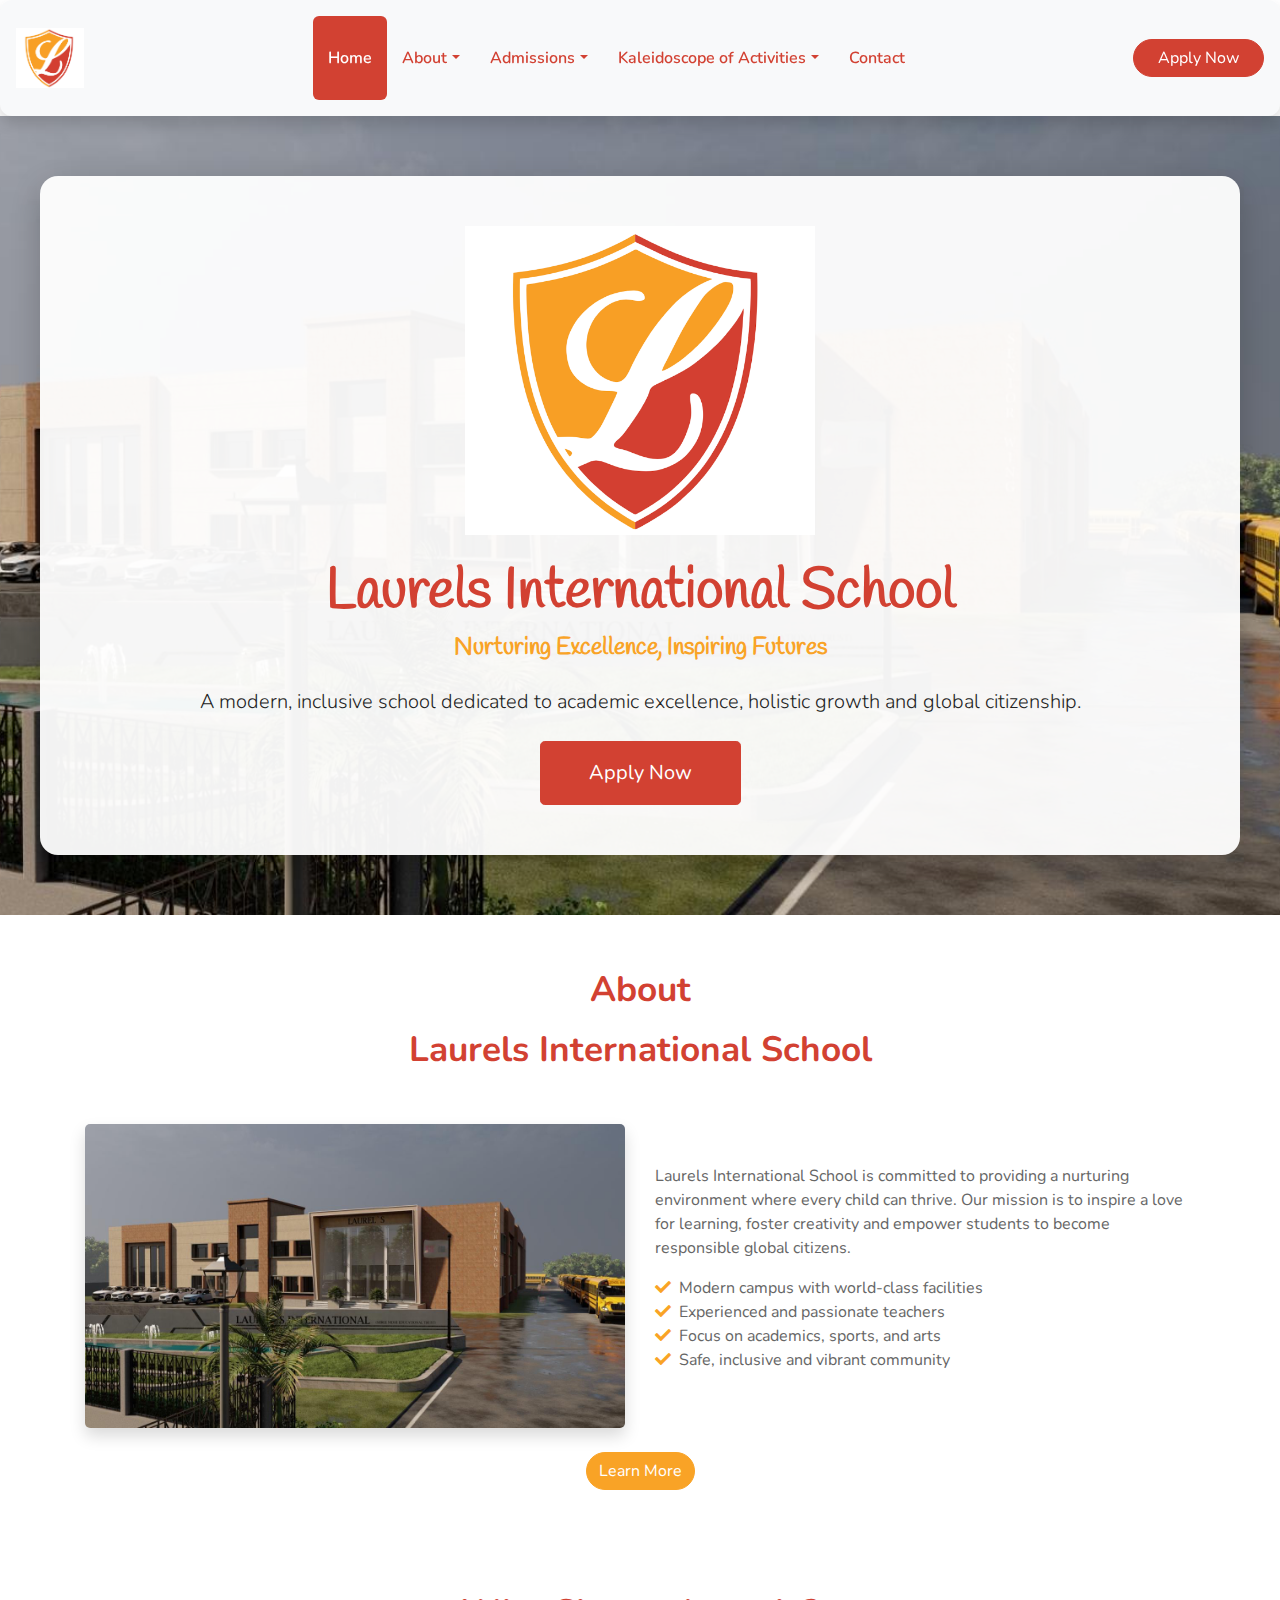
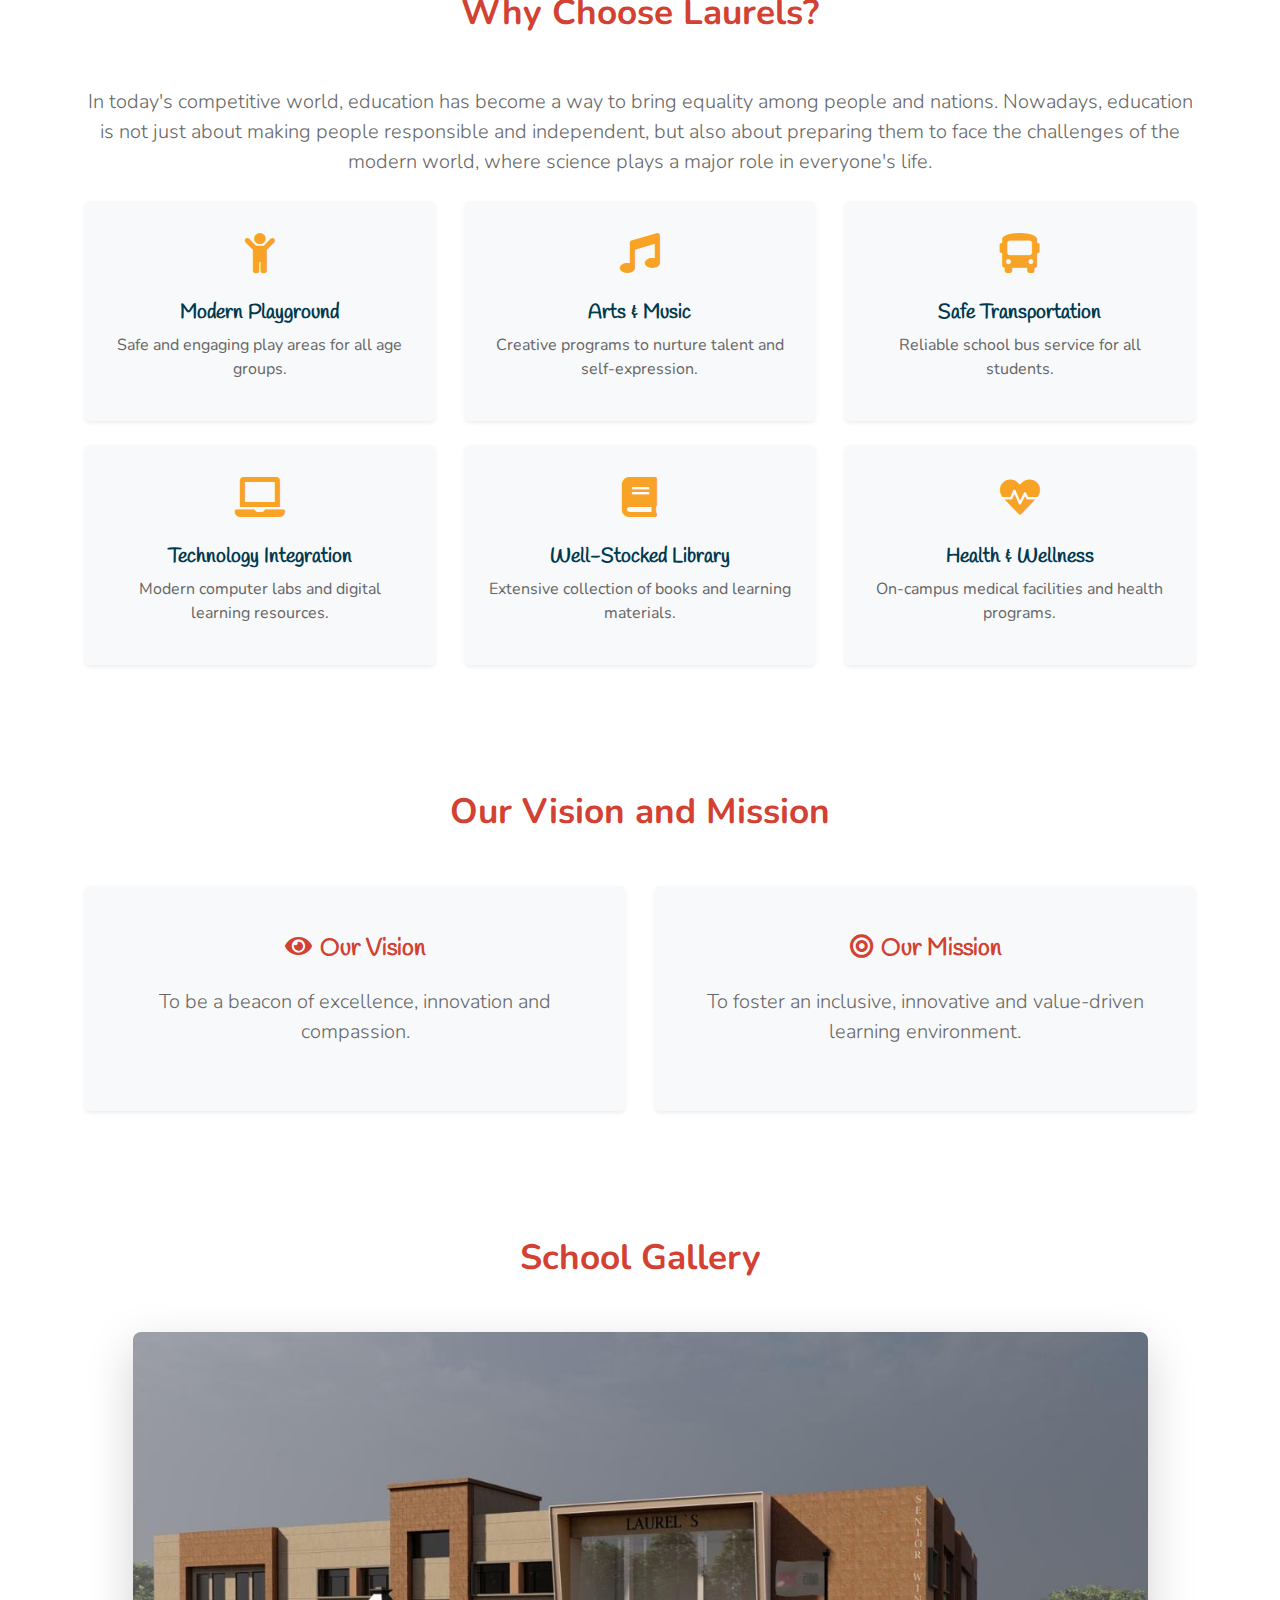
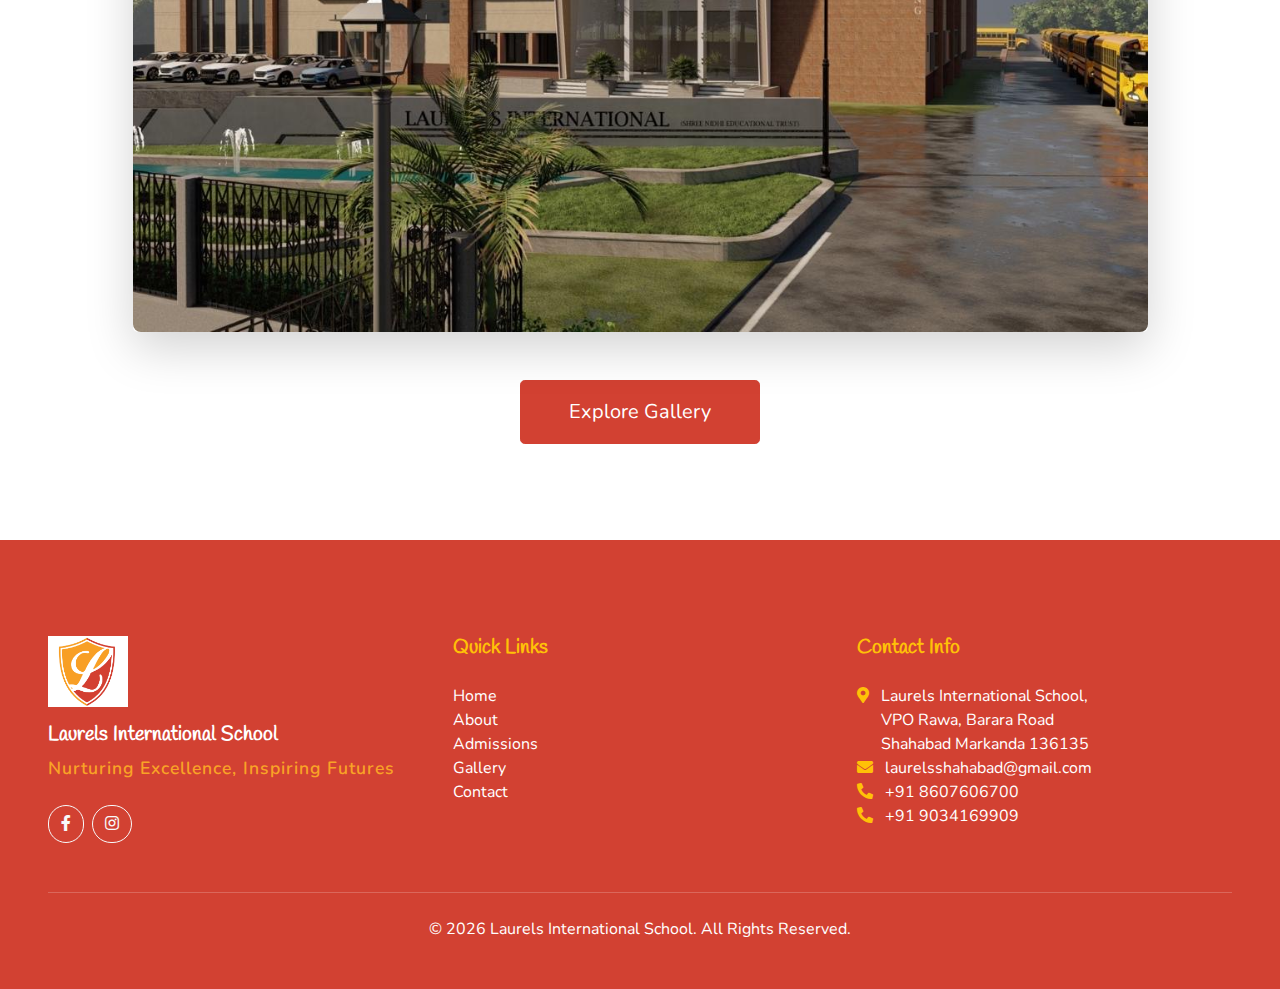
<file: index.html>
<!DOCTYPE html>
<html lang="en">

<head>
    <meta charset="utf-8">
    <title>Laurels International School</title>
    <meta content="width=device-width, initial-scale=1.0" name="viewport">
    <meta content="Laurels International School, Best School, Modern Education" name="keywords">
    <meta content="Welcome to Laurels International School - Nurturing Excellence, Inspiring Futures" name="description">

    <!-- Favicon -->
    <link rel="icon" href="assets/images/logo.png" type="image/png">

    <!-- Google Web Fonts -->
    <link rel="preconnect" href="https://fonts.gstatic.com">
    <link href="https://fonts.googleapis.com/css2?family=Handlee&family=Nunito&display=swap" rel="stylesheet">

    <!-- Font Awesome -->
    <link href="https://cdnjs.cloudflare.com/ajax/libs/font-awesome/5.10.0/css/all.min.css" rel="stylesheet">

    <!-- Flaticon Font -->
    <link href="lib/flaticon/font/flaticon.css" rel="stylesheet">

    <!-- Libraries Stylesheet -->
    <link href="lib/owlcarousel/assets/owl.carousel.min.css" rel="stylesheet">
    <link href="lib/lightbox/css/lightbox.min.css" rel="stylesheet">

    <!-- Customized Bootstrap Stylesheet -->
    <link href="css/style.css" rel="stylesheet">
    <style>
        .hero-bg {
            background: url('assets/images/main school building.JPG') center/cover no-repeat;
            min-height: 600px;
            position: relative;
            display: flex;
            align-items: center;
            justify-content: center;
            padding: 60px 0;
        }
        .hero-overlay {
            background: rgba(255,255,255,0.95);
            border-radius: 18px;
            padding: 50px 40px;
            width: 100%;
            max-width: 1200px;
            box-shadow: 0 10px 30px rgba(0,0,0,0.2);
        }
        .navbar-brand img {
            max-height: 60px;
        }
        .section-title {
            font-size: 2.2rem;
            color: #D24132;
            font-weight: 700;
            margin-bottom: 1rem;
        }
        .custom-title {
            font-size: 2.2rem;
            color: #D24132;
            font-weight: 700;
            margin-bottom: 1rem;
            text-align: center;
        }
        .facility-icon {
            font-size: 2.5rem;
            color: #F9A326;
        }
        .gallery-item {
            transition: all 0.3s ease;
            cursor: pointer;
        }
        .gallery-item:hover {
            transform: translateY(-5px);
            box-shadow: 0 10px 25px rgba(0,0,0,0.2) !important;
        }
        .gallery-overlay {
            position: absolute;
            top: 0;
            left: 0;
            right: 0;
            bottom: 0;
            background: rgba(217, 65, 50, 0.8);
            opacity: 0;
            transition: all 0.3s ease;
        }
        .gallery-item:hover .gallery-overlay {
            opacity: 1;
        }
        .gallery-overlay h6 {
            font-weight: 600;
            margin-bottom: 8px;
        }
        .gallery-overlay p {
            font-size: 0.875rem;
        }
        @media (max-width: 768px) {
            .hero-bg {
                min-height: 500px;
                padding: 40px 0;
            }
            .hero-overlay {
                padding: 30px 20px;
                margin: 0 15px;
            }
            .gallery-stats {
                flex-direction: column;
                gap: 8px;
            }
            .stat-item {
                font-size: 0.7rem;
                padding: 6px 10px;
            }
        }
        @media (max-width: 576px) {
            .hero-bg {
                min-height: 450px;
                padding: 30px 0;
            }
            .hero-overlay {
                padding: 25px 15px;
                margin: 0 10px;
            }
            .gallery-nav .btn {
                margin: 5px;
                font-size: 0.9rem;
            }
        }
        
        /* Innovative Gallery Styles */
        .gallery-nav .btn {
            border-radius: 25px;
            transition: all 0.3s ease;
            border-width: 2px;
        }
        .gallery-nav .btn.active {
            background: linear-gradient(45deg, #F9A326, #D24132);
            border-color: transparent;
            color: white;
            transform: scale(1.05);
        }
        .gallery-nav .btn:hover {
            transform: translateY(-2px);
            box-shadow: 0 5px 15px rgba(0,0,0,0.2);
        }
        
        .gallery-card-large, .gallery-card-medium, .gallery-card-small {
            transition: all 0.4s cubic-bezier(0.175, 0.885, 0.32, 1.275);
            cursor: pointer;
            position: relative;
        }
        
        .gallery-card-large:hover, .gallery-card-medium:hover, .gallery-card-small:hover {
            transform: translateY(-10px) scale(1.02);
            box-shadow: 0 20px 40px rgba(0,0,0,0.3) !important;
        }
        
        .gallery-content-overlay {
            position: absolute;
            top: 0;
            left: 0;
            right: 0;
            bottom: 0;
            background: linear-gradient(135deg, rgba(217, 65, 50, 0.9), rgba(249, 163, 38, 0.8));
            opacity: 0;
            transition: all 0.4s ease;
            display: flex;
            align-items: center;
            justify-content: center;
        }
        
        .gallery-card-large:hover .gallery-content-overlay,
        .gallery-card-medium:hover .gallery-content-overlay,
        .gallery-card-small:hover .gallery-content-overlay {
            opacity: 1;
        }
        
        .content-wrapper {
            text-align: center;
            padding: 20px;
            transform: translateY(20px);
            transition: all 0.4s ease;
        }
        
        .gallery-card-large:hover .content-wrapper,
        .gallery-card-medium:hover .content-wrapper,
        .gallery-card-small:hover .content-wrapper {
            transform: translateY(0);
        }
        
        .gallery-stats {
            display: flex;
            justify-content: space-around;
            margin-top: 15px;
        }
        
        .stat-item {
            background: rgba(255,255,255,0.2);
            padding: 8px 12px;
            border-radius: 20px;
            font-size: 0.8rem;
            backdrop-filter: blur(10px);
        }
        
        .gallery-badge {
            background: rgba(255,255,255,0.9);
            color: #D24132;
            padding: 4px 12px;
            border-radius: 15px;
            font-size: 0.75rem;
            font-weight: 600;
            display: inline-block;
            margin-top: 10px;
        }
        
        .gallery-cta {
            background: linear-gradient(135deg, #f8f9fa, #e9ecef);
            padding: 40px;
            border-radius: 20px;
            border: 2px solid transparent;
            background-clip: padding-box;
            position: relative;
        }
        
        .gallery-cta::before {
            content: '';
            position: absolute;
            top: 0;
            left: 0;
            right: 0;
            bottom: 0;
            background: linear-gradient(45deg, #F9A326, #D24132);
            border-radius: 20px;
            z-index: -1;
            opacity: 0;
            transition: opacity 0.3s ease;
        }
        
        .gallery-cta:hover::before {
            opacity: 0.1;
        }
        
        /* Staggered Animation for Gallery Items */
        .gallery-showcase > div:nth-child(1) { animation-delay: 0.1s; }
        .gallery-showcase .row > div:nth-child(1) { animation-delay: 0.2s; }
        .gallery-showcase .row > div:nth-child(2) { animation-delay: 0.3s; }
        .gallery-showcase .row > div:nth-child(3) { animation-delay: 0.4s; }
        .gallery-showcase .row > div:nth-child(4) { animation-delay: 0.5s; }
        .gallery-showcase .row > div:nth-child(5) { animation-delay: 0.6s; }
        
        .gallery-showcase > div {
            animation: fadeInUp 0.6s ease forwards;
            opacity: 0;
        }
        
        @keyframes fadeInUp {
            from {
                opacity: 0;
                transform: translateY(30px);
            }
            to {
                opacity: 1;
                transform: translateY(0);
            }
        }
        
        @media (max-width: 768px) {
        }
        
        .navbar .nav-link.active, .navbar .nav-link:hover {
            color: var(--primary-white) !important;
            background: var(--primary-red) !important;
            border-radius: 6px;
            transition: all 0.3s ease;
        }
        
        /* Remove dropdown styles */
        .dropdown-menu {
            display: none;
        }
        
        /* Fix dropdown hover behavior */
        .dropdown:hover .dropdown-menu {
            display: block;
        }
        
        .dropdown-menu {
            border: none;
            box-shadow: 0 5px 15px rgba(0,0,0,0.1);
            border-radius: 8px;
        }
        
        .dropdown-item {
            padding: 10px 20px;
            color: #666;
            transition: all 0.3s ease;
        }
        
        .dropdown-item:hover {
            background: linear-gradient(45deg, #F9A326, #D24132);
            color: white;
            transform: translateX(5px);
        }
        
        .dropdown-toggle::after {
            margin-left: 5px;
        }
        
    
    </style>
</head>

<body>
    <!-- Navbar Start -->
    <nav class="navbar navbar-expand-lg bg-light navbar-light py-3 shadow sticky-top">
        <a href="index.html" class="navbar-brand font-weight-bold">
            <img src="assets/images/logo.png" alt="Laurels International School Logo" style="max-height: 60px;">
        </a>
        <button type="button" class="navbar-toggler" data-toggle="collapse" data-target="#navbarCollapse">
            <span class="navbar-toggler-icon"></span>
        </button>
        <div class="collapse navbar-collapse justify-content-between" id="navbarCollapse">
            <div class="navbar-nav font-weight-bold mx-auto py-0">
                <a href="index.html" class="nav-item nav-link active">Home</a>
                <div class="nav-item dropdown">
                    <a href="#" class="nav-link dropdown-toggle" data-toggle="dropdown">About</a>
                    <div class="dropdown-menu">
                        <a class="dropdown-item" href="about.html">About Us</a>
                        <a class="dropdown-item" href="patrons-message.html">Director's Message</a>
                        <a class="dropdown-item" href="directors-message.html">Principal's Message</a>
                        <a class="dropdown-item" href="curriculum.html">Curriculum</a>
                        <a class="dropdown-item" href="mandatory-disclosure.html">Mandatory Public Disclosure</a>
                    </div>
                </div>
                <div class="nav-item dropdown">
                    <a href="#" class="nav-link dropdown-toggle" data-toggle="dropdown">Admissions</a>
                    <div class="dropdown-menu">
                        <a href="admission.html" class="dropdown-item">Apply Now</a>
                        <a href="fees.html" class="dropdown-item">Fee Structure</a>
                        <a href="assets/pdfs/prospectus.pdf" class="dropdown-item" target="_blank">Download Prospectus</a>
                    </div>
                </div>
                <div class="nav-item dropdown">
                    <a href="#" class="nav-link dropdown-toggle" data-toggle="dropdown">Kaleidoscope of Activities</a>
                    <div class="dropdown-menu">
                        <a href="gallery.html" class="dropdown-item">Gallery</a>
                        <a href="house-system.html" class="dropdown-item">House System</a>
                        <a href="sports.html" class="dropdown-item">Sports</a>
                    </div>
                </div>
                <a href="contact.html" class="nav-item nav-link">Contact</a>
            </div>
            <a href="admission.html" class="btn btn-primary px-4">Apply Now</a>
        </div>
    </nav>
    <!-- Navbar End -->

    <!-- Hero Section Start -->
    <div class="container-fluid hero-bg">
        <div class="hero-overlay text-center">
            <img src="assets/images/logo.png" alt="Laurels International School" style="max-width: 350px; width: 100%; margin-bottom: 24px;">
            <h1 class="display-4 font-weight-bold" style="color: #D24132;">Laurels International School</h1>
            <h4 class="mb-4 mt-2" style="color: #F9A326;">Nurturing Excellence, Inspiring Futures</h4>
            <p class="lead mb-4" style="color: #222;">A modern, inclusive school dedicated to academic excellence, holistic growth and global citizenship.</p>
            <a href="admission.html" class="btn btn-primary btn-lg px-5 py-3">Apply Now</a>
        </div>
    </div>
    <!-- Hero Section End -->

    <!-- About Section Start -->
    <div class="container py-5">
        <div class="text-center mb-5">
            <div class="custom-title mb-2">About</div>
            <div class="custom-title">Laurels International School</div>
        </div>
        <div class="row align-items-center mb-4">
            <div class="col-lg-6 mb-4 mb-lg-0">
                <img class="img-fluid rounded shadow" src="assets/images/main school building.JPG" alt="School Building">
            </div>
            <div class="col-lg-6">
                <p>Laurels International School is committed to providing a nurturing environment where every child can thrive. Our mission is to inspire a love for learning, foster creativity and empower students to become responsible global citizens.</p>
                <ul class="list-unstyled mt-3">
                    <li><i class="fa fa-check mr-2" style="color: #F9A326;"></i>Modern campus with world-class facilities</li>
                    <li><i class="fa fa-check mr-2" style="color: #F9A326;"></i>Experienced and passionate teachers</li>
                    <li><i class="fa fa-check mr-2" style="color: #F9A326;"></i>Focus on academics, sports, and arts</li>
                    <li><i class="fa fa-check mr-2" style="color: #F9A326;"></i>Safe, inclusive and vibrant community</li>
                </ul>
            </div>
        </div>
        <div class="text-center">
            <a href="about.html" class="btn btn-secondary">Learn More</a>
        </div>
    </div>
    <!-- About Section End -->

    <!-- Facilities Section Start -->
    <div class="container py-5">
        <div class="text-center mb-5">
            <div class="custom-title">Why Choose Laurels?</div>
        </div>
        <div class="text-center mb-4">
            <p class="lead">In today's competitive world, education has become a way to bring equality among people and nations. Nowadays, education is not just about making people responsible and independent, but also about preparing them to face the challenges of the modern world, where science plays a major role in everyone's life.</p>
        </div>
        <div class="row text-center">
            <div class="col-md-4 mb-4">
                <div class="p-4 bg-light rounded shadow-sm h-100">
                    <div class="facility-icon mb-3"><i class="fa fa-child"></i></div>
                    <h5>Modern Playground</h5>
                    <p>Safe and engaging play areas for all age groups.</p>
                </div>
            </div>
            <div class="col-md-4 mb-4">
                <div class="p-4 bg-light rounded shadow-sm h-100">
                    <div class="facility-icon mb-3"><i class="fa fa-music"></i></div>
                    <h5>Arts & Music</h5>
                    <p>Creative programs to nurture talent and self-expression.</p>
                </div>
            </div>
            <div class="col-md-4 mb-4">
                <div class="p-4 bg-light rounded shadow-sm h-100">
                    <div class="facility-icon mb-3"><i class="fa fa-bus"></i></div>
                    <h5>Safe Transportation</h5>
                    <p>Reliable school bus service for all students.</p>
                </div>
            </div>
            <div class="col-md-4 mb-4">
                <div class="p-4 bg-light rounded shadow-sm h-100">
                    <div class="facility-icon mb-3"><i class="fa fa-laptop"></i></div>
                    <h5>Technology Integration</h5>
                    <p>Modern computer labs and digital learning resources.</p>
                </div>
            </div>
            <div class="col-md-4 mb-4">
                <div class="p-4 bg-light rounded shadow-sm h-100">
                    <div class="facility-icon mb-3"><i class="fa fa-book"></i></div>
                    <h5>Well-Stocked Library</h5>
                    <p>Extensive collection of books and learning materials.</p>
                </div>
            </div>
            <div class="col-md-4 mb-4">
                <div class="p-4 bg-light rounded shadow-sm h-100">
                    <div class="facility-icon mb-3"><i class="fa fa-heartbeat"></i></div>
                    <h5>Health & Wellness</h5>
                    <p>On-campus medical facilities and health programs.</p>
                </div>
            </div>
        </div>
    </div>
    <!-- Facilities Section End -->

    <!-- Our Vision and Mission Section Start -->
    <div class="container py-5">
        <div class="text-center mb-5">
            <div class="custom-title">Our Vision and Mission</div>
        </div>
        <div class="row">
            <div class="col-lg-6 mb-4">
                <div class="p-5 bg-light rounded shadow-sm h-100">
                    <h4 class="mb-4 text-center" style="color: #D24132;"><i class="fa fa-eye mr-2"></i>Our Vision</h4>
                    <p class="lead text-center">To be a beacon of excellence, innovation and compassion.</p>
                </div>
            </div>
            <div class="col-lg-6 mb-4">
                <div class="p-5 bg-light rounded shadow-sm h-100">
                    <h4 class="mb-4 text-center" style="color: #D24132;"><i class="fa fa-bullseye mr-2"></i>Our Mission</h4>
                    <p class="lead text-center">To foster an inclusive, innovative and value-driven learning environment.</p>
                </div>
            </div>
        </div>
    </div>
    <!-- Our Vision and Mission Section End -->

    <!-- School Gallery Section Start -->
    <div class="container py-5">
        <div class="text-center mb-5">
            <div class="custom-title">School Gallery</div>
        </div>

        <!-- Main Campus Photo -->
        <div class="row justify-content-center">
            <div class="col-lg-11 col-md-12">
                <div class="gallery-card-large position-relative overflow-hidden rounded-lg shadow-lg">
                    <img src="assets/images/main school building.JPG" alt="Main Campus" class="img-fluid w-100" style="height: 600px; object-fit: cover;">
                    <div class="gallery-content-overlay">
                        <div class="content-wrapper">
                            <h4 class="text-white mb-2">Main Campus</h4>
                            <p class="text-white mb-3">Our beautiful and modern school building designed to inspire learning</p>
                            <div class="gallery-stats">
                                <span class="stat-item"><i class="fa fa-building"></i> 17+ Classrooms</span>
                                <span class="stat-item"><i class="fa fa-users"></i> 300+ Students</span>
                            </div>
                        </div>
                    </div>
                </div>
            </div>
        </div>

        <!-- Explore Gallery Button -->
        <div class="text-center mt-5">
            <a href="gallery.html" class="btn btn-primary btn-lg px-5 py-3">Explore Gallery</a>
        </div>
    </div>
    <!-- School Gallery Section End -->

    <!-- Footer Start -->
    <footer class="container-fluid text-white mt-5 py-5 px-sm-3 px-md-5" style="background: #D24132;">
        <div class="row pt-5">
            <div class="col-lg-4 col-md-6 mb-5">
                <img src="assets/images/logo.png" alt="Laurels International School Logo" style="max-width: 80px;">
                <h5 class="mt-3 text-white">Laurels International School</h5>
                <p class="footer-slogan">Nurturing Excellence, Inspiring Futures</p>
                <div class="d-flex justify-content-start mt-4">
                    <a class="btn btn-outline-light btn-circle mr-2" href="https://www.facebook.com/kidzeeshahabadmarkanda" target="_blank"><i class="fab fa-facebook-f"></i></a>
                    <a class="btn btn-outline-light btn-circle" href="https://www.instagram.com/laurels_shahabad__/" target="_blank"><i class="fab fa-instagram"></i></a>
                </div>
            </div>
            <div class="col-lg-4 col-md-6 mb-5">
                <h5 class="text-warning mb-4">Quick Links</h5>
                <ul class="list-unstyled">
                    <li><a class="text-white" href="index.html">Home</a></li>
                    <li><a class="text-white" href="about.html">About</a></li>
                    <li><a class="text-white" href="admission.html">Admissions</a></li>
                    <li><a class="text-white" href="gallery.html">Gallery</a></li>
                    <li><a class="text-white" href="contact.html">Contact</a></li>
                </ul>
            </div>
            <div class="col-lg-4 col-md-12 mb-5">
                <h5 class="text-warning mb-4">Contact Info</h5>
                <ul class="list-unstyled">
                    <li><i class="fa fa-map-marker-alt text-warning mr-2"></i> Laurels International School,<br>&nbsp;&nbsp;&nbsp;&nbsp;&nbsp;&nbsp;VPO Rawa, Barara Road<br>&nbsp;&nbsp;&nbsp;&nbsp;&nbsp;&nbsp;Shahabad Markanda 136135</li>
                    <li><i class="fa fa-envelope text-warning mr-2"></i> <a href="mailto:laurelsshahabad@gmail.com" class="text-white">laurelsshahabad@gmail.com</a></li>
                    <li><i class="fa fa-phone-alt text-warning mr-2"></i> <a href="tel:+918607606700" class="text-white">+91 8607606700</a></li>
                    <li><i class="fa fa-phone-alt text-warning mr-2"></i> <a href="tel:+919034169909" class="text-white">+91 9034169909</a></li>
                </ul>
            </div>
        </div>
        <div class="container-fluid pt-4" style="border-top: 1px solid rgba(255, 255, 255, 0.2);">
            <p class="m-0 text-center text-white">
                &copy; <span id="year"></span> Laurels International School. All Rights Reserved.
            </p>
        </div>
    </footer>
    <!-- Footer End -->

    <script>
        document.getElementById('year').textContent = new Date().getFullYear();
        
        // Gallery Filter Functionality
        document.addEventListener('DOMContentLoaded', function() {
            const filterButtons = document.querySelectorAll('.gallery-nav .btn');
            const galleryItems = document.querySelectorAll('[data-category]');
            
            filterButtons.forEach(button => {
                button.addEventListener('click', function() {
                    // Remove active class from all buttons
                    filterButtons.forEach(btn => btn.classList.remove('active'));
                    // Add active class to clicked button
                    this.classList.add('active');
                    
                    const filter = this.getAttribute('data-filter');
                    
                    galleryItems.forEach(item => {
                        if (filter === 'all' || item.getAttribute('data-category') === filter) {
                            item.style.display = 'block';
                            item.style.animation = 'fadeInUp 0.6s ease forwards';
                        } else {
                            item.style.display = 'none';
                        }
                    });
                });
            });
            

        });
    </script>
    <!-- JavaScript Libraries -->
    <script src="https://code.jquery.com/jquery-3.4.1.min.js"></script>
    <script src="https://stackpath.bootstrapcdn.com/bootstrap/4.4.1/js/bootstrap.bundle.min.js"></script>
    <script src="lib/easing/easing.min.js"></script>
    <script src="lib/owlcarousel/owl.carousel.min.js"></script>
    <script src="lib/isotope/isotope.pkgd.min.js"></script>
    <script src="lib/lightbox/js/lightbox.min.js"></script>
    <!-- Contact Javascript File -->
    <script src="mail/jqBootstrapValidation.min.js"></script>
    <script src="mail/contact.js"></script>
    <!-- Template Javascript -->
    <script src="js/main.js"></script>
</body>

</html>
</file>
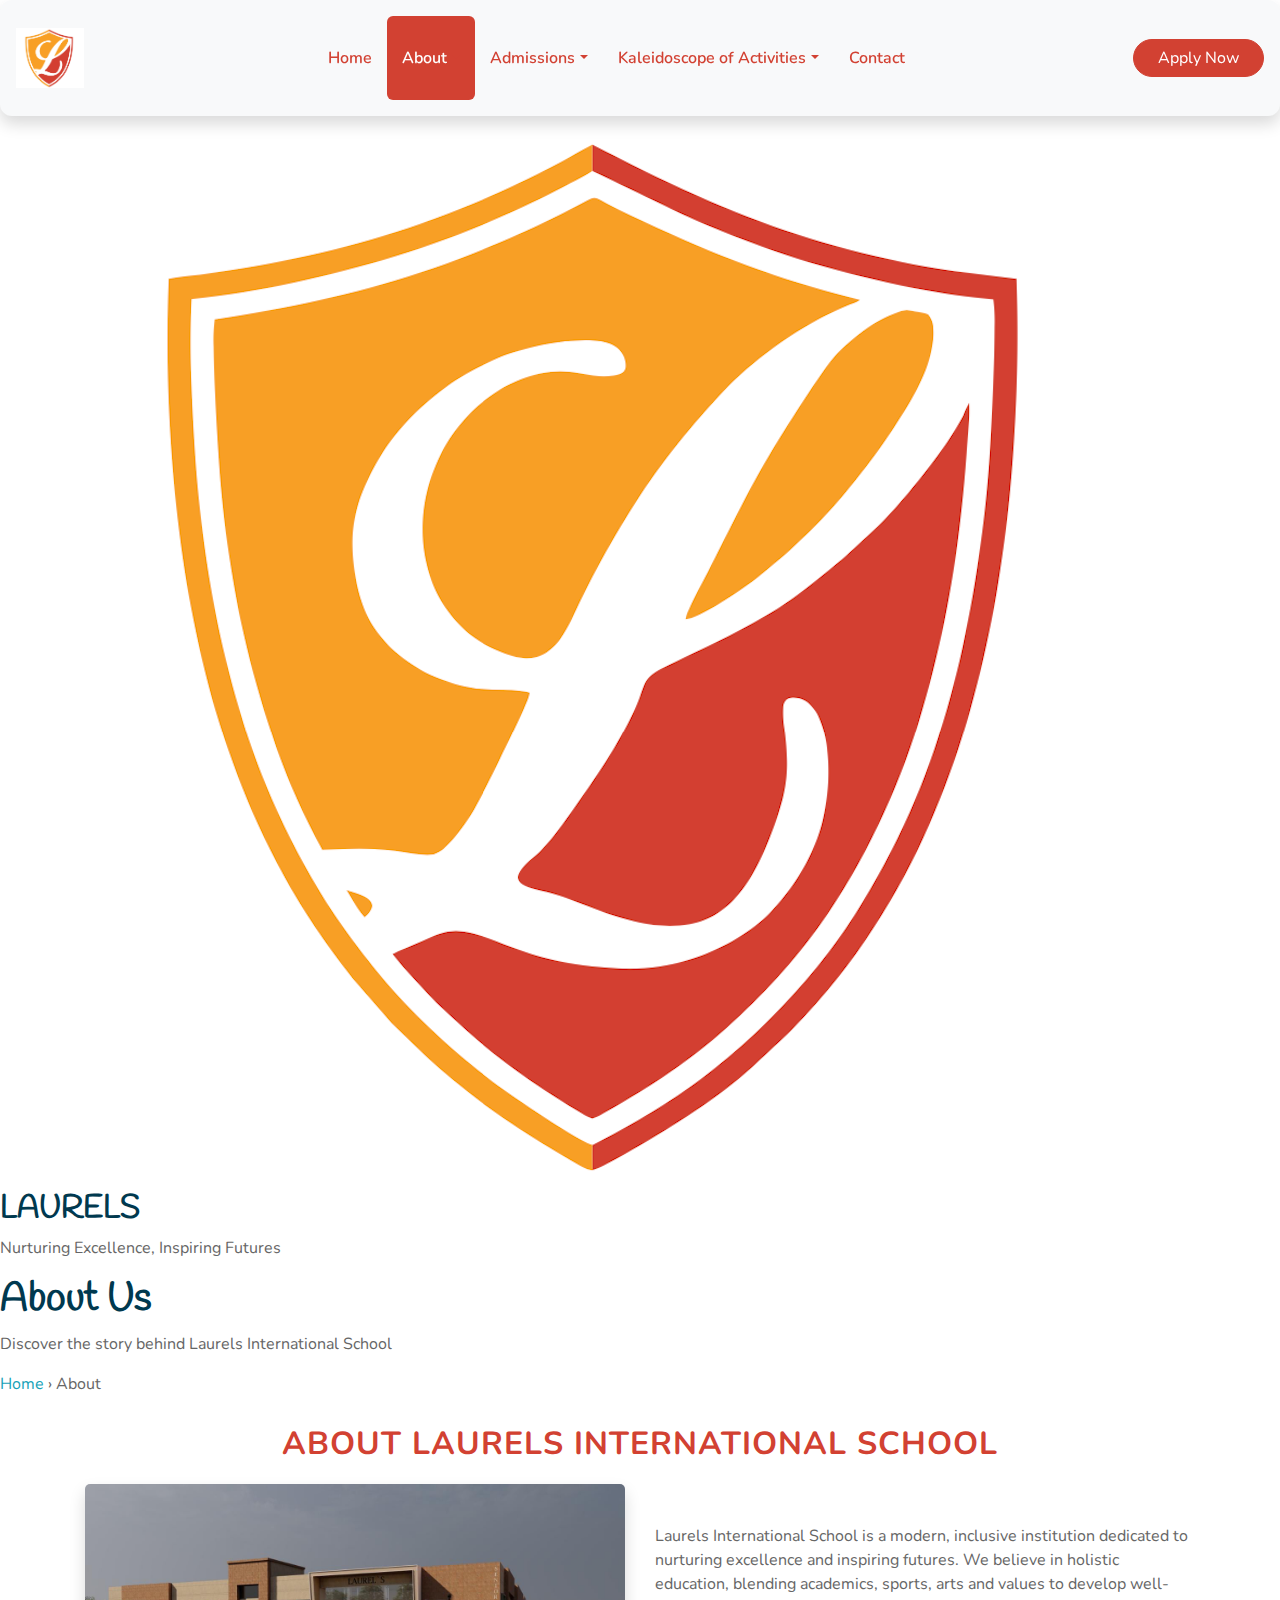
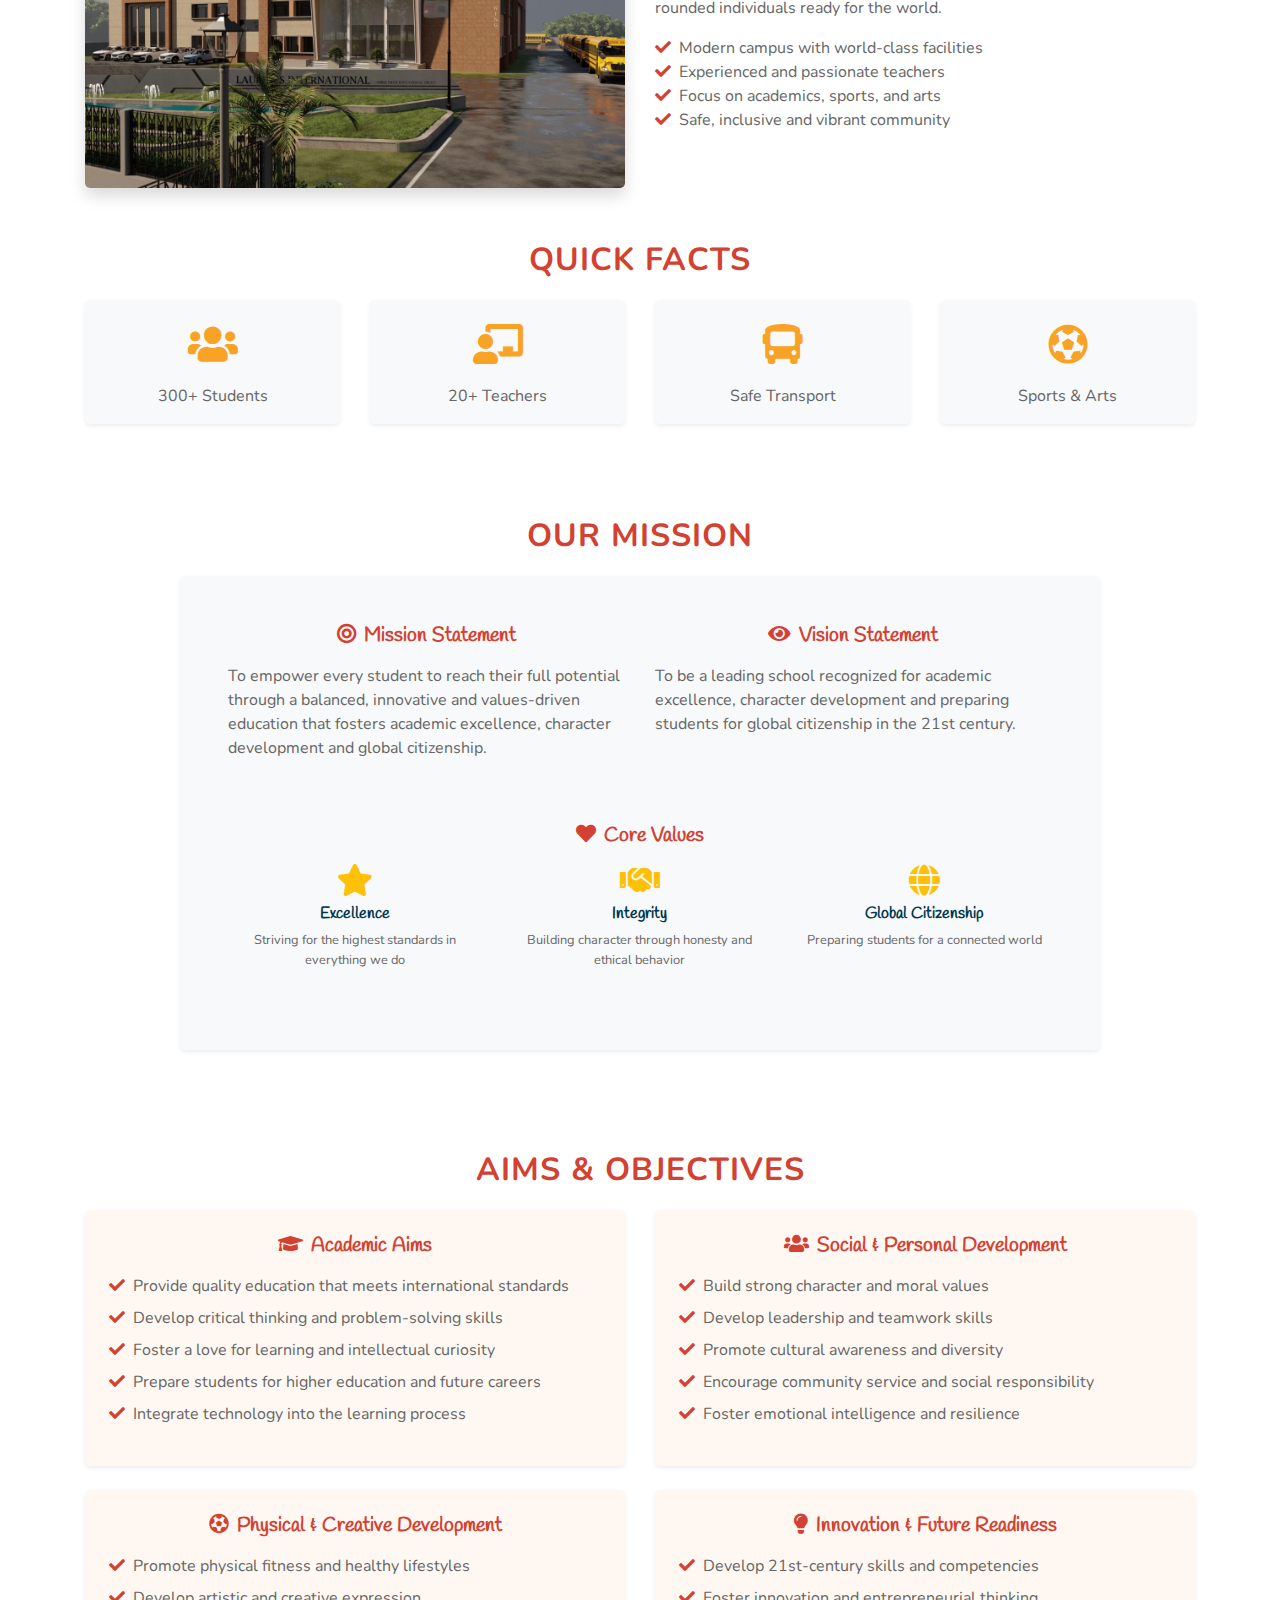
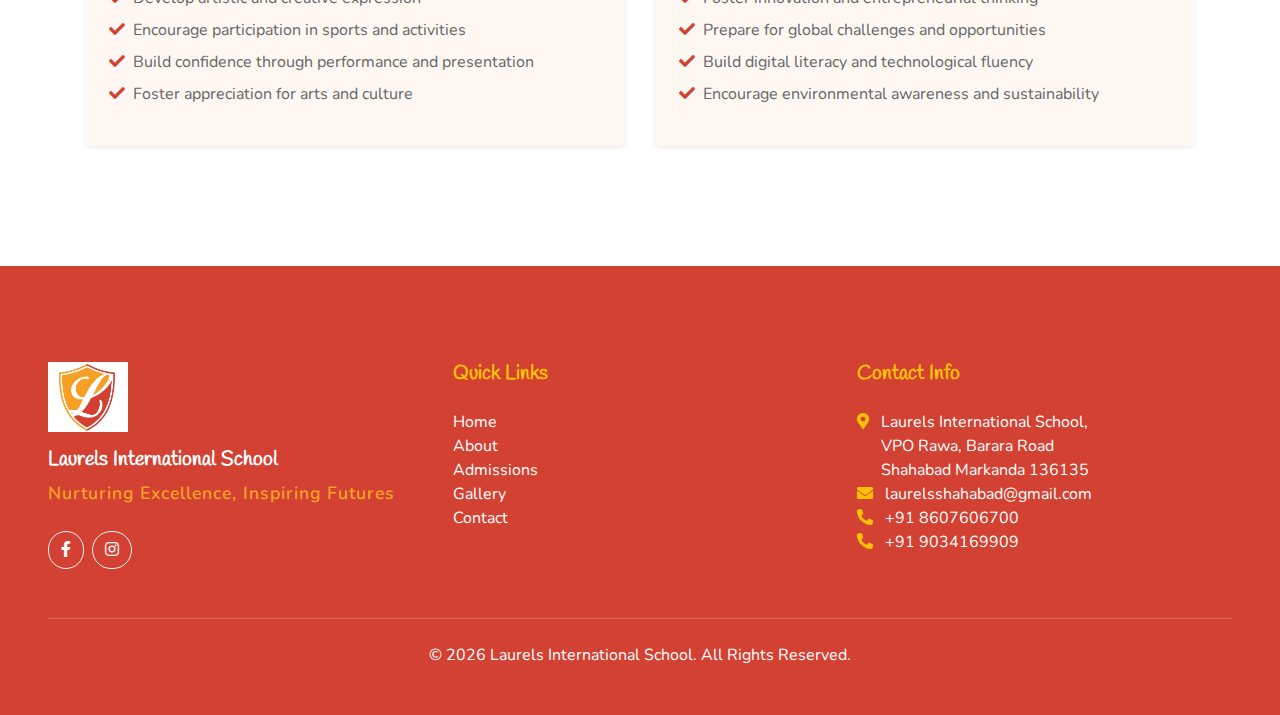
<file: about.html>
<!DOCTYPE html>
<html lang="en">

<head>
    <meta charset="utf-8">
    <title>About | Laurels International School</title>
    <meta content="width=device-width, initial-scale=1.0" name="viewport">
    <meta content="About Laurels International School, Mission, Vision, Principal" name="keywords">
    <meta content="Learn about Laurels International School, our mission, vision, and leadership." name="description">

    <!-- Favicon -->
    <link rel="icon" href="img/logo.png" type="image/png">

    <!-- Google Web Fonts -->
    <link rel="preconnect" href="https://fonts.gstatic.com">
    <link href="https://fonts.googleapis.com/css2?family=Handlee&family=Nunito&display=swap" rel="stylesheet">

    <!-- Font Awesome -->
    <link href="https://cdnjs.cloudflare.com/ajax/libs/font-awesome/5.10.0/css/all.min.css" rel="stylesheet">

    <!-- Flaticon Font -->
    <link href="lib/flaticon/font/flaticon.css" rel="stylesheet">

    <!-- Libraries Stylesheet -->
    <link href="lib/owlcarousel/assets/owl.carousel.min.css" rel="stylesheet">
    <link href="lib/lightbox/css/lightbox.min.css" rel="stylesheet">

    <!-- Customized Bootstrap Stylesheet -->
    <link href="css/style.css" rel="stylesheet">

    <style>
        .section-title { font-size: 2rem; color: #D24132; font-weight: 700; margin-bottom: 1rem; }
        @media (max-width: 600px) {
            .section-title { font-size: 1.3rem; }
        }
    </style>
</head>

<body>
    <!-- Navbar Start -->
    <nav class="navbar navbar-expand-lg bg-light navbar-light py-3 shadow sticky-top">
        <a href="index.html" class="navbar-brand font-weight-bold">
            <img src="img/logo.png" alt="Laurels International School Logo" style="max-height: 60px;">
        </a>
        <button type="button" class="navbar-toggler" data-toggle="collapse" data-target="#navbarCollapse">
            <span class="navbar-toggler-icon"></span>
        </button>
        <div class="collapse navbar-collapse justify-content-between" id="navbarCollapse">
            <div class="navbar-nav font-weight-bold mx-auto py-0">
                <a href="index.html" class="nav-item nav-link">Home</a>
                <div class="nav-item dropdown">
                    <a href="#" class="nav-link dropdown-toggle active" data-toggle="dropdown">About</a>
                    <div class="dropdown-menu">
                        <a class="dropdown-item active" href="about.html">About Us</a>
                        <a class="dropdown-item" href="patrons-message.html">Director's Message</a>
                        <a class="dropdown-item" href="directors-message.html">Principal's Message</a>
                        <a class="dropdown-item" href="curriculum.html">Curriculum</a>
                        <a class="dropdown-item" href="mandatory-disclosure.html">Mandatory Public Disclosure</a>
                    </div>
                </div>
                <div class="nav-item dropdown">
                    <a href="#" class="nav-link dropdown-toggle" data-toggle="dropdown">Admissions</a>
                    <div class="dropdown-menu">
                        <a href="admission.html" class="dropdown-item">Apply Now</a>
                        <a href="fees.html" class="dropdown-item">Fee Structure</a>
                        <a href="prospectus.pdf" class="dropdown-item" target="_blank">Download Prospectus</a>
                    </div>
                </div>
                <div class="nav-item dropdown">
                    <a href="#" class="nav-link dropdown-toggle" data-toggle="dropdown">Kaleidoscope of Activities</a>
                    <div class="dropdown-menu">
                        <a href="gallery.html" class="dropdown-item">Gallery</a>
                        <a href="house-system.html" class="dropdown-item">House System</a>
                        <a href="sports.html" class="dropdown-item">Sports</a>
                    </div>
                </div>
                <a href="contact.html" class="nav-item nav-link">Contact</a>
            </div>
            <a href="admission.html" class="btn btn-primary px-4">Apply Now</a>
        </div>
    </nav>
    <!-- Navbar End -->

    <!-- Page Header -->
    <div class="page-header">
        <div class="page-header-content">
            <div class="school-brand">
                <div class="school-logo">
                    <img src="img/logo.png" alt="Laurels International School">
                </div>
                <div class="school-info">
                    <h2>LAURELS</h2>
                    <p class="tagline">Nurturing Excellence, Inspiring Futures</p>
                </div>
            </div>
            <div class="page-info">
                <h1>About Us</h1>
                <p class="page-subtitle">Discover the story behind Laurels International School</p>
                <div class="breadcrumb-nav">
                    <a href="index.html">Home</a>
                    <span class="separator">›</span>
                    <span>About</span>
                </div>
            </div>
        </div>
    </div>

    <!-- About Section -->
    <div class="container py-4">
        <div class="section-title text-center">About Laurels International School</div>
        <div class="row align-items-center">
            <div class="col-md-6 mb-4 mb-md-0">
                <img class="img-fluid rounded shadow" src="img/main school building.JPG" alt="School Building">
            </div>
            <div class="col-md-6">
                <p>Laurels International School is a modern, inclusive institution dedicated to nurturing excellence and inspiring futures. We believe in holistic education, blending academics, sports, arts and values to develop well-rounded individuals ready for the world.</p>
                <ul class="list-unstyled mt-3">
                    <li><i class="fa fa-check mr-2" style="color: #D24132;"></i>Modern campus with world-class facilities</li>
                    <li><i class="fa fa-check mr-2" style="color: #D24132;"></i>Experienced and passionate teachers</li>
                    <li><i class="fa fa-check mr-2" style="color: #D24132;"></i>Focus on academics, sports, and arts</li>
                    <li><i class="fa fa-check mr-2" style="color: #D24132;"></i>Safe, inclusive and vibrant community</li>
                </ul>
            </div>
        </div>
    </div>

    <!-- Quick Facts -->
    <div class="container py-4">
        <div class="section-title text-center">Quick Facts</div>
        <div class="row text-center">
            <div class="col-6 col-md-3 mb-3">
                <div class="bg-light p-3 rounded shadow-sm">
                    <div class="facility-icon mb-2"><i class="fa fa-users"></i></div>
                    <div>300+ Students</div>
                </div>
            </div>
            <div class="col-6 col-md-3 mb-3">
                <div class="bg-light p-3 rounded shadow-sm">
                    <div class="facility-icon mb-2"><i class="fa fa-chalkboard-teacher"></i></div>
                    <div>20+ Teachers</div>
                </div>
            </div>
            <div class="col-6 col-md-3 mb-3">
                <div class="bg-light p-3 rounded shadow-sm">
                    <div class="facility-icon mb-2"><i class="fa fa-bus"></i></div>
                    <div>Safe Transport</div>
                </div>
            </div>
            <div class="col-6 col-md-3 mb-3">
                <div class="bg-light p-3 rounded shadow-sm">
                    <div class="facility-icon mb-2"><i class="fa fa-futbol"></i></div>
                    <div>Sports & Arts</div>
                </div>
            </div>
        </div>
    </div>

    <!-- Our Mission Section -->
    <div id="our-mission" class="container py-5">
        <div class="section-title text-center">Our Mission</div>
        <div class="row justify-content-center">
            <div class="col-lg-10">
                <div class="bg-light p-5 rounded shadow-sm">
                    <div class="row">
                        <div class="col-md-6 mb-4">
                            <h5 class="mb-3 text-center" style="color: #D24132;"><i class="fa fa-bullseye mr-2"></i>Mission Statement</h5>
                            <p>To empower every student to reach their full potential through a balanced, innovative and values-driven education that fosters academic excellence, character development and global citizenship.</p>
                        </div>
                        <div class="col-md-6 mb-4">
                            <h5 class="mb-3 text-center" style="color: #D24132;"><i class="fa fa-eye mr-2"></i>Vision Statement</h5>
                            <p>To be a leading school recognized for academic excellence, character development and preparing students for global citizenship in the 21st century.</p>
                        </div>
                    </div>
                    <div class="row mt-4">
                        <div class="col-12">
                            <h5 class="mb-3 text-center" style="color: #D24132;"><i class="fa fa-heart mr-2"></i>Core Values</h5>
                            <div class="row">
                                <div class="col-md-4 mb-3">
                                    <div class="text-center">
                                        <i class="fa fa-star text-warning mb-2" style="font-size: 2rem;"></i>
                                        <h6>Excellence</h6>
                                        <p class="small">Striving for the highest standards in everything we do</p>
                                    </div>
                                </div>
                                <div class="col-md-4 mb-3">
                                    <div class="text-center">
                                        <i class="fa fa-handshake text-warning mb-2" style="font-size: 2rem;"></i>
                                        <h6>Integrity</h6>
                                        <p class="small">Building character through honesty and ethical behavior</p>
                                    </div>
                                </div>
                                <div class="col-md-4 mb-3">
                                    <div class="text-center">
                                        <i class="fa fa-globe text-warning mb-2" style="font-size: 2rem;"></i>
                                        <h6>Global Citizenship</h6>
                                        <p class="small">Preparing students for a connected world</p>
                                    </div>
                                </div>
                            </div>
                        </div>
                    </div>
                </div>
            </div>
        </div>
    </div>

    <!-- Aims & Objectives Section -->
    <div id="aims-objectives" class="container py-5">
        <div class="section-title text-center">Aims & Objectives</div>
        <div class="row">
            <div class="col-lg-6 mb-4">
                <div class="card border-0 shadow-sm h-100">
                    <div class="card-body p-4">
                        <h5 class="mb-3 text-center" style="color: #D24132;"><i class="fa fa-graduation-cap mr-2"></i>Academic Aims</h5>
                        <ul class="list-unstyled">
                            <li class="mb-2"><i class="fa fa-check mr-2" style="color: #D24132;"></i>Provide quality education that meets international standards</li>
                            <li class="mb-2"><i class="fa fa-check mr-2" style="color: #D24132;"></i>Develop critical thinking and problem-solving skills</li>
                            <li class="mb-2"><i class="fa fa-check mr-2" style="color: #D24132;"></i>Foster a love for learning and intellectual curiosity</li>
                            <li class="mb-2"><i class="fa fa-check mr-2" style="color: #D24132;"></i>Prepare students for higher education and future careers</li>
                            <li class="mb-2"><i class="fa fa-check mr-2" style="color: #D24132;"></i>Integrate technology into the learning process</li>
                        </ul>
                    </div>
                </div>
            </div>
            <div class="col-lg-6 mb-4">
                <div class="card border-0 shadow-sm h-100">
                    <div class="card-body p-4">
                        <h5 class="mb-3 text-center" style="color: #D24132;"><i class="fa fa-users mr-2"></i>Social & Personal Development</h5>
                        <ul class="list-unstyled">
                            <li class="mb-2"><i class="fa fa-check mr-2" style="color: #D24132;"></i>Build strong character and moral values</li>
                            <li class="mb-2"><i class="fa fa-check mr-2" style="color: #D24132;"></i>Develop leadership and teamwork skills</li>
                            <li class="mb-2"><i class="fa fa-check mr-2" style="color: #D24132;"></i>Promote cultural awareness and diversity</li>
                            <li class="mb-2"><i class="fa fa-check mr-2" style="color: #D24132;"></i>Encourage community service and social responsibility</li>
                            <li class="mb-2"><i class="fa fa-check mr-2" style="color: #D24132;"></i>Foster emotional intelligence and resilience</li>
                        </ul>
                    </div>
                </div>
            </div>
            <div class="col-lg-6 mb-4">
                <div class="card border-0 shadow-sm h-100">
                    <div class="card-body p-4">
                        <h5 class="mb-3 text-center" style="color: #D24132;"><i class="fa fa-futbol mr-2"></i>Physical & Creative Development</h5>
                        <ul class="list-unstyled">
                            <li class="mb-2"><i class="fa fa-check mr-2" style="color: #D24132;"></i>Promote physical fitness and healthy lifestyles</li>
                            <li class="mb-2"><i class="fa fa-check mr-2" style="color: #D24132;"></i>Develop artistic and creative expression</li>
                            <li class="mb-2"><i class="fa fa-check mr-2" style="color: #D24132;"></i>Encourage participation in sports and activities</li>
                            <li class="mb-2"><i class="fa fa-check mr-2" style="color: #D24132;"></i>Build confidence through performance and presentation</li>
                            <li class="mb-2"><i class="fa fa-check mr-2" style="color: #D24132;"></i>Foster appreciation for arts and culture</li>
                        </ul>
                    </div>
                </div>
            </div>
            <div class="col-lg-6 mb-4">
                <div class="card border-0 shadow-sm h-100">
                    <div class="card-body p-4">
                        <h5 class="mb-3 text-center" style="color: #D24132;"><i class="fa fa-lightbulb mr-2"></i>Innovation & Future Readiness</h5>
                        <ul class="list-unstyled">
                            <li class="mb-2"><i class="fa fa-check mr-2" style="color: #D24132;"></i>Develop 21st-century skills and competencies</li>
                            <li class="mb-2"><i class="fa fa-check mr-2" style="color: #D24132;"></i>Foster innovation and entrepreneurial thinking</li>
                            <li class="mb-2"><i class="fa fa-check mr-2" style="color: #D24132;"></i>Prepare for global challenges and opportunities</li>
                            <li class="mb-2"><i class="fa fa-check mr-2" style="color: #D24132;"></i>Build digital literacy and technological fluency</li>
                            <li class="mb-2"><i class="fa fa-check mr-2" style="color: #D24132;"></i>Encourage environmental awareness and sustainability</li>
                        </ul>
                    </div>
                </div>
            </div>
        </div>
    </div>

    <!-- Footer Start -->
    <footer class="container-fluid text-white mt-5 py-5 px-sm-3 px-md-5" style="background: #D24132;">
        <div class="row pt-5">
            <div class="col-lg-4 col-md-6 mb-5">
                <img src="img/logo.png" alt="Laurels International School Logo" style="max-width: 80px;">
                <h5 class="mt-3 text-white">Laurels International School</h5>
                <p class="footer-slogan">Nurturing Excellence, Inspiring Futures</p>
                <div class="d-flex justify-content-start mt-4">
                    <a class="btn btn-outline-light btn-circle mr-2" href="https://www.facebook.com/kidzeeshahabadmarkanda" target="_blank"><i class="fab fa-facebook-f"></i></a>
                    <a class="btn btn-outline-light btn-circle" href="https://www.instagram.com/laurels_shahabad__/" target="_blank"><i class="fab fa-instagram"></i></a>
                </div>
            </div>
            <div class="col-lg-4 col-md-6 mb-5">
                <h5 class="text-warning mb-4">Quick Links</h5>
                <ul class="list-unstyled">
                    <li><a class="text-white" href="index.html">Home</a></li>
                    <li><a class="text-white" href="about.html">About</a></li>
                    <li><a class="text-white" href="admission.html">Admissions</a></li>
                    <li><a class="text-white" href="gallery.html">Gallery</a></li>
                    <li><a class="text-white" href="contact.html">Contact</a></li>
                </ul>
            </div>
            <div class="col-lg-4 col-md-12 mb-5">
                <h5 class="text-warning mb-4">Contact Info</h5>
                <ul class="list-unstyled">
                    <li><i class="fa fa-map-marker-alt text-warning mr-2"></i> Laurels International School,<br>&nbsp;&nbsp;&nbsp;&nbsp;&nbsp;&nbsp;VPO Rawa, Barara Road<br>&nbsp;&nbsp;&nbsp;&nbsp;&nbsp;&nbsp;Shahabad Markanda 136135</li>
                    <li><i class="fa fa-envelope text-warning mr-2"></i> <a href="mailto:laurelsshahabad@gmail.com" class="text-white">laurelsshahabad@gmail.com</a></li>
                    <li><i class="fa fa-phone-alt text-warning mr-2"></i> <a href="tel:+918607606700" class="text-white">+91 8607606700</a></li>
                    <li><i class="fa fa-phone-alt text-warning mr-2"></i> <a href="tel:+919034169909" class="text-white">+91 9034169909</a></li>
                </ul>
            </div>
        </div>
        <div class="container-fluid pt-4" style="border-top: 1px solid rgba(255, 255, 255, 0.2);">
            <p class="m-0 text-center text-white">
                &copy; <span id="year"></span> Laurels International School. All Rights Reserved.
            </p>
        </div>
    </footer>
    <script>document.getElementById('year').textContent = new Date().getFullYear();</script>
    <script src="https://code.jquery.com/jquery-3.4.1.min.js"></script>
    <script src="https://stackpath.bootstrapcdn.com/bootstrap/4.4.1/js/bootstrap.bundle.min.js"></script>
    <script src="lib/easing/easing.min.js"></script>
    <script src="lib/owlcarousel/owl.carousel.min.js"></script>
    <script src="lib/isotope/isotope.pkgd.min.js"></script>
    <script src="lib/lightbox/js/lightbox.min.js"></script>
    <script src="mail/jqBootstrapValidation.min.js"></script>
    <script src="mail/contact.js"></script>
    <script src="js/main.js"></script>
</body>

</html>
</file>
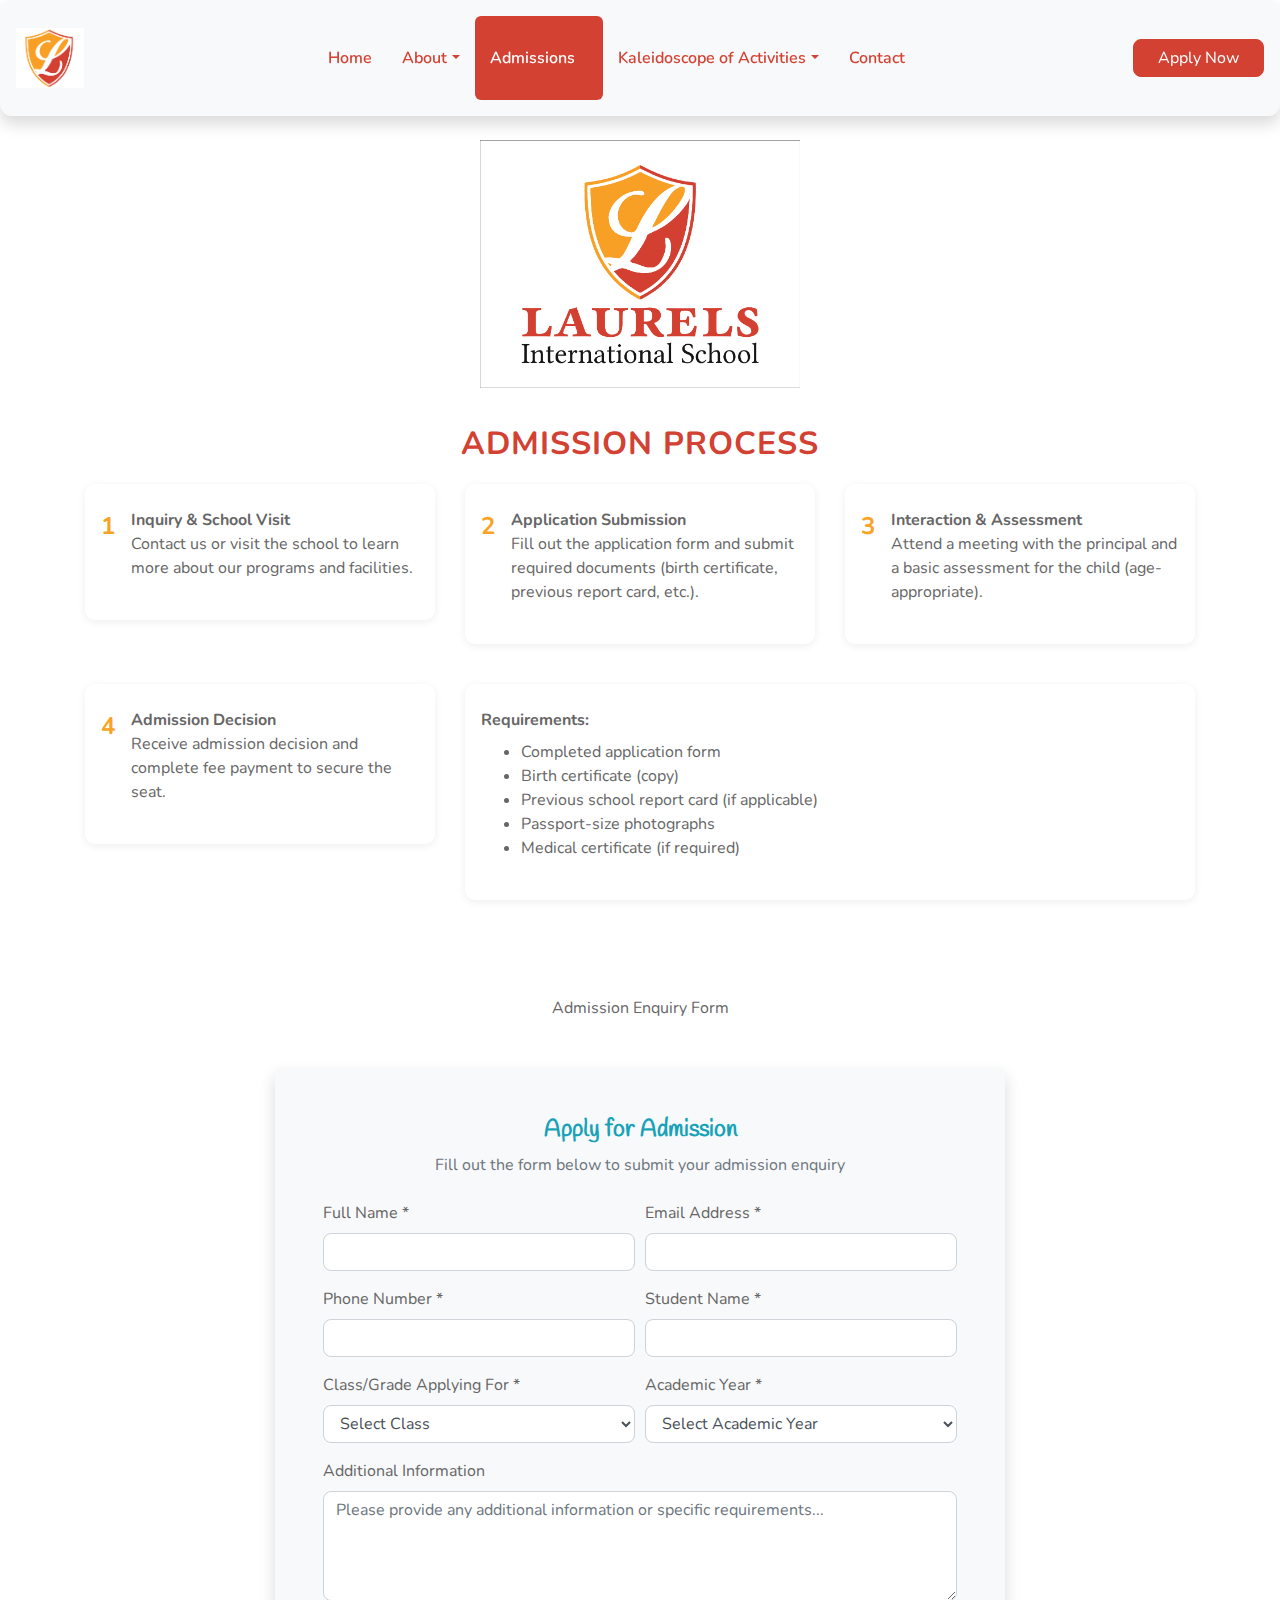
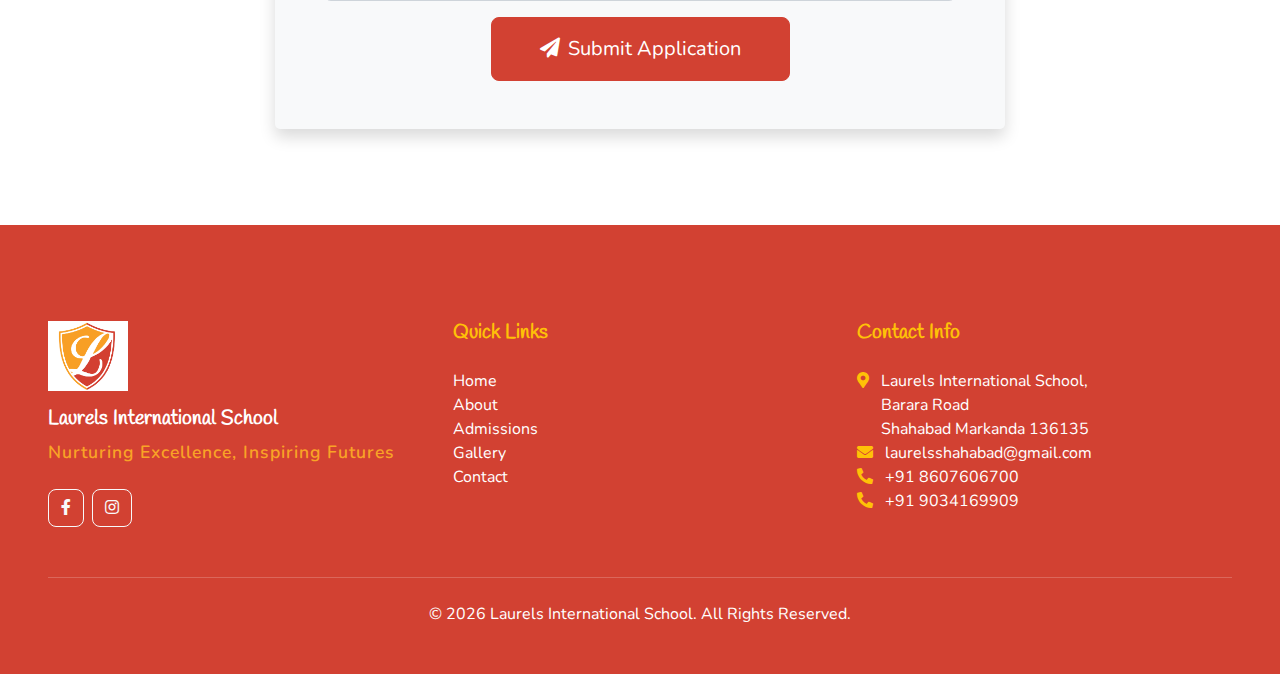
<file: admission.html>
<!DOCTYPE html>
<html lang="en">

<head>
    <meta charset="utf-8">
    <title>Admission | Laurels International School</title>
    <meta content="width=device-width, initial-scale=1.0" name="viewport">
    <meta content="Admission, Apply, Laurels International School" name="keywords">
    <meta content="Apply for admission to Laurels International School." name="description">

    <!-- Favicon -->
    <link href="img/favicon.ico" rel="icon">
    <link rel="icon" href="img/logo.png" type="image/png">

    <!-- Google Web Fonts -->
    <link rel="preconnect" href="https://fonts.gstatic.com">
    <link href="https://fonts.googleapis.com/css2?family=Handlee&family=Nunito&display=swap" rel="stylesheet">

    <!-- Font Awesome -->
    <link href="https://cdnjs.cloudflare.com/ajax/libs/font-awesome/5.10.0/css/all.min.css" rel="stylesheet">

    <!-- Flaticon Font -->
    <link href="lib/flaticon/font/flaticon.css" rel="stylesheet">

    <!-- Libraries Stylesheet -->
    <link href="lib/owlcarousel/assets/owl.carousel.min.css" rel="stylesheet">
    <link href="lib/lightbox/css/lightbox.min.css" rel="stylesheet">

    <!-- Customized Bootstrap Stylesheet -->
    <link href="css/style.css" rel="stylesheet">

    <style>
        .header-img { background: #fff; text-align: center; padding: 24px 0 8px 0; }
        .header-img img { max-width: 320px; width: 100%; }
        .section-title { font-size: 2rem; color: #D24132; font-weight: 700; margin-bottom: 1rem; }
        .admission-step { background: #fff; border-radius: 10px; box-shadow: 0 2px 8px rgba(0,0,0,0.07); padding: 1.5rem 1rem; margin-bottom: 1.5rem; }
        .admission-step .step-num { color: #F9A326; font-size: 1.5rem; font-weight: 700; margin-right: 1rem; }
        .form-control, .btn { border-radius: 8px; }
        @media (max-width: 600px) { .section-title { font-size: 1.3rem; } }
    </style>
</head>

<body>
    <!-- Navbar Start -->
    <nav class="navbar navbar-expand-lg bg-light navbar-light py-3 shadow sticky-top">
        <a href="index.html" class="navbar-brand font-weight-bold">
            <img src="img/logo.png" alt="Laurels International School Logo" style="max-height: 60px;">
        </a>
        <button type="button" class="navbar-toggler" data-toggle="collapse" data-target="#navbarCollapse">
            <span class="navbar-toggler-icon"></span>
        </button>
        <div class="collapse navbar-collapse justify-content-between" id="navbarCollapse">
            <div class="navbar-nav font-weight-bold mx-auto py-0">
                <a href="index.html" class="nav-item nav-link">Home</a>
                <div class="nav-item dropdown">
                    <a href="#" class="nav-link dropdown-toggle" data-toggle="dropdown">About</a>
                    <div class="dropdown-menu">
                        <a class="dropdown-item" href="about.html">About Us</a>
                        <a class="dropdown-item" href="patrons-message.html">Director's Message</a>
                        <a class="dropdown-item" href="directors-message.html">Principal's Message</a>
                        <a class="dropdown-item" href="curriculum.html">Curriculum</a>
                        <a class="dropdown-item" href="mandatory-disclosure.html">Mandatory Public Disclosure</a>
                    </div>
                </div>
                <div class="nav-item dropdown">
                    <a href="#" class="nav-link dropdown-toggle active" data-toggle="dropdown">Admissions</a>
                    <div class="dropdown-menu">
                        <a href="admission.html" class="dropdown-item active">Apply Now</a>
                        <a href="fees.html" class="dropdown-item">Fee Structure</a>
                        <a href="prospectus.pdf" class="dropdown-item" target="_blank">Download Prospectus</a>
                    </div>
                </div>
                <div class="nav-item dropdown">
                    <a href="#" class="nav-link dropdown-toggle" data-toggle="dropdown">Kaleidoscope of Activities</a>
                    <div class="dropdown-menu">
                        <a href="gallery.html" class="dropdown-item">Gallery</a>
                        <a href="house-system.html" class="dropdown-item">House System</a>
                        <a href="sports.html" class="dropdown-item">Sports</a>
                    </div>
                </div>
                <a href="contact.html" class="nav-item nav-link">Contact</a>
            </div>
            <a href="admission.html" class="btn btn-primary px-4">Apply Now</a>
        </div>
    </nav>
    <!-- Navbar End -->

    <!-- Header Section -->
    <div class="header-img">
        <img src="img/logo with school name.png" alt="Laurels International School">
    </div>

    <!-- Admission Process -->
    <div class="container py-4">
        <div class="section-title text-center">Admission Process</div>
        <div class="row">
            <div class="col-md-4">
                <div class="admission-step d-flex align-items-start">
                    <div class="step-num">1</div>
                    <div>
                        <strong>Inquiry & School Visit</strong>
                        <p>Contact us or visit the school to learn more about our programs and facilities.</p>
                    </div>
                </div>
            </div>
            <div class="col-md-4">
                <div class="admission-step d-flex align-items-start">
                    <div class="step-num">2</div>
                    <div>
                        <strong>Application Submission</strong>
                        <p>Fill out the application form and submit required documents (birth certificate, previous report card, etc.).</p>
                    </div>
                </div>
            </div>
            <div class="col-md-4">
                <div class="admission-step d-flex align-items-start">
                    <div class="step-num">3</div>
                    <div>
                        <strong>Interaction & Assessment</strong>
                        <p>Attend a meeting with the principal and a basic assessment for the child (age-appropriate).</p>
                    </div>
                </div>
            </div>
        </div>
        <div class="row mt-3">
            <div class="col-md-4">
                <div class="admission-step d-flex align-items-start">
                    <div class="step-num">4</div>
                    <div>
                        <strong>Admission Decision</strong>
                        <p>Receive admission decision and complete fee payment to secure the seat.</p>
                    </div>
                </div>
            </div>
            <div class="col-md-8">
                <div class="admission-step">
                    <strong>Requirements:</strong>
                    <ul class="mt-2">
                        <li>Completed application form</li>
                        <li>Birth certificate (copy)</li>
                        <li>Previous school report card (if applicable)</li>
                        <li>Passport-size photographs</li>
                        <li>Medical certificate (if required)</li>
                    </ul>
                </div>
            </div>
        </div>
    </div>

    <!-- Admission Form Start -->
    <div class="container py-5">
        <div class="text-center mb-5">
            <div class="custom-title">Admission Enquiry Form</div>
        </div>
        <div class="row justify-content-center">
            <div class="col-lg-8">
                <div class="bg-light p-5 rounded shadow">
                    <div class="text-center mb-4">
                        <h4 class="text-primary">Apply for Admission</h4>
                        <p class="text-muted">Fill out the form below to submit your admission enquiry</p>
                    </div>
                    <form action="https://formspree.io/f/xrbkovze" method="POST" class="needs-validation" novalidate>
                        <div class="form-row">
                            <div class="form-group col-md-6">
                                <label for="name">Full Name *</label>
                                <input type="text" class="form-control" id="name" name="name" required>
                                <div class="invalid-feedback">
                                    Please provide your full name.
                                </div>
                            </div>
                            <div class="form-group col-md-6">
                                <label for="email">Email Address *</label>
                                <input type="email" class="form-control" id="email" name="email" required>
                                <div class="invalid-feedback">
                                    Please provide a valid email address.
                                </div>
                            </div>
                        </div>
                        <div class="form-row">
                            <div class="form-group col-md-6">
                                <label for="phone">Phone Number *</label>
                                <input type="tel" class="form-control" id="phone" name="phone" required>
                                <div class="invalid-feedback">
                                    Please provide your phone number.
                                </div>
                            </div>
                            <div class="form-group col-md-6">
                                <label for="student_name">Student Name *</label>
                                <input type="text" class="form-control" id="student_name" name="student_name" required>
                                <div class="invalid-feedback">
                                    Please provide the student's name.
                                </div>
                            </div>
                        </div>
                        <div class="form-row">
                            <div class="form-group col-md-6">
                                <label for="class">Class/Grade Applying For *</label>
                                <select class="form-control" id="class" name="class" required>
                                    <option value="">Select Class</option>
                                    <option value="Nursery">Nursery</option>
                                    <option value="LKG">LKG</option>
                                    <option value="UKG">UKG</option>
                                    <option value="Class 1">Class 1</option>
                                    <option value="Class 2">Class 2</option>
                                    <option value="Class 3">Class 3</option>
                                    <option value="Class 4">Class 4</option>
                                    <option value="Class 5">Class 5</option>
                                    <option value="Class 6">Class 6</option>
                                    <option value="Class 7">Class 7</option>
                                    <option value="Class 8">Class 8</option>
                                    <option value="Class 9">Class 9</option>
                                    <option value="Class 10">Class 10</option>
                                    <option value="Class 11">Class 11</option>
                                    <option value="Class 12">Class 12</option>
                                </select>
                                <div class="invalid-feedback">
                                    Please select a class.
                                </div>
                            </div>
                            <div class="form-group col-md-6">
                                <label for="academic_year">Academic Year *</label>
                                <select class="form-control" id="academic_year" name="academic_year" required>
                                    <option value="">Select Academic Year</option>
                                    <option value="2024-25">2024-25</option>
                                    <option value="2025-26">2025-26</option>
                                    <option value="2026-27">2026-27</option>
                                </select>
                                <div class="invalid-feedback">
                                    Please select an academic year.
                                </div>
                            </div>
                        </div>
                        <div class="form-group">
                            <label for="message">Additional Information</label>
                            <textarea class="form-control" id="message" name="message" rows="4" placeholder="Please provide any additional information or specific requirements..."></textarea>
                        </div>
                        <div class="text-center">
                            <button type="submit" class="btn btn-primary btn-lg px-5 py-3">
                                <i class="fa fa-paper-plane mr-2"></i>Submit Application
                            </button>
                        </div>
                    </form>
                </div>
            </div>
        </div>
    </div>
    <!-- Admission Form End -->

    <!-- Footer Start -->
    <footer class="container-fluid text-white mt-5 py-5 px-sm-3 px-md-5" style="background: #D24132;">
        <div class="row pt-5">
            <div class="col-lg-4 col-md-6 mb-5">
                <img src="img/logo.png" alt="Laurels International School Logo" style="max-width: 80px;">
                <h5 class="mt-3 text-white">Laurels International School</h5>
                <p class="footer-slogan">Nurturing Excellence, Inspiring Futures</p>
                <div class="d-flex justify-content-start mt-4">
                    <a class="btn btn-outline-light btn-circle mr-2" href="https://www.facebook.com/kidzeeshahabadmarkanda" target="_blank"><i class="fab fa-facebook-f"></i></a>
                    <a class="btn btn-outline-light btn-circle" href="https://www.instagram.com/laurels_shahabad__/" target="_blank"><i class="fab fa-instagram"></i></a>
                </div>
            </div>
            <div class="col-lg-4 col-md-6 mb-5">
                <h5 class="text-warning mb-4">Quick Links</h5>
                <ul class="list-unstyled">
                    <li><a class="text-white" href="index.html">Home</a></li>
                    <li><a class="text-white" href="about.html">About</a></li>
                    <li><a class="text-white" href="admission.html">Admissions</a></li>
                    <li><a class="text-white" href="gallery.html">Gallery</a></li>
                    <li><a class="text-white" href="contact.html">Contact</a></li>
                </ul>
            </div>
            <div class="col-lg-4 col-md-12 mb-5">
                <h5 class="text-warning mb-4">Contact Info</h5>
                <ul class="list-unstyled">
                    <li><i class="fa fa-map-marker-alt text-warning mr-2"></i> Laurels International School,<br>&nbsp;&nbsp;&nbsp;&nbsp;&nbsp;&nbsp;Barara Road<br>&nbsp;&nbsp;&nbsp;&nbsp;&nbsp;&nbsp;Shahabad Markanda 136135</li>
                    <li><i class="fa fa-envelope text-warning mr-2"></i> <a href="mailto:laurelsshahabad@gmail.com" class="text-white">laurelsshahabad@gmail.com</a></li>
                    <li><i class="fa fa-phone-alt text-warning mr-2"></i> <a href="tel:+918607606700" class="text-white">+91 8607606700</a></li>
                    <li><i class="fa fa-phone-alt text-warning mr-2"></i> <a href="tel:+919034169909" class="text-white">+91 9034169909</a></li>
                </ul>
            </div>
        </div>
        <div class="container-fluid pt-4" style="border-top: 1px solid rgba(255, 255, 255, 0.2);">
            <p class="m-0 text-center text-white">
                &copy; <span id="year"></span> Laurels International School. All Rights Reserved.
            </p>
        </div>
    </footer>
    <script>document.getElementById('year').textContent = new Date().getFullYear();</script>
    <script src="https://code.jquery.com/jquery-3.4.1.min.js"></script>
    <script src="https://stackpath.bootstrapcdn.com/bootstrap/4.4.1/js/bootstrap.bundle.min.js"></script>
    <script src="lib/easing/easing.min.js"></script>
    <script src="lib/owlcarousel/owl.carousel.min.js"></script>
    <script src="lib/isotope/isotope.pkgd.min.js"></script>
    <script src="lib/lightbox/js/lightbox.min.js"></script>
    <script src="mail/jqBootstrapValidation.min.js"></script>
    <script src="mail/contact.js"></script>
    <script src="js/main.js"></script>
    <script>
        // Form validation
        (function() {
            'use strict';
            window.addEventListener('load', function() {
                var forms = document.getElementsByClassName('needs-validation');
                var validation = Array.prototype.filter.call(forms, function(form) {
                    form.addEventListener('submit', function(event) {
                        if (form.checkValidity() === false) {
                            event.preventDefault();
                            event.stopPropagation();
                        }
                        form.classList.add('was-validated');
                    }, false);
                });
            }, false);
        })();
    </script>
</body>

</html>
</file>
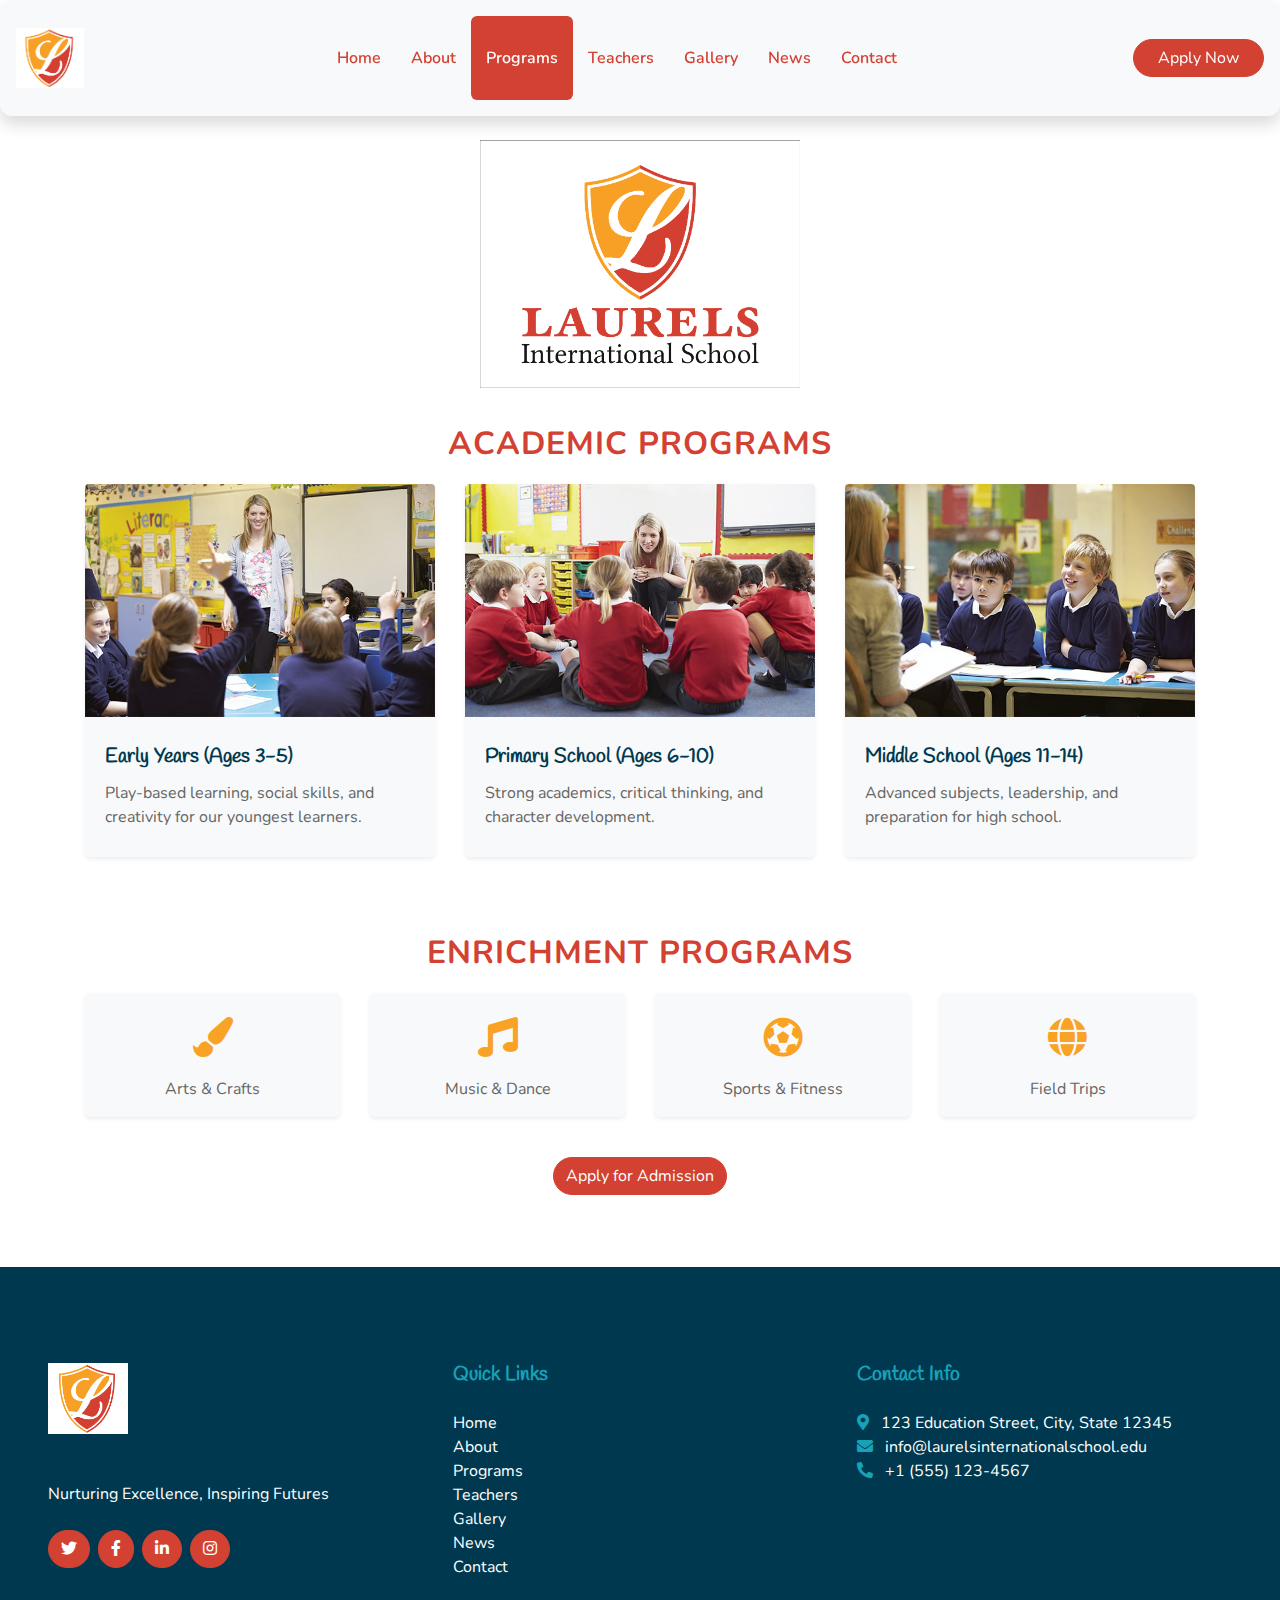
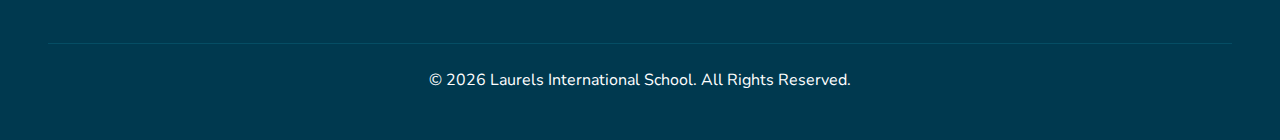
<file: classes.html>
<!DOCTYPE html>
<html lang="en">

<head>
    <meta charset="utf-8">
    <title>Programs | Laurels International School</title>
    <meta content="width=device-width, initial-scale=1.0" name="viewport">
    <meta content="Programs, Classes, Laurels International School" name="keywords">
    <meta content="Explore academic and enrichment programs at Laurels International School." name="description">

    <!-- Favicon -->
    <link rel="icon" href="img/logo.png" type="image/png">

    <!-- Google Web Fonts -->
    <link rel="preconnect" href="https://fonts.gstatic.com">
    <link href="https://fonts.googleapis.com/css2?family=Handlee&family=Nunito&display=swap" rel="stylesheet">

    <!-- Font Awesome -->
    <link href="https://cdnjs.cloudflare.com/ajax/libs/font-awesome/5.10.0/css/all.min.css" rel="stylesheet">

    <!-- Flaticon Font -->
    <link href="lib/flaticon/font/flaticon.css" rel="stylesheet">

    <!-- Libraries Stylesheet -->
    <link href="lib/owlcarousel/assets/owl.carousel.min.css" rel="stylesheet">
    <link href="lib/lightbox/css/lightbox.min.css" rel="stylesheet">

    <!-- Customized Bootstrap Stylesheet -->
    <link href="css/style.css" rel="stylesheet">

    <style>
        .header-img { background: #fff; text-align: center; padding: 24px 0 8px 0; }
        .header-img img { max-width: 320px; width: 100%; }
        .section-title { font-size: 2rem; color: #D24132; font-weight: 700; margin-bottom: 1rem; }
        @media (max-width: 600px) { .section-title { font-size: 1.3rem; } }
    </style>
</head>

<body>
    <!-- Navbar Start -->
    <nav class="navbar navbar-expand-lg bg-light navbar-light py-3 shadow sticky-top">
        <a href="index.html" class="navbar-brand font-weight-bold">
            <img src="img/logo.png" alt="Laurels International School Logo" style="max-height: 60px;">
        </a>
        <button type="button" class="navbar-toggler" data-toggle="collapse" data-target="#navbarCollapse">
            <span class="navbar-toggler-icon"></span>
        </button>
        <div class="collapse navbar-collapse justify-content-between" id="navbarCollapse">
            <div class="navbar-nav font-weight-bold mx-auto py-0">
                <a href="index.html" class="nav-item nav-link">Home</a>
                <a href="about.html" class="nav-item nav-link">About</a>
                <a href="classes.html" class="nav-item nav-link active">Programs</a>
                <a href="teachers.html" class="nav-item nav-link">Teachers</a>
                <a href="gallery.html" class="nav-item nav-link">Gallery</a>
                <a href="news.html" class="nav-item nav-link">News</a>
                <a href="contact.html" class="nav-item nav-link">Contact</a>
            </div>
            <a href="admission.html" class="btn btn-primary px-4">Apply Now</a>
        </div>
    </nav>
    <!-- Navbar End -->

    <!-- Header Section -->
    <div class="header-img">
        <img src="img/logo with school name.png" alt="Laurels International School">
    </div>

    <!-- Programs Section -->
    <div class="container py-4">
        <div class="section-title text-center">Academic Programs</div>
        <div class="row">
            <div class="col-md-4 mb-4">
                <div class="card border-0 bg-light shadow-sm pb-2 h-100">
                    <img class="card-img-top mb-2" src="img/class-1.jpg" alt="Early Years">
                    <div class="card-body">
                        <h5 class="card-title">Early Years (Ages 3-5)</h5>
                        <p class="card-text">Play-based learning, social skills, and creativity for our youngest learners.</p>
                    </div>
                </div>
            </div>
            <div class="col-md-4 mb-4">
                <div class="card border-0 bg-light shadow-sm pb-2 h-100">
                    <img class="card-img-top mb-2" src="img/class-2.jpg" alt="Primary School">
                    <div class="card-body">
                        <h5 class="card-title">Primary School (Ages 6-10)</h5>
                        <p class="card-text">Strong academics, critical thinking, and character development.</p>
                    </div>
                </div>
            </div>
            <div class="col-md-4 mb-4">
                <div class="card border-0 bg-light shadow-sm pb-2 h-100">
                    <img class="card-img-top mb-2" src="img/class-3.jpg" alt="Middle School">
                    <div class="card-body">
                        <h5 class="card-title">Middle School (Ages 11-14)</h5>
                        <p class="card-text">Advanced subjects, leadership, and preparation for high school.</p>
                    </div>
                </div>
            </div>
        </div>
    </div>

    <!-- Enrichment Programs -->
    <div class="container py-4">
        <div class="section-title text-center">Enrichment Programs</div>
        <div class="row text-center">
            <div class="col-md-3 mb-3">
                <div class="bg-light p-3 rounded shadow-sm h-100">
                    <div class="facility-icon mb-2"><i class="fa fa-paint-brush"></i></div>
                    <div>Arts & Crafts</div>
                </div>
            </div>
            <div class="col-md-3 mb-3">
                <div class="bg-light p-3 rounded shadow-sm h-100">
                    <div class="facility-icon mb-2"><i class="fa fa-music"></i></div>
                    <div>Music & Dance</div>
                </div>
            </div>
            <div class="col-md-3 mb-3">
                <div class="bg-light p-3 rounded shadow-sm h-100">
                    <div class="facility-icon mb-2"><i class="fa fa-futbol"></i></div>
                    <div>Sports & Fitness</div>
                </div>
            </div>
            <div class="col-md-3 mb-3">
                <div class="bg-light p-3 rounded shadow-sm h-100">
                    <div class="facility-icon mb-2"><i class="fa fa-globe"></i></div>
                    <div>Field Trips</div>
                </div>
            </div>
        </div>
        <div class="text-center mt-4">
            <a href="admission.html" class="btn btn-primary">Apply for Admission</a>
        </div>
    </div>

    <!-- Footer Start -->
    <footer class="container-fluid bg-secondary text-white mt-5 py-5 px-sm-3 px-md-5">
        <div class="row pt-5">
            <div class="col-lg-4 col-md-6 mb-5">
                <img src="img/logo.png" alt="Laurels International School Logo" style="max-width: 80px;">
                <h5 class="mt-3">Laurels International School</h5>
                <p>Nurturing Excellence, Inspiring Futures</p>
                <div class="d-flex justify-content-start mt-4">
                    <a class="btn btn-primary btn-circle mr-2" href="#"><i class="fab fa-twitter"></i></a>
                    <a class="btn btn-primary btn-circle mr-2" href="#"><i class="fab fa-facebook-f"></i></a>
                    <a class="btn btn-primary btn-circle mr-2" href="#"><i class="fab fa-linkedin-in"></i></a>
                    <a class="btn btn-primary btn-circle" href="#"><i class="fab fa-instagram"></i></a>
                </div>
            </div>
            <div class="col-lg-4 col-md-6 mb-5">
                <h5 class="text-primary mb-4">Quick Links</h5>
                <ul class="list-unstyled">
                    <li><a class="text-white" href="index.html">Home</a></li>
                    <li><a class="text-white" href="about.html">About</a></li>
                    <li><a class="text-white" href="classes.html">Programs</a></li>
                    <li><a class="text-white" href="teachers.html">Teachers</a></li>
                    <li><a class="text-white" href="gallery.html">Gallery</a></li>
                    <li><a class="text-white" href="news.html">News</a></li>
                    <li><a class="text-white" href="contact.html">Contact</a></li>
                </ul>
            </div>
            <div class="col-lg-4 col-md-12 mb-5">
                <h5 class="text-primary mb-4">Contact Info</h5>
                <ul class="list-unstyled">
                    <li><i class="fa fa-map-marker-alt text-primary mr-2"></i> 123 Education Street, City, State 12345</li>
                    <li><i class="fa fa-envelope text-primary mr-2"></i> info@laurelsinternationalschool.edu</li>
                    <li><i class="fa fa-phone-alt text-primary mr-2"></i> +1 (555) 123-4567</li>
                </ul>
            </div>
        </div>
        <div class="container-fluid pt-4" style="border-top: 1px solid rgba(23, 162, 184, .2);">
            <p class="m-0 text-center text-white">
                &copy; <span id="year"></span> Laurels International School. All Rights Reserved.
            </p>
        </div>
    </footer>
    <script>document.getElementById('year').textContent = new Date().getFullYear();</script>
    <script src="https://code.jquery.com/jquery-3.4.1.min.js"></script>
    <script src="https://stackpath.bootstrapcdn.com/bootstrap/4.4.1/js/bootstrap.bundle.min.js"></script>
    <script src="lib/easing/easing.min.js"></script>
    <script src="lib/owlcarousel/owl.carousel.min.js"></script>
    <script src="lib/isotope/isotope.pkgd.min.js"></script>
    <script src="lib/lightbox/js/lightbox.min.js"></script>
    <script src="mail/jqBootstrapValidation.min.js"></script>
    <script src="mail/contact.js"></script>
    <script src="js/main.js"></script>
</body>

</html>
</file>
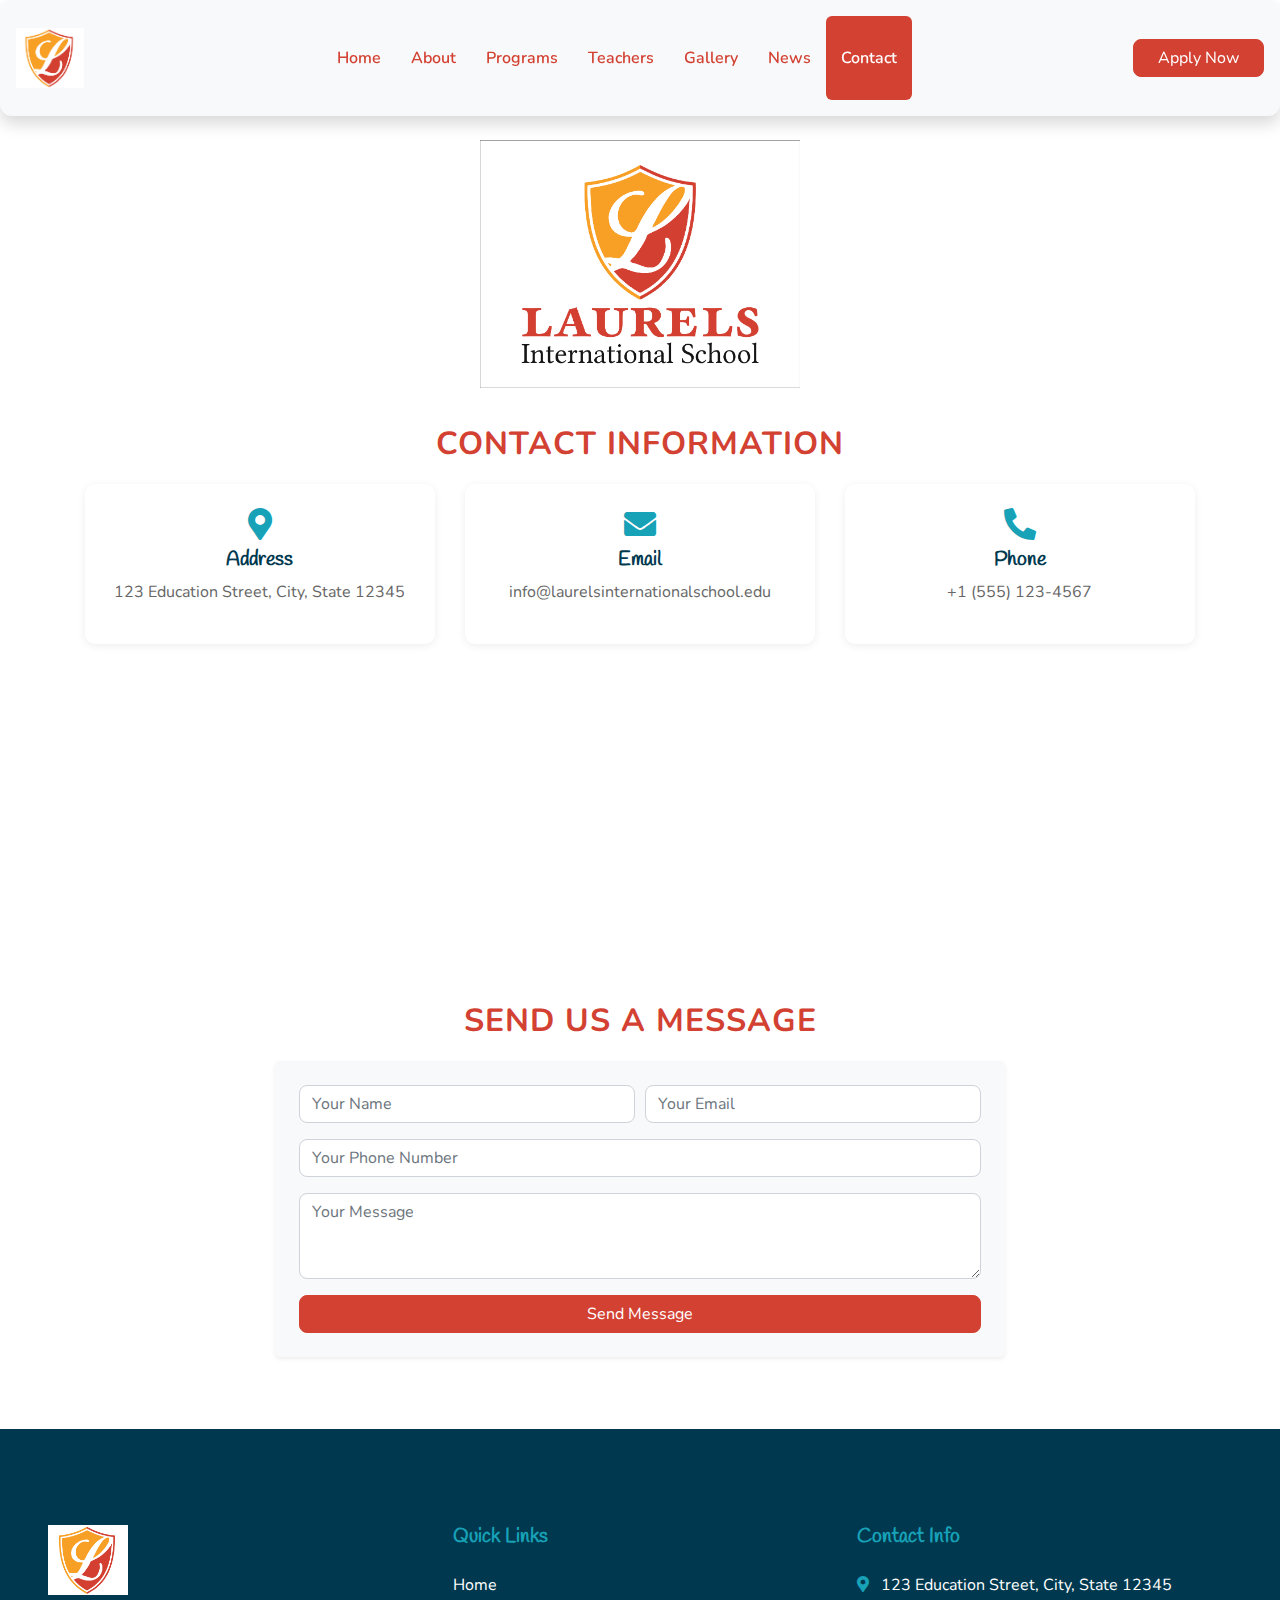
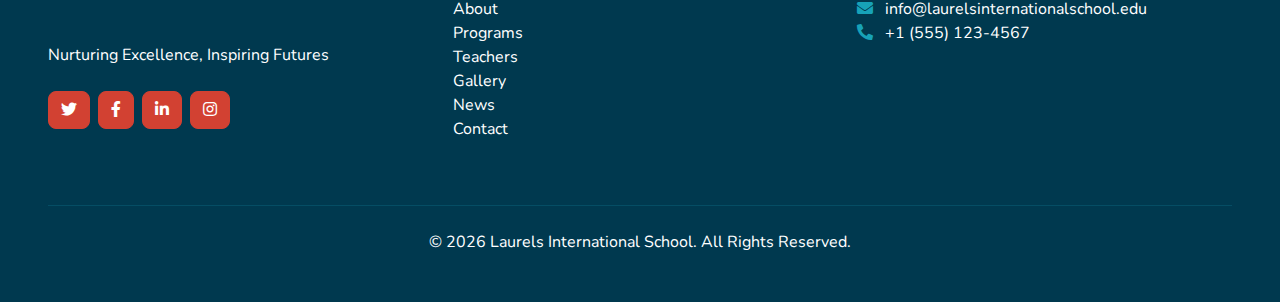
<file: contact.html>
<!DOCTYPE html>
<html lang="en">

<head>
    <meta charset="utf-8">
    <title>Contact | Laurels International School</title>
    <meta content="width=device-width, initial-scale=1.0" name="viewport">
    <meta content="Contact, Laurels International School" name="keywords">
    <meta content="Contact Laurels International School." name="description">

    <!-- Favicon -->
    <link rel="icon" href="img/logo.png" type="image/png">

    <!-- Google Web Fonts -->
    <link rel="preconnect" href="https://fonts.gstatic.com">
    <link href="https://fonts.googleapis.com/css2?family=Handlee&family=Nunito&display=swap" rel="stylesheet">

    <!-- Font Awesome -->
    <link href="https://cdnjs.cloudflare.com/ajax/libs/font-awesome/5.10.0/css/all.min.css" rel="stylesheet">

    <!-- Flaticon Font -->
    <link href="lib/flaticon/font/flaticon.css" rel="stylesheet">

    <!-- Libraries Stylesheet -->
    <link href="lib/owlcarousel/assets/owl.carousel.min.css" rel="stylesheet">
    <link href="lib/lightbox/css/lightbox.min.css" rel="stylesheet">

    <!-- Customized Bootstrap Stylesheet -->
    <link href="css/style.css" rel="stylesheet">

    <style>
        .header-img { background: #fff; text-align: center; padding: 24px 0 8px 0; }
        .header-img img { max-width: 320px; width: 100%; }
        .section-title { font-size: 2rem; color: #D24132; font-weight: 700; margin-bottom: 1rem; }
        .contact-info-box { background: #fff; border-radius: 10px; box-shadow: 0 2px 8px rgba(0,0,0,0.07); padding: 1.5rem 1rem; margin-bottom: 1.5rem; }
        .form-control, .btn { border-radius: 8px; }
        @media (max-width: 600px) { .section-title { font-size: 1.3rem; } }
    </style>
</head>

<body>
    <!-- Navbar Start -->
    <nav class="navbar navbar-expand-lg bg-light navbar-light py-3 shadow sticky-top">
        <a href="index.html" class="navbar-brand font-weight-bold">
            <img src="img/logo.png" alt="Laurels International School Logo" style="max-height: 60px;">
        </a>
        <button type="button" class="navbar-toggler" data-toggle="collapse" data-target="#navbarCollapse">
            <span class="navbar-toggler-icon"></span>
        </button>
        <div class="collapse navbar-collapse justify-content-between" id="navbarCollapse">
            <div class="navbar-nav font-weight-bold mx-auto py-0">
                <a href="index.html" class="nav-item nav-link">Home</a>
                <a href="about.html" class="nav-item nav-link">About</a>
                <a href="classes.html" class="nav-item nav-link">Programs</a>
                <a href="teachers.html" class="nav-item nav-link">Teachers</a>
                <a href="gallery.html" class="nav-item nav-link">Gallery</a>
                <a href="news.html" class="nav-item nav-link">News</a>
                <a href="contact.html" class="nav-item nav-link active">Contact</a>
            </div>
            <a href="admission.html" class="btn btn-primary px-4">Apply Now</a>
        </div>
    </nav>
    <!-- Navbar End -->

    <!-- Header Section -->
    <div class="header-img">
        <img src="img/logo with school name.png" alt="Laurels International School">
    </div>

    <!-- Contact Info -->
    <div class="container py-4">
        <div class="section-title text-center">Contact Information</div>
        <div class="row">
            <div class="col-md-4">
                <div class="contact-info-box text-center">
                    <i class="fa fa-map-marker-alt fa-2x text-primary mb-2"></i>
                    <h5>Address</h5>
                    <p>123 Education Street, City, State 12345</p>
                </div>
            </div>
            <div class="col-md-4">
                <div class="contact-info-box text-center">
                    <i class="fa fa-envelope fa-2x text-primary mb-2"></i>
                    <h5>Email</h5>
                    <p>info@laurelsinternationalschool.edu</p>
                </div>
            </div>
            <div class="col-md-4">
                <div class="contact-info-box text-center">
                    <i class="fa fa-phone-alt fa-2x text-primary mb-2"></i>
                    <h5>Phone</h5>
                    <p>+1 (555) 123-4567</p>
                </div>
            </div>
        </div>
    </div>

    <!-- Google Maps Embed -->
    <div class="container pb-4">
        <div class="row justify-content-center">
            <div class="col-12">
                <iframe src="https://www.google.com/maps/embed?pb=!1m18!1m12!1m3!1d3153.019123456789!2d-122.419415484681!3d37.7749297797597!2m3!1f0!2f0!3f0!3m2!1i1024!2i768!4f13.1!3m3!1m2!1s0x8085809c5b5b5b5b%3A0x5b5b5b5b5b5b5b5b!2s123%20Education%20Street!5e0!3m2!1sen!2sus!4v1710000000000!5m2!1sen!2sus" width="100%" height="250" style="border:0; border-radius: 10px;" allowfullscreen="" loading="lazy" referrerpolicy="no-referrer-when-downgrade"></iframe>
            </div>
        </div>
    </div>

    <!-- Contact Form -->
    <div class="container py-4">
        <div class="section-title text-center">Send Us a Message</div>
        <div class="row justify-content-center">
            <div class="col-md-8">
                <form action="https://formspree.io/f/YOUR_FORM_ID" method="POST" class="bg-light p-4 rounded shadow-sm">
                    <div class="form-row">
                        <div class="form-group col-md-6">
                            <input type="text" class="form-control" name="name" placeholder="Your Name" required>
                        </div>
                        <div class="form-group col-md-6">
                            <input type="email" class="form-control" name="email" placeholder="Your Email" required>
                        </div>
                    </div>
                    <div class="form-group">
                        <input type="text" class="form-control" name="phone" placeholder="Your Phone Number" required>
                    </div>
                    <div class="form-group">
                        <textarea class="form-control" name="message" rows="3" placeholder="Your Message" required></textarea>
                    </div>
                    <button type="submit" class="btn btn-primary btn-block">Send Message</button>
                </form>
            </div>
        </div>
    </div>

    <!-- Footer Start -->
    <footer class="container-fluid bg-secondary text-white mt-5 py-5 px-sm-3 px-md-5">
        <div class="row pt-5">
            <div class="col-lg-4 col-md-6 mb-5">
                <img src="img/logo.png" alt="Laurels International School Logo" style="max-width: 80px;">
                <h5 class="mt-3">Laurels International School</h5>
                <p>Nurturing Excellence, Inspiring Futures</p>
                <div class="d-flex justify-content-start mt-4">
                    <a class="btn btn-primary btn-circle mr-2" href="#"><i class="fab fa-twitter"></i></a>
                    <a class="btn btn-primary btn-circle mr-2" href="#"><i class="fab fa-facebook-f"></i></a>
                    <a class="btn btn-primary btn-circle mr-2" href="#"><i class="fab fa-linkedin-in"></i></a>
                    <a class="btn btn-primary btn-circle" href="#"><i class="fab fa-instagram"></i></a>
                </div>
            </div>
            <div class="col-lg-4 col-md-6 mb-5">
                <h5 class="text-primary mb-4">Quick Links</h5>
                <ul class="list-unstyled">
                    <li><a class="text-white" href="index.html">Home</a></li>
                    <li><a class="text-white" href="about.html">About</a></li>
                    <li><a class="text-white" href="classes.html">Programs</a></li>
                    <li><a class="text-white" href="teachers.html">Teachers</a></li>
                    <li><a class="text-white" href="gallery.html">Gallery</a></li>
                    <li><a class="text-white" href="news.html">News</a></li>
                    <li><a class="text-white" href="contact.html">Contact</a></li>
                </ul>
            </div>
            <div class="col-lg-4 col-md-12 mb-5">
                <h5 class="text-primary mb-4">Contact Info</h5>
                <ul class="list-unstyled">
                    <li><i class="fa fa-map-marker-alt text-primary mr-2"></i> 123 Education Street, City, State 12345</li>
                    <li><i class="fa fa-envelope text-primary mr-2"></i> info@laurelsinternationalschool.edu</li>
                    <li><i class="fa fa-phone-alt text-primary mr-2"></i> +1 (555) 123-4567</li>
                </ul>
            </div>
        </div>
        <div class="container-fluid pt-4" style="border-top: 1px solid rgba(23, 162, 184, .2);">
            <p class="m-0 text-center text-white">
                &copy; <span id="year"></span> Laurels International School. All Rights Reserved.
            </p>
        </div>
    </footer>
    <script>document.getElementById('year').textContent = new Date().getFullYear();</script>
    <script src="https://code.jquery.com/jquery-3.4.1.min.js"></script>
    <script src="https://stackpath.bootstrapcdn.com/bootstrap/4.4.1/js/bootstrap.bundle.min.js"></script>
    <script src="lib/easing/easing.min.js"></script>
    <script src="lib/owlcarousel/owl.carousel.min.js"></script>
    <script src="lib/isotope/isotope.pkgd.min.js"></script>
    <script src="lib/lightbox/js/lightbox.min.js"></script>
    <script src="mail/jqBootstrapValidation.min.js"></script>
    <script src="mail/contact.js"></script>
    <script src="js/main.js"></script>
</body>

</html>
</file>
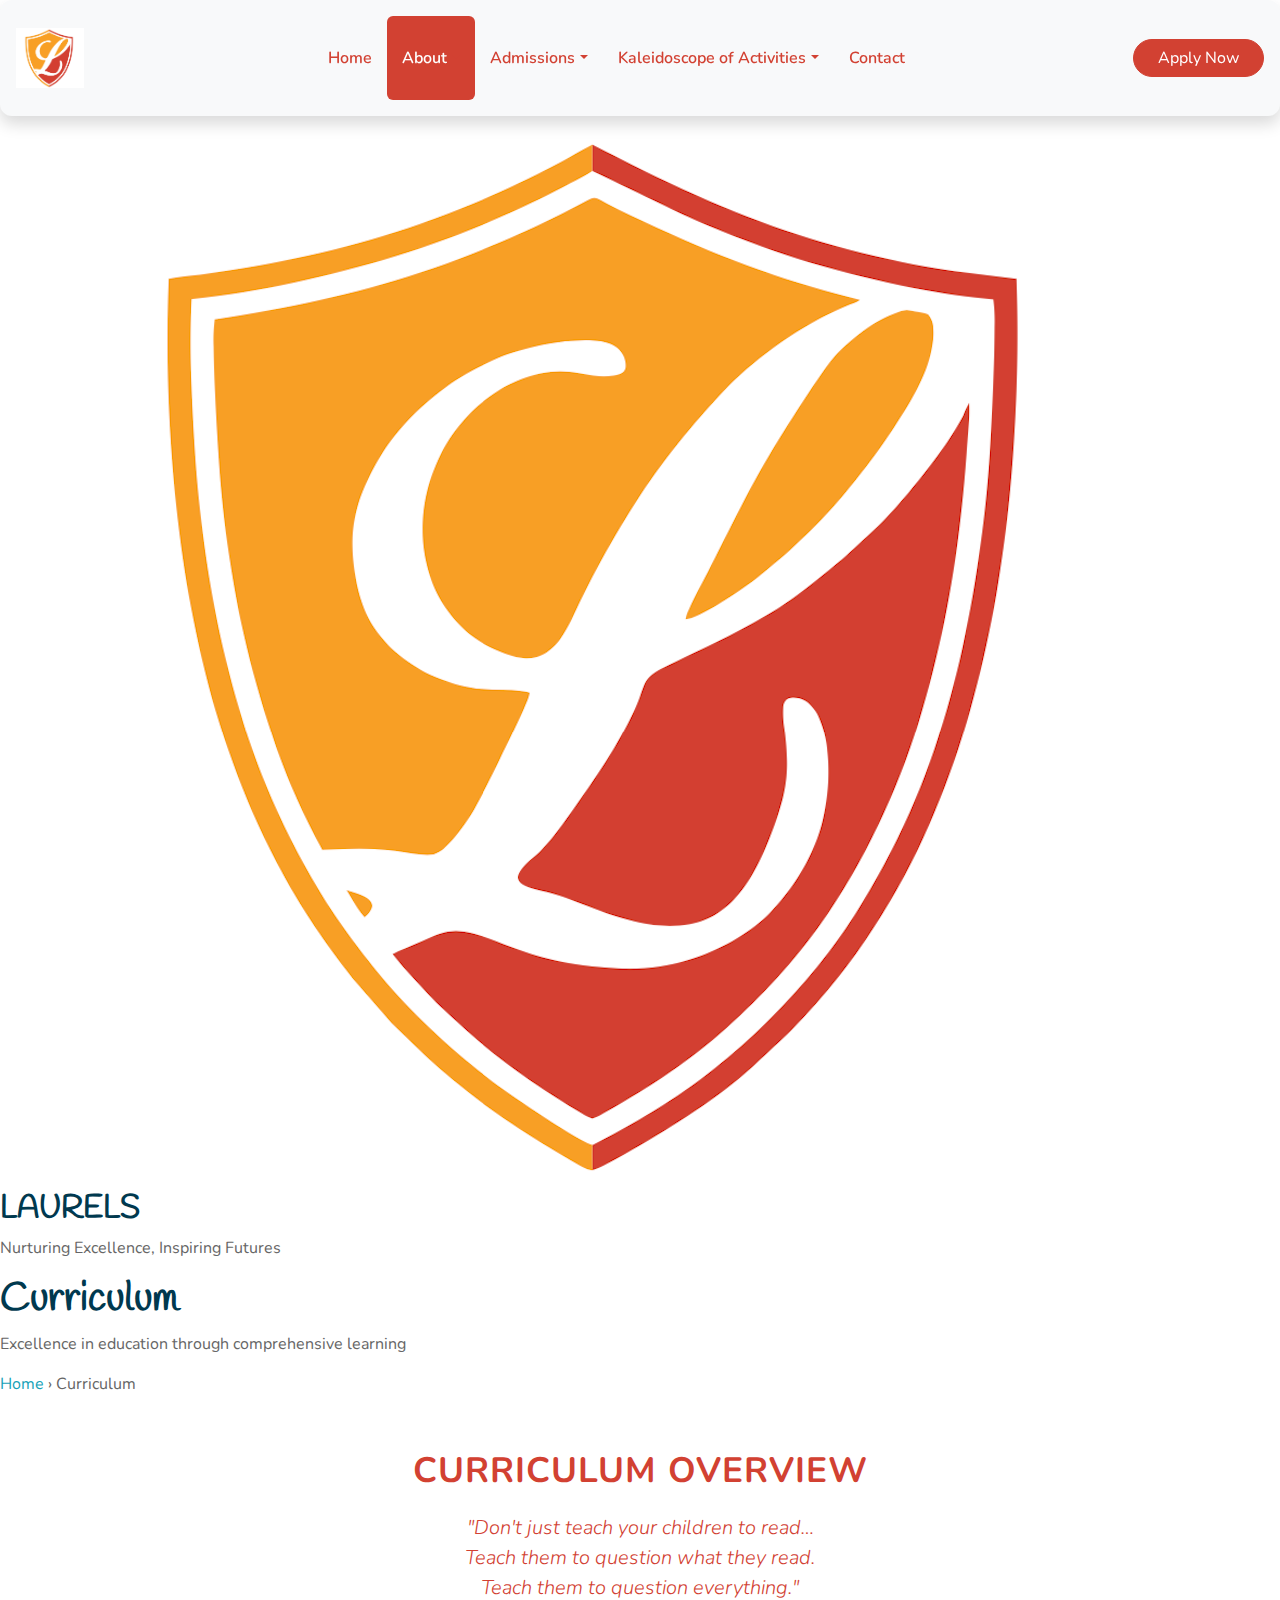
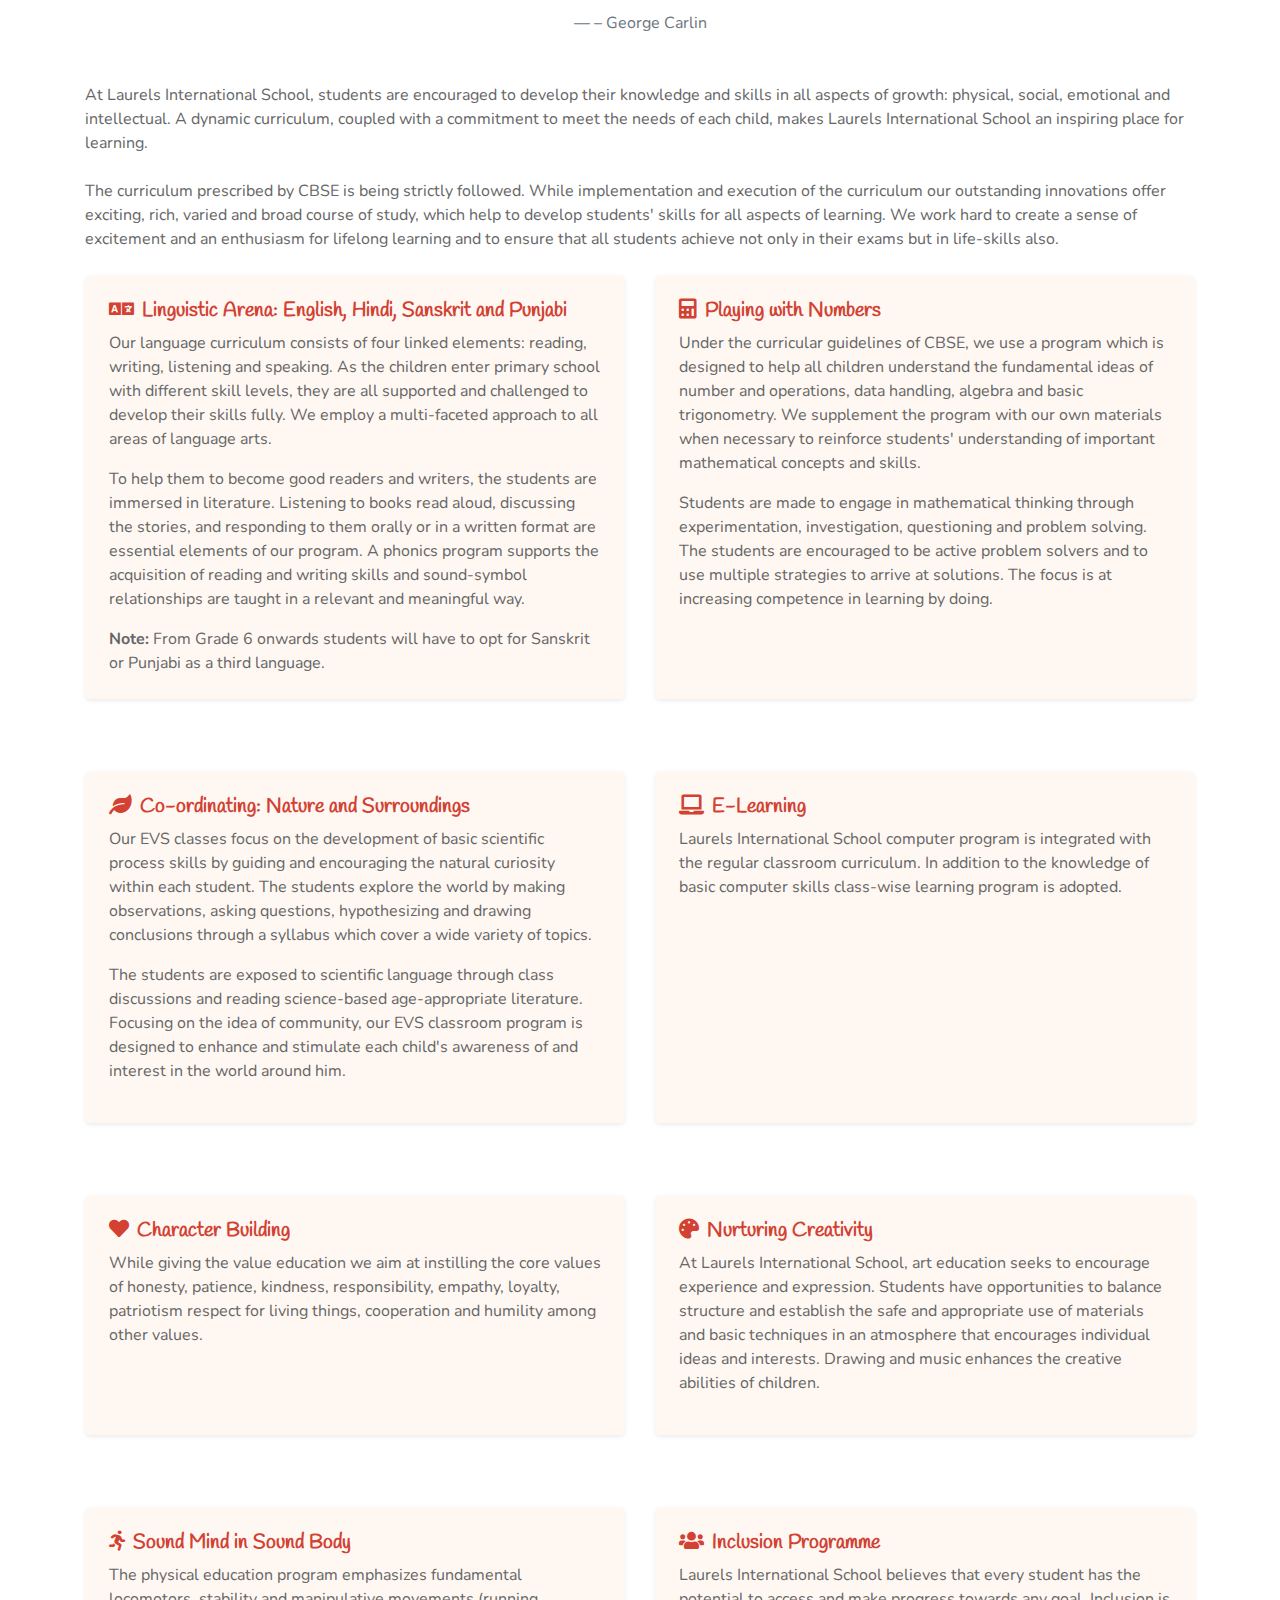
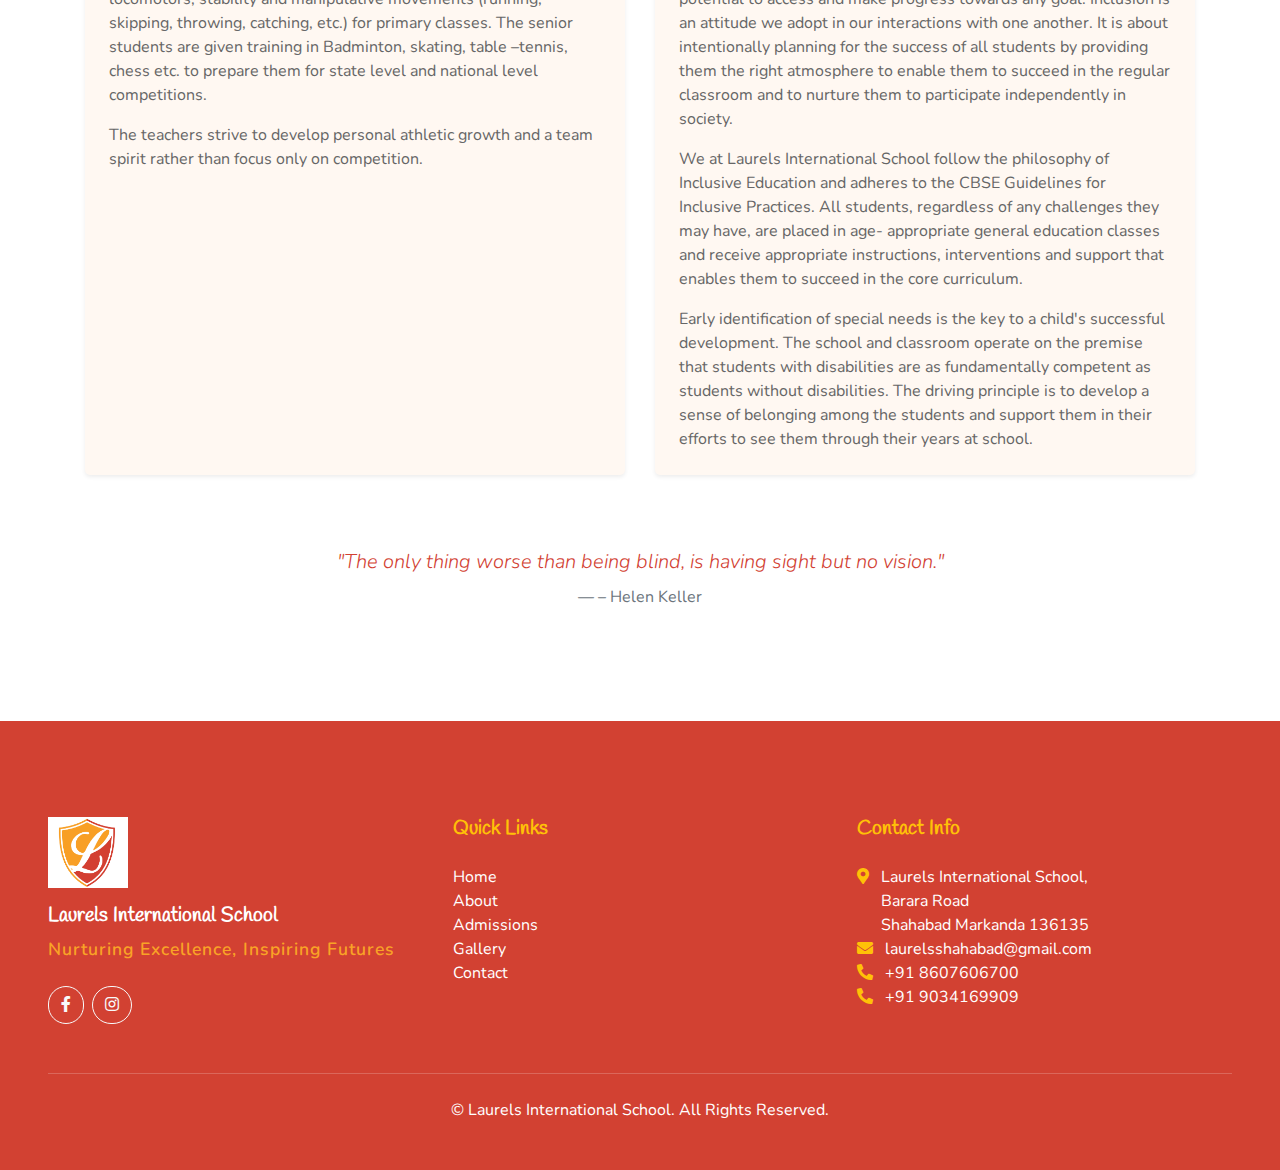
<file: curriculum.html>
<!DOCTYPE html>
<html lang="en">

<head>
    <meta charset="utf-8">
    <title>Curriculum - Laurels International School</title>
    <meta content="width=device-width, initial-scale=1.0" name="viewport">
    <meta content="Curriculum, CBSE, Education Programs, Laurels International School" name="keywords">
    <meta content="Comprehensive curriculum information for Laurels International School" name="description">

    <!-- Favicon -->
    <link rel="icon" href="img/logo.png" type="image/png">

    <!-- Google Web Fonts -->
    <link rel="preconnect" href="https://fonts.gstatic.com">
    <link href="https://fonts.googleapis.com/css2?family=Handlee&family=Nunito&display=swap" rel="stylesheet">

    <!-- Font Awesome -->
    <link href="https://cdnjs.cloudflare.com/ajax/libs/font-awesome/5.10.0/css/all.min.css" rel="stylesheet">

    <!-- Flaticon Font -->
    <link href="lib/flaticon/font/flaticon.css" rel="stylesheet">

    <!-- Libraries Stylesheet -->
    <link href="lib/owlcarousel/assets/owl.carousel.min.css" rel="stylesheet">
    <link href="lib/lightbox/css/lightbox.min.css" rel="stylesheet">

    <!-- Customized Bootstrap Stylesheet -->
    <link href="css/style.css" rel="stylesheet">
    <style>
        .header-img {
            background: #f8f9fa;
            min-height: 120px;
            display: flex;
            align-items: center;
            justify-content: center;
            padding: 20px 0;
        }
        .header-img img {
            max-width: 320px;
            width: 100%;
            height: auto;
        }
        .navbar-brand img {
            max-height: 60px;
        }
        .section-title {
            font-size: 2.2rem;
            color: #D24132;
            font-weight: 700;
            margin-bottom: 1rem;
        }
        .facility-icon {
            font-size: 2.5rem;
            color: #F9A326;
        }
        .curriculum-card {
            transition: all 0.3s ease;
            border: none;
            box-shadow: 0 5px 15px rgba(0,0,0,0.1);
        }
        .curriculum-card:hover {
            transform: translateY(-5px);
            box-shadow: 0 10px 25px rgba(0,0,0,0.2);
        }
        .grade-badge {
            background: linear-gradient(45deg, #F9A326, #D24132);
            color: white;
            padding: 8px 16px;
            border-radius: 20px;
            font-weight: 600;
        }
        .subject-icon {
            font-size: 2rem;
            color: #F9A326;
            margin-bottom: 1rem;
        }
    </style>
</head>

<body>
    <!-- Navbar Start -->
    <nav class="navbar navbar-expand-lg bg-light navbar-light py-3 shadow sticky-top">
        <a href="index.html" class="navbar-brand font-weight-bold">
            <img src="img/logo.png" alt="Laurels International School Logo">
        </a>
        <button type="button" class="navbar-toggler" data-toggle="collapse" data-target="#navbarCollapse">
            <span class="navbar-toggler-icon"></span>
        </button>
        <div class="collapse navbar-collapse justify-content-between" id="navbarCollapse">
            <div class="navbar-nav font-weight-bold mx-auto py-0">
                <a href="index.html" class="nav-item nav-link">Home</a>
                <div class="nav-item dropdown">
                    <a href="#" class="nav-link dropdown-toggle active" data-toggle="dropdown">About</a>
                    <div class="dropdown-menu">
                        <a class="dropdown-item" href="about.html">About Us</a>
                        <a class="dropdown-item" href="patrons-message.html">Director's Message</a>
                        <a class="dropdown-item" href="directors-message.html">Principal's Message</a>
                        <a class="dropdown-item active" href="curriculum.html">Curriculum</a>
                        <a class="dropdown-item" href="mandatory-disclosure.html">Mandatory Public Disclosure</a>
                    </div>
                </div>
                <div class="nav-item dropdown">
                    <a href="#" class="nav-link dropdown-toggle" data-toggle="dropdown">Admissions</a>
                    <div class="dropdown-menu">
                        <a href="admission.html" class="dropdown-item">Apply Now</a>
                        <a href="fees.html" class="dropdown-item">Fee Structure</a>
                        <a href="prospectus.pdf" class="dropdown-item" target="_blank">Download Prospectus</a>
                    </div>
                </div>
                <div class="nav-item dropdown">
                    <a href="#" class="nav-link dropdown-toggle" data-toggle="dropdown">Kaleidoscope of Activities</a>
                    <div class="dropdown-menu">
                        <a href="gallery.html" class="dropdown-item">Gallery</a>
                        <a href="house-system.html" class="dropdown-item">House System</a>
                        <a href="sports.html" class="dropdown-item">Sports</a>
                    </div>
                </div>
                <a href="contact.html" class="nav-item nav-link">Contact</a>
            </div>
            <a href="admission.html" class="btn btn-primary px-4">Apply Now</a>
        </div>
    </nav>
    <!-- Navbar End -->

    <!-- Page Header -->
    <div class="page-header">
        <div class="page-header-content">
            <div class="school-brand">
                <div class="school-logo">
                    <img src="img/logo.png" alt="Laurels International School">
                </div>
                <div class="school-info">
                    <h2>LAURELS</h2>
                    <p class="tagline">Nurturing Excellence, Inspiring Futures</p>
                </div>
            </div>
            <div class="page-info">
                <h1>Curriculum</h1>
                <p class="page-subtitle">Excellence in education through comprehensive learning</p>
                <div class="breadcrumb-nav">
                    <a href="index.html">Home</a>
                    <span class="separator">›</span>
                    <span>Curriculum</span>
                </div>
            </div>
        </div>
    </div>

    <!-- Curriculum Section -->
    <div class="container py-5">
        <div class="section-title text-center">Curriculum Overview</div>
        <div class="row">
            <div class="col-lg-12">
                <div class="content-area">
                    <div class="text-center mb-5">
                        <blockquote class="blockquote">
                            <p class="mb-0 lead" style="color: #D24132; font-style: italic;">"Don't just teach your children to read…<br>Teach them to question what they read.<br>Teach them to question everything."</p>
                            <footer class="blockquote-footer mt-2">– George Carlin</footer>
                        </blockquote>
                    </div>
                    
                    <p class="mb-4">At Laurels International School, students are encouraged to develop their knowledge and skills in all aspects of growth: physical, social, emotional and intellectual. A dynamic curriculum, coupled with a commitment to meet the needs of each child, makes Laurels International School an inspiring place for learning.</p>
                    
                    <p class="mb-4">The curriculum prescribed by CBSE is being strictly followed. While implementation and execution of the curriculum our outstanding innovations offer exciting, rich, varied and broad course of study, which help to develop students' skills for all aspects of learning. We work hard to create a sense of excitement and an enthusiasm for lifelong learning and to ensure that all students achieve not only in their exams but in life-skills also.</p>
                    
                    <div class="row mb-5">
                        <div class="col-lg-6 mb-4">
                            <div class="card h-100 border-0 shadow-sm">
                                <div class="card-body p-4">
                                    <h5 style="color: #D24132;"><i class="fa fa-language mr-2"></i>Linguistic Arena: English, Hindi, Sanskrit and Punjabi</h5>
                                    <p class="mb-3">Our language curriculum consists of four linked elements: reading, writing, listening and speaking. As the children enter primary school with different skill levels, they are all supported and challenged to develop their skills fully. We employ a multi-faceted approach to all areas of language arts.</p>
                                    <p class="mb-3">To help them to become good readers and writers, the students are immersed in literature. Listening to books read aloud, discussing the stories, and responding to them orally or in a written format are essential elements of our program. A phonics program supports the acquisition of reading and writing skills and sound-symbol relationships are taught in a relevant and meaningful way.</p>
                                    <p class="mb-0"><strong>Note:</strong> From Grade 6 onwards students will have to opt for Sanskrit or Punjabi as a third language.</p>
                                </div>
                            </div>
                        </div>
                        <div class="col-lg-6 mb-4">
                            <div class="card h-100 border-0 shadow-sm">
                                <div class="card-body p-4">
                                    <h5 style="color: #D24132;"><i class="fa fa-calculator mr-2"></i>Playing with Numbers</h5>
                                    <p class="mb-3">Under the curricular guidelines of CBSE, we use a program which is designed to help all children understand the fundamental ideas of number and operations, data handling, algebra and basic trigonometry. We supplement the program with our own materials when necessary to reinforce students' understanding of important mathematical concepts and skills.</p>
                                    <p class="mb-3">Students are made to engage in mathematical thinking through experimentation, investigation, questioning and problem solving. The students are encouraged to be active problem solvers and to use multiple strategies to arrive at solutions. The focus is at increasing competence in learning by doing.</p>
                                </div>
                            </div>
                        </div>
                    </div>
                    
                    <div class="row mb-5">
                        <div class="col-lg-6 mb-4">
                            <div class="card h-100 border-0 shadow-sm">
                                <div class="card-body p-4">
                                    <h5 style="color: #D24132;"><i class="fa fa-leaf mr-2"></i>Co-ordinating: Nature and Surroundings</h5>
                                    <p class="mb-3">Our EVS classes focus on the development of basic scientific process skills by guiding and encouraging the natural curiosity within each student. The students explore the world by making observations, asking questions, hypothesizing and drawing conclusions through a syllabus which cover a wide variety of topics.</p>
                                    <p class="mb-3">The students are exposed to scientific language through class discussions and reading science-based age-appropriate literature. Focusing on the idea of community, our EVS classroom program is designed to enhance and stimulate each child's awareness of and interest in the world around him.</p>
                                </div>
                            </div>
                        </div>
                        <div class="col-lg-6 mb-4">
                            <div class="card h-100 border-0 shadow-sm">
                                <div class="card-body p-4">
                                    <h5 style="color: #D24132;"><i class="fa fa-laptop mr-2"></i>E-Learning</h5>
                                    <p class="mb-3">Laurels International School computer program is integrated with the regular classroom curriculum. In addition to the knowledge of basic computer skills class-wise learning program is adopted.</p>
                                </div>
                            </div>
                        </div>
                    </div>
                    
                    <div class="row mb-5">
                        <div class="col-lg-6 mb-4">
                            <div class="card h-100 border-0 shadow-sm">
                                <div class="card-body p-4">
                                    <h5 style="color: #D24132;"><i class="fa fa-heart mr-2"></i>Character Building</h5>
                                    <p class="mb-3">While giving the value education we aim at instilling the core values of honesty, patience, kindness, responsibility, empathy, loyalty, patriotism respect for living things, cooperation and humility among other values.</p>
                                </div>
                            </div>
                        </div>
                        <div class="col-lg-6 mb-4">
                            <div class="card h-100 border-0 shadow-sm">
                                <div class="card-body p-4">
                                    <h5 style="color: #D24132;"><i class="fa fa-palette mr-2"></i>Nurturing Creativity</h5>
                                    <p class="mb-3">At Laurels International School, art education seeks to encourage experience and expression. Students have opportunities to balance structure and establish the safe and appropriate use of materials and basic techniques in an atmosphere that encourages individual ideas and interests. Drawing and music enhances the creative abilities of children.</p>
                                </div>
                            </div>
                        </div>
                    </div>
                    
                    <div class="row mb-5">
                        <div class="col-lg-6 mb-4">
                            <div class="card h-100 border-0 shadow-sm">
                                <div class="card-body p-4">
                                    <h5 style="color: #D24132;"><i class="fa fa-running mr-2"></i>Sound Mind in Sound Body</h5>
                                    <p class="mb-3">The physical education program emphasizes fundamental locomotors, stability and manipulative movements (running, skipping, throwing, catching, etc.) for primary classes. The senior students are given training in Badminton, skating, table –tennis, chess etc. to prepare them for state level and national level competitions.</p>
                                    <p class="mb-0">The teachers strive to develop personal athletic growth and a team spirit rather than focus only on competition.</p>
                                </div>
                            </div>
                        </div>
                        <div class="col-lg-6 mb-4">
                            <div class="card h-100 border-0 shadow-sm">
                                <div class="card-body p-4">
                                    <h5 style="color: #D24132;"><i class="fa fa-users mr-2"></i>Inclusion Programme</h5>
                                    <p class="mb-3">Laurels International School believes that every student has the potential to access and make progress towards any goal. Inclusion is an attitude we adopt in our interactions with one another. It is about intentionally planning for the success of all students by providing them the right atmosphere to enable them to succeed in the regular classroom and to nurture them to participate independently in society.</p>
                                    <p class="mb-3">We at Laurels International School follow the philosophy of Inclusive Education and adheres to the CBSE Guidelines for Inclusive Practices. All students, regardless of any challenges they may have, are placed in age- appropriate general education classes and receive appropriate instructions, interventions and support that enables them to succeed in the core curriculum.</p>
                                    <p class="mb-0">Early identification of special needs is the key to a child's successful development. The school and classroom operate on the premise that students with disabilities are as fundamentally competent as students without disabilities. The driving principle is to develop a sense of belonging among the students and support them in their efforts to see them through their years at school.</p>
                                </div>
                            </div>
                        </div>
                    </div>
                    
                    <div class="text-center mt-5">
                        <blockquote class="blockquote">
                            <p class="mb-0 lead" style="color: #D24132; font-style: italic;">"The only thing worse than being blind, is having sight but no vision."</p>
                            <footer class="blockquote-footer mt-2">– Helen Keller</footer>
                        </blockquote>
                    </div>
                </div>
            </div>
        </div>
    </div>



    <!-- Footer Start -->
    <footer class="container-fluid text-white mt-5 py-5 px-sm-3 px-md-5" style="background: #D24132;">
        <div class="row pt-5">
            <div class="col-lg-4 col-md-6 mb-5">
                <img src="img/logo.png" alt="Laurels International School Logo" style="max-width: 80px;">
                <h5 class="mt-3 text-white">Laurels International School</h5>
                <p class="footer-slogan">Nurturing Excellence, Inspiring Futures</p>
                <div class="d-flex justify-content-start mt-4">
                    <a class="btn btn-outline-light btn-circle mr-2" href="https://www.facebook.com/kidzeeshahabadmarkanda" target="_blank"><i class="fab fa-facebook-f"></i></a>
                    <a class="btn btn-outline-light btn-circle" href="https://www.instagram.com/laurels_shahabad__/" target="_blank"><i class="fab fa-instagram"></i></a>
                </div>
            </div>
            <div class="col-lg-4 col-md-6 mb-5">
                <h5 class="text-warning mb-4">Quick Links</h5>
                <ul class="list-unstyled">
                    <li><a class="text-white" href="index.html">Home</a></li>
                    <li><a class="text-white" href="about.html">About</a></li>
                    <li><a class="text-white" href="admission.html">Admissions</a></li>
                    <li><a class="text-white" href="gallery.html">Gallery</a></li>
                    <li><a class="text-white" href="contact.html">Contact</a></li>
                </ul>
            </div>
            <div class="col-lg-4 col-md-12 mb-5">
                <h5 class="text-warning mb-4">Contact Info</h5>
                <ul class="list-unstyled">
                    <li><i class="fa fa-map-marker-alt text-warning mr-2"></i> Laurels International School,<br>&nbsp;&nbsp;&nbsp;&nbsp;&nbsp;&nbsp;Barara Road<br>&nbsp;&nbsp;&nbsp;&nbsp;&nbsp;&nbsp;Shahabad Markanda 136135</li>
                    <li><i class="fa fa-envelope text-warning mr-2"></i> <a href="mailto:laurelsshahabad@gmail.com" class="text-white">laurelsshahabad@gmail.com</a></li>
                    <li><i class="fa fa-phone-alt text-warning mr-2"></i> <a href="tel:+918607606700" class="text-white">+91 8607606700</a></li>
                    <li><i class="fa fa-phone-alt text-warning mr-2"></i> <a href="tel:+919034169909" class="text-white">+91 9034169909</a></li>
                </ul>
            </div>
        </div>
        <div class="container-fluid pt-4" style="border-top: 1px solid rgba(255, 255, 255, 0.2);">
            <p class="m-0 text-center text-white">
                &copy; <span id="year"></span> Laurels International School. All Rights Reserved.
            </p>
        </div>
    </footer>
    <!-- Footer End -->

    <!-- Back to Top -->
    <a href="#" class="btn btn-primary p-2 back-to-top"><i class="fa fa-angle-double-up"></i></a>

    <!-- JavaScript Libraries -->
    <script src="https://code.jquery.com/jquery-3.4.1.min.js"></script>
    <script src="https://stackpath.bootstrapcdn.com/bootstrap/4.4.1/js/bootstrap.bundle.min.js"></script>
    <script src="lib/easing/easing.min.js"></script>
    <script src="lib/owlcarousel/owl.carousel.min.js"></script>
    <script src="lib/isotope/isotope.pkgd.min.js"></script>
    <script src="lib/lightbox/js/lightbox.min.js"></script>

    <!-- Template Javascript -->
    <script src="js/main.js"></script>
</body>

</html>
</file>
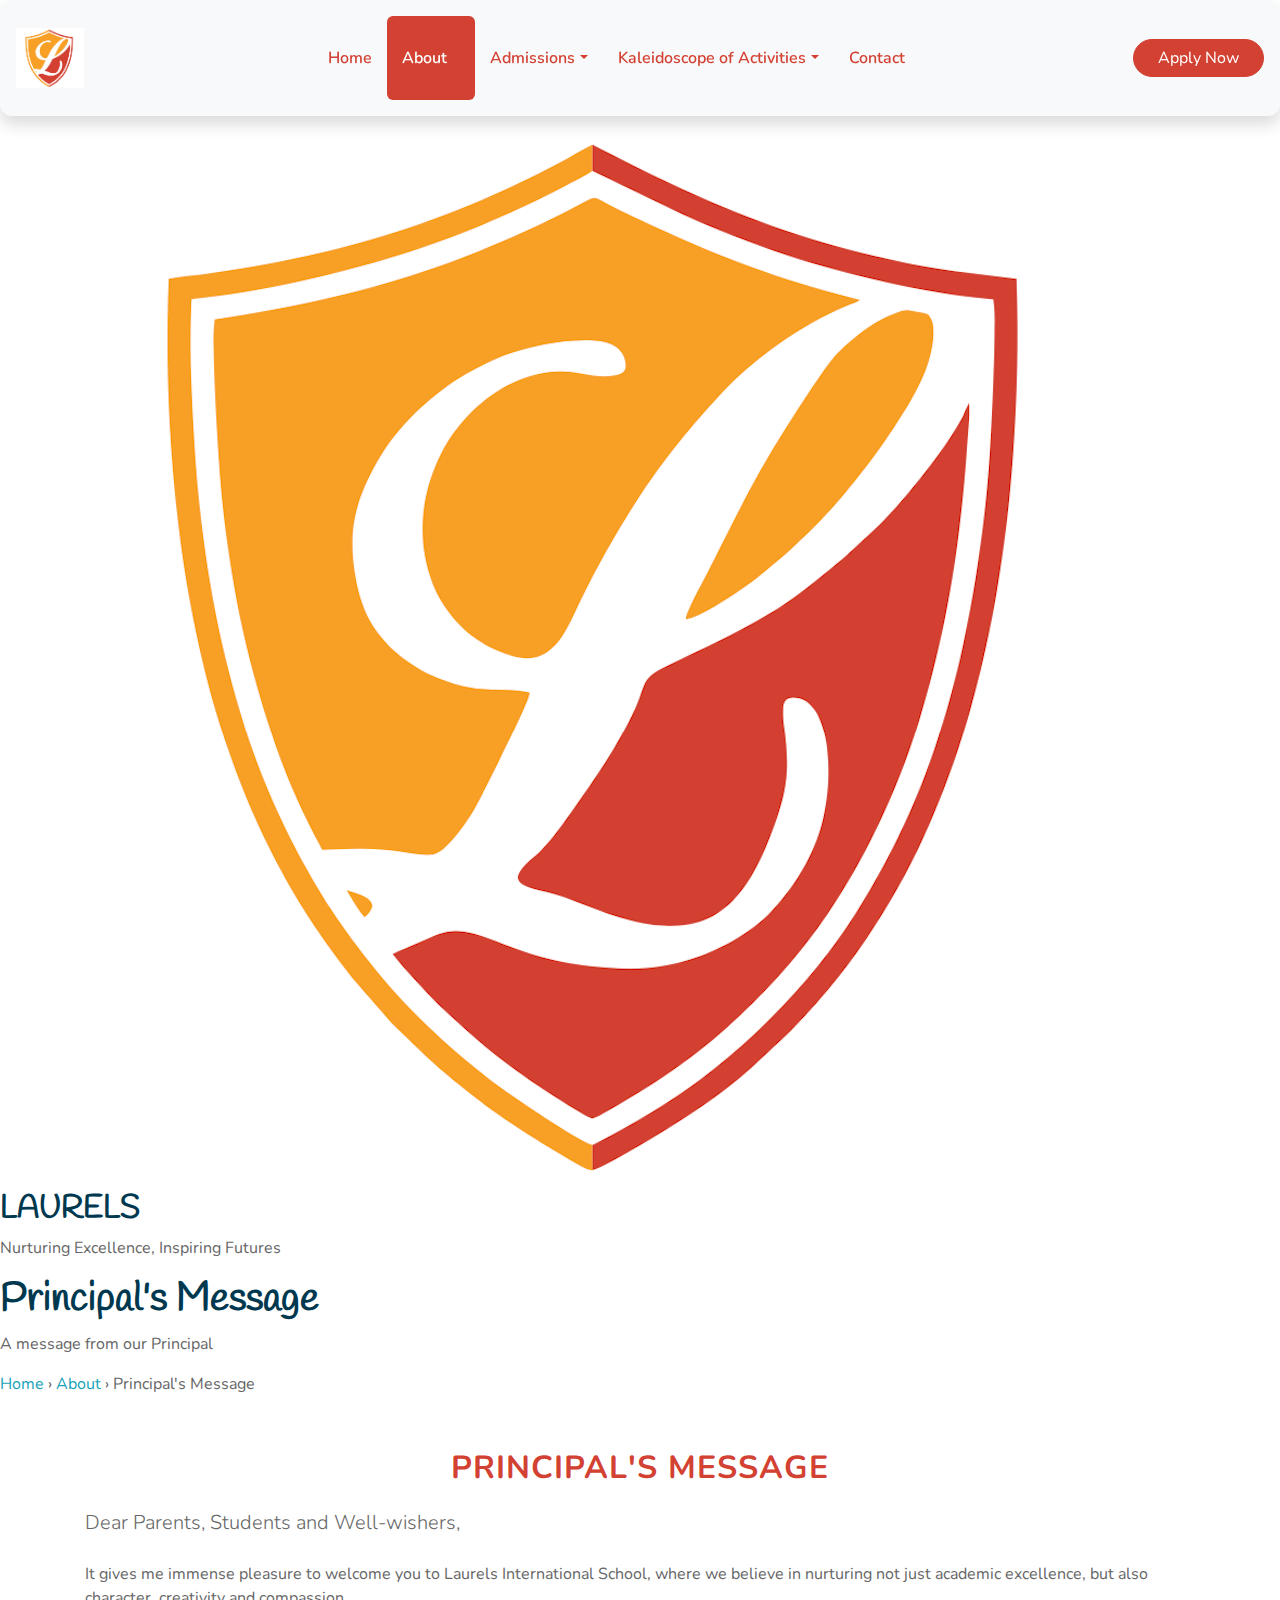
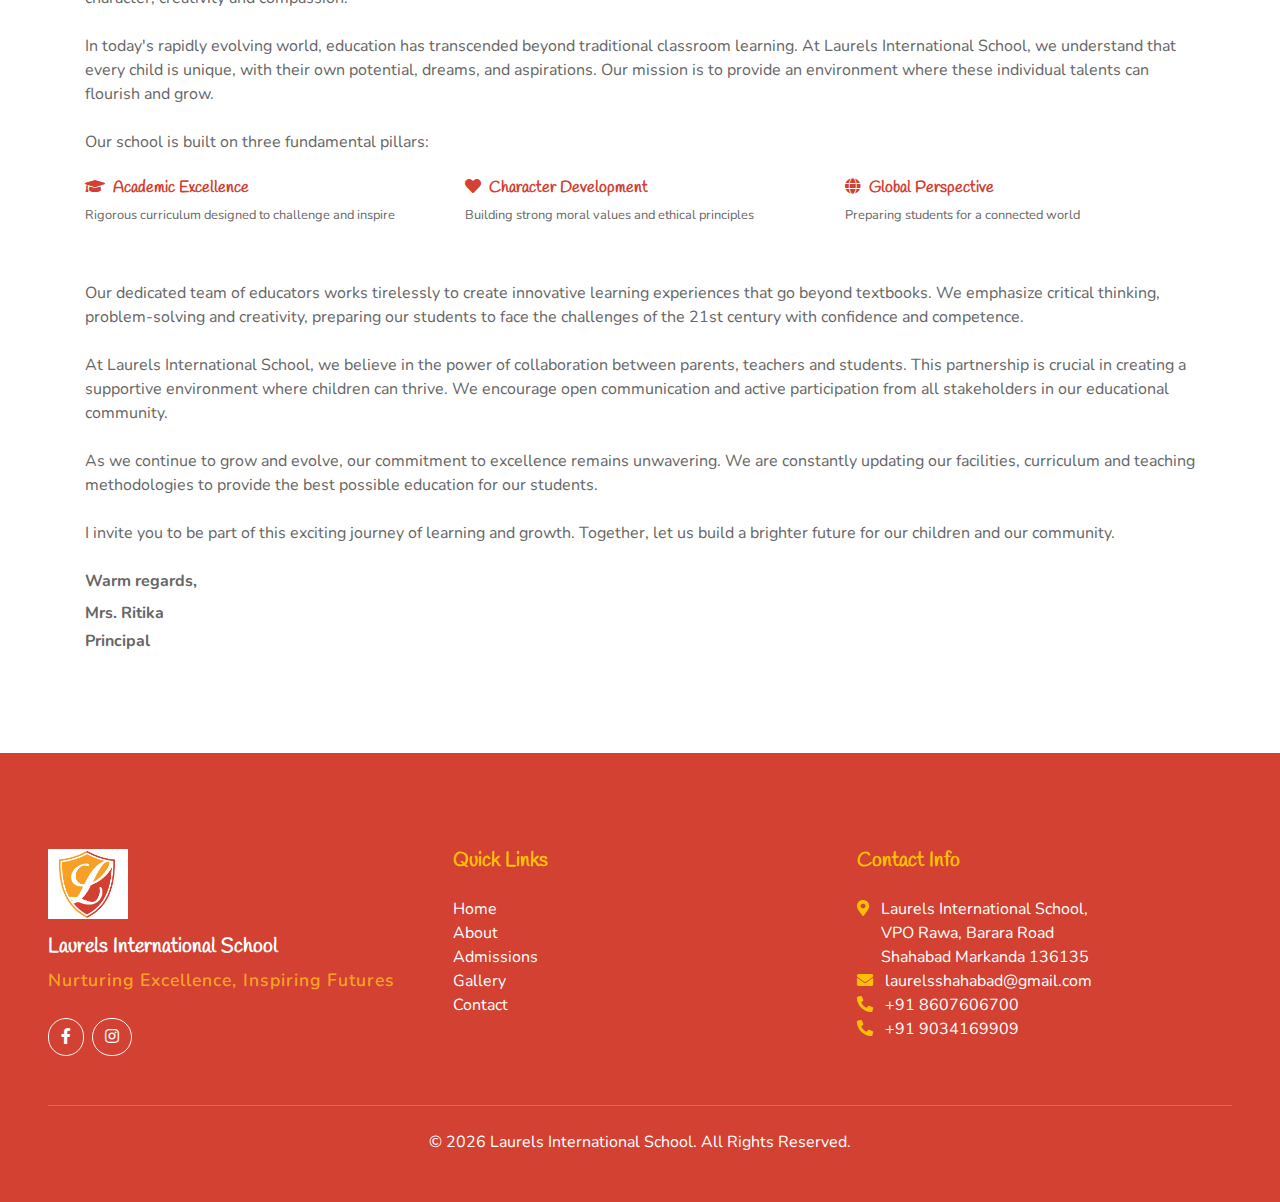
<file: directors-message.html>
<!DOCTYPE html>
<html lang="en">
<head>
    <meta charset="utf-8">
    <meta content="width=device-width, initial-scale=1.0" name="viewport">
    <title>Principal's Message - Laurels International School</title>
    <meta content="Principal's Message from Laurels International School" name="description">
    <meta content="school, education, principal's message" name="keywords">

    <!-- Google Web Fonts -->
    <link rel="preconnect" href="https://fonts.gstatic.com">
    <link href="https://fonts.googleapis.com/css2?family=Handlee&family=Nunito&display=swap" rel="stylesheet">

    <!-- Font Awesome -->
    <link href="https://cdnjs.cloudflare.com/ajax/libs/font-awesome/5.10.0/css/all.min.css" rel="stylesheet">

    <!-- Flaticon Font -->
    <link href="lib/flaticon/font/flaticon.css" rel="stylesheet">

    <!-- Libraries Stylesheet -->
    <link href="lib/owlcarousel/assets/owl.carousel.min.css" rel="stylesheet">
    <link href="lib/lightbox/css/lightbox.min.css" rel="stylesheet">

    <!-- Customized Bootstrap Stylesheet -->
    <link href="css/style.css" rel="stylesheet">

    <style>
        .header-img {
            background: #f8f9fa;
            min-height: 120px;
            display: flex;
            align-items: center;
            justify-content: center;
            padding: 20px 0;
        }
        .header-img img {
            max-width: 320px;
            width: 100%;
            height: auto;
        }
        .section-title { font-size: 2rem; color: #D24132; font-weight: 700; margin-bottom: 1rem; }
        @media (max-width: 600px) {
            .header-img { min-height: 80px; }
            .section-title { font-size: 1.3rem; }
        }
    </style>
</head>

<body>
    <!-- Navbar Start -->
    <nav class="navbar navbar-expand-lg bg-light navbar-light py-3 shadow sticky-top">
        <a href="index.html" class="navbar-brand font-weight-bold">
            <img src="img/logo.png" alt="Laurels International School Logo" style="max-height: 60px;">
        </a>
        <button type="button" class="navbar-toggler" data-toggle="collapse" data-target="#navbarCollapse">
            <span class="navbar-toggler-icon"></span>
        </button>
        <div class="collapse navbar-collapse justify-content-between" id="navbarCollapse">
            <div class="navbar-nav font-weight-bold mx-auto py-0">
                <a href="index.html" class="nav-item nav-link">Home</a>
                <div class="nav-item dropdown">
                    <a href="#" class="nav-link dropdown-toggle active" data-toggle="dropdown">About</a>
                    <div class="dropdown-menu">
                        <a class="dropdown-item" href="about.html">About Us</a>
                        <a class="dropdown-item" href="patrons-message.html">Director's Message</a>
                        <a class="dropdown-item active" href="directors-message.html">Principal's Message</a>
                        <a class="dropdown-item" href="curriculum.html">Curriculum</a>
                        <a class="dropdown-item" href="mandatory-disclosure.html">Mandatory Public Disclosure</a>
                    </div>
                </div>
                <div class="nav-item dropdown">
                    <a href="#" class="nav-link dropdown-toggle" data-toggle="dropdown">Admissions</a>
                    <div class="dropdown-menu">
                        <a href="admission.html" class="dropdown-item">Apply Now</a>
                        <a href="fees.html" class="dropdown-item">Fee Structure</a>
                        <a href="prospectus.pdf" class="dropdown-item" target="_blank">Download Prospectus</a>
                    </div>
                </div>
                <div class="nav-item dropdown">
                    <a href="#" class="nav-link dropdown-toggle" data-toggle="dropdown">Kaleidoscope of Activities</a>
                    <div class="dropdown-menu">
                        <a href="gallery.html" class="dropdown-item">Gallery</a>
                        <a href="house-system.html" class="dropdown-item">House System</a>
                        <a href="sports.html" class="dropdown-item">Sports</a>
                    </div>
                </div>
                <a href="contact.html" class="nav-item nav-link">Contact</a>
            </div>
            <a href="admission.html" class="btn btn-primary px-4">Apply Now</a>
        </div>
    </nav>
    <!-- Navbar End -->

    <!-- Page Header -->
    <div class="page-header">
        <div class="page-header-content">
            <div class="school-brand">
                <div class="school-logo">
                    <img src="img/logo.png" alt="Laurels International School">
                </div>
                <div class="school-info">
                    <h2>LAURELS</h2>
                    <p class="tagline">Nurturing Excellence, Inspiring Futures</p>
                </div>
            </div>
            <div class="page-info">
                <h1>Principal's Message</h1>
                <p class="page-subtitle">A message from our Principal</p>
                <div class="breadcrumb-nav">
                    <a href="index.html">Home</a>
                    <span class="separator">›</span>
                    <a href="about.html">About</a>
                    <span class="separator">›</span>
                    <span>Principal's Message</span>
                </div>
            </div>
        </div>
    </div>

        <!-- Principal's Message Section -->
    <div class="container py-5">
        <div class="section-title text-center">Principal's Message</div>
        <div class="row">
            <div class="col-12">
                <div class="content-area">
                    <p class="lead mb-4">Dear Parents, Students and Well-wishers,</p>
                    
                    <p class="mb-4">It gives me immense pleasure to welcome you to Laurels International School, where we believe in nurturing not just academic excellence, but also character, creativity and compassion.</p>
                    
                    <p class="mb-4">In today's rapidly evolving world, education has transcended beyond traditional classroom learning. At Laurels International School, we understand that every child is unique, with their own potential, dreams, and aspirations. Our mission is to provide an environment where these individual talents can flourish and grow.</p>
                    
                    <p class="mb-4">Our school is built on three fundamental pillars:</p>
                    
                    <div class="row mb-4">
                        <div class="col-md-4 mb-3">
                            <h6 style="color: #D24132;"><i class="fa fa-graduation-cap mr-2"></i>Academic Excellence</h6>
                            <p class="small">Rigorous curriculum designed to challenge and inspire</p>
                        </div>
                        <div class="col-md-4 mb-3">
                            <h6 style="color: #D24132;"><i class="fa fa-heart mr-2"></i>Character Development</h6>
                            <p class="small">Building strong moral values and ethical principles</p>
                        </div>
                        <div class="col-md-4 mb-3">
                            <h6 style="color: #D24132;"><i class="fa fa-globe mr-2"></i>Global Perspective</h6>
                            <p class="small">Preparing students for a connected world</p>
                        </div>
                    </div>
                    
                    <p class="mb-4">Our dedicated team of educators works tirelessly to create innovative learning experiences that go beyond textbooks. We emphasize critical thinking, problem-solving and creativity, preparing our students to face the challenges of the 21st century with confidence and competence.</p>
                    
                    <p class="mb-4">At Laurels International School, we believe in the power of collaboration between parents, teachers and students. This partnership is crucial in creating a supportive environment where children can thrive. We encourage open communication and active participation from all stakeholders in our educational community.</p>
                    
                    <p class="mb-4">As we continue to grow and evolve, our commitment to excellence remains unwavering. We are constantly updating our facilities, curriculum and teaching methodologies to provide the best possible education for our students.</p>
                    
                    <p class="mb-4">I invite you to be part of this exciting journey of learning and growth. Together, let us build a brighter future for our children and our community.</p>
                    
                    <p class="mb-2"><strong>Warm regards,</strong></p>
                    <p class="mb-1"><strong>Mrs. Ritika</strong></p>
                    <p class="mb-1"><strong>Principal</strong></p>
                </div>
            </div>
        </div>
    </div>

    <!-- Footer Start -->
    <footer class="container-fluid text-white mt-5 py-5 px-sm-3 px-md-5" style="background: #D24132;">
        <div class="row pt-5">
            <div class="col-lg-4 col-md-6 mb-5">
                <img src="img/logo.png" alt="Laurels International School Logo" style="max-width: 80px;">
                <h5 class="mt-3 text-white">Laurels International School</h5>
                <p class="footer-slogan">Nurturing Excellence, Inspiring Futures</p>
                <div class="d-flex justify-content-start mt-4">
                    <a class="btn btn-outline-light btn-circle mr-2" href="https://www.facebook.com/kidzeeshahabadmarkanda" target="_blank"><i class="fab fa-facebook-f"></i></a>
                    <a class="btn btn-outline-light btn-circle" href="https://www.instagram.com/laurels_shahabad__/" target="_blank"><i class="fab fa-instagram"></i></a>
                </div>
            </div>
            <div class="col-lg-4 col-md-6 mb-5">
                <h5 class="text-warning mb-4">Quick Links</h5>
                <ul class="list-unstyled">
                    <li><a class="text-white" href="index.html">Home</a></li>
                    <li><a class="text-white" href="about.html">About</a></li>
                    <li><a class="text-white" href="admission.html">Admissions</a></li>
                    <li><a class="text-white" href="gallery.html">Gallery</a></li>
                    <li><a class="text-white" href="contact.html">Contact</a></li>
                </ul>
            </div>
            <div class="col-lg-4 col-md-12 mb-5">
                <h5 class="text-warning mb-4">Contact Info</h5>
                <ul class="list-unstyled">
                    <li><i class="fa fa-map-marker-alt text-warning mr-2"></i> Laurels International School,<br>&nbsp;&nbsp;&nbsp;&nbsp;&nbsp;&nbsp;VPO Rawa, Barara Road<br>&nbsp;&nbsp;&nbsp;&nbsp;&nbsp;&nbsp;Shahabad Markanda 136135</li>
                    <li><i class="fa fa-envelope text-warning mr-2"></i> <a href="mailto:laurelsshahabad@gmail.com" class="text-white">laurelsshahabad@gmail.com</a></li>
                    <li><i class="fa fa-phone-alt text-warning mr-2"></i> <a href="tel:+918607606700" class="text-white">+91 8607606700</a></li>
                    <li><i class="fa fa-phone-alt text-warning mr-2"></i> <a href="tel:+919034169909" class="text-white">+91 9034169909</a></li>
                </ul>
            </div>
        </div>
        <div class="container-fluid pt-4" style="border-top: 1px solid rgba(255, 255, 255, 0.2);">
            <p class="m-0 text-center text-white">
                &copy; <span id="year"></span> Laurels International School. All Rights Reserved.
            </p>
        </div>
    </footer>
    <!-- Footer End -->

    <script>
        document.getElementById('year').textContent = new Date().getFullYear();
    </script>
    <!-- JavaScript Libraries -->
    <script src="https://code.jquery.com/jquery-3.4.1.min.js"></script>
    <script src="https://stackpath.bootstrapcdn.com/bootstrap/4.4.1/js/bootstrap.bundle.min.js"></script>
    <script src="lib/easing/easing.min.js"></script>
    <script src="lib/owlcarousel/owl.carousel.min.js"></script>
    <script src="lib/isotope/isotope.pkgd.min.js"></script>
    <script src="lib/lightbox/js/lightbox.min.js"></script>
    <!-- Contact Javascript File -->
    <script src="mail/jqBootstrapValidation.min.js"></script>
    <script src="mail/contact.js"></script>
    <!-- Template Javascript -->
    <script src="js/main.js"></script>
</body>
</html>
</file>
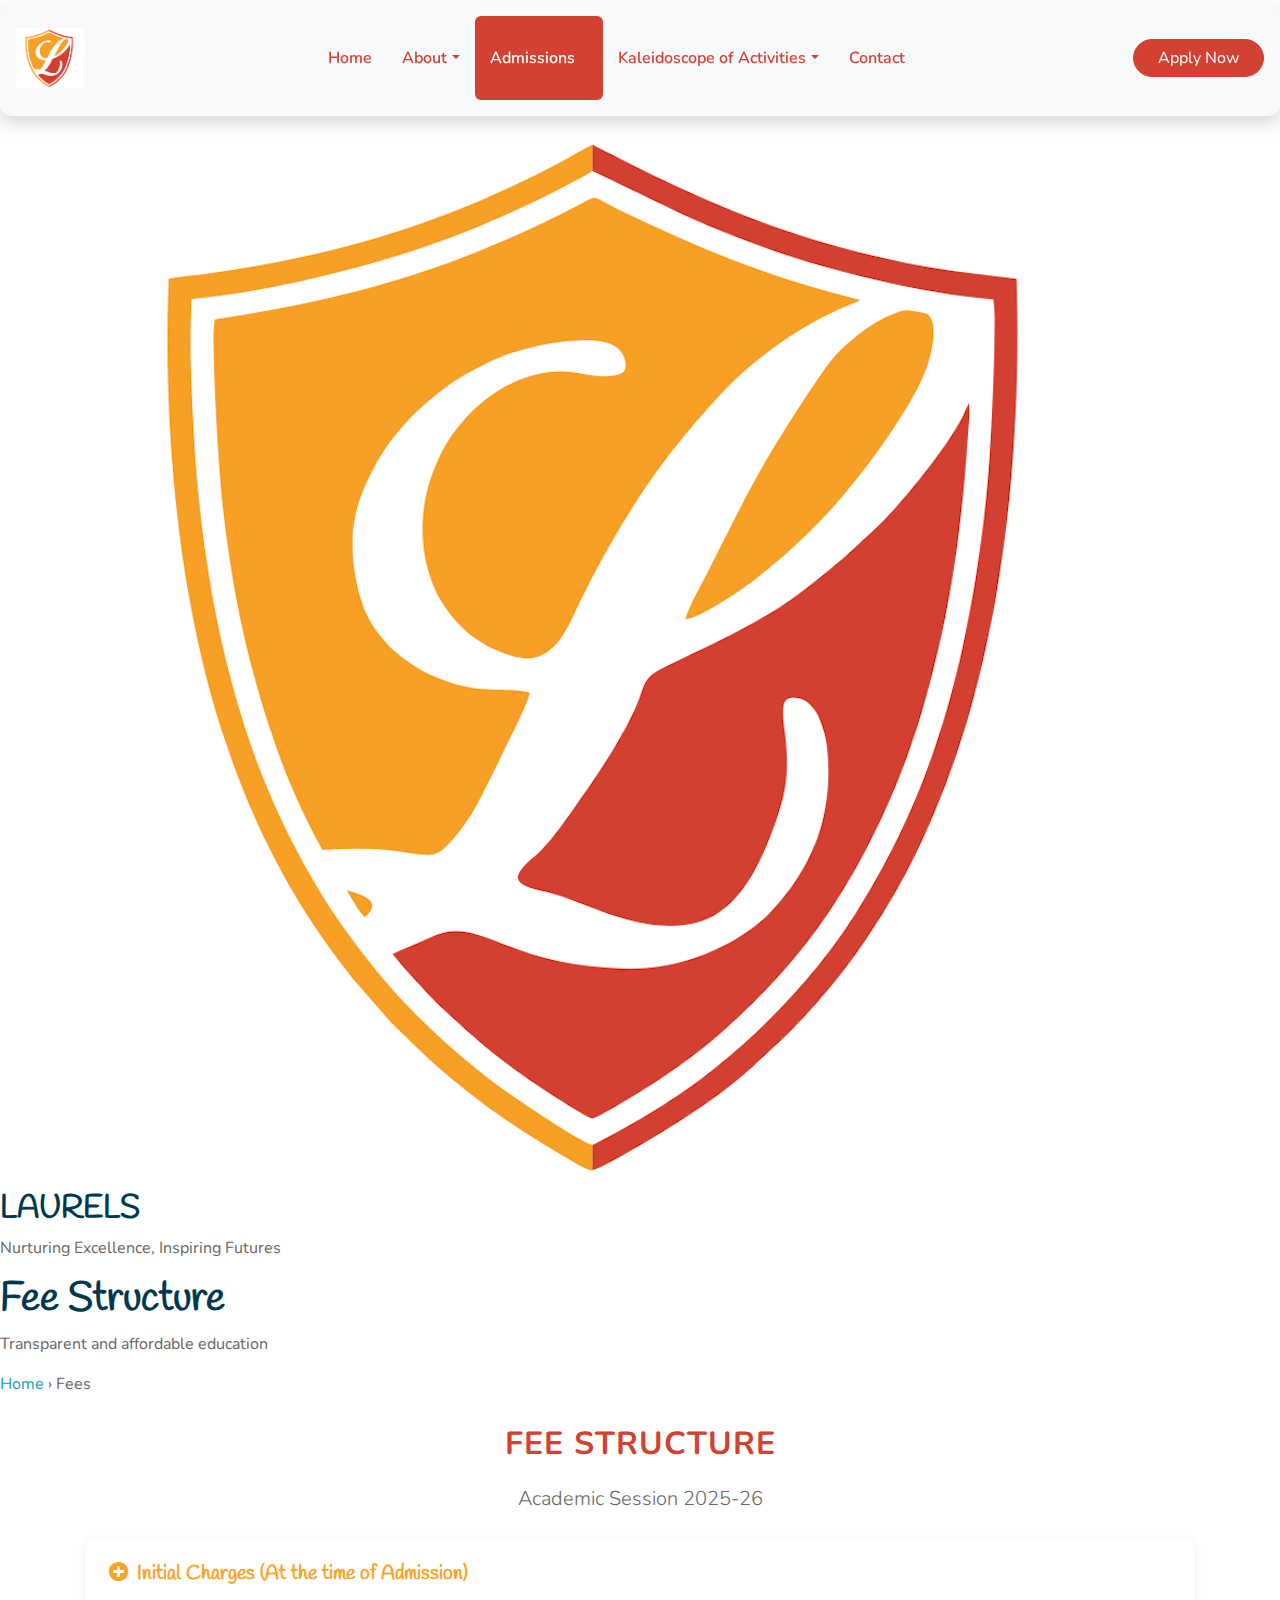
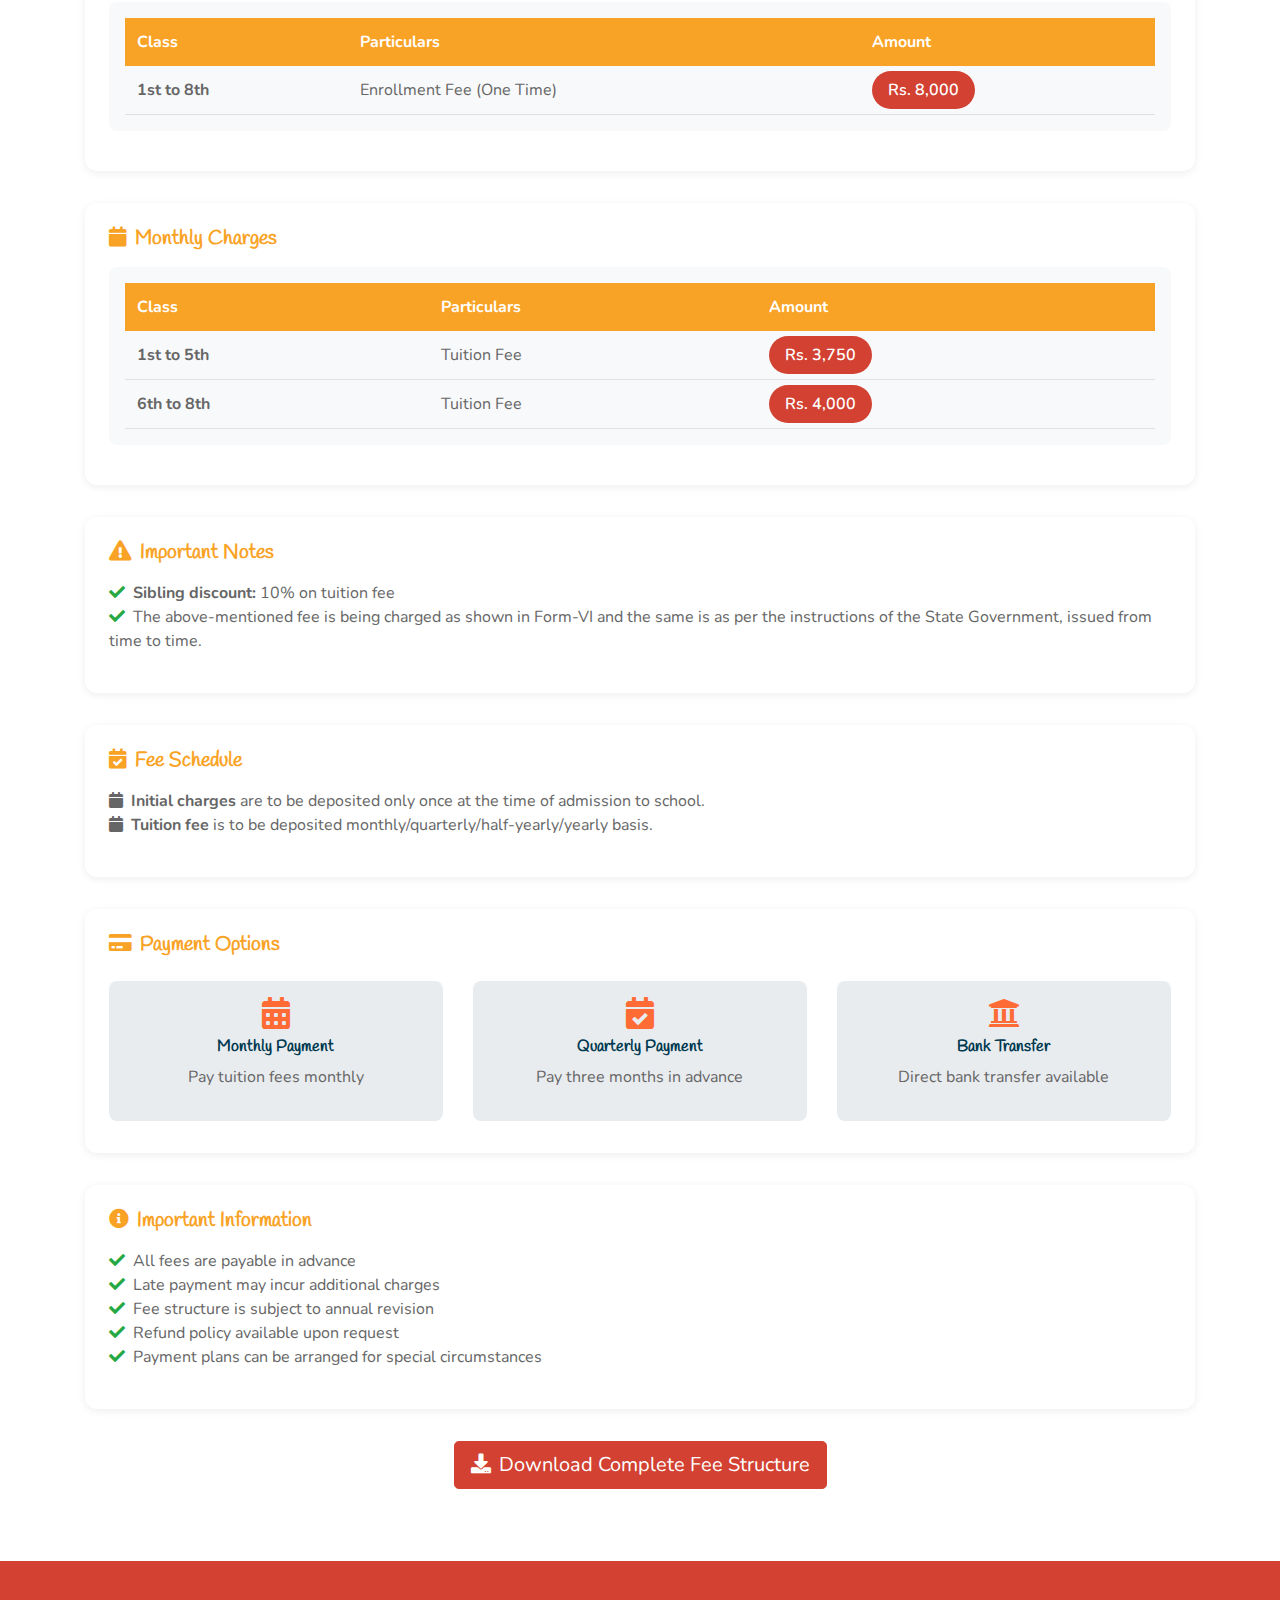
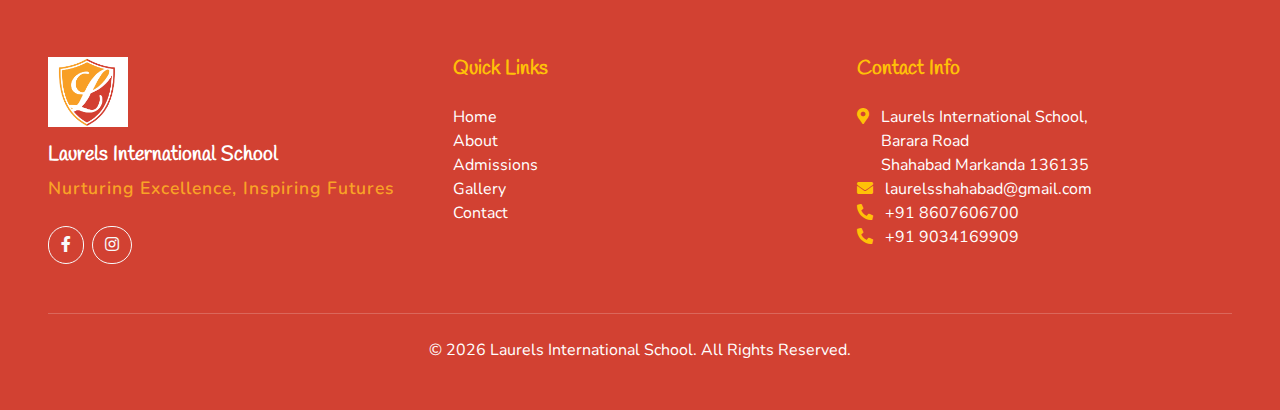
<file: fees.html>
<!DOCTYPE html>
<html lang="en">

<head>
    <meta charset="utf-8">
    <title>Fee Structure | Laurels International School</title>
    <meta content="width=device-width, initial-scale=1.0" name="viewport">
    <meta content="Fee Structure, Tuition Fees, Laurels International School" name="keywords">
    <meta content="Complete fee structure and payment information for Laurels International School." name="description">

    <!-- Favicon -->
    <link rel="icon" href="img/logo.png" type="image/png">

    <!-- Google Web Fonts -->
    <link rel="preconnect" href="https://fonts.gstatic.com">
    <link href="https://fonts.googleapis.com/css2?family=Handlee&family=Nunito&display=swap" rel="stylesheet">

    <!-- Font Awesome -->
    <link href="https://cdnjs.cloudflare.com/ajax/libs/font-awesome/5.10.0/css/all.min.css" rel="stylesheet">

    <!-- Flaticon Font -->
    <link href="lib/flaticon/font/flaticon.css" rel="stylesheet">

    <!-- Libraries Stylesheet -->
    <link href="lib/owlcarousel/assets/owl.carousel.min.css" rel="stylesheet">
    <link href="lib/lightbox/css/lightbox.min.css" rel="stylesheet">

    <!-- Customized Bootstrap Stylesheet -->
    <link href="css/style.css" rel="stylesheet">

    <style>
        .header-img { background: #fff; text-align: center; padding: 24px 0 8px 0; }
        .header-img img { max-width: 320px; width: 100%; }
        .section-title { font-size: 2rem; color: #D24132; font-weight: 700; margin-bottom: 1rem; }
        .fee-card { background: #fff; border-radius: 12px; box-shadow: 0 2px 8px rgba(0,0,0,0.07); padding: 1.5rem; margin-bottom: 2rem; }
        .fee-card h5 { color: #F9A326; font-weight: 600; margin-bottom: 1rem; }
        .fee-table { background: #f8f9fa; border-radius: 8px; padding: 1rem; margin: 1rem 0; }
        .fee-table table { width: 100%; }
        .fee-table th { background: #F9A326; color: white; padding: 0.75rem; }
        .fee-table td { padding: 0.75rem; border-bottom: 1px solid #dee2e6; }
        .fee-highlight { background: #D24132; color: white; padding: 0.5rem 1rem; border-radius: 20px; font-weight: 600; }
        .payment-method { background: #e9ecef; padding: 1rem; border-radius: 8px; margin: 0.5rem 0; }
        .scholarship-badge { background: linear-gradient(45deg, #F9A326, #D24132); color: white; padding: 0.5rem 1rem; border-radius: 20px; font-weight: 600; display: inline-block; margin: 0.5rem 0; }
        @media (max-width: 600px) { 
            .section-title { font-size: 1.3rem; } 
            .fee-table { font-size: 0.9rem; }
            .fee-table th, .fee-table td { padding: 0.5rem; }
        }
    </style>
</head>

<body>
    <!-- Navbar Start -->
    <nav class="navbar navbar-expand-lg bg-light navbar-light py-3 shadow sticky-top">
        <a href="index.html" class="navbar-brand font-weight-bold">
            <img src="img/logo.png" alt="Laurels International School Logo" style="max-height: 60px;">
        </a>
        <button type="button" class="navbar-toggler" data-toggle="collapse" data-target="#navbarCollapse">
            <span class="navbar-toggler-icon"></span>
        </button>
        <div class="collapse navbar-collapse justify-content-between" id="navbarCollapse">
            <div class="navbar-nav font-weight-bold mx-auto py-0">
                <a href="index.html" class="nav-item nav-link">Home</a>
                <div class="nav-item dropdown">
                    <a href="#" class="nav-link dropdown-toggle" data-toggle="dropdown">About</a>
                    <div class="dropdown-menu">
                        <a class="dropdown-item" href="about.html">About Us</a>
                        <a class="dropdown-item" href="patrons-message.html">Director's Message</a>
                        <a class="dropdown-item" href="directors-message.html">Principal's Message</a>
                        <a class="dropdown-item" href="curriculum.html">Curriculum</a>
                        <a class="dropdown-item" href="mandatory-disclosure.html">Mandatory Public Disclosure</a>
                    </div>
                </div>
                <div class="nav-item dropdown">
                    <a href="#" class="nav-link dropdown-toggle active" data-toggle="dropdown">Admissions</a>
                    <div class="dropdown-menu">
                        <a href="admission.html" class="dropdown-item">Apply Now</a>
                        <a href="fees.html" class="dropdown-item active">Fee Structure</a>
                        <a href="prospectus.pdf" class="dropdown-item" target="_blank">Download Prospectus</a>
                    </div>
                </div>
                <div class="nav-item dropdown">
                    <a href="#" class="nav-link dropdown-toggle" data-toggle="dropdown">Kaleidoscope of Activities</a>
                    <div class="dropdown-menu">
                        <a href="gallery.html" class="dropdown-item">Gallery</a>
                        <a href="house-system.html" class="dropdown-item">House System</a>
                        <a href="sports.html" class="dropdown-item">Sports</a>
                    </div>
                </div>
                <a href="contact.html" class="nav-item nav-link">Contact</a>
            </div>
            <a href="admission.html" class="btn btn-primary px-4">Apply Now</a>
        </div>
    </nav>
    <!-- Navbar End -->

    <!-- Page Header -->
    <div class="page-header">
        <div class="page-header-content">
            <div class="school-brand">
                <div class="school-logo">
                    <img src="img/logo.png" alt="Laurels International School">
                </div>
                <div class="school-info">
                    <h2>LAURELS</h2>
                    <p class="tagline">Nurturing Excellence, Inspiring Futures</p>
                </div>
            </div>
            <div class="page-info">
                <h1>Fee Structure</h1>
                <p class="page-subtitle">Transparent and affordable education</p>
                <div class="breadcrumb-nav">
                    <a href="index.html">Home</a>
                    <span class="separator">›</span>
                    <span>Fees</span>
                </div>
            </div>
        </div>
    </div>

    <!-- Fee Structure Section -->
    <div class="container py-4">
        <div class="section-title text-center">Fee Structure</div>
        <div class="text-center mb-4">
            <p class="lead">Academic Session 2025-26</p>
        </div>

        <!-- Initial Charges -->
        <div class="fee-card">
            <h5><i class="fa fa-plus-circle mr-2"></i>Initial Charges (At the time of Admission)</h5>
            <div class="fee-table">
                <table>
                    <thead>
                        <tr>
                            <th>Class</th>
                            <th>Particulars</th>
                            <th>Amount</th>
                        </tr>
                    </thead>
                    <tbody>
                        <tr>
                            <td><strong>1st to 8th</strong></td>
                            <td>Enrollment Fee (One Time)</td>
                            <td><span class="fee-highlight">Rs. 8,000</span></td>
                        </tr>
                    </tbody>
                </table>
            </div>
        </div>

        <!-- Monthly Charges -->
        <div class="fee-card">
            <h5><i class="fa fa-calendar mr-2"></i>Monthly Charges</h5>
            <div class="fee-table">
                <table>
                    <thead>
                        <tr>
                            <th>Class</th>
                            <th>Particulars</th>
                            <th>Amount</th>
                        </tr>
                    </thead>
                    <tbody>
                        <tr>
                            <td><strong>1st to 5th</strong></td>
                            <td>Tuition Fee</td>
                            <td><span class="fee-highlight">Rs. 3,750</span></td>
                        </tr>
                        <tr>
                            <td><strong>6th to 8th</strong></td>
                            <td>Tuition Fee</td>
                            <td><span class="fee-highlight">Rs. 4,000</span></td>
                        </tr>
                    </tbody>
                </table>
            </div>
        </div>

        <!-- Important Notes -->
        <div class="fee-card">
            <h5><i class="fa fa-exclamation-triangle mr-2"></i>Important Notes</h5>
            <div class="row">
                <div class="col-md-12">
                    <ul class="list-unstyled">
                        <li><i class="fa fa-check text-success mr-2"></i><strong>Sibling discount:</strong> 10% on tuition fee</li>
                        <li><i class="fa fa-check text-success mr-2"></i>The above-mentioned fee is being charged as shown in Form-VI and the same is as per the instructions of the State Government, issued from time to time.</li>
                    </ul>
                </div>
            </div>
        </div>

        <!-- Fee Schedule -->
        <div class="fee-card">
            <h5><i class="fa fa-calendar-check mr-2"></i>Fee Schedule</h5>
            <div class="row">
                <div class="col-md-12">
                    <ul class="list-unstyled">
                        <li><i class="fa fa-calendar mr-2"></i><strong>Initial charges</strong> are to be deposited only once at the time of admission to school.</li>
                        <li><i class="fa fa-calendar mr-2"></i><strong>Tuition fee</strong> is to be deposited monthly/quarterly/half-yearly/yearly basis.</li>
                    </ul>
                </div>
            </div>
        </div>

        <!-- Payment Options -->
        <div class="fee-card">
            <h5><i class="fa fa-credit-card mr-2"></i>Payment Options</h5>
            <div class="row">
                <div class="col-md-4">
                    <div class="payment-method text-center">
                        <i class="fa fa-calendar-alt fa-2x" style="color: #FF6B35; margin-bottom: 0.5rem;"></i>
                        <h6>Monthly Payment</h6>
                        <p>Pay tuition fees monthly</p>
                    </div>
                </div>
                <div class="col-md-4">
                    <div class="payment-method text-center">
                        <i class="fa fa-calendar-check fa-2x" style="color: #FF6B35; margin-bottom: 0.5rem;"></i>
                        <h6>Quarterly Payment</h6>
                        <p>Pay three months in advance</p>
                    </div>
                </div>
                <div class="col-md-4">
                    <div class="payment-method text-center">
                        <i class="fa fa-university fa-2x" style="color: #FF6B35; margin-bottom: 0.5rem;"></i>
                        <h6>Bank Transfer</h6>
                        <p>Direct bank transfer available</p>
                    </div>
                </div>
            </div>
        </div>

        <!-- Important Information -->
        <div class="fee-card">
            <h5><i class="fa fa-info-circle mr-2"></i>Important Information</h5>
            <ul class="list-unstyled">
                <li><i class="fa fa-check text-success mr-2"></i>All fees are payable in advance</li>
                <li><i class="fa fa-check text-success mr-2"></i>Late payment may incur additional charges</li>
                <li><i class="fa fa-check text-success mr-2"></i>Fee structure is subject to annual revision</li>
                <li><i class="fa fa-check text-success mr-2"></i>Refund policy available upon request</li>
                <li><i class="fa fa-check text-success mr-2"></i>Payment plans can be arranged for special circumstances</li>
            </ul>
        </div>

        <!-- Download Fee Structure -->
        <div class="text-center mt-4">
            <a href="fee-structure.pdf" class="btn btn-primary btn-lg" target="_blank">
                <i class="fa fa-download mr-2"></i>Download Complete Fee Structure
            </a>
        </div>
    </div>

    <!-- Footer Start -->
    <footer class="container-fluid text-white mt-5 py-5 px-sm-3 px-md-5" style="background: #D24132;">
        <div class="row pt-5">
            <div class="col-lg-4 col-md-6 mb-5">
                <img src="img/logo.png" alt="Laurels International School Logo" style="max-width: 80px;">
                <h5 class="mt-3 text-white">Laurels International School</h5>
                <p class="footer-slogan">Nurturing Excellence, Inspiring Futures</p>
                <div class="d-flex justify-content-start mt-4">
                    <a class="btn btn-outline-light btn-circle mr-2" href="https://www.facebook.com/kidzeeshahabadmarkanda" target="_blank"><i class="fab fa-facebook-f"></i></a>
                    <a class="btn btn-outline-light btn-circle" href="https://www.instagram.com/laurels_shahabad__/" target="_blank"><i class="fab fa-instagram"></i></a>
                </div>
            </div>
            <div class="col-lg-4 col-md-6 mb-5">
                <h5 class="text-warning mb-4">Quick Links</h5>
                <ul class="list-unstyled">
                    <li><a class="text-white" href="index.html">Home</a></li>
                    <li><a class="text-white" href="about.html">About</a></li>
                    <li><a class="text-white" href="admission.html">Admissions</a></li>
                    <li><a class="text-white" href="gallery.html">Gallery</a></li>
                    <li><a class="text-white" href="contact.html">Contact</a></li>
                </ul>
            </div>
            <div class="col-lg-4 col-md-12 mb-5">
                <h5 class="text-warning mb-4">Contact Info</h5>
                <ul class="list-unstyled">
                    <li><i class="fa fa-map-marker-alt text-warning mr-2"></i> Laurels International School,<br>&nbsp;&nbsp;&nbsp;&nbsp;&nbsp;&nbsp;Barara Road<br>&nbsp;&nbsp;&nbsp;&nbsp;&nbsp;&nbsp;Shahabad Markanda 136135</li>
                    <li><i class="fa fa-envelope text-warning mr-2"></i> <a href="mailto:laurelsshahabad@gmail.com" class="text-white">laurelsshahabad@gmail.com</a></li>
                    <li><i class="fa fa-phone-alt text-warning mr-2"></i> <a href="tel:+918607606700" class="text-white">+91 8607606700</a></li>
                    <li><i class="fa fa-phone-alt text-warning mr-2"></i> <a href="tel:+919034169909" class="text-white">+91 9034169909</a></li>
                </ul>
            </div>
        </div>
        <div class="container-fluid pt-4" style="border-top: 1px solid rgba(255, 255, 255, 0.2);">
            <p class="m-0 text-center text-white">
                &copy; <span id="year"></span> Laurels International School. All Rights Reserved.
            </p>
        </div>
    </footer>
    <script>document.getElementById('year').textContent = new Date().getFullYear();</script>
    <script src="https://code.jquery.com/jquery-3.4.1.min.js"></script>
    <script src="https://stackpath.bootstrapcdn.com/bootstrap/4.4.1/js/bootstrap.bundle.min.js"></script>
    <script src="lib/easing/easing.min.js"></script>
    <script src="lib/owlcarousel/owl.carousel.min.js"></script>
    <script src="lib/isotope/isotope.pkgd.min.js"></script>
    <script src="lib/lightbox/js/lightbox.min.js"></script>
    <script src="mail/jqBootstrapValidation.min.js"></script>
    <script src="mail/contact.js"></script>
    <script src="js/main.js"></script>
</body>

</html>
</file>
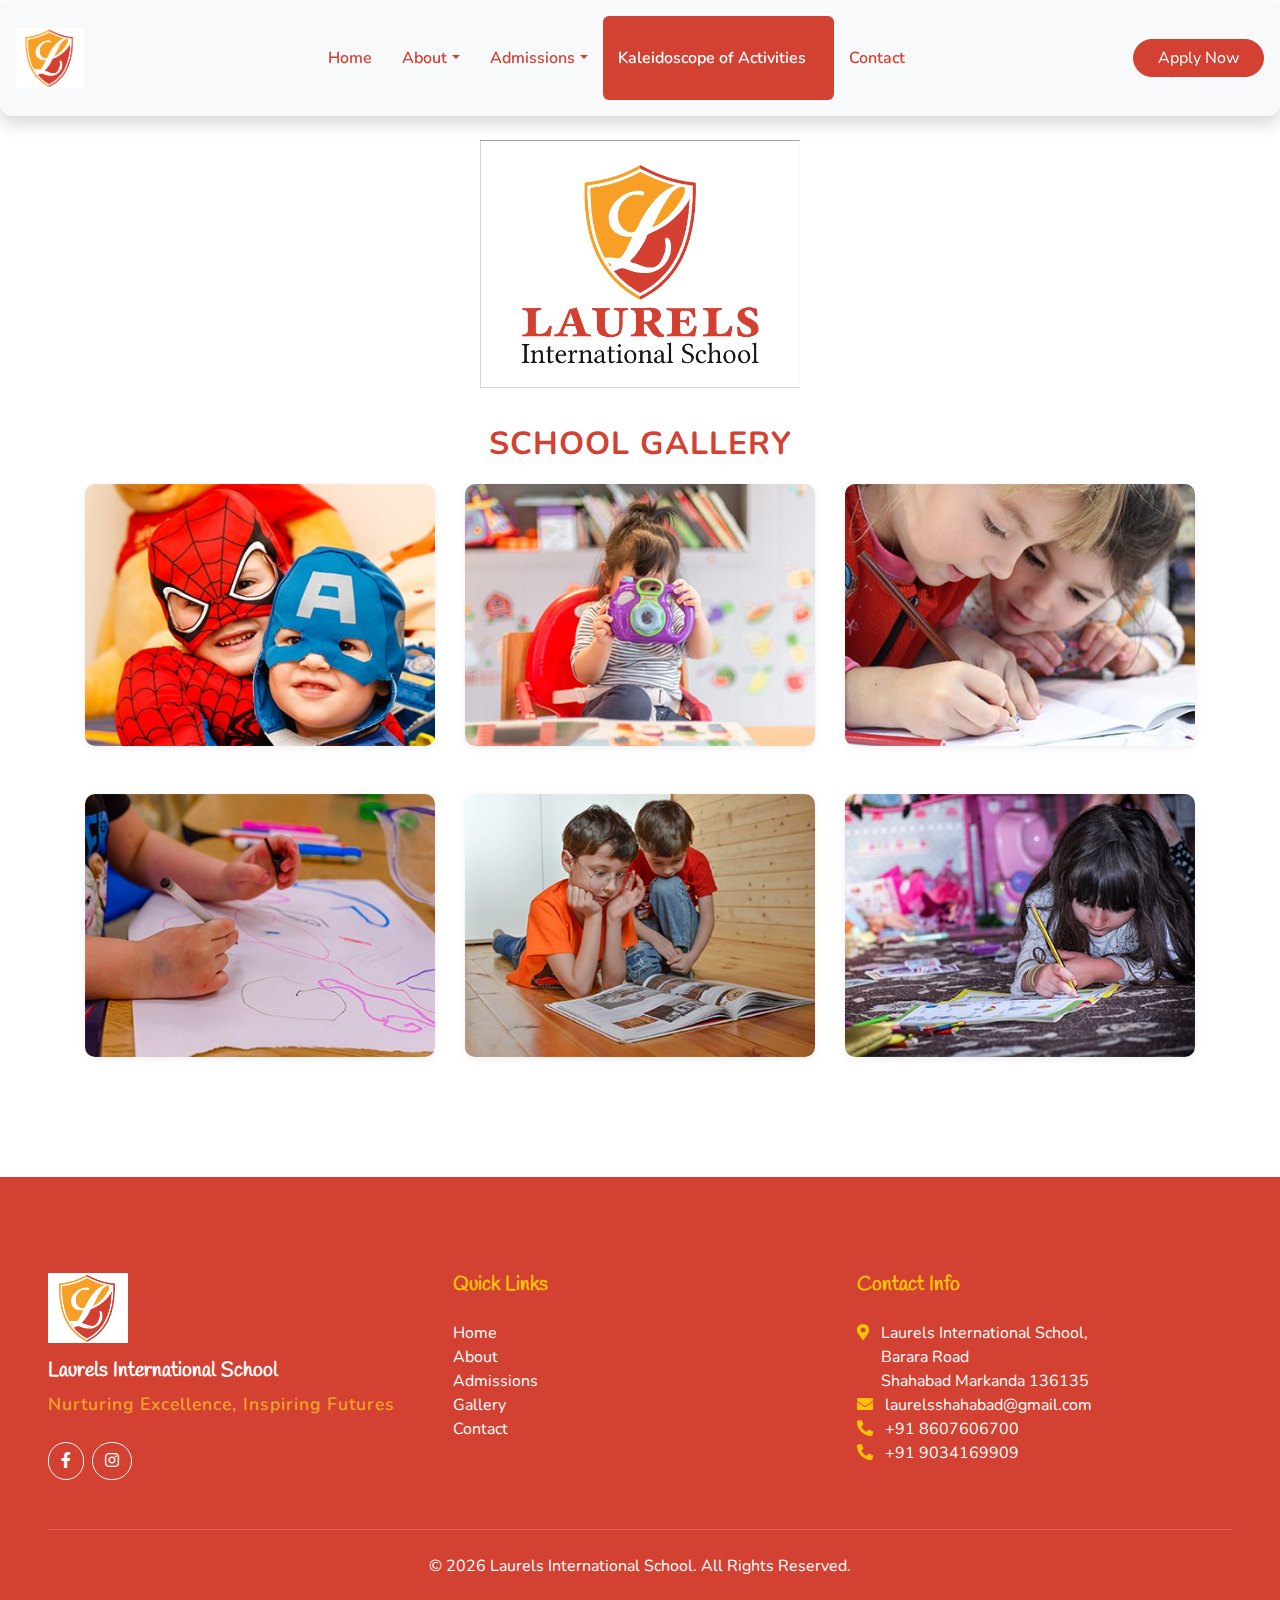
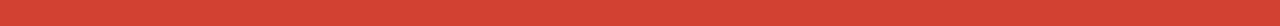
<file: gallery.html>
<!DOCTYPE html>
<html lang="en">

<head>
    <meta charset="utf-8">
    <title>Gallery | Laurels International School</title>
    <meta content="width=device-width, initial-scale=1.0" name="viewport">
    <meta content="Gallery, Laurels International School" name="keywords">
    <meta content="View the Laurels International School photo gallery." name="description">

    <!-- Favicon -->
    <link rel="icon" href="img/logo.png" type="image/png">

    <!-- Google Web Fonts -->
    <link rel="preconnect" href="https://fonts.gstatic.com">
    <link href="https://fonts.googleapis.com/css2?family=Handlee&family=Nunito&display=swap" rel="stylesheet">

    <!-- Font Awesome -->
    <link href="https://cdnjs.cloudflare.com/ajax/libs/font-awesome/5.10.0/css/all.min.css" rel="stylesheet">

    <!-- Flaticon Font -->
    <link href="lib/flaticon/font/flaticon.css" rel="stylesheet">

    <!-- Libraries Stylesheet -->
    <link href="lib/owlcarousel/assets/owl.carousel.min.css" rel="stylesheet">
    <link href="lib/lightbox/css/lightbox.min.css" rel="stylesheet">

    <!-- Customized Bootstrap Stylesheet -->
    <link href="css/style.css" rel="stylesheet">

    <style>
        .header-img { background: #fff; text-align: center; padding: 24px 0 8px 0; }
        .header-img img { max-width: 320px; width: 100%; }
        .section-title { font-size: 2rem; color: #D24132; font-weight: 700; margin-bottom: 1rem; }
        .gallery-img { border-radius: 10px; box-shadow: 0 2px 8px rgba(0,0,0,0.07); margin-bottom: 1.5rem; transition: transform 0.2s; }
        .gallery-img:hover { transform: scale(1.03); }
        @media (max-width: 600px) { .section-title { font-size: 1.3rem; } }
    </style>
</head>

<body>
    <!-- Navbar Start -->
    <nav class="navbar navbar-expand-lg bg-light navbar-light py-3 shadow sticky-top">
        <a href="index.html" class="navbar-brand font-weight-bold">
            <img src="img/logo.png" alt="Laurels International School Logo" style="max-height: 60px;">
        </a>
        <button type="button" class="navbar-toggler" data-toggle="collapse" data-target="#navbarCollapse">
            <span class="navbar-toggler-icon"></span>
        </button>
        <div class="collapse navbar-collapse justify-content-between" id="navbarCollapse">
            <div class="navbar-nav font-weight-bold mx-auto py-0">
                <a href="index.html" class="nav-item nav-link">Home</a>
                <div class="nav-item dropdown">
                    <a href="#" class="nav-link dropdown-toggle" data-toggle="dropdown">About</a>
                    <div class="dropdown-menu">
                        <a class="dropdown-item" href="about.html">About Us</a>
                        <a class="dropdown-item" href="patrons-message.html">Director's Message</a>
                        <a class="dropdown-item" href="directors-message.html">Principal's Message</a>
                        <a class="dropdown-item" href="curriculum.html">Curriculum</a>
                        <a class="dropdown-item" href="mandatory-disclosure.html">Mandatory Public Disclosure</a>
                    </div>
                </div>
                <div class="nav-item dropdown">
                    <a href="#" class="nav-link dropdown-toggle" data-toggle="dropdown">Admissions</a>
                    <div class="dropdown-menu">
                        <a href="admission.html" class="dropdown-item">Apply Now</a>
                        <a href="fees.html" class="dropdown-item">Fee Structure</a>
                        <a href="prospectus.pdf" class="dropdown-item" target="_blank">Download Prospectus</a>
                    </div>
                </div>
                <div class="nav-item dropdown">
                    <a href="#" class="nav-link dropdown-toggle active" data-toggle="dropdown">Kaleidoscope of Activities</a>
                    <div class="dropdown-menu">
                        <a href="gallery.html" class="dropdown-item active">Gallery</a>
                        <a href="house-system.html" class="dropdown-item">House System</a>
                        <a href="sports.html" class="dropdown-item">Sports</a>
                    </div>
                </div>
                <a href="contact.html" class="nav-item nav-link">Contact</a>
            </div>
            <a href="admission.html" class="btn btn-primary px-4">Apply Now</a>
        </div>
    </nav>
    <!-- Navbar End -->

    <!-- Header Section -->
    <div class="header-img">
        <img src="img/logo with school name.png" alt="Laurels International School">
    </div>

    <!-- Gallery Section -->
    <div class="container py-4">
        <div class="section-title text-center">School Gallery</div>
        <div class="row">
            <div class="col-6 col-md-4 mb-4">
                <a href="img/portfolio-1.jpg" data-lightbox="school-gallery">
                    <img src="img/portfolio-1.jpg" class="img-fluid gallery-img" alt="Gallery 1">
                </a>
            </div>
            <div class="col-6 col-md-4 mb-4">
                <a href="img/portfolio-2.jpg" data-lightbox="school-gallery">
                    <img src="img/portfolio-2.jpg" class="img-fluid gallery-img" alt="Gallery 2">
                </a>
            </div>
            <div class="col-6 col-md-4 mb-4">
                <a href="img/portfolio-3.jpg" data-lightbox="school-gallery">
                    <img src="img/portfolio-3.jpg" class="img-fluid gallery-img" alt="Gallery 3">
                </a>
            </div>
            <div class="col-6 col-md-4 mb-4">
                <a href="img/portfolio-4.jpg" data-lightbox="school-gallery">
                    <img src="img/portfolio-4.jpg" class="img-fluid gallery-img" alt="Gallery 4">
                </a>
            </div>
            <div class="col-6 col-md-4 mb-4">
                <a href="img/portfolio-5.jpg" data-lightbox="school-gallery">
                    <img src="img/portfolio-5.jpg" class="img-fluid gallery-img" alt="Gallery 5">
                </a>
            </div>
            <div class="col-6 col-md-4 mb-4">
                <a href="img/portfolio-6.jpg" data-lightbox="school-gallery">
                    <img src="img/portfolio-6.jpg" class="img-fluid gallery-img" alt="Gallery 6">
                </a>
            </div>
        </div>
    </div>

    <!-- Footer Start -->
    <footer class="container-fluid text-white mt-5 py-5 px-sm-3 px-md-5" style="background: #D24132;">
        <div class="row pt-5">
            <div class="col-lg-4 col-md-6 mb-5">
                <img src="img/logo.png" alt="Laurels International School Logo" style="max-width: 80px;">
                <h5 class="mt-3 text-white">Laurels International School</h5>
                <p class="footer-slogan">Nurturing Excellence, Inspiring Futures</p>
                <div class="d-flex justify-content-start mt-4">
                    <a class="btn btn-outline-light btn-circle mr-2" href="https://www.facebook.com/kidzeeshahabadmarkanda" target="_blank"><i class="fab fa-facebook-f"></i></a>
                    <a class="btn btn-outline-light btn-circle" href="https://www.instagram.com/laurels_shahabad__/" target="_blank"><i class="fab fa-instagram"></i></a>
                </div>
            </div>
            <div class="col-lg-4 col-md-6 mb-5">
                <h5 class="text-warning mb-4">Quick Links</h5>
                <ul class="list-unstyled">
                    <li><a class="text-white" href="index.html">Home</a></li>
                    <li><a class="text-white" href="about.html">About</a></li>
                    <li><a class="text-white" href="admission.html">Admissions</a></li>
                    <li><a class="text-white" href="gallery.html">Gallery</a></li>
                    <li><a class="text-white" href="contact.html">Contact</a></li>
                </ul>
            </div>
            <div class="col-lg-4 col-md-12 mb-5">
                <h5 class="text-warning mb-4">Contact Info</h5>
                <ul class="list-unstyled">
                    <li><i class="fa fa-map-marker-alt text-warning mr-2"></i> Laurels International School,<br>&nbsp;&nbsp;&nbsp;&nbsp;&nbsp;&nbsp;Barara Road<br>&nbsp;&nbsp;&nbsp;&nbsp;&nbsp;&nbsp;Shahabad Markanda 136135</li>
                    <li><i class="fa fa-envelope text-warning mr-2"></i> <a href="mailto:laurelsshahabad@gmail.com" class="text-white">laurelsshahabad@gmail.com</a></li>
                    <li><i class="fa fa-phone-alt text-warning mr-2"></i> <a href="tel:+918607606700" class="text-white">+91 8607606700</a></li>
                    <li><i class="fa fa-phone-alt text-warning mr-2"></i> <a href="tel:+919034169909" class="text-white">+91 9034169909</a></li>
                </ul>
            </div>
        </div>
        <div class="container-fluid pt-4" style="border-top: 1px solid rgba(255, 255, 255, 0.2);">
            <p class="m-0 text-center text-white">
                &copy; <span id="year"></span> Laurels International School. All Rights Reserved.
            </p>
        </div>
    </footer>
    <script>document.getElementById('year').textContent = new Date().getFullYear();</script>
    <script src="https://code.jquery.com/jquery-3.4.1.min.js"></script>
    <script src="https://stackpath.bootstrapcdn.com/bootstrap/4.4.1/js/bootstrap.bundle.min.js"></script>
    <script src="lib/easing/easing.min.js"></script>
    <script src="lib/owlcarousel/owl.carousel.min.js"></script>
    <script src="lib/isotope/isotope.pkgd.min.js"></script>
    <script src="lib/lightbox/js/lightbox.min.js"></script>
    <script src="mail/jqBootstrapValidation.min.js"></script>
    <script src="mail/contact.js"></script>
    <script src="js/main.js"></script>
</body>

</html>
</file>
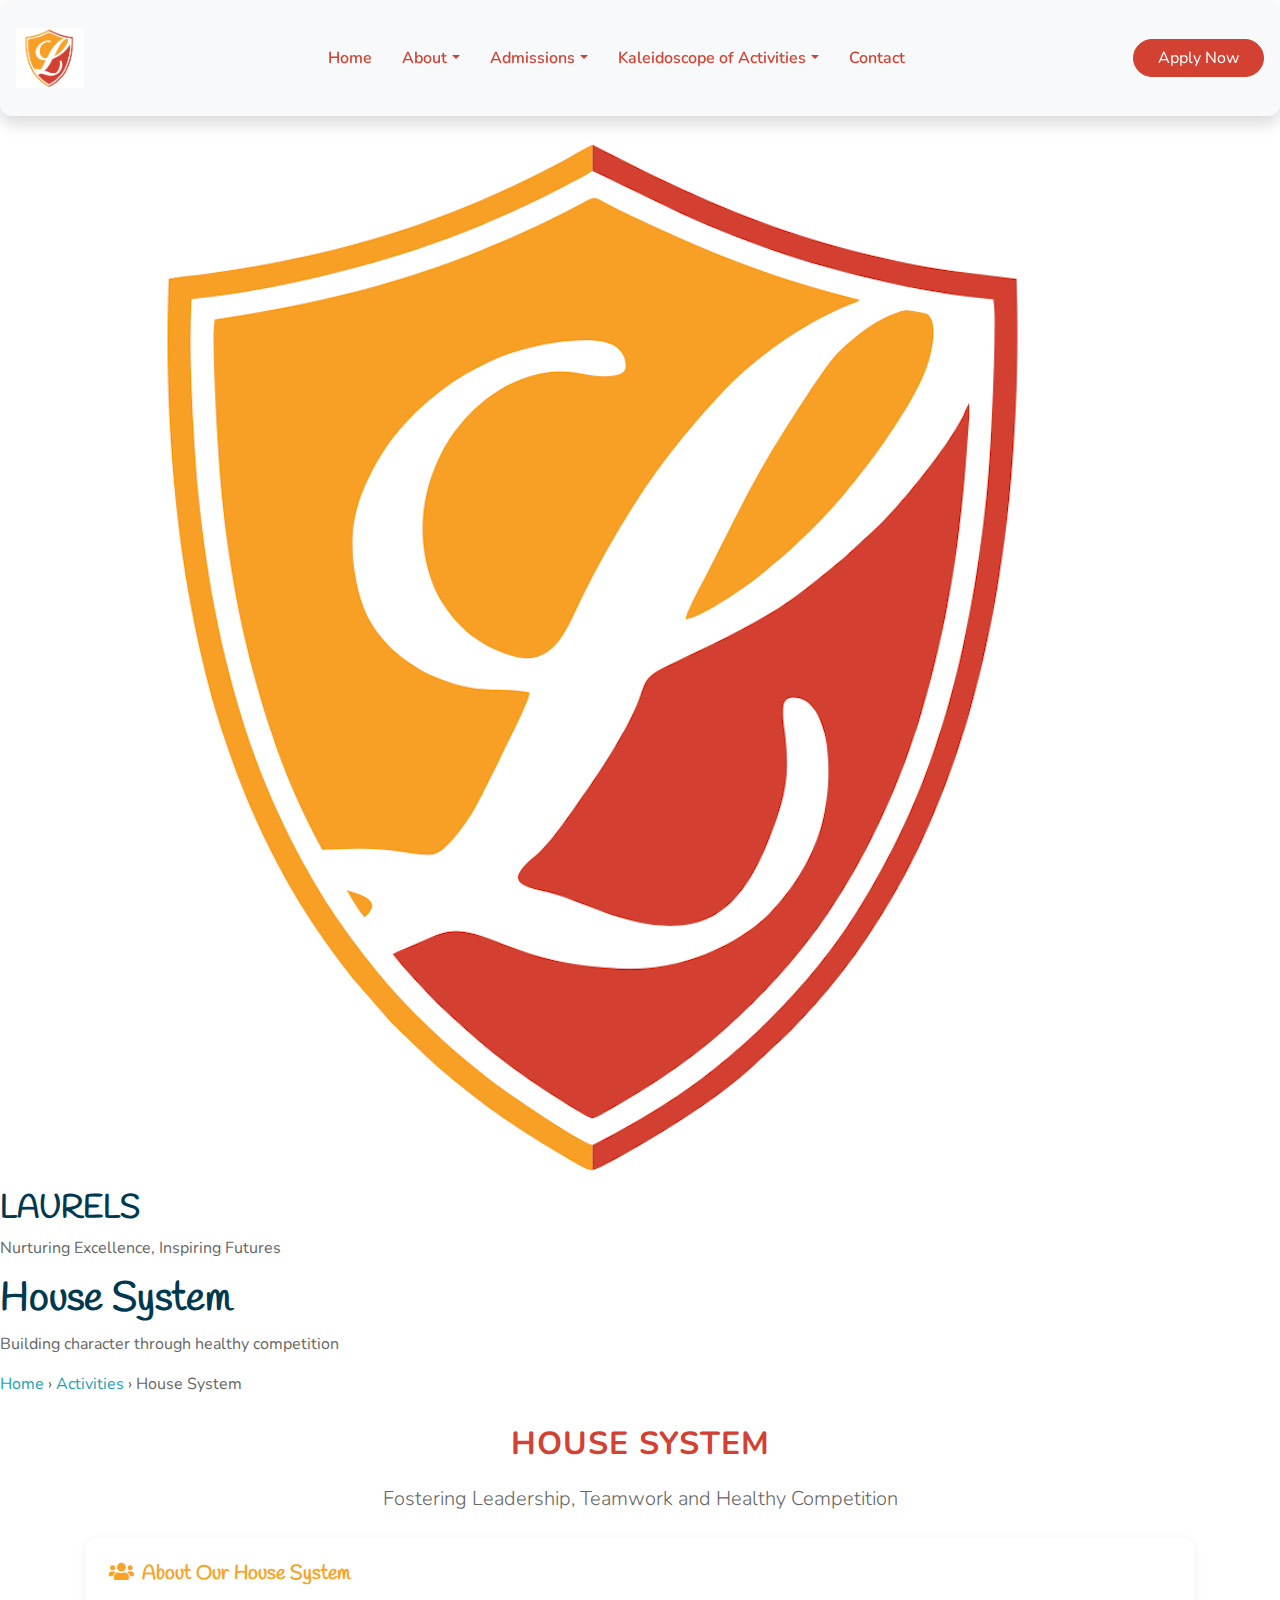
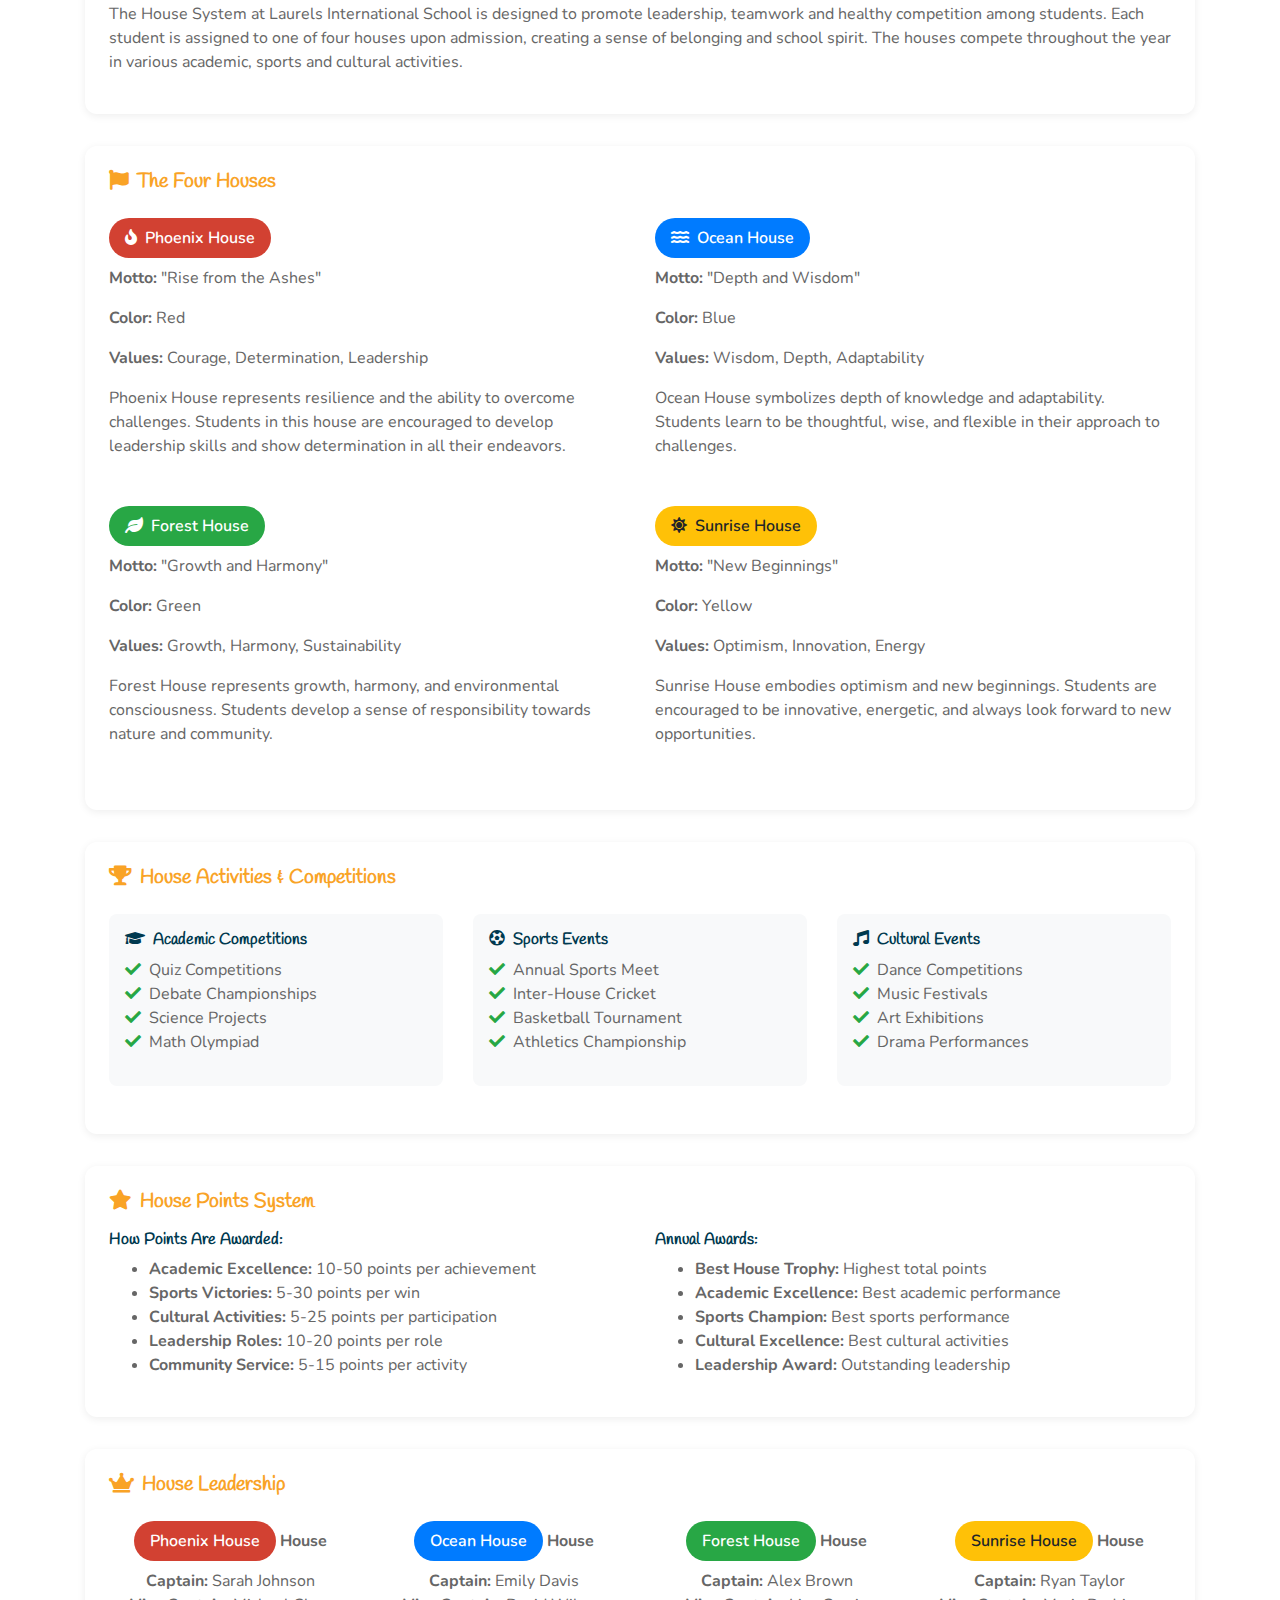
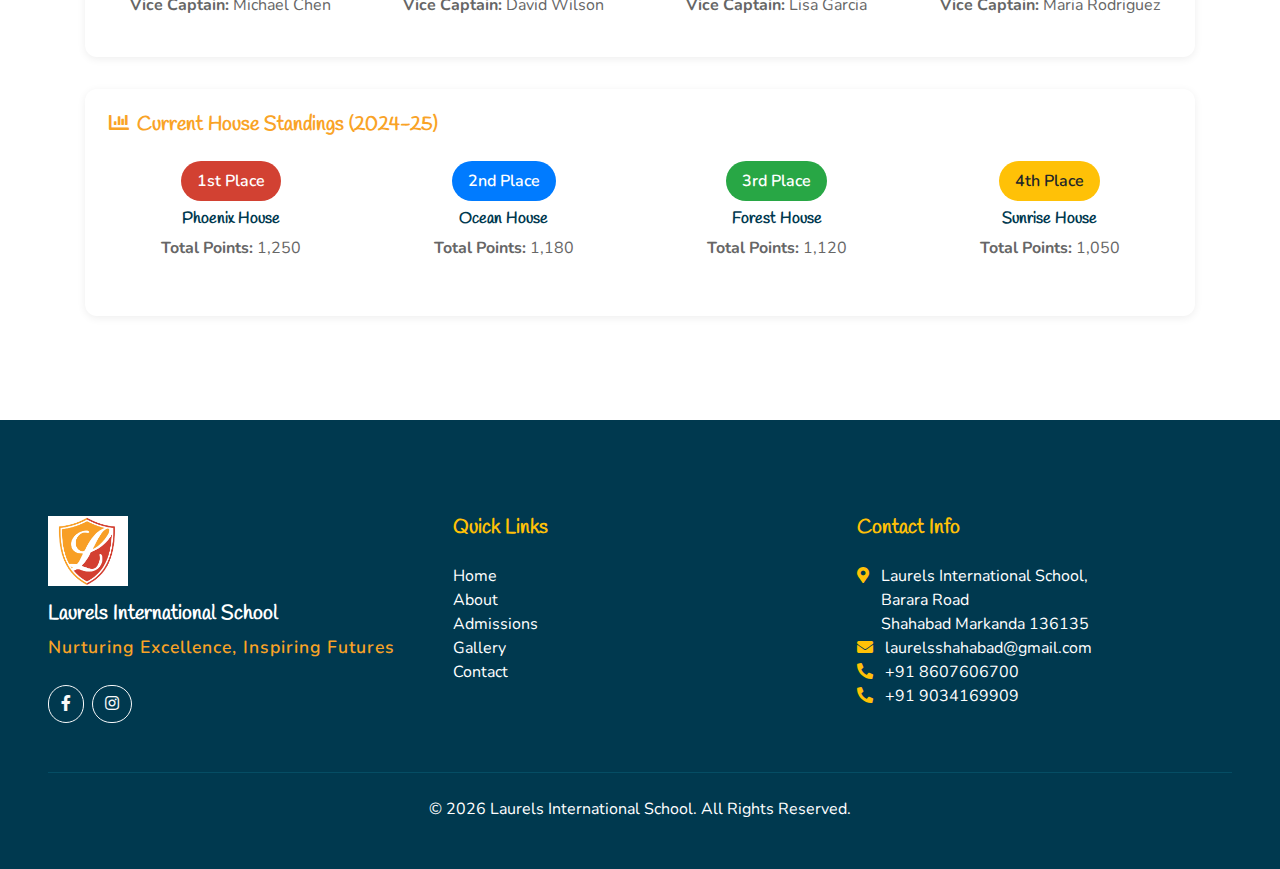
<file: house-system.html>
<!DOCTYPE html>
<html lang="en">

<head>
    <meta charset="utf-8">
    <title>House System | Laurels International School</title>
    <meta content="width=device-width, initial-scale=1.0" name="viewport">
    <meta content="House System, School Houses, Laurels International School" name="keywords">
    <meta content="Learn about the House System at Laurels International School." name="description">

    <!-- Favicon -->
    <link rel="icon" href="img/logo.png" type="image/png">

    <!-- Google Web Fonts -->
    <link rel="preconnect" href="https://fonts.gstatic.com">
    <link href="https://fonts.googleapis.com/css2?family=Handlee&family=Nunito&display=swap" rel="stylesheet">

    <!-- Font Awesome -->
    <link href="https://cdnjs.cloudflare.com/ajax/libs/font-awesome/5.10.0/css/all.min.css" rel="stylesheet">

    <!-- Flaticon Font -->
    <link href="lib/flaticon/font/flaticon.css" rel="stylesheet">

    <!-- Libraries Stylesheet -->
    <link href="lib/owlcarousel/assets/owl.carousel.min.css" rel="stylesheet">
    <link href="lib/lightbox/css/lightbox.min.css" rel="stylesheet">

    <!-- Customized Bootstrap Stylesheet -->
    <link href="css/style.css" rel="stylesheet">

    <style>
        .header-img { background: #fff; text-align: center; padding: 24px 0 8px 0; }
        .header-img img { max-width: 320px; width: 100%; }
        .section-title { font-size: 2rem; color: #D24132; font-weight: 700; margin-bottom: 1rem; }
        .house-card { background: #fff; border-radius: 12px; box-shadow: 0 2px 8px rgba(0,0,0,0.07); padding: 1.5rem; margin-bottom: 2rem; }
        .house-card h5 { color: #F9A326; font-weight: 600; margin-bottom: 1rem; }
        .house-badge { padding: 0.5rem 1rem; border-radius: 20px; color: white; font-weight: 600; display: inline-block; margin: 0.5rem 0; }
        .house-red { background: #D24132; }
        .house-blue { background: #007bff; }
        .house-green { background: #28a745; }
        .house-yellow { background: #ffc107; color: #212529; }
        .activity-item { background: #f8f9fa; padding: 1rem; border-radius: 8px; margin: 0.5rem 0; }
        @media (max-width: 600px) { .section-title { font-size: 1.3rem; } }
    </style>
</head>

<body>
    <!-- Navbar Start -->
    <nav class="navbar navbar-expand-lg bg-light navbar-light py-3 shadow sticky-top">
        <a href="index.html" class="navbar-brand font-weight-bold">
            <img src="img/logo.png" alt="Laurels International School Logo" style="max-height: 60px;">
        </a>
        <button type="button" class="navbar-toggler" data-toggle="collapse" data-target="#navbarCollapse">
            <span class="navbar-toggler-icon"></span>
        </button>
        <div class="collapse navbar-collapse justify-content-between" id="navbarCollapse">
            <div class="navbar-nav font-weight-bold mx-auto py-0">
                <a href="index.html" class="nav-item nav-link">Home</a>
                <div class="nav-item dropdown">
                    <a href="#" class="nav-link dropdown-toggle" data-toggle="dropdown">About</a>
                    <div class="dropdown-menu">
                        <a class="dropdown-item" href="about.html">About Us</a>
                        <a class="dropdown-item" href="patrons-message.html">Director's Message</a>
                        <a class="dropdown-item" href="directors-message.html">Principal's Message</a>
                        <a class="dropdown-item" href="curriculum.html">Curriculum</a>
                        <a class="dropdown-item" href="mandatory-disclosure.html">Mandatory Public Disclosure</a>
                    </div>
                </div>
                <div class="nav-item dropdown">
                    <a href="#" class="nav-link dropdown-toggle" data-toggle="dropdown">Admissions</a>
                    <div class="dropdown-menu">
                        <a href="admission.html" class="dropdown-item">Apply Now</a>
                        <a href="fees.html" class="dropdown-item">Fee Structure</a>
                        <a href="prospectus.pdf" class="dropdown-item" target="_blank">Download Prospectus</a>
                    </div>
                </div>
                <div class="nav-item dropdown">
                    <a href="#" class="nav-link dropdown-toggle" data-toggle="dropdown">Kaleidoscope of Activities</a>
                    <div class="dropdown-menu">
                        <a href="gallery.html" class="dropdown-item">Gallery</a>
                        <a href="house-system.html" class="dropdown-item">House System</a>
                        <a href="sports.html" class="dropdown-item">Sports</a>
                    </div>
                </div>
                <a href="contact.html" class="nav-item nav-link">Contact</a>
            </div>
            <a href="admission.html" class="btn btn-primary px-4">Apply Now</a>
        </div>
    </nav>
    <!-- Navbar End -->

    <!-- Page Header -->
    <div class="page-header">
        <div class="page-header-content">
            <div class="school-brand">
                <div class="school-logo">
                    <img src="img/logo.png" alt="Laurels International School">
                </div>
                <div class="school-info">
                    <h2>LAURELS</h2>
                    <p class="tagline">Nurturing Excellence, Inspiring Futures</p>
                </div>
            </div>
            <div class="page-info">
                <h1>House System</h1>
                <p class="page-subtitle">Building character through healthy competition</p>
                <div class="breadcrumb-nav">
                    <a href="index.html">Home</a>
                    <span class="separator">›</span>
                    <a href="gallery.html">Activities</a>
                    <span class="separator">›</span>
                    <span>House System</span>
                </div>
            </div>
        </div>
    </div>

    <!-- House System Section -->
    <div class="container py-4">
        <div class="section-title text-center">House System</div>
        <div class="text-center mb-4">
            <p class="lead">Fostering Leadership, Teamwork and Healthy Competition</p>
        </div>

        <!-- House System Overview -->
        <div class="house-card">
            <h5><i class="fa fa-users mr-2"></i>About Our House System</h5>
            <p>The House System at Laurels International School is designed to promote leadership, teamwork and healthy competition among students. Each student is assigned to one of four houses upon admission, creating a sense of belonging and school spirit. The houses compete throughout the year in various academic, sports and cultural activities.</p>
        </div>

        <!-- The Four Houses -->
        <div class="house-card">
            <h5><i class="fa fa-flag mr-2"></i>The Four Houses</h5>
            <div class="row">
                <div class="col-md-6 mb-4">
                    <div class="house-badge house-red">
                        <i class="fa fa-fire mr-2"></i>Phoenix House
                    </div>
                    <p><strong>Motto:</strong> "Rise from the Ashes"</p>
                    <p><strong>Color:</strong> Red</p>
                    <p><strong>Values:</strong> Courage, Determination, Leadership</p>
                    <p>Phoenix House represents resilience and the ability to overcome challenges. Students in this house are encouraged to develop leadership skills and show determination in all their endeavors.</p>
                </div>
                <div class="col-md-6 mb-4">
                    <div class="house-badge house-blue">
                        <i class="fa fa-water mr-2"></i>Ocean House
                    </div>
                    <p><strong>Motto:</strong> "Depth and Wisdom"</p>
                    <p><strong>Color:</strong> Blue</p>
                    <p><strong>Values:</strong> Wisdom, Depth, Adaptability</p>
                    <p>Ocean House symbolizes depth of knowledge and adaptability. Students learn to be thoughtful, wise, and flexible in their approach to challenges.</p>
                </div>
                <div class="col-md-6 mb-4">
                    <div class="house-badge house-green">
                        <i class="fa fa-leaf mr-2"></i>Forest House
                    </div>
                    <p><strong>Motto:</strong> "Growth and Harmony"</p>
                    <p><strong>Color:</strong> Green</p>
                    <p><strong>Values:</strong> Growth, Harmony, Sustainability</p>
                    <p>Forest House represents growth, harmony, and environmental consciousness. Students develop a sense of responsibility towards nature and community.</p>
                </div>
                <div class="col-md-6 mb-4">
                    <div class="house-badge house-yellow">
                        <i class="fa fa-sun mr-2"></i>Sunrise House
                    </div>
                    <p><strong>Motto:</strong> "New Beginnings"</p>
                    <p><strong>Color:</strong> Yellow</p>
                    <p><strong>Values:</strong> Optimism, Innovation, Energy</p>
                    <p>Sunrise House embodies optimism and new beginnings. Students are encouraged to be innovative, energetic, and always look forward to new opportunities.</p>
                </div>
            </div>
        </div>

        <!-- House Activities -->
        <div class="house-card">
            <h5><i class="fa fa-trophy mr-2"></i>House Activities & Competitions</h5>
            <div class="row">
                <div class="col-md-4 mb-3">
                    <div class="activity-item">
                        <h6><i class="fa fa-graduation-cap mr-2"></i>Academic Competitions</h6>
                        <ul class="list-unstyled">
                            <li><i class="fa fa-check text-success mr-2"></i>Quiz Competitions</li>
                            <li><i class="fa fa-check text-success mr-2"></i>Debate Championships</li>
                            <li><i class="fa fa-check text-success mr-2"></i>Science Projects</li>
                            <li><i class="fa fa-check text-success mr-2"></i>Math Olympiad</li>
                        </ul>
                    </div>
                </div>
                <div class="col-md-4 mb-3">
                    <div class="activity-item">
                        <h6><i class="fa fa-futbol mr-2"></i>Sports Events</h6>
                        <ul class="list-unstyled">
                            <li><i class="fa fa-check text-success mr-2"></i>Annual Sports Meet</li>
                            <li><i class="fa fa-check text-success mr-2"></i>Inter-House Cricket</li>
                            <li><i class="fa fa-check text-success mr-2"></i>Basketball Tournament</li>
                            <li><i class="fa fa-check text-success mr-2"></i>Athletics Championship</li>
                        </ul>
                    </div>
                </div>
                <div class="col-md-4 mb-3">
                    <div class="activity-item">
                        <h6><i class="fa fa-music mr-2"></i>Cultural Events</h6>
                        <ul class="list-unstyled">
                            <li><i class="fa fa-check text-success mr-2"></i>Dance Competitions</li>
                            <li><i class="fa fa-check text-success mr-2"></i>Music Festivals</li>
                            <li><i class="fa fa-check text-success mr-2"></i>Art Exhibitions</li>
                            <li><i class="fa fa-check text-success mr-2"></i>Drama Performances</li>
                        </ul>
                    </div>
                </div>
            </div>
        </div>

        <!-- House Points System -->
        <div class="house-card">
            <h5><i class="fa fa-star mr-2"></i>House Points System</h5>
            <div class="row">
                <div class="col-md-6">
                    <h6>How Points Are Awarded:</h6>
                    <ul>
                        <li><strong>Academic Excellence:</strong> 10-50 points per achievement</li>
                        <li><strong>Sports Victories:</strong> 5-30 points per win</li>
                        <li><strong>Cultural Activities:</strong> 5-25 points per participation</li>
                        <li><strong>Leadership Roles:</strong> 10-20 points per role</li>
                        <li><strong>Community Service:</strong> 5-15 points per activity</li>
                    </ul>
                </div>
                <div class="col-md-6">
                    <h6>Annual Awards:</h6>
                    <ul>
                        <li><strong>Best House Trophy:</strong> Highest total points</li>
                        <li><strong>Academic Excellence:</strong> Best academic performance</li>
                        <li><strong>Sports Champion:</strong> Best sports performance</li>
                        <li><strong>Cultural Excellence:</strong> Best cultural activities</li>
                        <li><strong>Leadership Award:</strong> Outstanding leadership</li>
                    </ul>
                </div>
            </div>
        </div>

        <!-- House Captains -->
        <div class="house-card">
            <h5><i class="fa fa-crown mr-2"></i>House Leadership</h5>
            <div class="row">
                <div class="col-md-3 mb-3">
                    <div class="text-center">
                        <div class="house-badge house-red mb-2">Phoenix House</div>
                        <strong>House Captain:</strong> Sarah Johnson<br>
                        <strong>Vice Captain:</strong> Michael Chen
                    </div>
                </div>
                <div class="col-md-3 mb-3">
                    <div class="text-center">
                        <div class="house-badge house-blue mb-2">Ocean House</div>
                        <strong>House Captain:</strong> Emily Davis<br>
                        <strong>Vice Captain:</strong> David Wilson
                    </div>
                </div>
                <div class="col-md-3 mb-3">
                    <div class="text-center">
                        <div class="house-badge house-green mb-2">Forest House</div>
                        <strong>House Captain:</strong> Alex Brown<br>
                        <strong>Vice Captain:</strong> Lisa Garcia
                    </div>
                </div>
                <div class="col-md-3 mb-3">
                    <div class="text-center">
                        <div class="house-badge house-yellow mb-2">Sunrise House</div>
                        <strong>House Captain:</strong> Ryan Taylor<br>
                        <strong>Vice Captain:</strong> Maria Rodriguez
                    </div>
                </div>
            </div>
        </div>

        <!-- Current House Standings -->
        <div class="house-card">
            <h5><i class="fa fa-chart-bar mr-2"></i>Current House Standings (2024-25)</h5>
            <div class="row text-center">
                <div class="col-md-3 mb-3">
                    <div class="house-badge house-red">1st Place</div>
                    <h6>Phoenix House</h6>
                    <p><strong>Total Points:</strong> 1,250</p>
                </div>
                <div class="col-md-3 mb-3">
                    <div class="house-badge house-blue">2nd Place</div>
                    <h6>Ocean House</h6>
                    <p><strong>Total Points:</strong> 1,180</p>
                </div>
                <div class="col-md-3 mb-3">
                    <div class="house-badge house-green">3rd Place</div>
                    <h6>Forest House</h6>
                    <p><strong>Total Points:</strong> 1,120</p>
                </div>
                <div class="col-md-3 mb-3">
                    <div class="house-badge house-yellow">4th Place</div>
                    <h6>Sunrise House</h6>
                    <p><strong>Total Points:</strong> 1,050</p>
                </div>
            </div>
        </div>
    </div>

    <!-- Footer Start -->
    <footer class="container-fluid bg-secondary text-white mt-5 py-5 px-sm-3 px-md-5">
        <div class="row pt-5">
            <div class="col-lg-4 col-md-6 mb-5">
                <img src="img/logo.png" alt="Laurels International School Logo" style="max-width: 80px;">
                <h5 class="mt-3 text-white">Laurels International School</h5>
                <p class="footer-slogan">Nurturing Excellence, Inspiring Futures</p>
                <div class="d-flex justify-content-start mt-4">
                    <a class="btn btn-outline-light btn-circle mr-2" href="https://www.facebook.com/kidzeeshahabadmarkanda" target="_blank"><i class="fab fa-facebook-f"></i></a>
                    <a class="btn btn-outline-light btn-circle" href="https://www.instagram.com/laurels_shahabad__/" target="_blank"><i class="fab fa-instagram"></i></a>
                </div>
            </div>
            <div class="col-lg-4 col-md-6 mb-5">
                <h5 class="text-warning mb-4">Quick Links</h5>
                <ul class="list-unstyled">
                    <li><a class="text-white" href="index.html">Home</a></li>
                    <li><a class="text-white" href="about.html">About</a></li>
                    <li><a class="text-white" href="admission.html">Admissions</a></li>
                    <li><a class="text-white" href="gallery.html">Gallery</a></li>
                    <li><a class="text-white" href="contact.html">Contact</a></li>
                </ul>
            </div>
            <div class="col-lg-4 col-md-12 mb-5">
                <h5 class="text-warning mb-4">Contact Info</h5>
                <ul class="list-unstyled">
                    <li><i class="fa fa-map-marker-alt text-warning mr-2"></i> Laurels International School,<br>&nbsp;&nbsp;&nbsp;&nbsp;&nbsp;&nbsp;Barara Road<br>&nbsp;&nbsp;&nbsp;&nbsp;&nbsp;&nbsp;Shahabad Markanda 136135</li>
                    <li><i class="fa fa-envelope text-warning mr-2"></i> <a href="mailto:laurelsshahabad@gmail.com" class="text-white">laurelsshahabad@gmail.com</a></li>
                    <li><i class="fa fa-phone-alt text-warning mr-2"></i> <a href="tel:+918607606700" class="text-white">+91 8607606700</a></li>
                    <li><i class="fa fa-phone-alt text-warning mr-2"></i> <a href="tel:+919034169909" class="text-white">+91 9034169909</a></li>
                </ul>
            </div>
        </div>
        <div class="container-fluid pt-4" style="border-top: 1px solid rgba(23, 162, 184, .2);">
            <p class="m-0 text-center text-white">
                &copy; <span id="year"></span> Laurels International School. All Rights Reserved.
            </p>
        </div>
    </footer>
    <script>document.getElementById('year').textContent = new Date().getFullYear();</script>
    <script src="https://code.jquery.com/jquery-3.4.1.min.js"></script>
    <script src="https://stackpath.bootstrapcdn.com/bootstrap/4.4.1/js/bootstrap.bundle.min.js"></script>
    <script src="lib/easing/easing.min.js"></script>
    <script src="lib/owlcarousel/owl.carousel.min.js"></script>
    <script src="lib/isotope/isotope.pkgd.min.js"></script>
    <script src="lib/lightbox/js/lightbox.min.js"></script>
    <script src="mail/jqBootstrapValidation.min.js"></script>
    <script src="mail/contact.js"></script>
    <script src="js/main.js"></script>
</body>

</html>
</file>
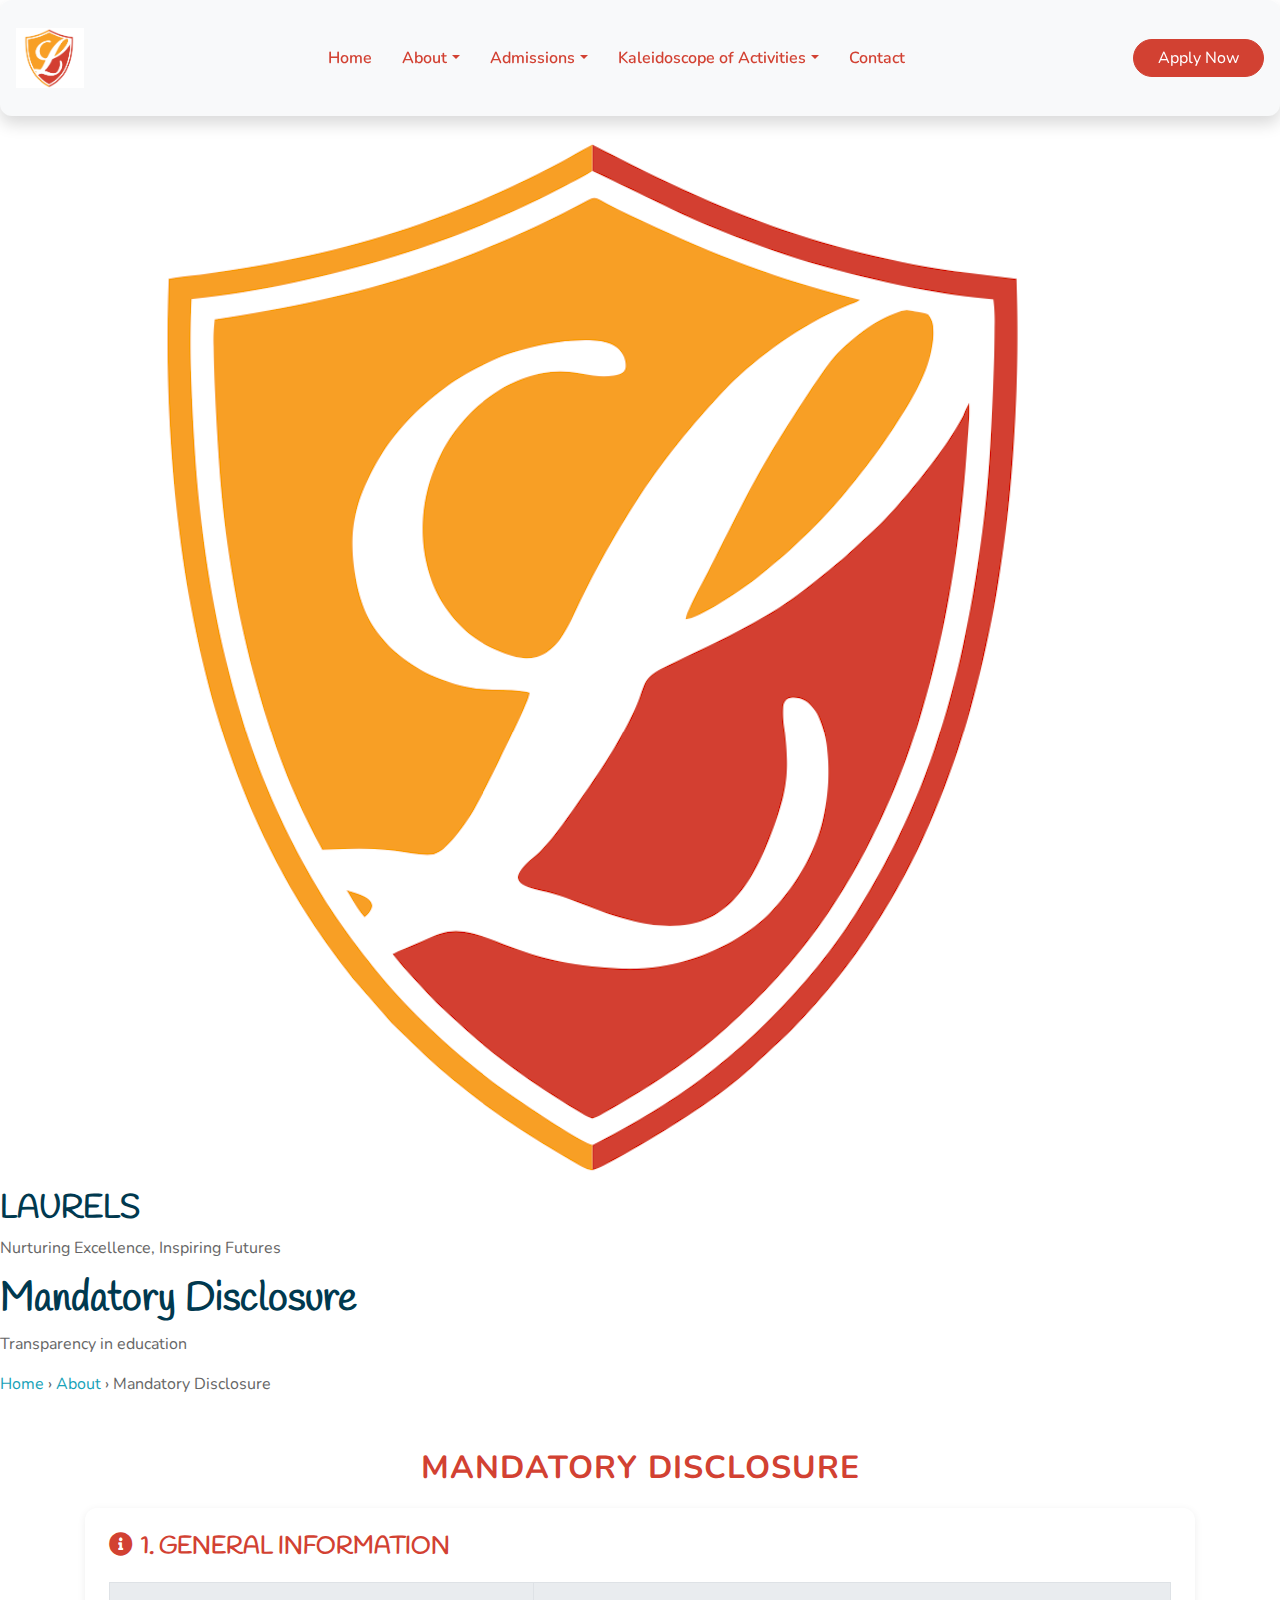
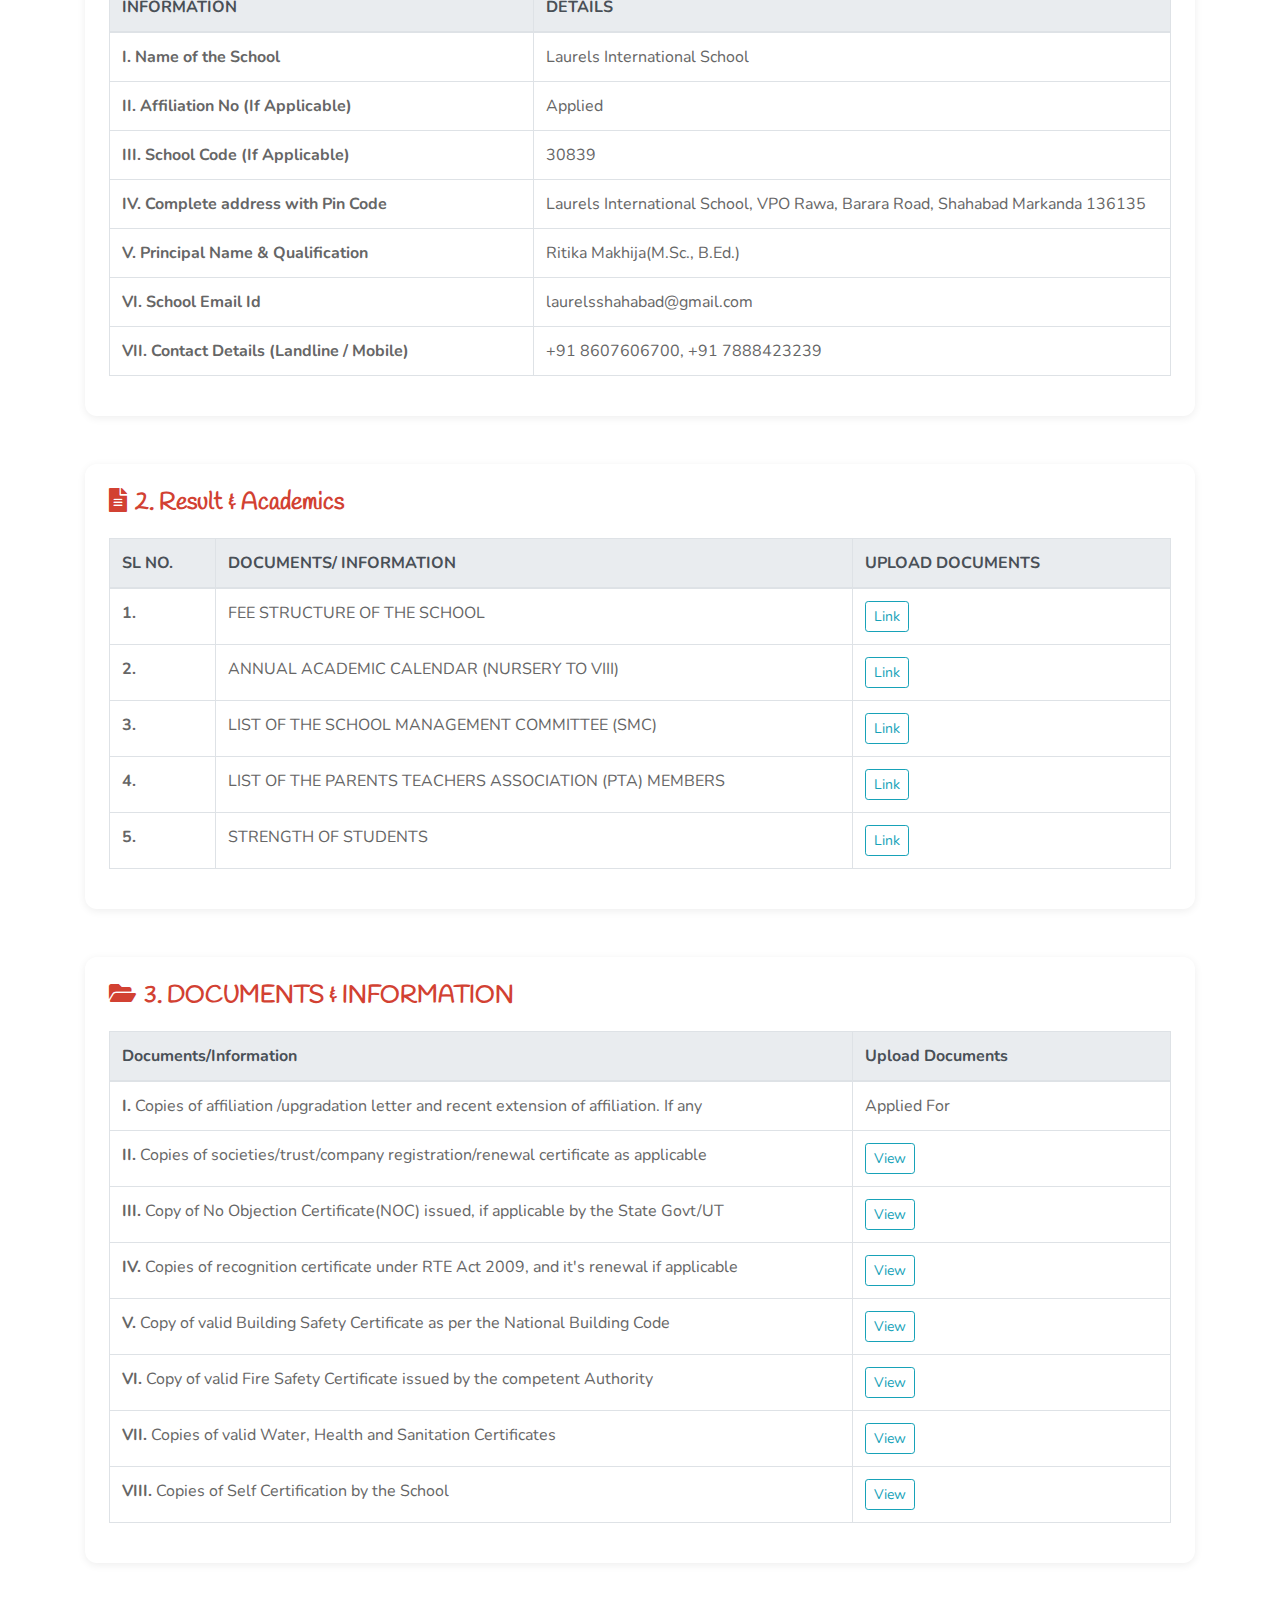
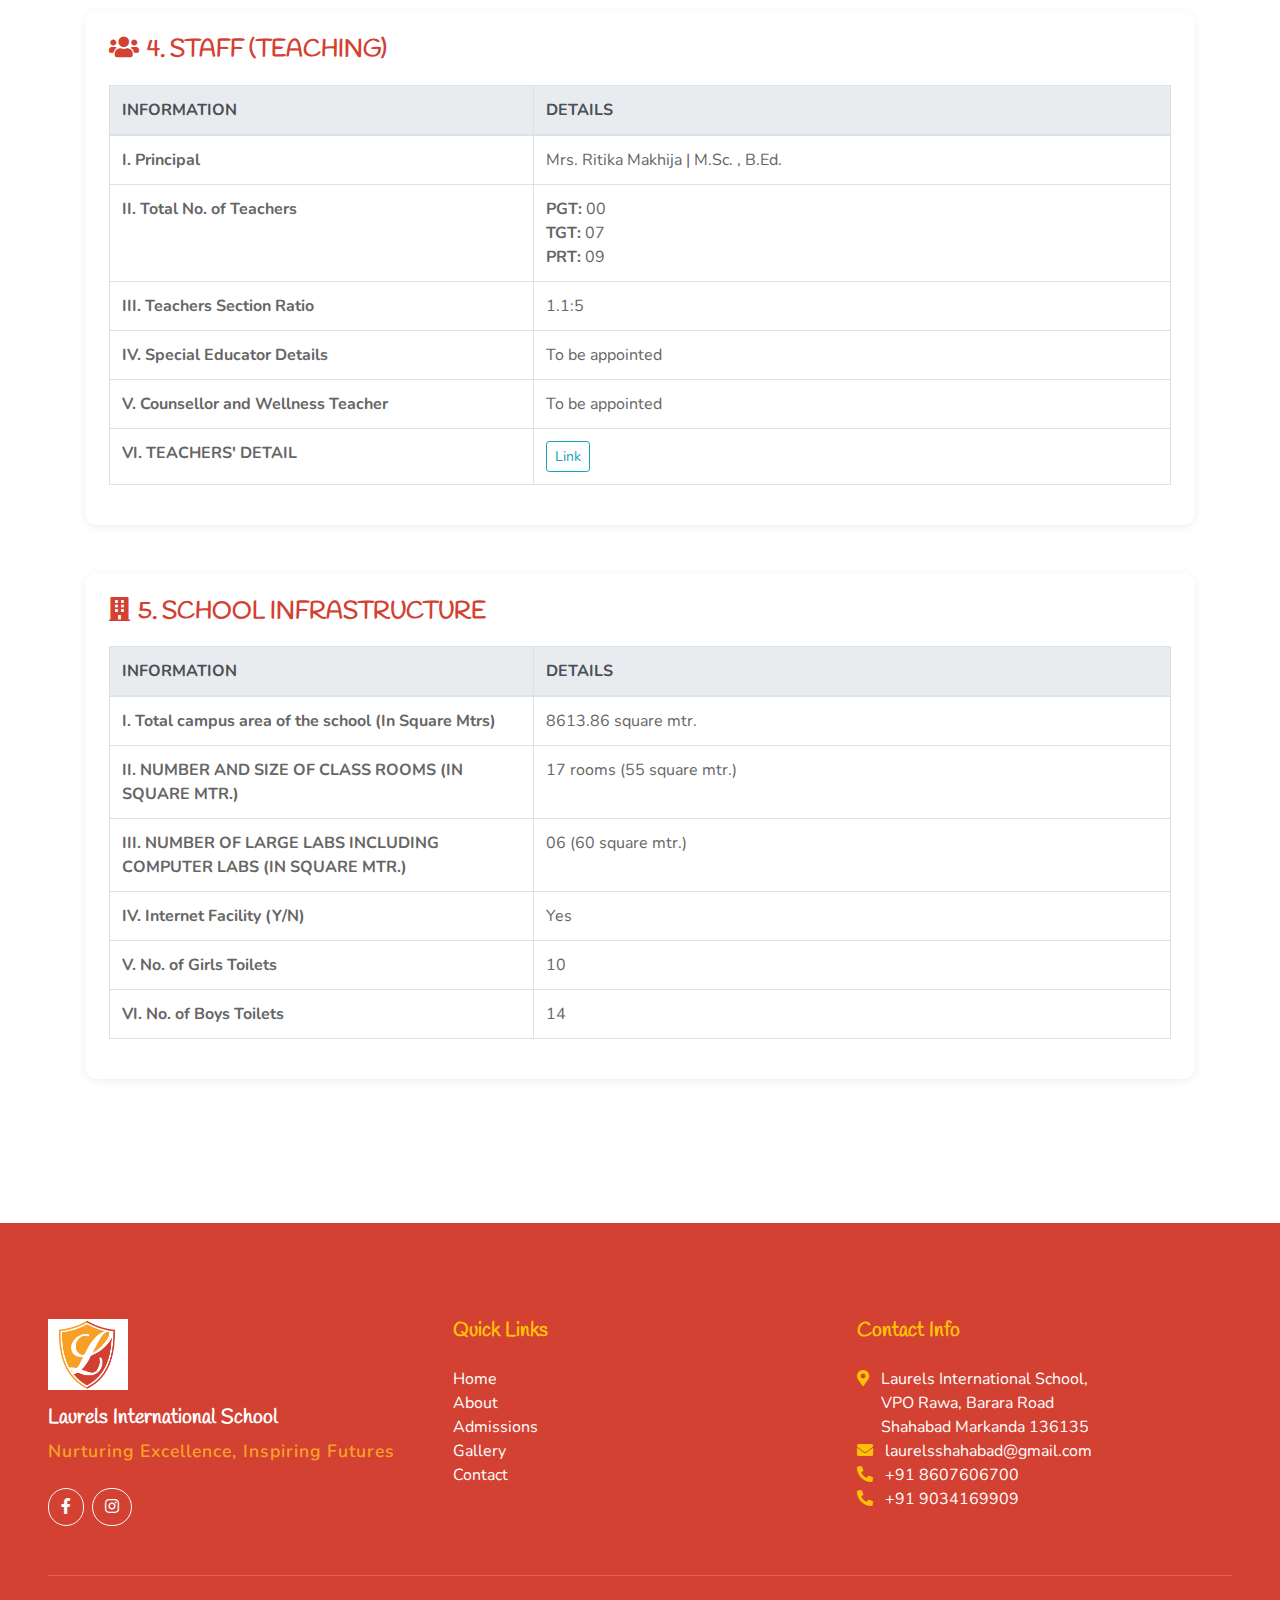
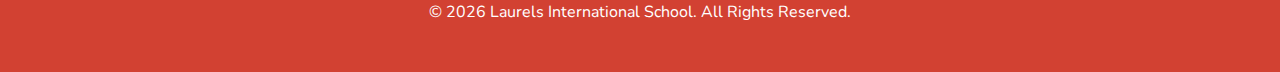
<file: mandatory-disclosure.html>
<!DOCTYPE html>
<html lang="en">

<head>
    <meta charset="utf-8">
    <title>Mandatory Disclosure | Laurels International School</title>
    <meta content="width=device-width, initial-scale=1.0" name="viewport">
    <meta content="Mandatory Disclosure, Legal Information, Laurels International School" name="keywords">
    <meta content="Mandatory disclosure and legal information for Laurels International School." name="description">

    <!-- Favicon -->
    <link rel="icon" href="img/logo.png" type="image/png">

    <!-- Google Web Fonts -->
    <link rel="preconnect" href="https://fonts.gstatic.com">
    <link href="https://fonts.googleapis.com/css2?family=Handlee&family=Nunito&display=swap" rel="stylesheet">

    <!-- Font Awesome -->
    <link href="https://cdnjs.cloudflare.com/ajax/libs/font-awesome/5.10.0/css/all.min.css" rel="stylesheet">

    <!-- Flaticon Font -->
    <link href="lib/flaticon/font/flaticon.css" rel="stylesheet">

    <!-- Libraries Stylesheet -->
    <link href="lib/owlcarousel/assets/owl.carousel.min.css" rel="stylesheet">
    <link href="lib/lightbox/css/lightbox.min.css" rel="stylesheet">

    <!-- Customized Bootstrap Stylesheet -->
    <link href="css/style.css" rel="stylesheet">

    <style>
        .header-img { background: #fff; text-align: center; padding: 24px 0 8px 0; }
        .header-img img { max-width: 320px; width: 100%; }
        .section-title { font-size: 2rem; color: #D24132; font-weight: 700; margin-bottom: 1rem; }
        .disclosure-card { background: #fff; border-radius: 12px; box-shadow: 0 2px 8px rgba(0,0,0,0.07); padding: 1.5rem; margin-bottom: 2rem; }
        .disclosure-card h5 { color: #F9A326; font-weight: 600; margin-bottom: 1rem; }
        .disclosure-table { background: #f8f9fa; border-radius: 8px; padding: 1rem; margin: 1rem 0; }
        .disclosure-table table { width: 100%; }
        .disclosure-table th { background: #F9A326; color: white; padding: 0.5rem; }
        .disclosure-table td { padding: 0.5rem; border-bottom: 1px solid #dee2e6; }
        .download-link { color: #D24132; text-decoration: none; font-weight: 600; }
        .download-link:hover { color: #F9A326; text-decoration: underline; }
        @media (max-width: 600px) { 
            .section-title { font-size: 1.3rem; } 
            .disclosure-table { font-size: 0.9rem; }
            .disclosure-table th, .disclosure-table td { padding: 0.3rem; }
        }
    </style>
</head>

<body>
    <!-- Navbar Start -->
    <nav class="navbar navbar-expand-lg bg-light navbar-light py-3 shadow sticky-top">
        <a href="index.html" class="navbar-brand font-weight-bold">
            <img src="img/logo.png" alt="Laurels International School Logo" style="max-height: 60px;">
        </a>
        <button type="button" class="navbar-toggler" data-toggle="collapse" data-target="#navbarCollapse">
            <span class="navbar-toggler-icon"></span>
        </button>
        <div class="collapse navbar-collapse justify-content-between" id="navbarCollapse">
            <div class="navbar-nav font-weight-bold mx-auto py-0">
                <a href="index.html" class="nav-item nav-link">Home</a>
                <div class="nav-item dropdown">
                    <a href="#" class="nav-link dropdown-toggle" data-toggle="dropdown">About</a>
                    <div class="dropdown-menu">
                        <a class="dropdown-item" href="about.html">About Us</a>
                        <a class="dropdown-item" href="patrons-message.html">Director's Message</a>
                        <a class="dropdown-item" href="directors-message.html">Principal's Message</a>
                        <a class="dropdown-item" href="curriculum.html">Curriculum</a>
                        <a class="dropdown-item active" href="mandatory-disclosure.html">Mandatory Public Disclosure</a>
                    </div>
                </div>
                <div class="nav-item dropdown">
                    <a href="#" class="nav-link dropdown-toggle" data-toggle="dropdown">Admissions</a>
                    <div class="dropdown-menu">
                        <a href="admission.html" class="dropdown-item">Apply Now</a>
                        <a href="fees.html" class="dropdown-item">Fee Structure</a>
                        <a href="prospectus.pdf" class="dropdown-item" target="_blank">Download Prospectus</a>
                    </div>
                </div>
                <div class="nav-item dropdown">
                    <a href="#" class="nav-link dropdown-toggle" data-toggle="dropdown">Kaleidoscope of Activities</a>
                    <div class="dropdown-menu">
                        <a href="gallery.html" class="dropdown-item">Gallery</a>
                        <a href="house-system.html" class="dropdown-item">House System</a>
                        <a href="sports.html" class="dropdown-item">Sports</a>
                    </div>
                </div>
                <a href="contact.html" class="nav-item nav-link">Contact</a>
            </div>
            <a href="admission.html" class="btn btn-primary px-4">Apply Now</a>
        </div>
    </nav>
    <!-- Navbar End -->

    <!-- Page Header -->
    <div class="page-header">
        <div class="page-header-content">
            <div class="school-brand">
                <div class="school-logo">
                    <img src="img/logo.png" alt="Laurels International School">
                </div>
                <div class="school-info">
                    <h2>LAURELS</h2>
                    <p class="tagline">Nurturing Excellence, Inspiring Futures</p>
                </div>
            </div>
            <div class="page-info">
                <h1>Mandatory Disclosure</h1>
                <p class="page-subtitle">Transparency in education</p>
                <div class="breadcrumb-nav">
                    <a href="index.html">Home</a>
                    <span class="separator">›</span>
                    <a href="about.html">About</a>
                    <span class="separator">›</span>
                    <span>Mandatory Disclosure</span>
                </div>
            </div>
        </div>
    </div>

    <!-- Mandatory Disclosure Section -->
    <div class="container py-5">
        <div class="section-title text-center">Mandatory Disclosure</div>
        
        <!-- 1. GENERAL INFORMATION -->
        <div class="disclosure-card mb-5">
            <h4 style="color: #D24132; margin-bottom: 20px;"><i class="fa fa-info-circle mr-2"></i>1. GENERAL INFORMATION</h4>
            <div class="table-responsive">
                <table class="table table-bordered">
                    <thead class="thead-light">
                        <tr>
                            <th style="width: 40%;">INFORMATION</th>
                            <th style="width: 60%;">DETAILS</th>
                        </tr>
                    </thead>
                    <tbody>
                        <tr>
                            <td><strong>I. Name of the School</strong></td>
                            <td>Laurels International School</td>
                        </tr>
                        <tr>
                            <td><strong>II. Affiliation No (If Applicable)</strong></td>
                            <td>Applied</td>
                        </tr>
                        <tr>
                            <td><strong>III. School Code (If Applicable)</strong></td>
                            <td>30839</td>
                        </tr>
                        <tr>
                            <td><strong>IV. Complete address with Pin Code</strong></td>
                            <td>Laurels International School, VPO Rawa, Barara Road, Shahabad Markanda 136135</td>
                        </tr> 
                        <tr>
                            <td><strong>V. Principal Name & Qualification</strong></td>
                            <td>Ritika Makhija(M.Sc., B.Ed.)</td>
                        </tr>
                        <tr>
                            <td><strong>VI. School Email Id</strong></td>
                            <td>laurelsshahabad@gmail.com</td>
                        </tr>
                        <tr>
                            <td><strong>VII. Contact Details (Landline / Mobile)</strong></td>
                            <td>+91 8607606700, +91 7888423239</td>
                        </tr>
                    </tbody>
                </table>
            </div>
        </div>

        <!-- 2. DOCUMENTS SECTION -->
        <div class="disclosure-card mb-5">
            <h4 style="color: #D24132; margin-bottom: 20px;"><i class="fa fa-file-alt mr-2"></i>2. Result & Academics</h4>
            <div class="table-responsive">
                <table class="table table-bordered">
                    <thead class="thead-light">
                        <tr>
                            <th style="width: 10%;">SL NO.</th>
                            <th style="width: 60%;">DOCUMENTS/ INFORMATION</th>
                            <th style="width: 30%;">UPLOAD DOCUMENTS</th>
                        </tr>
                    </thead>
                    <tbody>
                        <tr>
                            <td><strong>1.</strong></td>
                            <td>FEE STRUCTURE OF THE SCHOOL</td>
                            <td><a href="Fee.pdf" class="btn btn-sm btn-outline-primary" target="_blank">Link</a></td>
                        </tr>
                        <tr>
                            <td><strong>2.</strong></td>
                            <td>ANNUAL ACADEMIC CALENDAR (NURSERY TO VIII)</td>
                            <td><a href="#" class="btn btn-sm btn-outline-primary">Link</a></td>
                        </tr>
                        <tr>
                            <td><strong>3.</strong></td>
                            <td>LIST OF THE SCHOOL MANAGEMENT COMMITTEE (SMC)</td>
                            <td><a href="SMC.pdf" class="btn btn-sm btn-outline-primary" target="_blank">Link</a></td>
                        </tr>
                        <tr>
                            <td><strong>4.</strong></td>
                            <td>LIST OF THE PARENTS TEACHERS ASSOCIATION (PTA) MEMBERS</td>
                            <td><a href="#" class="btn btn-sm btn-outline-primary">Link</a></td>
                        </tr>
                        <tr>
                            <td><strong>5.</strong></td>
                            <td>STRENGTH OF STUDENTS</td>
                            <td><a href="#" class="btn btn-sm btn-outline-primary">Link</a></td>
                        </tr>
                        
                    </tbody>
                </table>
            </div>
        </div>

        <!-- 3. DOCUMENTS & INFORMATION -->
        <div class="disclosure-card mb-5">
            <h4 style="color: #D24132; margin-bottom: 20px;"><i class="fa fa-folder-open mr-2"></i>3. DOCUMENTS & INFORMATION</h4>
            <div class="table-responsive">
                <table class="table table-bordered">
                    <thead class="thead-light">
                        <tr>
                            <th style="width: 70%;">Documents/Information</th>
                            <th style="width: 30%;">Upload Documents</th>
                        </tr>
                    </thead>
                    <tbody>
                        <tr>
                            <td><strong>I.</strong> Copies of affiliation /upgradation letter and recent extension of affiliation. If any</td>
                            <td>Applied For</td>
                        </tr>
                        <tr>
                            <td><strong>II.</strong> Copies of societies/trust/company registration/renewal certificate as applicable</td>
                            <td><a href="Trust.pdf" class="btn btn-sm btn-outline-primary" >View</a></td>
                        </tr>
                        <tr>
                            <td><strong>III.</strong> Copy of No Objection Certificate(NOC) issued, if applicable by the State Govt/UT</td>
                            <td><a href="#" class="btn btn-sm btn-outline-primary">View</a></td>
                        </tr>
                        <tr>
                            <td><strong>IV.</strong> Copies of recognition certificate under RTE Act 2009, and it's renewal if applicable</td>
                            <td><a href="reco.pdf" class="btn btn-sm btn-outline-primary" target="_blank">View</a></td>
                        </tr>
                        <tr>
                            <td><strong>V.</strong> Copy of valid Building Safety Certificate as per the National Building Code</td>
                            <td><a href="Building.pdf" class="btn btn-sm btn-outline-primary" target="_blank">View</a></td>
                        </tr>
                        <tr>
                            <td><strong>VI.</strong> Copy of valid Fire Safety Certificate issued by the competent Authority</td>
                            <td><a href="fire.pdf" class="btn btn-sm btn-outline-primary" target="_blank">View</a></td>
                        </tr>
                        <tr>
                            <td><strong>VII.</strong> Copies of valid Water, Health and Sanitation Certificates</td>
                            <td><a href="water.pdf" class="btn btn-sm btn-outline-primary" target="_blank">View</a></td>
                        </tr>
                        <tr>
                            <td><strong>VIII.</strong> Copies of Self Certification by the School</td>
                            <td><a href="perfoma.pdf" class="btn btn-sm btn-outline-primary" target="_blank">View</a></td>
                        </tr>
                        <!-- <tr>
                            <td><strong>IX.</strong> Mandatory Disclosure Details</td>
                            <td><a href="#" class="btn btn-sm btn-outline-primary">View</a></td>
                        </tr> -->
                    </tbody>
                </table>
            </div>
        </div>

        <!-- 4. STAFF (TEACHING) -->
        <div class="disclosure-card mb-5">
            <h4 style="color: #D24132; margin-bottom: 20px;"><i class="fa fa-users mr-2"></i>4. STAFF (TEACHING)</h4>
            <div class="table-responsive">
                <table class="table table-bordered">
                    <thead class="thead-light">
                        <tr>
                            <th style="width: 40%;">INFORMATION</th>
                            <th style="width: 60%;">DETAILS</th>
                        </tr>
                    </thead>
                    <tbody>
                        <tr>
                            <td><strong>I. Principal</strong></td>
                            <td>Mrs. Ritika Makhija | M.Sc. , B.Ed.</td>
                        </tr>
                        <tr>
                            <td><strong>II. Total No. of Teachers</strong></td>
                            <td>
                                <strong>PGT:</strong> 00<br>
                                <strong>TGT:</strong> 07<br>
                                <strong>PRT:</strong> 09
                            </td>
                        </tr>
                        <tr>
                            <td><strong>III. Teachers Section Ratio</strong></td>
                            <td>1.1:5</td>
                        </tr>
                        <tr>
                            <td><strong>IV. Special Educator Details</strong></td>
                            <td>To be appointed</td>
                        </tr>
                        <tr>
                            <td><strong>V. Counsellor and Wellness Teacher</strong></td>
                            <td>To be appointed</td>
                        </tr>
                        <tr>
                            <td><strong>VI. TEACHERS' DETAIL</strong></td>
                            <td><a href="#" class="btn btn-sm btn-outline-primary">Link</a></td>
                        </tr>
                    </tbody>
                </table>
            </div>
        </div>

        <!-- 5. SCHOOL INFRASTRUCTURE -->
        <div class="disclosure-card mb-5">
            <h4 style="color: #D24132; margin-bottom: 20px;"><i class="fa fa-building mr-2"></i>5. SCHOOL INFRASTRUCTURE</h4>
            <div class="table-responsive">
                <table class="table table-bordered">
                    <thead class="thead-light">
                        <tr>
                            <th style="width: 40%;">INFORMATION</th>
                            <th style="width: 60%;">DETAILS</th>
                        </tr>
                    </thead>
                    <tbody>
                        <tr>
                            <td><strong>I. Total campus area of the school (In Square Mtrs)</strong></td>
                            <td>8613.86 square mtr.</td>
                        </tr>
                        <tr>
                            <td><strong>II. NUMBER AND SIZE OF CLASS ROOMS (IN SQUARE MTR.)</strong></td>
                            <td>17 rooms (55 square mtr.)</td>
                        </tr>
                        <tr>
                            <td><strong>III. NUMBER OF LARGE LABS INCLUDING COMPUTER LABS (IN SQUARE MTR.)</strong></td>
                            <td>06 (60 square mtr.)</td>
                        </tr>
                        <tr>
                            <td><strong>IV. Internet Facility (Y/N)</strong></td>
                            <td>Yes</td>
                        </tr>
                        <tr>
                            <td><strong>V. No. of Girls Toilets</strong></td>
                            <td>10</td>
                        </tr>
                        <tr>
                            <td><strong>VI. No. of Boys Toilets</strong></td>
                            <td>14</td>
                        </tr>
                        <!-- <tr>
                            <td><strong>VII. Link of YouTube video of the inspection of school covering the infrastructure of the school</strong></td>
                            <td><a href="#" class="btn btn-sm btn-outline-primary">VIEW</a></td>
                        </tr> -->
                    </tbody>
                </table>
            </div>
        </div>




    </div>

    <!-- Footer Start -->
    <footer class="container-fluid text-white mt-5 py-5 px-sm-3 px-md-5" style="background: #D24132;">
        <div class="row pt-5">
            <div class="col-lg-4 col-md-6 mb-5">
                <img src="img/logo.png" alt="Laurels International School Logo" style="max-width: 80px;">
                <h5 class="mt-3 text-white">Laurels International School</h5>
                <p class="footer-slogan">Nurturing Excellence, Inspiring Futures</p>
                <div class="d-flex justify-content-start mt-4">
                    <a class="btn btn-outline-light btn-circle mr-2" href="https://www.facebook.com/kidzeeshahabadmarkanda" target="_blank"><i class="fab fa-facebook-f"></i></a>
                    <a class="btn btn-outline-light btn-circle" href="https://www.instagram.com/laurels_shahabad__/" target="_blank"><i class="fab fa-instagram"></i></a>
                </div>
            </div>
            <div class="col-lg-4 col-md-6 mb-5">
                <h5 class="text-warning mb-4">Quick Links</h5>
                <ul class="list-unstyled">
                    <li><a class="text-white" href="index.html">Home</a></li>
                    <li><a class="text-white" href="about.html">About</a></li>
                    <li><a class="text-white" href="admission.html">Admissions</a></li>
                    <li><a class="text-white" href="gallery.html">Gallery</a></li>
                    <li><a class="text-white" href="contact.html">Contact</a></li>
                </ul>
            </div>
            <div class="col-lg-4 col-md-12 mb-5">
                <h5 class="text-warning mb-4">Contact Info</h5>
                <ul class="list-unstyled">
                    <li><i class="fa fa-map-marker-alt text-warning mr-2"></i> Laurels International School,<br>&nbsp;&nbsp;&nbsp;&nbsp;&nbsp;&nbsp;VPO Rawa, Barara Road<br>&nbsp;&nbsp;&nbsp;&nbsp;&nbsp;&nbsp;Shahabad Markanda 136135</li>
                    <li><i class="fa fa-envelope text-warning mr-2"></i> <a href="mailto:laurelsshahabad@gmail.com" class="text-white">laurelsshahabad@gmail.com</a></li>
                    <li><i class="fa fa-phone-alt text-warning mr-2"></i> <a href="tel:+918607606700" class="text-white">+91 8607606700</a></li>
                    <li><i class="fa fa-phone-alt text-warning mr-2"></i> <a href="tel:+919034169909" class="text-white">+91 9034169909</a></li>
                </ul>
            </div>
        </div>
        <div class="container-fluid pt-4" style="border-top: 1px solid rgba(255, 255, 255, 0.2);">
            <p class="m-0 text-center text-white">
                &copy; <span id="year"></span> Laurels International School. All Rights Reserved.
            </p>
        </div>
    </footer>
    <script>document.getElementById('year').textContent = new Date().getFullYear();</script>
    <script src="https://code.jquery.com/jquery-3.4.1.min.js"></script>
    <script src="https://stackpath.bootstrapcdn.com/bootstrap/4.4.1/js/bootstrap.bundle.min.js"></script>
    <script src="lib/easing/easing.min.js"></script>
    <script src="lib/owlcarousel/owl.carousel.min.js"></script>
    <script src="lib/isotope/isotope.pkgd.min.js"></script>
    <script src="lib/lightbox/js/lightbox.min.js"></script>
    <script src="mail/jqBootstrapValidation.min.js"></script>
    <script src="mail/contact.js"></script>
    <script src="js/main.js"></script>
</body>

</html>
</file>
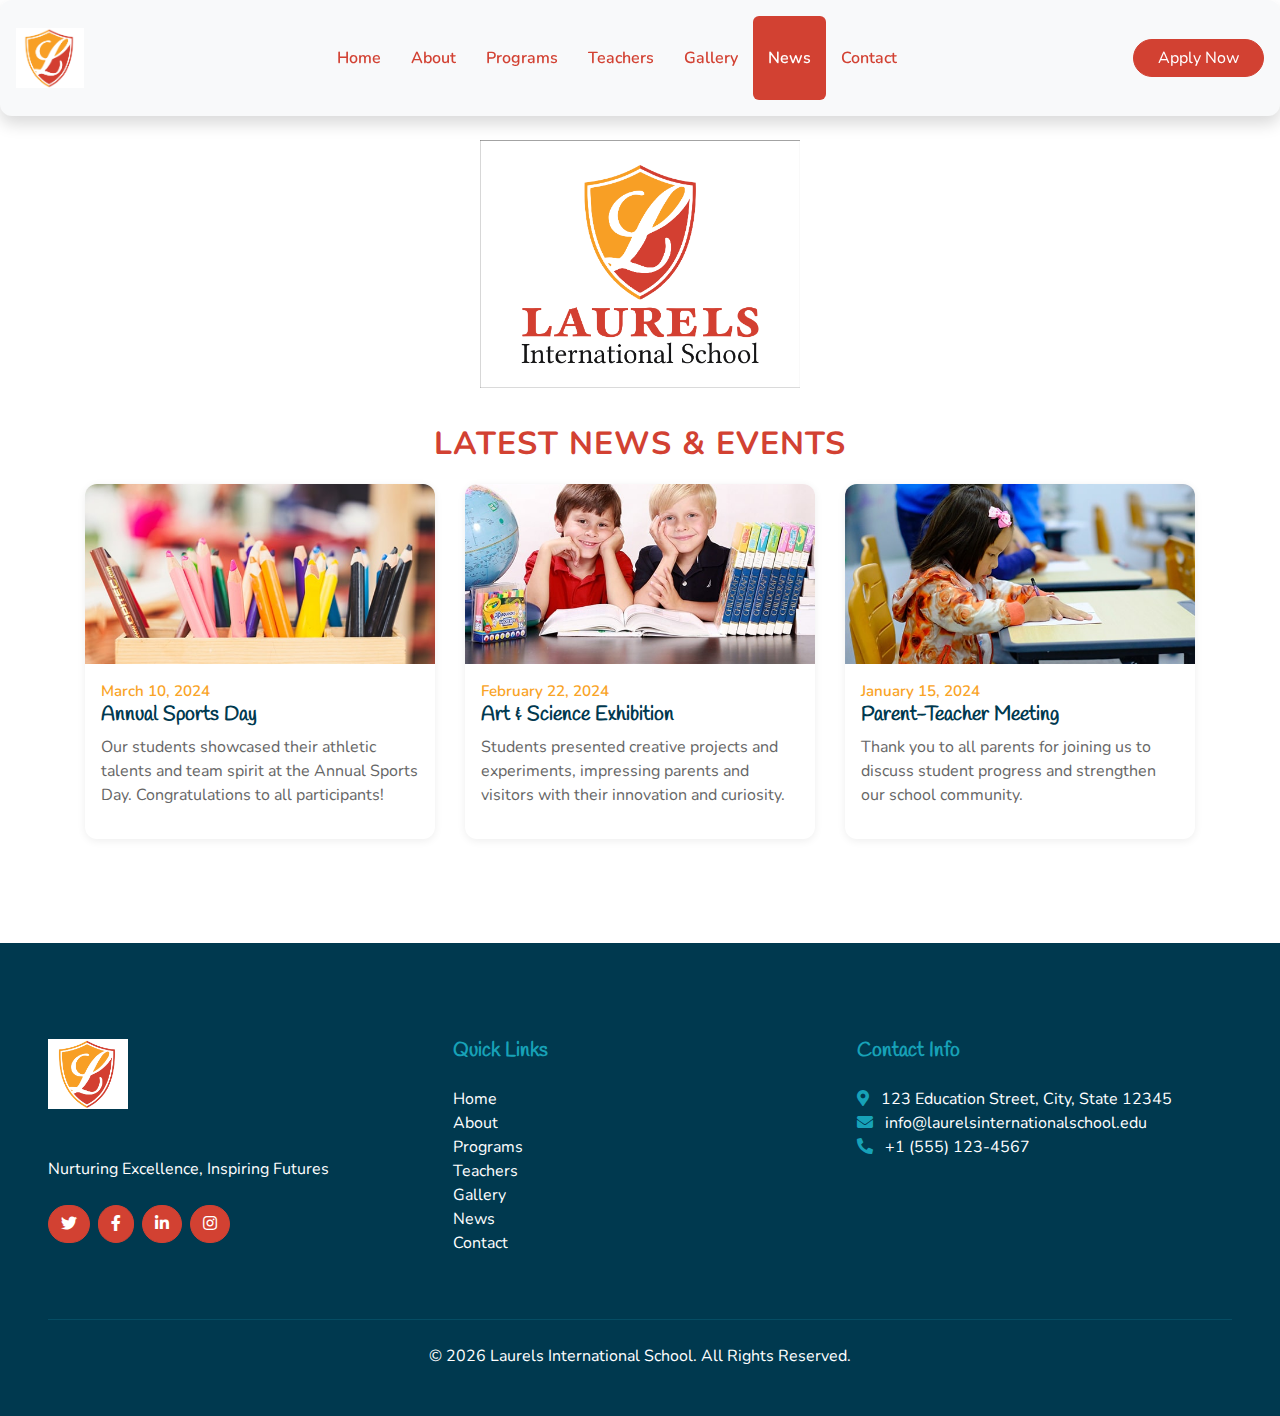
<file: news.html>
<!DOCTYPE html>
<html lang="en">

<head>
    <meta charset="utf-8">
    <title>News | Laurels International School</title>
    <meta content="width=device-width, initial-scale=1.0" name="viewport">
    <meta content="News, Events, Laurels International School" name="keywords">
    <meta content="Latest news and events from Laurels International School." name="description">

    <!-- Favicon -->
    <link href="img/favicon.ico" rel="icon">
    <link rel="icon" href="img/logo.png" type="image/png">

    <!-- Google Web Fonts -->
    <link rel="preconnect" href="https://fonts.gstatic.com">
    <link href="https://fonts.googleapis.com/css2?family=Handlee&family=Nunito&display=swap" rel="stylesheet">

    <!-- Font Awesome -->
    <link href="https://cdnjs.cloudflare.com/ajax/libs/font-awesome/5.10.0/css/all.min.css" rel="stylesheet">

    <!-- Flaticon Font -->
    <link href="lib/flaticon/font/flaticon.css" rel="stylesheet">

    <!-- Libraries Stylesheet -->
    <link href="lib/owlcarousel/assets/owl.carousel.min.css" rel="stylesheet">
    <link href="lib/lightbox/css/lightbox.min.css" rel="stylesheet">

    <!-- Customized Bootstrap Stylesheet -->
    <link href="css/style.css" rel="stylesheet">
    <style>
        .header-img { background: #fff; text-align: center; padding: 24px 0 8px 0; }
        .header-img img { max-width: 320px; width: 100%; }
        .section-title { font-size: 2rem; color: #D24132; font-weight: 700; margin-bottom: 1rem; }
        .news-card { background: #fff; border-radius: 12px; box-shadow: 0 2px 8px rgba(0,0,0,0.07); margin-bottom: 2rem; overflow: hidden; }
        .news-card img { width: 100%; height: 180px; object-fit: cover; }
        .news-card-body { padding: 1rem; }
        .news-date { color: #F9A326; font-size: 0.95rem; font-weight: 600; }
        @media (max-width: 600px) { .section-title { font-size: 1.3rem; } .news-card img { height: 120px; } }
    </style>
</head>

<body>
    <!-- Navbar Start -->
    <nav class="navbar navbar-expand-lg bg-light navbar-light py-3 shadow sticky-top">
        <a href="index.html" class="navbar-brand font-weight-bold">
            <img src="img/logo.png" alt="Laurels International School Logo" style="max-height: 60px;">
        </a>
        <button type="button" class="navbar-toggler" data-toggle="collapse" data-target="#navbarCollapse">
            <span class="navbar-toggler-icon"></span>
        </button>
        <div class="collapse navbar-collapse justify-content-between" id="navbarCollapse">
            <div class="navbar-nav font-weight-bold mx-auto py-0">
                <a href="index.html" class="nav-item nav-link">Home</a>
                <a href="about.html" class="nav-item nav-link">About</a>
                <a href="classes.html" class="nav-item nav-link">Programs</a>
                <a href="teachers.html" class="nav-item nav-link">Teachers</a>
                <a href="gallery.html" class="nav-item nav-link">Gallery</a>
                <a href="news.html" class="nav-item nav-link active">News</a>
                <a href="contact.html" class="nav-item nav-link">Contact</a>
            </div>
            <a href="admission.html" class="btn btn-primary px-4">Apply Now</a>
        </div>
    </nav>
    <!-- Navbar End -->

    <!-- Header Section -->
    <div class="header-img">
        <img src="img/logo with school name.png" alt="Laurels International School">
    </div>

    <!-- News Section -->
    <div class="container py-4">
        <div class="section-title text-center">Latest News & Events</div>
        <div class="row">
            <div class="col-12 col-md-4">
                <div class="news-card">
                    <img src="img/blog-1.jpg" alt="Annual Sports Day">
                    <div class="news-card-body">
                        <div class="news-date">March 10, 2024</div>
                        <h5>Annual Sports Day</h5>
                        <p>Our students showcased their athletic talents and team spirit at the Annual Sports Day. Congratulations to all participants!</p>
                    </div>
                </div>
            </div>
            <div class="col-12 col-md-4">
                <div class="news-card">
                    <img src="img/blog-2.jpg" alt="Art & Science Exhibition">
                    <div class="news-card-body">
                        <div class="news-date">February 22, 2024</div>
                        <h5>Art & Science Exhibition</h5>
                        <p>Students presented creative projects and experiments, impressing parents and visitors with their innovation and curiosity.</p>
                    </div>
                </div>
            </div>
            <div class="col-12 col-md-4">
                <div class="news-card">
                    <img src="img/blog-3.jpg" alt="Parent-Teacher Meeting">
                    <div class="news-card-body">
                        <div class="news-date">January 15, 2024</div>
                        <h5>Parent-Teacher Meeting</h5>
                        <p>Thank you to all parents for joining us to discuss student progress and strengthen our school community.</p>
                    </div>
                </div>
            </div>
        </div>
    </div>

    <!-- Footer Start -->
    <footer class="container-fluid bg-secondary text-white mt-5 py-5 px-sm-3 px-md-5">
        <div class="row pt-5">
            <div class="col-lg-4 col-md-6 mb-5">
                <img src="img/logo.png" alt="Laurels International School Logo" style="max-width: 80px;">
                <h5 class="mt-3">Laurels International School</h5>
                <p>Nurturing Excellence, Inspiring Futures</p>
                <div class="d-flex justify-content-start mt-4">
                    <a class="btn btn-primary btn-circle mr-2" href="#"><i class="fab fa-twitter"></i></a>
                    <a class="btn btn-primary btn-circle mr-2" href="#"><i class="fab fa-facebook-f"></i></a>
                    <a class="btn btn-primary btn-circle mr-2" href="#"><i class="fab fa-linkedin-in"></i></a>
                    <a class="btn btn-primary btn-circle" href="#"><i class="fab fa-instagram"></i></a>
                </div>
            </div>
            <div class="col-lg-4 col-md-6 mb-5">
                <h5 class="text-primary mb-4">Quick Links</h5>
                <ul class="list-unstyled">
                    <li><a class="text-white" href="index.html">Home</a></li>
                    <li><a class="text-white" href="about.html">About</a></li>
                    <li><a class="text-white" href="classes.html">Programs</a></li>
                    <li><a class="text-white" href="teachers.html">Teachers</a></li>
                    <li><a class="text-white" href="gallery.html">Gallery</a></li>
                    <li><a class="text-white" href="news.html">News</a></li>
                    <li><a class="text-white" href="contact.html">Contact</a></li>
                </ul>
            </div>
            <div class="col-lg-4 col-md-12 mb-5">
                <h5 class="text-primary mb-4">Contact Info</h5>
                <ul class="list-unstyled">
                    <li><i class="fa fa-map-marker-alt text-primary mr-2"></i> 123 Education Street, City, State 12345</li>
                    <li><i class="fa fa-envelope text-primary mr-2"></i> info@laurelsinternationalschool.edu</li>
                    <li><i class="fa fa-phone-alt text-primary mr-2"></i> +1 (555) 123-4567</li>
                </ul>
            </div>
        </div>
        <div class="container-fluid pt-4" style="border-top: 1px solid rgba(23, 162, 184, .2);">
            <p class="m-0 text-center text-white">
                &copy; <span id="year"></span> Laurels International School. All Rights Reserved.
            </p>
        </div>
    </footer>
    <script>document.getElementById('year').textContent = new Date().getFullYear();</script>
    <script src="https://code.jquery.com/jquery-3.4.1.min.js"></script>
    <script src="https://stackpath.bootstrapcdn.com/bootstrap/4.4.1/js/bootstrap.bundle.min.js"></script>
    <script src="lib/easing/easing.min.js"></script>
    <script src="lib/owlcarousel/owl.carousel.min.js"></script>
    <script src="lib/isotope/isotope.pkgd.min.js"></script>
    <script src="lib/lightbox/js/lightbox.min.js"></script>
    <script src="mail/jqBootstrapValidation.min.js"></script>
    <script src="mail/contact.js"></script>
    <script src="js/main.js"></script>
</body>

</html>
</file>
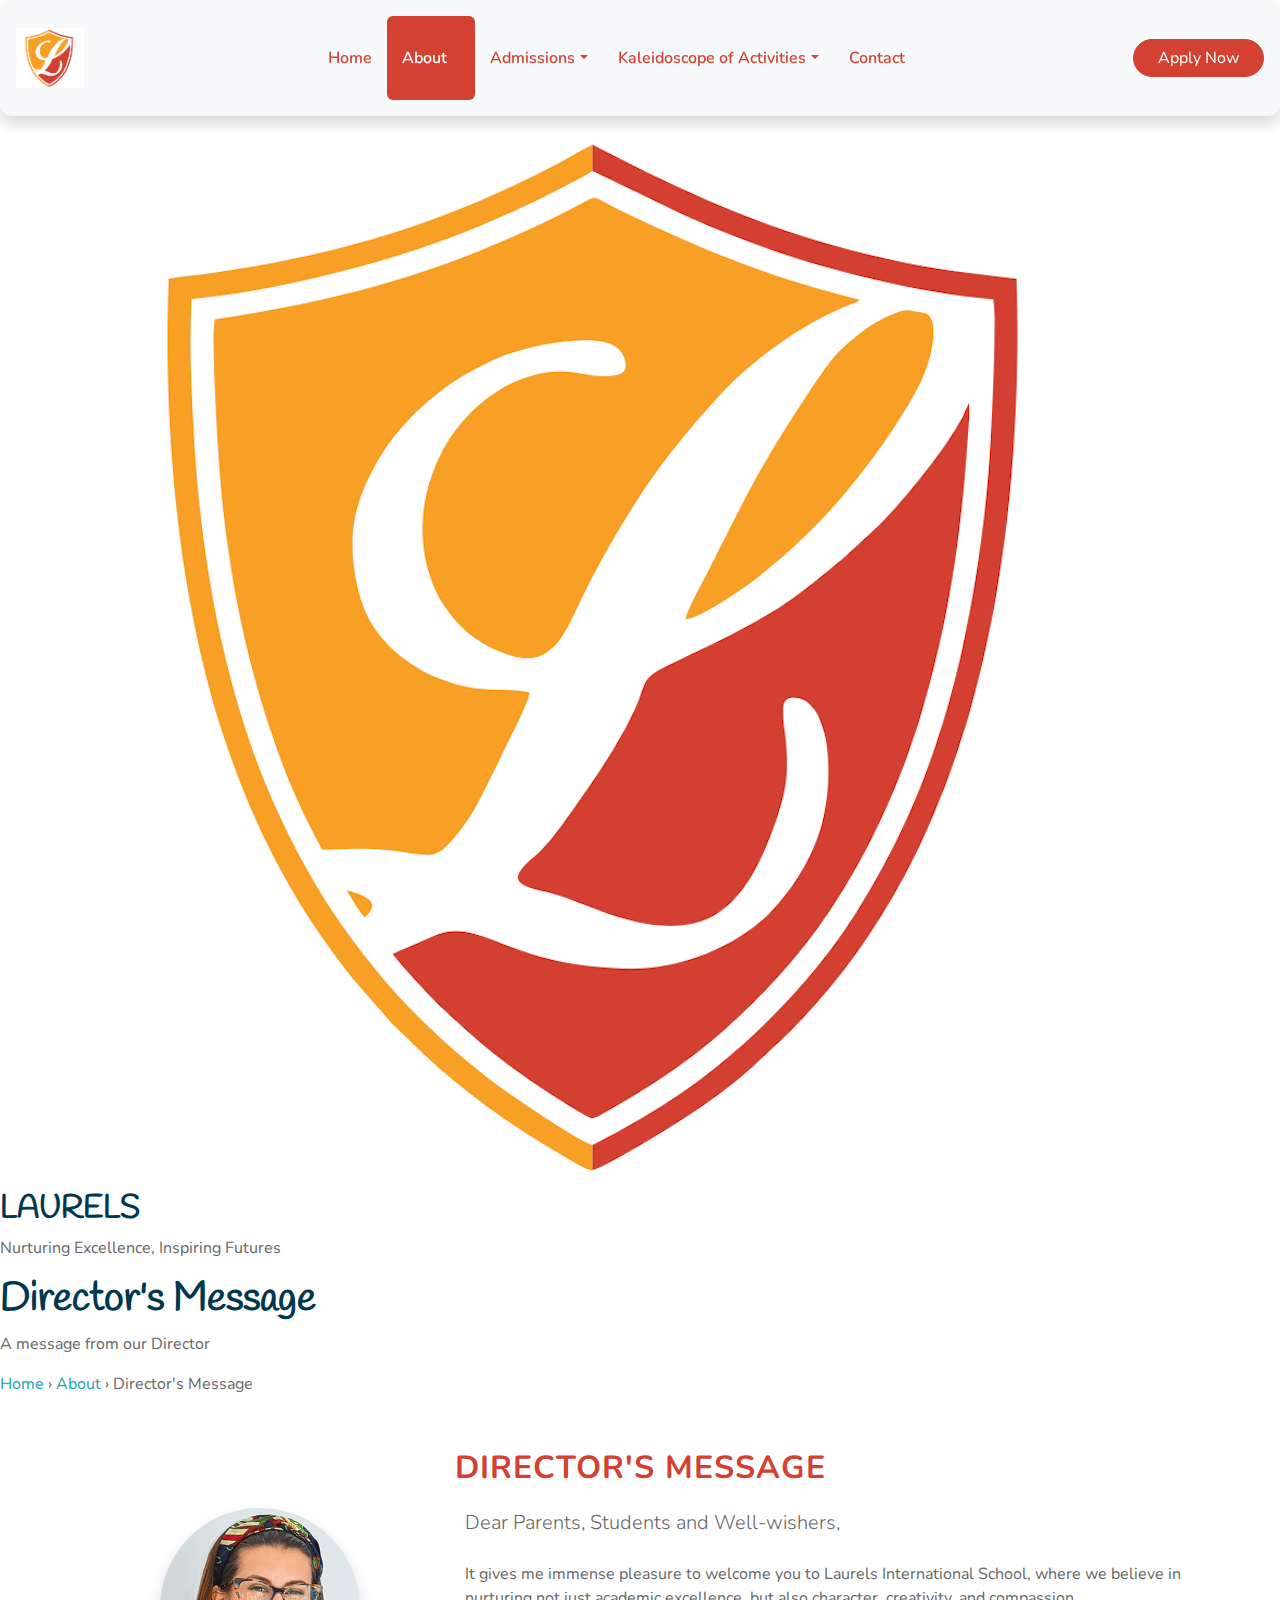
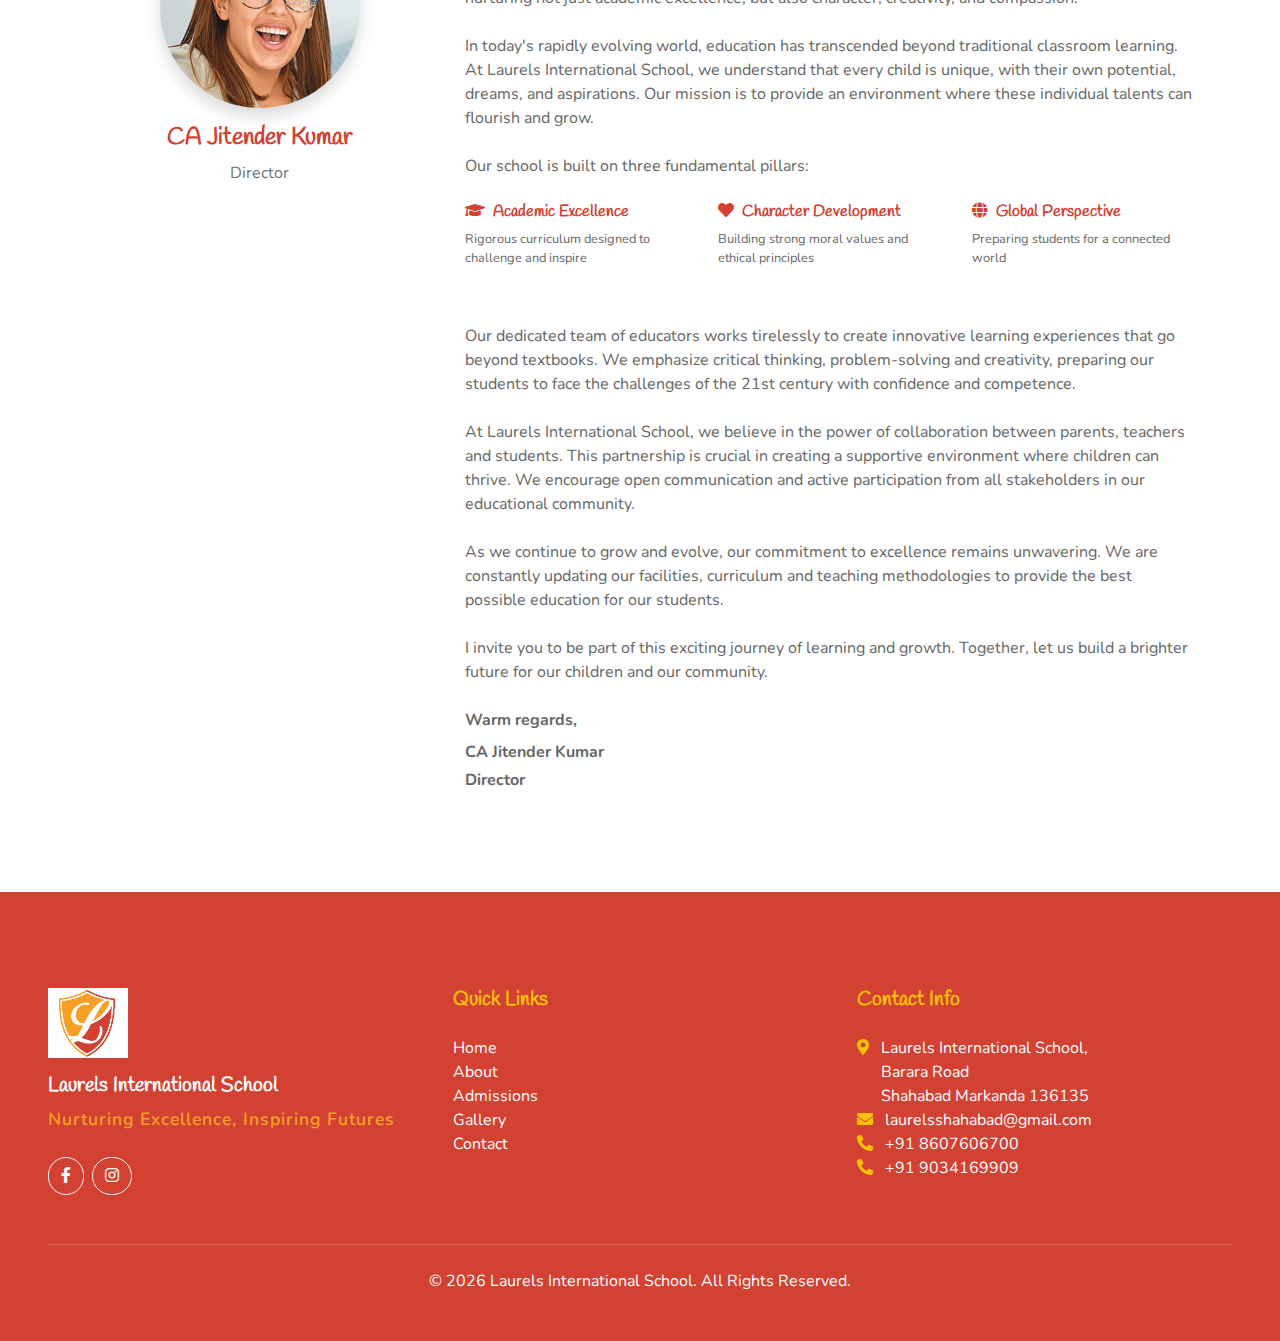
<file: patrons-message.html>
<!DOCTYPE html>
<html lang="en">
<head>
    <meta charset="utf-8">
    <meta content="width=device-width, initial-scale=1.0" name="viewport">
    <title>Director's Message - Laurels International School</title>
    <meta content="Director's Message from Laurels International School" name="description">
    <meta content="school, education, director's message" name="keywords">

    <!-- Google Web Fonts -->
    <link rel="preconnect" href="https://fonts.gstatic.com">
    <link href="https://fonts.googleapis.com/css2?family=Handlee&family=Nunito&display=swap" rel="stylesheet">

    <!-- Font Awesome -->
    <link href="https://cdnjs.cloudflare.com/ajax/libs/font-awesome/5.10.0/css/all.min.css" rel="stylesheet">

    <!-- Flaticon Font -->
    <link href="lib/flaticon/font/flaticon.css" rel="stylesheet">

    <!-- Libraries Stylesheet -->
    <link href="lib/owlcarousel/assets/owl.carousel.min.css" rel="stylesheet">
    <link href="lib/lightbox/css/lightbox.min.css" rel="stylesheet">

    <!-- Customized Bootstrap Stylesheet -->
    <link href="css/style.css" rel="stylesheet">

    <style>
        .header-img {
            background: #f8f9fa;
            min-height: 120px;
            display: flex;
            align-items: center;
            justify-content: center;
            padding: 20px 0;
        }
        .header-img img {
            max-width: 320px;
            width: 100%;
            height: auto;
        }
        .section-title { font-size: 2rem; color: #D24132; font-weight: 700; margin-bottom: 1rem; }
        @media (max-width: 600px) {
            .header-img { min-height: 80px; }
            .section-title { font-size: 1.3rem; }
        }
    </style>
</head>

<body>
    <!-- Navbar Start -->
    <nav class="navbar navbar-expand-lg bg-light navbar-light py-3 shadow sticky-top">
        <a href="index.html" class="navbar-brand font-weight-bold">
            <img src="img/logo.png" alt="Laurels International School Logo" style="max-height: 60px;">
        </a>
        <button type="button" class="navbar-toggler" data-toggle="collapse" data-target="#navbarCollapse">
            <span class="navbar-toggler-icon"></span>
        </button>
        <div class="collapse navbar-collapse justify-content-between" id="navbarCollapse">
            <div class="navbar-nav font-weight-bold mx-auto py-0">
                <a href="index.html" class="nav-item nav-link">Home</a>
                <div class="nav-item dropdown">
                    <a href="#" class="nav-link dropdown-toggle active" data-toggle="dropdown">About</a>
                    <div class="dropdown-menu">
                        <a class="dropdown-item" href="about.html">About Us</a>
                        <a class="dropdown-item active" href="patrons-message.html">Director's Message</a>
                        <a class="dropdown-item" href="directors-message.html">Principal's Message</a>
                        <a class="dropdown-item" href="curriculum.html">Curriculum</a>
                        <a class="dropdown-item" href="mandatory-disclosure.html">Mandatory Public Disclosure</a>
                    </div>
                </div>
                <div class="nav-item dropdown">
                    <a href="#" class="nav-link dropdown-toggle" data-toggle="dropdown">Admissions</a>
                    <div class="dropdown-menu">
                        <a href="admission.html" class="dropdown-item">Apply Now</a>
                        <a href="fees.html" class="dropdown-item">Fee Structure</a>
                        <a href="prospectus.pdf" class="dropdown-item" target="_blank">Download Prospectus</a>
                    </div>
                </div>
                <div class="nav-item dropdown">
                    <a href="#" class="nav-link dropdown-toggle" data-toggle="dropdown">Kaleidoscope of Activities</a>
                    <div class="dropdown-menu">
                        <a href="gallery.html" class="dropdown-item">Gallery</a>
                        <a href="house-system.html" class="dropdown-item">House System</a>
                        <a href="sports.html" class="dropdown-item">Sports</a>
                    </div>
                </div>
                <a href="contact.html" class="nav-item nav-link">Contact</a>
            </div>
            <a href="admission.html" class="btn btn-primary px-4">Apply Now</a>
        </div>
    </nav>
    <!-- Navbar End -->

    <!-- Page Header -->
    <div class="page-header">
        <div class="page-header-content">
            <div class="school-brand">
                <div class="school-logo">
                    <img src="img/logo.png" alt="Laurels International School">
                </div>
                <div class="school-info">
                    <h2>LAURELS</h2>
                    <p class="tagline">Nurturing Excellence, Inspiring Futures</p>
                </div>
            </div>
            <div class="page-info">
                <h1>Director's Message</h1>
                <p class="page-subtitle">A message from our Director</p>
                <div class="breadcrumb-nav">
                    <a href="index.html">Home</a>
                    <span class="separator">›</span>
                    <a href="about.html">About</a>
                    <span class="separator">›</span>
                    <span>Director's Message</span>
                </div>
            </div>
        </div>
    </div>

    <!-- Director's Message Section -->
    <div class="container py-5">
        <div class="section-title text-center">Director's Message</div>
        <div class="row">
            <div class="col-lg-4 mb-4">
                <div class="text-center">
                    <img src="img/team-1.jpg" alt="School Director" class="img-fluid rounded-circle shadow" style="width: 200px; height: 200px; object-fit: cover;">
                    <h4 class="mt-3" style="color: #D24132;">CA Jitender Kumar</h4>
                    <p class="text-muted">Director</p>
                </div>
            </div>
            <div class="col-lg-8">
                <div class="content-area">
                    <p class="lead mb-4">Dear Parents, Students and Well-wishers,</p>
                    
                    <p class="mb-4">It gives me immense pleasure to welcome you to Laurels International School, where we believe in nurturing not just academic excellence, but also character, creativity, and compassion.</p>
                    
                    <p class="mb-4">In today's rapidly evolving world, education has transcended beyond traditional classroom learning. At Laurels International School, we understand that every child is unique, with their own potential, dreams, and aspirations. Our mission is to provide an environment where these individual talents can flourish and grow.</p>
                    
                    <p class="mb-4">Our school is built on three fundamental pillars:</p>
                    
                    <div class="row mb-4">
                        <div class="col-md-4 mb-3">
                            <h6 style="color: #D24132;"><i class="fa fa-graduation-cap mr-2"></i>Academic Excellence</h6>
                            <p class="small">Rigorous curriculum designed to challenge and inspire</p>
                        </div>
                        <div class="col-md-4 mb-3">
                            <h6 style="color: #D24132;"><i class="fa fa-heart mr-2"></i>Character Development</h6>
                            <p class="small">Building strong moral values and ethical principles</p>
                        </div>
                        <div class="col-md-4 mb-3">
                            <h6 style="color: #D24132;"><i class="fa fa-globe mr-2"></i>Global Perspective</h6>
                            <p class="small">Preparing students for a connected world</p>
                        </div>
                    </div>
                    
                    <p class="mb-4">Our dedicated team of educators works tirelessly to create innovative learning experiences that go beyond textbooks. We emphasize critical thinking, problem-solving and creativity, preparing our students to face the challenges of the 21st century with confidence and competence.</p>
                    
                    <p class="mb-4">At Laurels International School, we believe in the power of collaboration between parents, teachers and students. This partnership is crucial in creating a supportive environment where children can thrive. We encourage open communication and active participation from all stakeholders in our educational community.</p>
                    
                    <p class="mb-4">As we continue to grow and evolve, our commitment to excellence remains unwavering. We are constantly updating our facilities, curriculum and teaching methodologies to provide the best possible education for our students.</p>
                    
                    <p class="mb-4">I invite you to be part of this exciting journey of learning and growth. Together, let us build a brighter future for our children and our community.</p>
                    
                    <p class="mb-2"><strong>Warm regards,</strong></p>
                    <p class="mb-1"><strong>CA Jitender Kumar</strong></p>
                    <p class="mb-1"><strong>Director</strong></p>
                </div>
            </div>
        </div>
    </div>

    <!-- Footer Start -->
    <footer class="container-fluid text-white mt-5 py-5 px-sm-3 px-md-5" style="background: #D24132;">
        <div class="row pt-5">
            <div class="col-lg-4 col-md-6 mb-5">
                <img src="img/logo.png" alt="Laurels International School Logo" style="max-width: 80px;">
                <h5 class="mt-3 text-white">Laurels International School</h5>
                <p class="footer-slogan">Nurturing Excellence, Inspiring Futures</p>
                <div class="d-flex justify-content-start mt-4">
                    <a class="btn btn-outline-light btn-circle mr-2" href="https://www.facebook.com/kidzeeshahabadmarkanda" target="_blank"><i class="fab fa-facebook-f"></i></a>
                    <a class="btn btn-outline-light btn-circle" href="https://www.instagram.com/laurels_shahabad__/" target="_blank"><i class="fab fa-instagram"></i></a>
                </div>
            </div>
            <div class="col-lg-4 col-md-6 mb-5">
                <h5 class="text-warning mb-4">Quick Links</h5>
                <ul class="list-unstyled">
                    <li><a class="text-white" href="index.html">Home</a></li>
                    <li><a class="text-white" href="about.html">About</a></li>
                    <li><a class="text-white" href="admission.html">Admissions</a></li>
                    <li><a class="text-white" href="gallery.html">Gallery</a></li>
                    <li><a class="text-white" href="contact.html">Contact</a></li>
                </ul>
            </div>
            <div class="col-lg-4 col-md-12 mb-5">
                <h5 class="text-warning mb-4">Contact Info</h5>
                <ul class="list-unstyled">
                    <li><i class="fa fa-map-marker-alt text-warning mr-2"></i> Laurels International School,<br>&nbsp;&nbsp;&nbsp;&nbsp;&nbsp;&nbsp;Barara Road<br>&nbsp;&nbsp;&nbsp;&nbsp;&nbsp;&nbsp;Shahabad Markanda 136135</li>
                    <li><i class="fa fa-envelope text-warning mr-2"></i> <a href="mailto:laurelsshahabad@gmail.com" class="text-white">laurelsshahabad@gmail.com</a></li>
                    <li><i class="fa fa-phone-alt text-warning mr-2"></i> <a href="tel:+918607606700" class="text-white">+91 8607606700</a></li>
                    <li><i class="fa fa-phone-alt text-warning mr-2"></i> <a href="tel:+919034169909" class="text-white">+91 9034169909</a></li>
                </ul>
            </div>
        </div>
        <div class="container-fluid pt-4" style="border-top: 1px solid rgba(255, 255, 255, 0.2);">
            <p class="m-0 text-center text-white">
                &copy; <span id="year"></span> Laurels International School. All Rights Reserved.
            </p>
        </div>
    </footer>
    <!-- Footer End -->

    <script>
        document.getElementById('year').textContent = new Date().getFullYear();
    </script>
    <!-- JavaScript Libraries -->
    <script src="https://code.jquery.com/jquery-3.4.1.min.js"></script>
    <script src="https://stackpath.bootstrapcdn.com/bootstrap/4.4.1/js/bootstrap.bundle.min.js"></script>
    <script src="lib/easing/easing.min.js"></script>
    <script src="lib/owlcarousel/owl.carousel.min.js"></script>
    <script src="lib/isotope/isotope.pkgd.min.js"></script>
    <script src="lib/lightbox/js/lightbox.min.js"></script>
    <!-- Contact Javascript File -->
    <script src="mail/jqBootstrapValidation.min.js"></script>
    <script src="mail/contact.js"></script>
    <!-- Template Javascript -->
    <script src="js/main.js"></script>
</body>
</html>
</file>
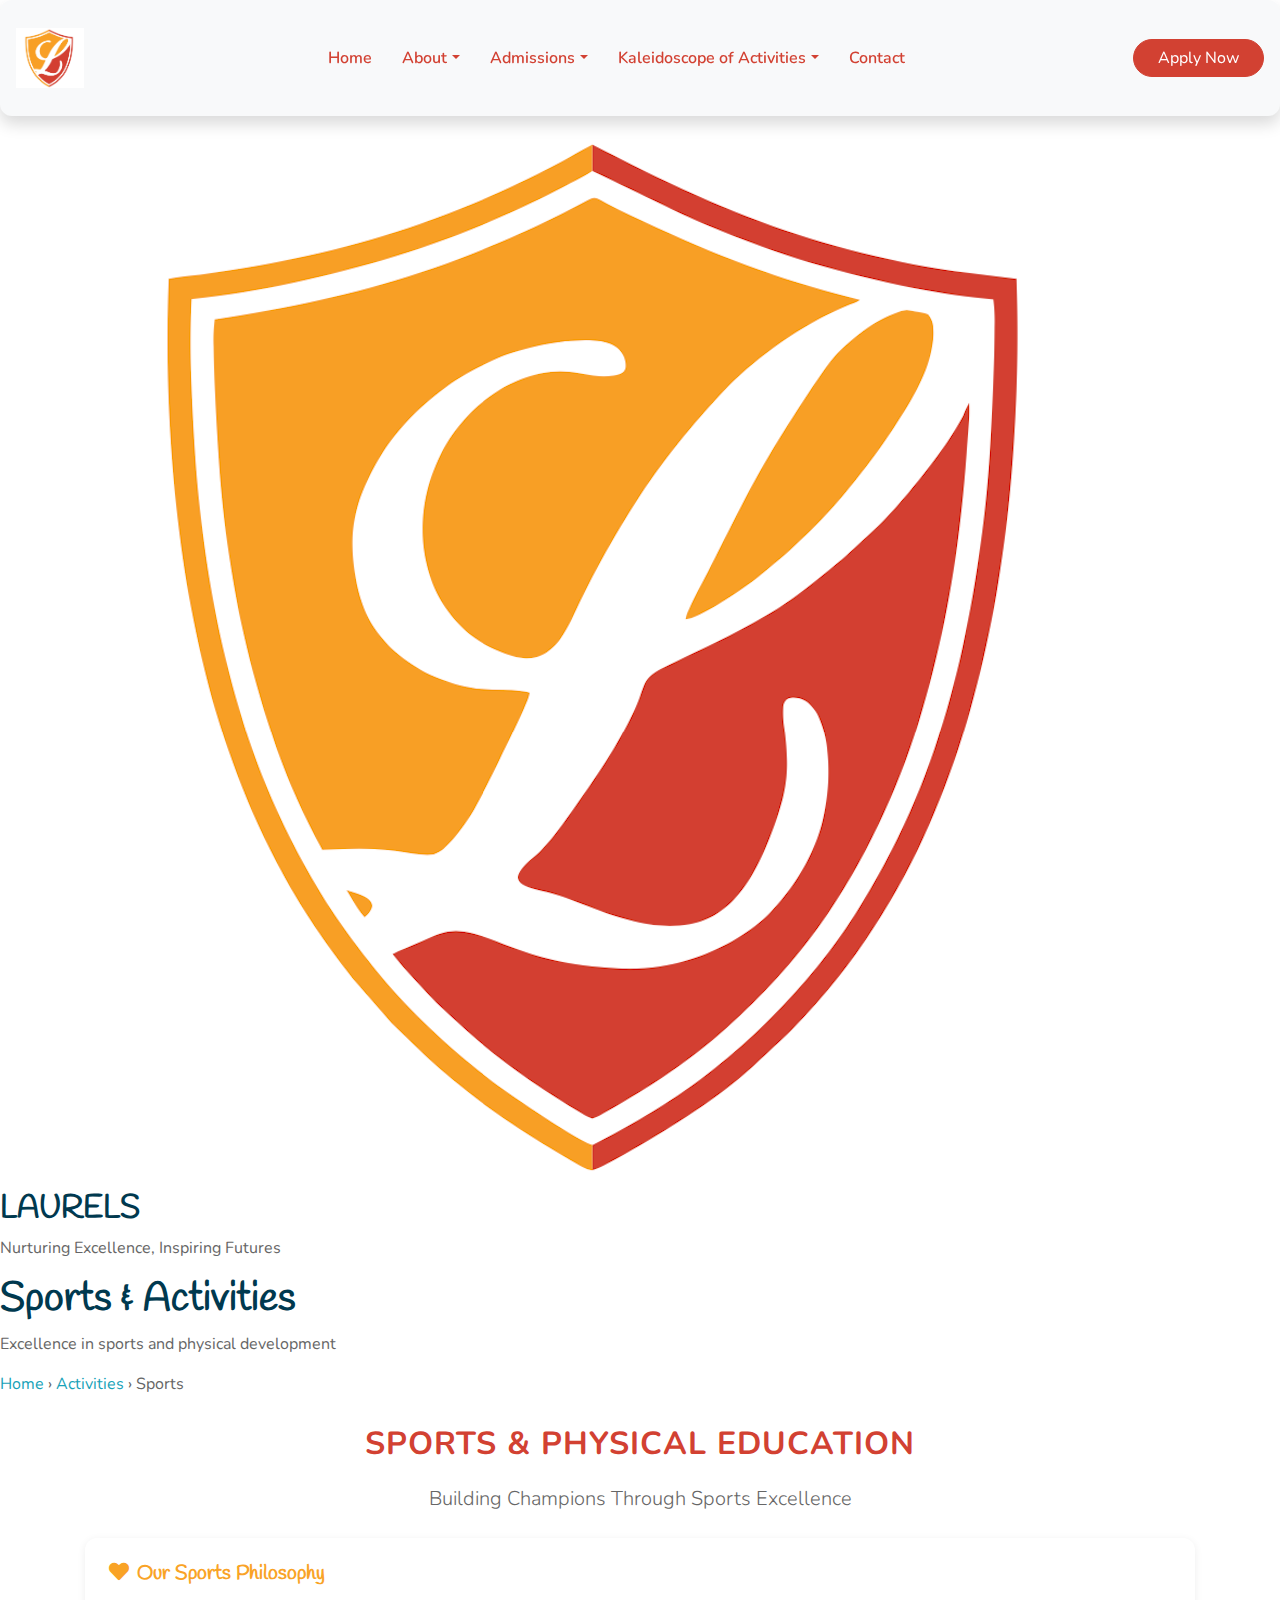
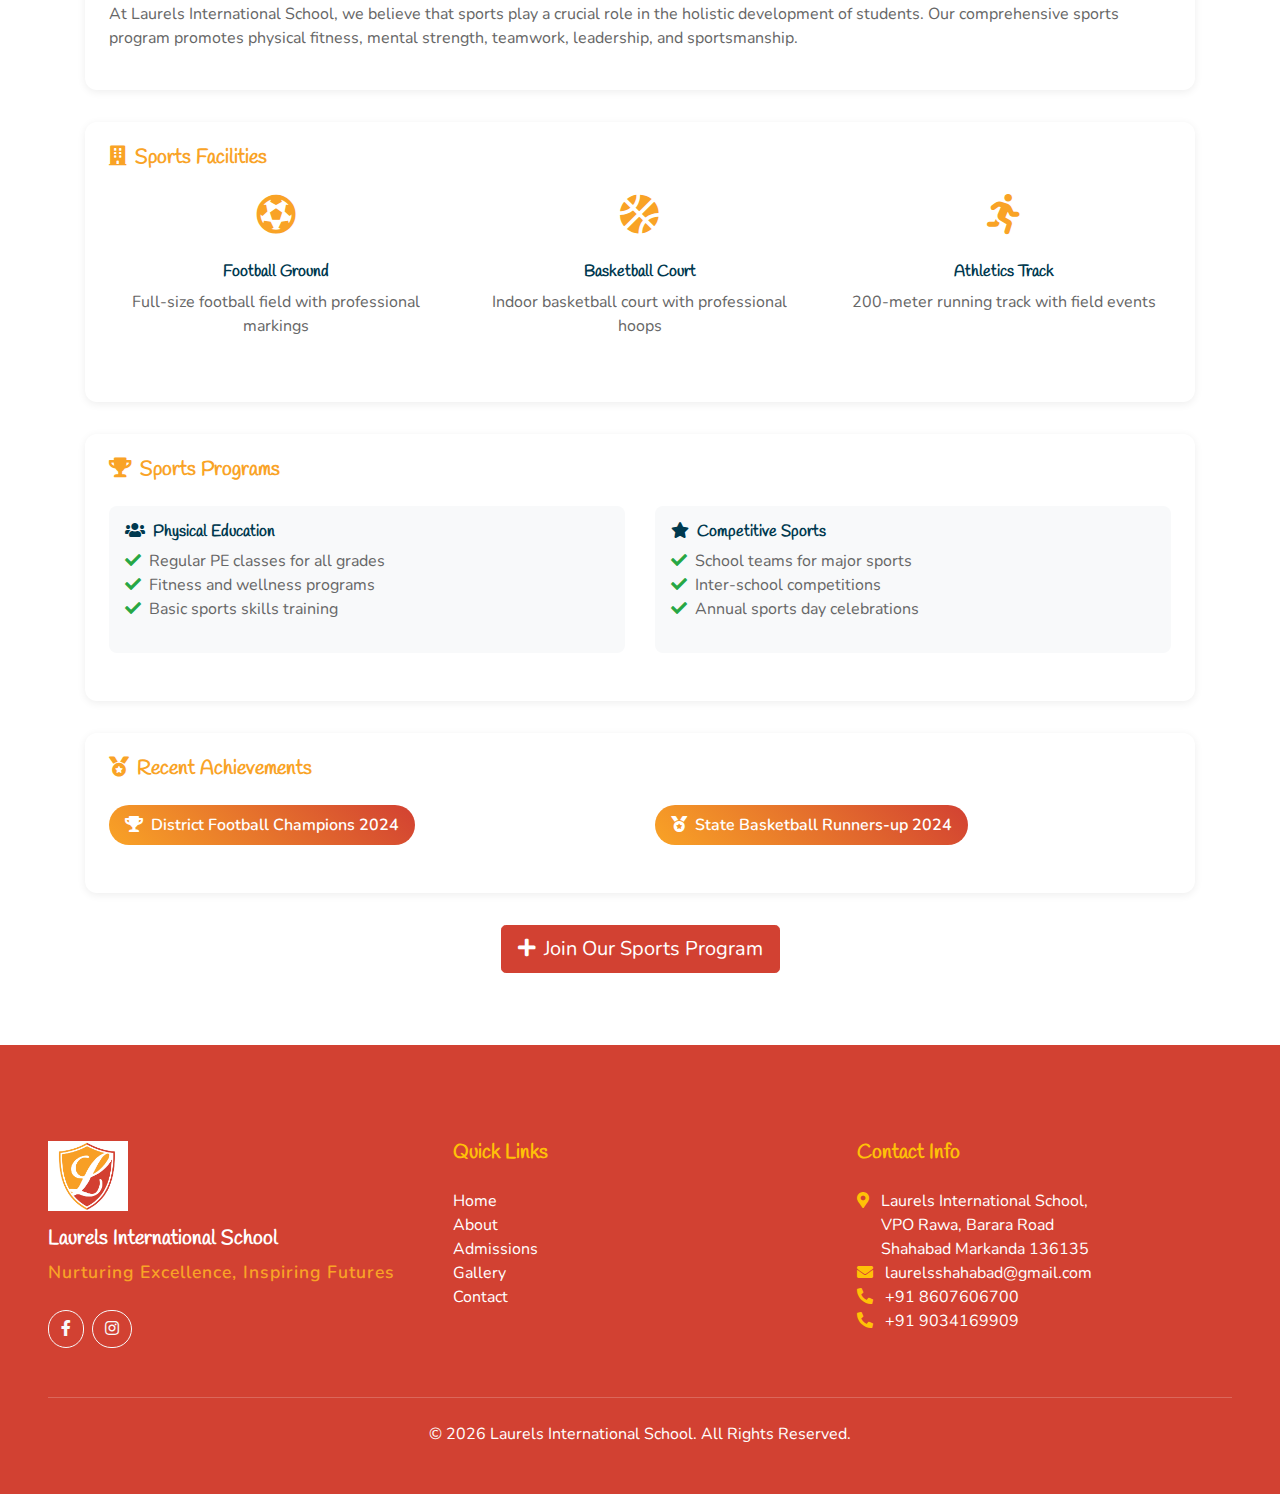
<file: sports.html>
<!DOCTYPE html>
<html lang="en">

<head>
    <meta charset="utf-8">
    <title>Sports | Laurels International School</title>
    <meta content="width=device-width, initial-scale=1.0" name="viewport">
    <meta content="Sports, Athletics, Physical Education, Laurels International School" name="keywords">
    <meta content="Sports and physical education programs at Laurels International School." name="description">

    <!-- Favicon -->
    <link rel="icon" href="img/logo.png" type="image/png">

    <!-- Google Web Fonts -->
    <link rel="preconnect" href="https://fonts.gstatic.com">
    <link href="https://fonts.googleapis.com/css2?family=Handlee&family=Nunito&display=swap" rel="stylesheet">

    <!-- Font Awesome -->
    <link href="https://cdnjs.cloudflare.com/ajax/libs/font-awesome/5.10.0/css/all.min.css" rel="stylesheet">

    <!-- Flaticon Font -->
    <link href="lib/flaticon/font/flaticon.css" rel="stylesheet">

    <!-- Libraries Stylesheet -->
    <link href="lib/owlcarousel/assets/owl.carousel.min.css" rel="stylesheet">
    <link href="lib/lightbox/css/lightbox.min.css" rel="stylesheet">

    <!-- Customized Bootstrap Stylesheet -->
    <link href="css/style.css" rel="stylesheet">

    <style>
        .header-img { background: #fff; text-align: center; padding: 24px 0 8px 0; }
        .header-img img { max-width: 320px; width: 100%; }
        .section-title { font-size: 2rem; color: #D24132; font-weight: 700; margin-bottom: 1rem; }
        .sports-card { background: #fff; border-radius: 12px; box-shadow: 0 2px 8px rgba(0,0,0,0.07); padding: 1.5rem; margin-bottom: 2rem; }
        .sports-card h5 { color: #F9A326; font-weight: 600; margin-bottom: 1rem; }
        .sport-item { background: #f8f9fa; padding: 1rem; border-radius: 8px; margin: 0.5rem 0; }
        .achievement-badge { background: linear-gradient(45deg, #F9A326, #D24132); color: white; padding: 0.5rem 1rem; border-radius: 20px; font-weight: 600; display: inline-block; margin: 0.5rem 0; }
        .facility-icon { font-size: 2.5rem; color: #F9A326; margin-bottom: 1rem; }
        @media (max-width: 600px) { .section-title { font-size: 1.3rem; } }
    </style>
</head>

<body>
    <!-- Navbar Start -->
    <nav class="navbar navbar-expand-lg bg-light navbar-light py-3 shadow sticky-top">
        <a href="index.html" class="navbar-brand font-weight-bold">
            <img src="img/logo.png" alt="Laurels International School Logo" style="max-height: 60px;">
        </a>
        <button type="button" class="navbar-toggler" data-toggle="collapse" data-target="#navbarCollapse">
            <span class="navbar-toggler-icon"></span>
        </button>
        <div class="collapse navbar-collapse justify-content-between" id="navbarCollapse">
            <div class="navbar-nav font-weight-bold mx-auto py-0">
                <a href="index.html" class="nav-item nav-link">Home</a>
                <div class="nav-item dropdown">
                    <a href="#" class="nav-link dropdown-toggle" data-toggle="dropdown">About</a>
                    <div class="dropdown-menu">
                        <a class="dropdown-item" href="about.html">About Us</a>
                        <a class="dropdown-item" href="patrons-message.html">Director's Message</a>
                        <a class="dropdown-item" href="directors-message.html">Principal's Message</a>
                        <a class="dropdown-item" href="curriculum.html">Curriculum</a>
                        <a class="dropdown-item" href="mandatory-disclosure.html">Mandatory Public Disclosure</a>
                    </div>
                </div>
                <div class="nav-item dropdown">
                    <a href="#" class="nav-link dropdown-toggle" data-toggle="dropdown">Admissions</a>
                    <div class="dropdown-menu">
                        <a href="admission.html" class="dropdown-item">Apply Now</a>
                        <a href="fees.html" class="dropdown-item">Fee Structure</a>
                        <a href="prospectus.pdf" class="dropdown-item" target="_blank">Download Prospectus</a>
                    </div>
                </div>
                <div class="nav-item dropdown">
                    <a href="#" class="nav-link dropdown-toggle" data-toggle="dropdown">Kaleidoscope of Activities</a>
                    <div class="dropdown-menu">
                        <a href="gallery.html" class="dropdown-item">Gallery</a>
                        <a href="house-system.html" class="dropdown-item">House System</a>
                        <a href="sports.html" class="dropdown-item">Sports</a>
                    </div>
                </div>
                <a href="contact.html" class="nav-item nav-link">Contact</a>
            </div>
            <a href="admission.html" class="btn btn-primary px-4">Apply Now</a>
        </div>
    </nav>
    <!-- Navbar End -->

    <!-- Page Header -->
    <div class="page-header">
        <div class="page-header-content">
            <div class="school-brand">
                <div class="school-logo">
                    <img src="img/logo.png" alt="Laurels International School">
                </div>
                <div class="school-info">
                    <h2>LAURELS</h2>
                    <p class="tagline">Nurturing Excellence, Inspiring Futures</p>
                </div>
            </div>
            <div class="page-info">
                <h1>Sports & Activities</h1>
                <p class="page-subtitle">Excellence in sports and physical development</p>
                <div class="breadcrumb-nav">
                    <a href="index.html">Home</a>
                    <span class="separator">›</span>
                    <a href="gallery.html">Activities</a>
                    <span class="separator">›</span>
                    <span>Sports</span>
                </div>
            </div>
        </div>
    </div>

    <!-- Sports Section -->
    <div class="container py-4">
        <div class="section-title text-center">Sports & Physical Education</div>
        <div class="text-center mb-4">
            <p class="lead">Building Champions Through Sports Excellence</p>
        </div>

        <!-- Sports Philosophy -->
        <div class="sports-card">
            <h5><i class="fa fa-heart mr-2"></i>Our Sports Philosophy</h5>
            <p>At Laurels International School, we believe that sports play a crucial role in the holistic development of students. Our comprehensive sports program promotes physical fitness, mental strength, teamwork, leadership, and sportsmanship.</p>
        </div>

        <!-- Sports Facilities -->
        <div class="sports-card">
            <h5><i class="fa fa-building mr-2"></i>Sports Facilities</h5>
            <div class="row text-center">
                <div class="col-md-4 mb-4">
                    <div class="facility-icon"><i class="fa fa-futbol"></i></div>
                    <h6>Football Ground</h6>
                    <p>Full-size football field with professional markings</p>
                </div>
                <div class="col-md-4 mb-4">
                    <div class="facility-icon"><i class="fa fa-basketball-ball"></i></div>
                    <h6>Basketball Court</h6>
                    <p>Indoor basketball court with professional hoops</p>
                </div>
                <div class="col-md-4 mb-4">
                    <div class="facility-icon"><i class="fa fa-running"></i></div>
                    <h6>Athletics Track</h6>
                    <p>200-meter running track with field events</p>
                </div>
            </div>
        </div>

        <!-- Sports Programs -->
        <div class="sports-card">
            <h5><i class="fa fa-trophy mr-2"></i>Sports Programs</h5>
            <div class="row">
                <div class="col-md-6 mb-3">
                    <div class="sport-item">
                        <h6><i class="fa fa-users mr-2"></i>Physical Education</h6>
                        <ul class="list-unstyled">
                            <li><i class="fa fa-check text-success mr-2"></i>Regular PE classes for all grades</li>
                            <li><i class="fa fa-check text-success mr-2"></i>Fitness and wellness programs</li>
                            <li><i class="fa fa-check text-success mr-2"></i>Basic sports skills training</li>
                        </ul>
                    </div>
                </div>
                <div class="col-md-6 mb-3">
                    <div class="sport-item">
                        <h6><i class="fa fa-star mr-2"></i>Competitive Sports</h6>
                        <ul class="list-unstyled">
                            <li><i class="fa fa-check text-success mr-2"></i>School teams for major sports</li>
                            <li><i class="fa fa-check text-success mr-2"></i>Inter-school competitions</li>
                            <li><i class="fa fa-check text-success mr-2"></i>Annual sports day celebrations</li>
                        </ul>
                    </div>
                </div>
            </div>
        </div>

        <!-- Sports Achievements -->
        <div class="sports-card">
            <h5><i class="fa fa-medal mr-2"></i>Recent Achievements</h5>
            <div class="row">
                <div class="col-md-6 mb-3">
                    <div class="achievement-badge">
                        <i class="fa fa-trophy mr-2"></i>District Football Champions 2024
                    </div>
                </div>
                <div class="col-md-6 mb-3">
                    <div class="achievement-badge">
                        <i class="fa fa-medal mr-2"></i>State Basketball Runners-up 2024
                    </div>
                </div>
            </div>
        </div>

        <!-- Join Sports -->
        <div class="text-center mt-4">
            <a href="admission.html" class="btn btn-primary btn-lg">
                <i class="fa fa-plus mr-2"></i>Join Our Sports Program
            </a>
        </div>
    </div>

    <!-- Footer Start -->
    <footer class="container-fluid text-white mt-5 py-5 px-sm-3 px-md-5" style="background: #D24132;">
        <div class="row pt-5">
            <div class="col-lg-4 col-md-6 mb-5">
                <img src="img/logo.png" alt="Laurels International School Logo" style="max-width: 80px;">
                <h5 class="mt-3 text-white">Laurels International School</h5>
                <p class="footer-slogan">Nurturing Excellence, Inspiring Futures</p>
                <div class="d-flex justify-content-start mt-4">
                    <a class="btn btn-outline-light btn-circle mr-2" href="https://www.facebook.com/kidzeeshahabadmarkanda" target="_blank"><i class="fab fa-facebook-f"></i></a>
                    <a class="btn btn-outline-light btn-circle" href="https://www.instagram.com/laurels_shahabad__/" target="_blank"><i class="fab fa-instagram"></i></a>
                </div>
            </div>
            <div class="col-lg-4 col-md-6 mb-5">
                <h5 class="text-warning mb-4">Quick Links</h5>
                <ul class="list-unstyled">
                    <li><a class="text-white" href="index.html">Home</a></li>
                    <li><a class="text-white" href="about.html">About</a></li>
                    <li><a class="text-white" href="admission.html">Admissions</a></li>
                    <li><a class="text-white" href="gallery.html">Gallery</a></li>
                    <li><a class="text-white" href="contact.html">Contact</a></li>
                </ul>
            </div>
            <div class="col-lg-4 col-md-12 mb-5">
                <h5 class="text-warning mb-4">Contact Info</h5>
                <ul class="list-unstyled">
                    <li><i class="fa fa-map-marker-alt text-warning mr-2"></i> Laurels International School,<br>&nbsp;&nbsp;&nbsp;&nbsp;&nbsp;&nbsp;VPO Rawa, Barara Road<br>&nbsp;&nbsp;&nbsp;&nbsp;&nbsp;&nbsp;Shahabad Markanda 136135</li>
                    <li><i class="fa fa-envelope text-warning mr-2"></i> <a href="mailto:laurelsshahabad@gmail.com" class="text-white">laurelsshahabad@gmail.com</a></li>
                    <li><i class="fa fa-phone-alt text-warning mr-2"></i> <a href="tel:+918607606700" class="text-white">+91 8607606700</a></li>
                    <li><i class="fa fa-phone-alt text-warning mr-2"></i> <a href="tel:+919034169909" class="text-white">+91 9034169909</a></li>
                </ul>
            </div>
        </div>
        <div class="container-fluid pt-4" style="border-top: 1px solid rgba(255, 255, 255, 0.2);">
            <p class="m-0 text-center text-white">
                &copy; <span id="year"></span> Laurels International School. All Rights Reserved.
            </p>
        </div>
    </footer>
    <script>document.getElementById('year').textContent = new Date().getFullYear();</script>
    <script src="https://code.jquery.com/jquery-3.4.1.min.js"></script>
    <script src="https://stackpath.bootstrapcdn.com/bootstrap/4.4.1/js/bootstrap.bundle.min.js"></script>
    <script src="lib/easing/easing.min.js"></script>
    <script src="lib/owlcarousel/owl.carousel.min.js"></script>
    <script src="lib/isotope/isotope.pkgd.min.js"></script>
    <script src="lib/lightbox/js/lightbox.min.js"></script>
    <script src="mail/jqBootstrapValidation.min.js"></script>
    <script src="mail/contact.js"></script>
    <script src="js/main.js"></script>
</body>

</html>
</file>
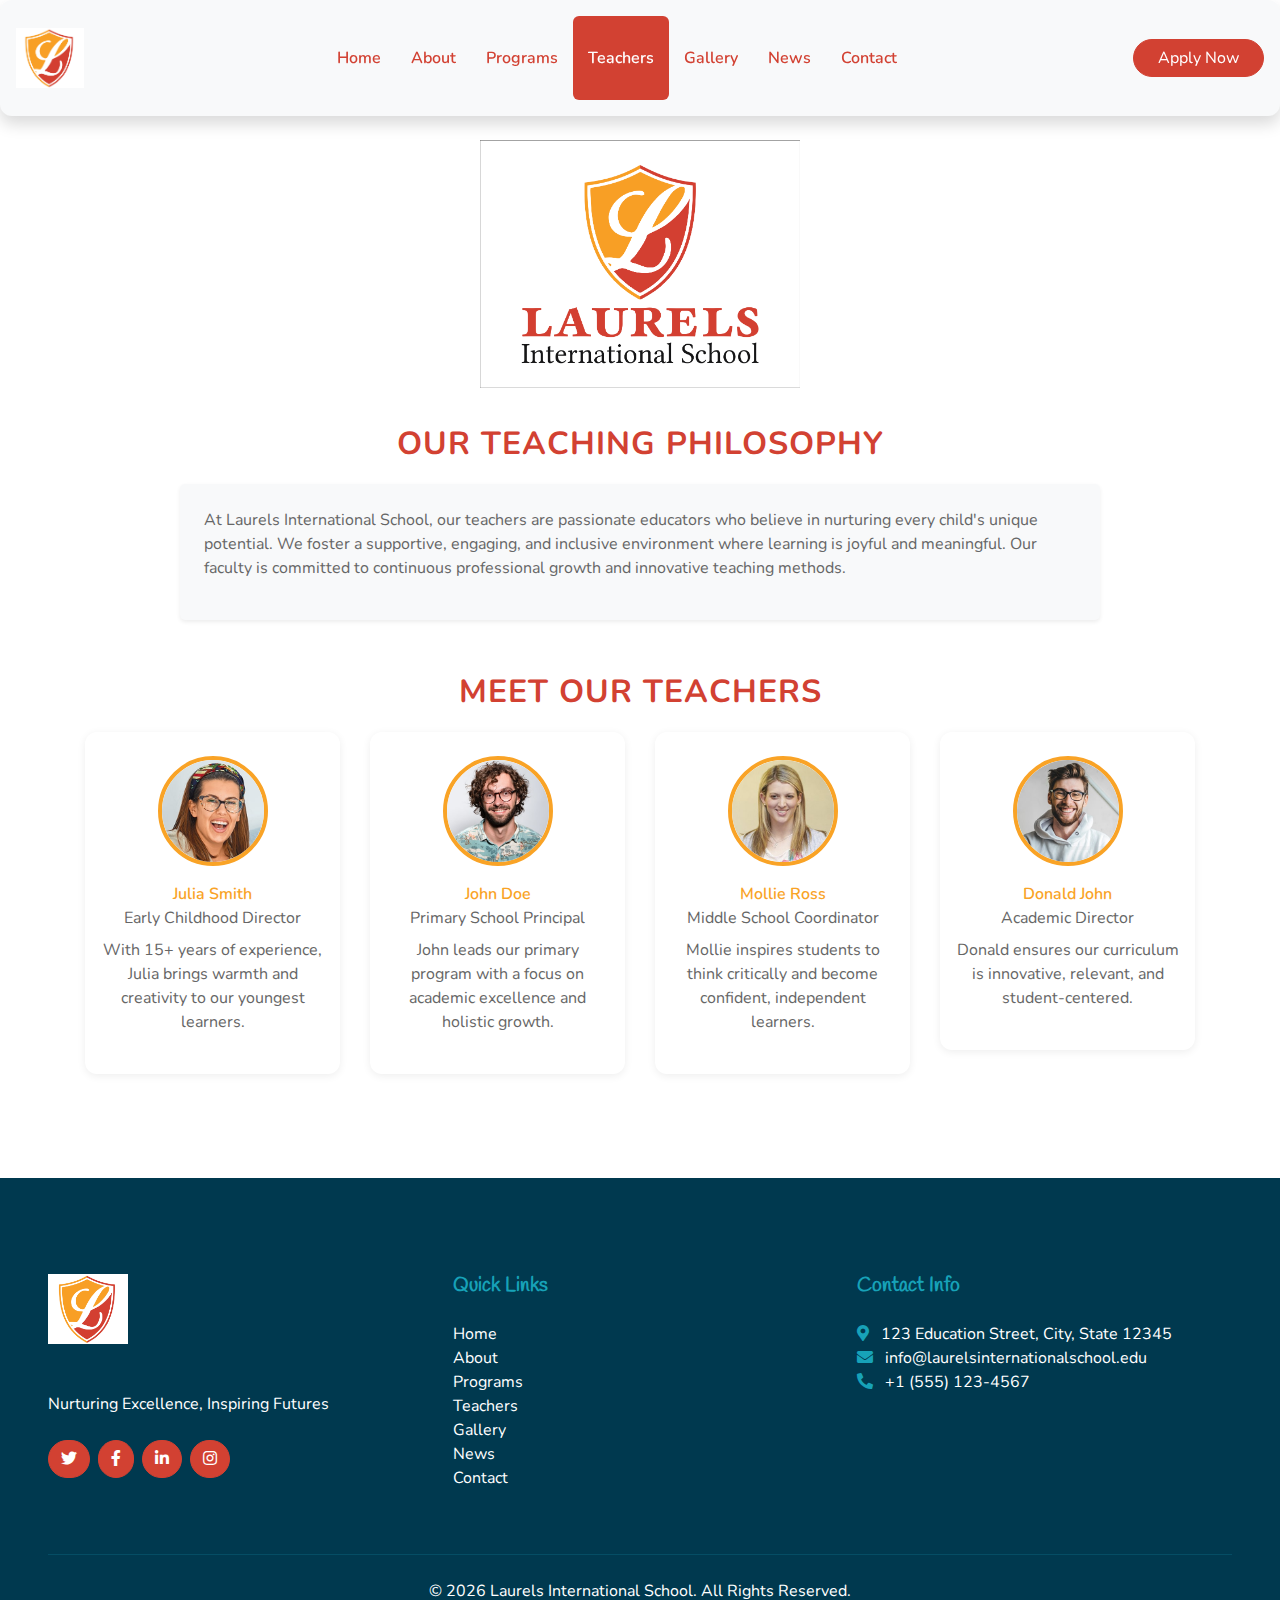
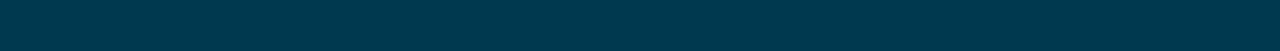
<file: teachers.html>
<!DOCTYPE html>
<html lang="en">

<head>
    <meta charset="utf-8">
    <title>Teachers | Laurels International School</title>
    <meta content="width=device-width, initial-scale=1.0" name="viewport">
    <meta content="Teachers, Faculty, Laurels International School" name="keywords">
    <meta content="Meet the dedicated teachers at Laurels International School." name="description">

    <!-- Favicon -->
    <link rel="icon" href="img/logo.png" type="image/png">

    <!-- Google Web Fonts -->
    <link rel="preconnect" href="https://fonts.gstatic.com">
    <link href="https://fonts.googleapis.com/css2?family=Handlee&family=Nunito&display=swap" rel="stylesheet">

    <!-- Font Awesome -->
    <link href="https://cdnjs.cloudflare.com/ajax/libs/font-awesome/5.10.0/css/all.min.css" rel="stylesheet">

    <!-- Flaticon Font -->
    <link href="lib/flaticon/font/flaticon.css" rel="stylesheet">

    <!-- Libraries Stylesheet -->
    <link href="lib/owlcarousel/assets/owl.carousel.min.css" rel="stylesheet">
    <link href="lib/lightbox/css/lightbox.min.css" rel="stylesheet">

    <!-- Customized Bootstrap Stylesheet -->
    <link href="css/style.css" rel="stylesheet">

    <style>
        .header-img { background: #fff; text-align: center; padding: 24px 0 8px 0; }
        .header-img img { max-width: 320px; width: 100%; }
        .section-title { font-size: 2rem; color: #D24132; font-weight: 700; margin-bottom: 1rem; }
        .teacher-card { background: #fff; border-radius: 12px; box-shadow: 0 2px 8px rgba(0,0,0,0.07); padding: 1.5rem 1rem; text-align: center; margin-bottom: 2rem; }
        .teacher-card img { border-radius: 50%; width: 110px; height: 110px; object-fit: cover; margin-bottom: 1rem; border: 4px solid #F9A326; }
        .teacher-title { color: #F9A326; font-size: 1rem; font-weight: 600; }
        @media (max-width: 600px) { .section-title { font-size: 1.3rem; } }
    </style>
</head>

<body>
    <!-- Navbar Start -->
    <nav class="navbar navbar-expand-lg bg-light navbar-light py-3 shadow sticky-top">
        <a href="index.html" class="navbar-brand font-weight-bold">
            <img src="img/logo.png" alt="Laurels International School Logo" style="max-height: 60px;">
        </a>
        <button type="button" class="navbar-toggler" data-toggle="collapse" data-target="#navbarCollapse">
            <span class="navbar-toggler-icon"></span>
        </button>
        <div class="collapse navbar-collapse justify-content-between" id="navbarCollapse">
            <div class="navbar-nav font-weight-bold mx-auto py-0">
                <a href="index.html" class="nav-item nav-link">Home</a>
                <a href="about.html" class="nav-item nav-link">About</a>
                <a href="classes.html" class="nav-item nav-link">Programs</a>
                <a href="teachers.html" class="nav-item nav-link active">Teachers</a>
                <a href="gallery.html" class="nav-item nav-link">Gallery</a>
                <a href="news.html" class="nav-item nav-link">News</a>
                <a href="contact.html" class="nav-item nav-link">Contact</a>
            </div>
            <a href="admission.html" class="btn btn-primary px-4">Apply Now</a>
        </div>
    </nav>
    <!-- Navbar End -->

    <!-- Header Section -->
    <div class="header-img">
        <img src="img/logo with school name.png" alt="Laurels International School">
    </div>

    <!-- Teaching Philosophy -->
    <div class="container py-4">
        <div class="section-title text-center">Our Teaching Philosophy</div>
        <div class="row justify-content-center">
            <div class="col-md-10">
                <div class="bg-light p-4 rounded shadow-sm">
                    <p>At Laurels International School, our teachers are passionate educators who believe in nurturing every child's unique potential. We foster a supportive, engaging, and inclusive environment where learning is joyful and meaningful. Our faculty is committed to continuous professional growth and innovative teaching methods.</p>
                </div>
            </div>
        </div>
    </div>

    <!-- Teachers Grid -->
    <div class="container py-4">
        <div class="section-title text-center">Meet Our Teachers</div>
        <div class="row">
            <div class="col-6 col-md-3">
                <div class="teacher-card">
                    <img src="img/team-1.jpg" alt="Julia Smith">
                    <div class="teacher-title">Julia Smith</div>
                    <div>Early Childhood Director</div>
                    <p class="mt-2">With 15+ years of experience, Julia brings warmth and creativity to our youngest learners.</p>
                </div>
            </div>
            <div class="col-6 col-md-3">
                <div class="teacher-card">
                    <img src="img/team-2.jpg" alt="John Doe">
                    <div class="teacher-title">John Doe</div>
                    <div>Primary School Principal</div>
                    <p class="mt-2">John leads our primary program with a focus on academic excellence and holistic growth.</p>
                </div>
            </div>
            <div class="col-6 col-md-3">
                <div class="teacher-card">
                    <img src="img/team-3.jpg" alt="Mollie Ross">
                    <div class="teacher-title">Mollie Ross</div>
                    <div>Middle School Coordinator</div>
                    <p class="mt-2">Mollie inspires students to think critically and become confident, independent learners.</p>
                </div>
            </div>
            <div class="col-6 col-md-3">
                <div class="teacher-card">
                    <img src="img/team-4.jpg" alt="Donald John">
                    <div class="teacher-title">Donald John</div>
                    <div>Academic Director</div>
                    <p class="mt-2">Donald ensures our curriculum is innovative, relevant, and student-centered.</p>
                </div>
            </div>
        </div>
    </div>

    <!-- Footer Start -->
    <footer class="container-fluid bg-secondary text-white mt-5 py-5 px-sm-3 px-md-5">
        <div class="row pt-5">
            <div class="col-lg-4 col-md-6 mb-5">
                <img src="img/logo.png" alt="Laurels International School Logo" style="max-width: 80px;">
                <h5 class="mt-3">Laurels International School</h5>
                <p>Nurturing Excellence, Inspiring Futures</p>
                <div class="d-flex justify-content-start mt-4">
                    <a class="btn btn-primary btn-circle mr-2" href="#"><i class="fab fa-twitter"></i></a>
                    <a class="btn btn-primary btn-circle mr-2" href="#"><i class="fab fa-facebook-f"></i></a>
                    <a class="btn btn-primary btn-circle mr-2" href="#"><i class="fab fa-linkedin-in"></i></a>
                    <a class="btn btn-primary btn-circle" href="#"><i class="fab fa-instagram"></i></a>
                </div>
            </div>
            <div class="col-lg-4 col-md-6 mb-5">
                <h5 class="text-primary mb-4">Quick Links</h5>
                <ul class="list-unstyled">
                    <li><a class="text-white" href="index.html">Home</a></li>
                    <li><a class="text-white" href="about.html">About</a></li>
                    <li><a class="text-white" href="classes.html">Programs</a></li>
                    <li><a class="text-white" href="teachers.html">Teachers</a></li>
                    <li><a class="text-white" href="gallery.html">Gallery</a></li>
                    <li><a class="text-white" href="news.html">News</a></li>
                    <li><a class="text-white" href="contact.html">Contact</a></li>
                </ul>
            </div>
            <div class="col-lg-4 col-md-12 mb-5">
                <h5 class="text-primary mb-4">Contact Info</h5>
                <ul class="list-unstyled">
                    <li><i class="fa fa-map-marker-alt text-primary mr-2"></i> 123 Education Street, City, State 12345</li>
                    <li><i class="fa fa-envelope text-primary mr-2"></i> info@laurelsinternationalschool.edu</li>
                    <li><i class="fa fa-phone-alt text-primary mr-2"></i> +1 (555) 123-4567</li>
                </ul>
            </div>
        </div>
        <div class="container-fluid pt-4" style="border-top: 1px solid rgba(23, 162, 184, .2);">
            <p class="m-0 text-center text-white">
                &copy; <span id="year"></span> Laurels International School. All Rights Reserved.
            </p>
        </div>
    </footer>
    <script>document.getElementById('year').textContent = new Date().getFullYear();</script>
    <script src="https://code.jquery.com/jquery-3.4.1.min.js"></script>
    <script src="https://stackpath.bootstrapcdn.com/bootstrap/4.4.1/js/bootstrap.bundle.min.js"></script>
    <script src="lib/easing/easing.min.js"></script>
    <script src="lib/owlcarousel/owl.carousel.min.js"></script>
    <script src="lib/isotope/isotope.pkgd.min.js"></script>
    <script src="lib/lightbox/js/lightbox.min.js"></script>
    <script src="mail/jqBootstrapValidation.min.js"></script>
    <script src="mail/contact.js"></script>
    <script src="js/main.js"></script>
</body>

</html>
</file>
<file: lib/flaticon/font/flaticon.css>
@font-face {
  font-family: "Flaticon";
  src: url("./Flaticon.eot");
  src: url("./Flaticon.eot?#iefix") format("embedded-opentype"),
       url("./Flaticon.woff2") format("woff2"),
       url("./Flaticon.woff") format("woff"),
       url("./Flaticon.ttf") format("truetype"),
       url("./Flaticon.svg#Flaticon") format("svg");
  font-weight: normal;
  font-style: normal;
}

@media screen and (-webkit-min-device-pixel-ratio:0) {
  @font-face {
    font-family: "Flaticon";
    src: url("./Flaticon.svg#Flaticon") format("svg");
  }
}

[class^="flaticon-"]:before, [class*=" flaticon-"]:before,
[class^="flaticon-"]:after, [class*=" flaticon-"]:after {   
  font-family: Flaticon;
        font-size: 20px;
font-style: normal;
margin-left: 20px;
}

.flaticon-001-swing:before { content: "\f100"; }
.flaticon-002-bricks:before { content: "\f101"; }
.flaticon-003-feeding-bottle:before { content: "\f102"; }
.flaticon-004-balloons:before { content: "\f103"; }
.flaticon-005-marker:before { content: "\f104"; }
.flaticon-006-spinning-top:before { content: "\f105"; }
.flaticon-007-sandbox:before { content: "\f106"; }
.flaticon-008-tambourine:before { content: "\f107"; }
.flaticon-009-bib:before { content: "\f108"; }
.flaticon-010-slide:before { content: "\f109"; }
.flaticon-011-mat:before { content: "\f10a"; }
.flaticon-012-kite:before { content: "\f10b"; }
.flaticon-013-brush:before { content: "\f10c"; }
.flaticon-014-blackboard:before { content: "\f10d"; }
.flaticon-015-potty:before { content: "\f10e"; }
.flaticon-016-apple:before { content: "\f10f"; }
.flaticon-017-toy-car:before { content: "\f110"; }
.flaticon-018-ball:before { content: "\f111"; }
.flaticon-019-pencil:before { content: "\f112"; }
.flaticon-020-rattle:before { content: "\f113"; }
.flaticon-021-juice-box:before { content: "\f114"; }
.flaticon-022-drum:before { content: "\f115"; }
.flaticon-023-girl:before { content: "\f116"; }
.flaticon-024-shape-toy:before { content: "\f117"; }
.flaticon-025-sandwich:before { content: "\f118"; }
.flaticon-026-paper-boat:before { content: "\f119"; }
.flaticon-027-xylophone:before { content: "\f11a"; }
.flaticon-028-kindergarten:before { content: "\f11b"; }
.flaticon-029-clock:before { content: "\f11c"; }
.flaticon-030-crayons:before { content: "\f11d"; }
.flaticon-031-bell:before { content: "\f11e"; }
.flaticon-032-book:before { content: "\f11f"; }
.flaticon-033-blocks:before { content: "\f120"; }
.flaticon-034-popsicle:before { content: "\f121"; }
.flaticon-035-table:before { content: "\f122"; }
.flaticon-036-boy:before { content: "\f123"; }
.flaticon-037-toys:before { content: "\f124"; }
.flaticon-038-locker:before { content: "\f125"; }
.flaticon-039-seesaw:before { content: "\f126"; }
.flaticon-040-puzzle:before { content: "\f127"; }
.flaticon-041-abacus:before { content: "\f128"; }
.flaticon-042-synthesizer:before { content: "\f129"; }
.flaticon-043-teddy-bear:before { content: "\f12a"; }
.flaticon-044-scissors:before { content: "\f12b"; }
.flaticon-045-cookies:before { content: "\f12c"; }
.flaticon-046-bucket:before { content: "\f12d"; }
.flaticon-047-backpack:before { content: "\f12e"; }
.flaticon-048-paper-plane:before { content: "\f12f"; }
.flaticon-049-cutlery:before { content: "\f130"; }
.flaticon-050-fence:before { content: "\f131"; }
</file>
<file: css/style.css>
/******* Bootstrap Theming ********/
/*!
 * Bootstrap v4.5.3 (https://getbootstrap.com/)
 * Copyright 2011-2020 The Bootstrap Authors
 * Copyright 2011-2020 Twitter, Inc.
 * Licensed under MIT (https://github.com/twbs/bootstrap/blob/main/LICENSE)
 */
:root {
  --blue: #007bff;
  --indigo: #6610f2;
  --purple: #6f42c1;
  --pink: #e83e8c;
  --red: #dc3545;
  --orange: #fd7e14;
  --yellow: #ffc107;
  --green: #28a745;
  --teal: #20c997;
  --cyan: #17a2b8;
  --white: #fff;
  --gray: #6c757d;
  --gray-dark: #343a40;
  --primary: #17a2b8;
  --secondary: #00394f;
  --success: #28a745;
  --info: #17a2b8;
  --warning: #ffc107;
  --danger: #dc3545;
  --light: #f8f9fa;
  --dark: #343a40;
  --breakpoint-xs: 0;
  --breakpoint-sm: 576px;
  --breakpoint-md: 768px;
  --breakpoint-lg: 992px;
  --breakpoint-xl: 1200px;
  --font-family-sans-serif: "Nunito", sans-serif;
  --font-family-monospace: SFMono-Regular, Menlo, Monaco, Consolas, "Liberation Mono", "Courier New", monospace;

  /* --- Laurels International School Color Palette --- */
  --primary-orange: #F9A326;
  --primary-red: #D24132;
  --primary-white: #fff;
  --primary-black: #222;
}

body {
  background: var(--primary-white);
  color: var(--primary-black);
  font-family: "Nunito", sans-serif;
  line-height: 1.6;
}

.navbar, .bg-light {
  background: var(--primary-orange) !important;
  box-shadow: 0 2px 10px rgba(0,0,0,0.1);
}

.navbar .navbar-brand, .navbar .nav-link, .navbar .navbar-brand span {
  color: var(--primary-red) !important;
  font-weight: 600;
}

.navbar .nav-link.active, .navbar .nav-link:hover {
  color: var(--primary-white) !important;
  background: var(--primary-red) !important;
  border-radius: 6px;
  transition: all 0.3s ease;
}

/* Dropdown toggle active state */
.navbar .dropdown-toggle.active {
  color: var(--primary-white) !important;
  background: var(--primary-red) !important;
  border-radius: 6px;
}

/* Fresh Dropdown System */
.navbar .dropdown {
  position: relative;
}

.navbar .dropdown-menu {
  position: absolute;
  top: 100%;
  left: 0;
  background: var(--primary-white);
  border: 1px solid rgba(210, 65, 50, 0.2);
  border-radius: 8px;
  box-shadow: 0 8px 25px rgba(0,0,0,0.15);
  min-width: 220px;
  padding: 12px 0;
  margin-top: 8px;
  opacity: 0;
  visibility: hidden;
  transform: translateY(-15px);
  transition: all 0.3s cubic-bezier(0.4, 0, 0.2, 1);
  z-index: 1050;
  display: block;
}

.navbar .dropdown-menu.show {
  opacity: 1;
  visibility: visible;
  transform: translateY(0);
}

.navbar .dropdown-item {
  display: block;
  width: 100%;
  padding: 12px 24px;
  color: var(--primary-red);
  font-weight: 500;
  font-size: 14px;
  text-decoration: none;
  transition: all 0.2s ease;
  border: none;
  background: transparent;
  text-align: left;
}

.navbar .dropdown-item:hover,
.navbar .dropdown-item:focus {
  background: var(--primary-orange);
  color: var(--primary-white);
  transform: translateX(8px);
  text-decoration: none;
}

.navbar .dropdown-item:active {
  background: var(--primary-red);
  color: var(--primary-white);
}

/* Mobile Dropdown Styles */
@media (max-width: 991.98px) {
  .navbar .dropdown-menu {
    position: static;
    float: none;
    width: 100%;
    margin-top: 0;
    background: rgba(249, 163, 38, 0.1);
    border: none;
    border-radius: 0;
    box-shadow: none;
    opacity: 1;
    visibility: visible;
    transform: none;
    display: none;
    padding: 8px 0;
  }
  
  .navbar .dropdown-menu.show {
    display: block;
  }
  
  .navbar .dropdown-item {
    padding: 10px 20px;
    color: var(--primary-red);
    font-size: 14px;
  }
  
  .navbar .dropdown-item:hover {
    background: var(--primary-orange);
    color: var(--primary-white);
    transform: none;
  }
}

.navbar .dropdown-item.active {
  background: var(--primary-red);
  color: var(--primary-white);
}

.navbar .dropdown-toggle::after {
  border-top-color: var(--primary-red);
  margin-left: 5px;
}

.navbar .dropdown-toggle:hover::after {
  border-top-color: var(--primary-white);
}

/* Responsive dropdown styles */
@media (max-width: 991.98px) {
  .navbar .dropdown-menu {
    background: transparent;
    border: none;
    box-shadow: none;
    margin-top: 0;
    padding: 0;
  }
  
  .navbar .dropdown-item {
    color: var(--primary-red);
    padding: 8px 15px;
  }
  
  .navbar .dropdown-item:hover,
  .navbar .dropdown-item:focus {
    background: var(--primary-red);
    color: var(--primary-white);
    transform: none;
  }
}

.btn-primary {
  background: var(--primary-red) !important;
  border-color: var(--primary-red) !important;
  color: var(--primary-white) !important;
  border-radius: 8px;
  padding: 10px 24px;
  font-weight: 600;
  transition: all 0.3s ease;
}

.btn-primary:hover, .btn-primary:focus {
  background: var(--primary-orange) !important;
  border-color: var(--primary-orange) !important;
  color: var(--primary-red) !important;
  transform: translateY(-2px);
  box-shadow: 0 4px 12px rgba(249, 163, 38, 0.3);
}

.btn-secondary {
  background: var(--primary-orange) !important;
  border-color: var(--primary-orange) !important;
  color: var(--primary-white) !important;
  border-radius: 8px;
  padding: 10px 24px;
  font-weight: 600;
  transition: all 0.3s ease;
}

.btn-secondary:hover, .btn-secondary:focus {
  background: var(--primary-red) !important;
  border-color: var(--primary-red) !important;
  color: var(--primary-white) !important;
  transform: translateY(-2px);
  box-shadow: 0 4px 12px rgba(210, 65, 50, 0.3);
}

.bg-primary {
  background: var(--primary-red) !important;
}

.text-primary {
  color: var(--primary-orange) !important;
}

.text-secondary {
  color: var(--primary-red) !important;
}

.section-title {
  font-size: 2.2rem;
  color: var(--primary-red);
  font-weight: 700;
  margin-bottom: 1.5rem;
  text-align: center !important;
  display: block;
  width: 100%;
}

.section-title span {
  background: var(--primary-orange);
  color: var(--primary-white);
  border-radius: 6px;
  padding: 4px 12px;
}

.card, .bg-light {
  background: #fff8f2 !important;
  border-radius: 12px;
  border: none;
  box-shadow: 0 4px 15px rgba(0,0,0,0.08);
  transition: all 0.3s ease;
}

.card:hover, .bg-light:hover {
  transform: translateY(-5px);
  box-shadow: 0 8px 25px rgba(0,0,0,0.12);
}

.footer, .bg-secondary {
  background: var(--primary-orange) !important;
  color: var(--primary-white) !important;
}

a {
  color: var(--primary-red);
  text-decoration: none;
  transition: all 0.3s ease;
}

a:hover {
  color: var(--primary-orange);
  text-decoration: none;
}

/* Responsive improvements */
@media (max-width: 768px) {
  .section-title {
    font-size: 1.8rem;
  }
  
  .navbar .navbar-brand img {
    max-height: 50px;
  }
  
  .hero-overlay {
    padding: 30px 20px;
    margin-top: 20px;
  }
  
  .container {
    padding-left: 15px;
    padding-right: 15px;
  }
}

@media (max-width: 576px) {
  .section-title {
    font-size: 1.5rem;
  }
  
  .hero-overlay {
    padding: 20px 15px;
    margin-top: 15px;
  }
  
  .btn {
    padding: 8px 20px;
    font-size: 0.9rem;
  }
}

/* Additional spacing and visual improvements */
.facility-icon {
  font-size: 2.5rem;
  color: var(--primary-orange);
  margin-bottom: 1rem;
}

.contact-info-box, .admission-step {
  background: var(--primary-white);
  border-radius: 12px;
  box-shadow: 0 4px 15px rgba(0,0,0,0.08);
  padding: 1.5rem;
  margin-bottom: 1.5rem;
  transition: all 0.3s ease;
}

.contact-info-box:hover, .admission-step:hover {
  transform: translateY(-3px);
  box-shadow: 0 8px 25px rgba(0,0,0,0.12);
}

.form-control {
  border-radius: 8px;
  border: 2px solid #e9ecef;
  padding: 12px 16px;
  transition: all 0.3s ease;
}

.form-control:focus {
  border-color: var(--primary-orange);
  box-shadow: 0 0 0 0.2rem rgba(249, 163, 38, 0.25);
}

/* Image optimizations */
.img-fluid {
  border-radius: 8px;
  transition: all 0.3s ease;
}

.img-fluid:hover {
  transform: scale(1.02);
}

/* Footer improvements */
.footer .btn-circle {
  width: 40px;
  height: 40px;
  border-radius: 50%;
  display: inline-flex;
  align-items: center;
  justify-content: center;
  margin-right: 10px;
  transition: all 0.3s ease;
}

.footer .btn-circle:hover {
  transform: translateY(-3px);
  box-shadow: 0 4px 12px rgba(0,0,0,0.2);
}

.footer-slogan {
  color: var(--primary-orange) !important;
  font-weight: 600;
  letter-spacing: 1px;
  font-size: 1.1rem;
  margin-bottom: 0.5rem;
}

*,
*::before,
*::after {
  box-sizing: border-box;
}

html {
  font-family: sans-serif;
  line-height: 1.15;
  -webkit-text-size-adjust: 100%;
  -webkit-tap-highlight-color: rgba(0, 0, 0, 0);
}

article, aside, figcaption, figure, footer, header, hgroup, main, nav, section {
  display: block;
}

body {
  margin: 0;
  font-family: "Nunito", sans-serif;
  font-size: 1rem;
  font-weight: 400;
  line-height: 1.5;
  color: #666666;
  text-align: left;
  background-color: #fff;
}

[tabindex="-1"]:focus:not(:focus-visible) {
  outline: 0 !important;
}

hr {
  box-sizing: content-box;
  height: 0;
  overflow: visible;
}

h1, h2, h3, h4, h5, h6 {
  margin-top: 0;
  margin-bottom: 0.5rem;
}

p {
  margin-top: 0;
  margin-bottom: 1rem;
}

abbr[title],
abbr[data-original-title] {
  text-decoration: underline;
  text-decoration: underline dotted;
  cursor: help;
  border-bottom: 0;
  text-decoration-skip-ink: none;
}

address {
  margin-bottom: 1rem;
  font-style: normal;
  line-height: inherit;
}

ol,
ul,
dl {
  margin-top: 0;
  margin-bottom: 1rem;
}

ol ol,
ul ul,
ol ul,
ul ol {
  margin-bottom: 0;
}

dt {
  font-weight: 700;
}

dd {
  margin-bottom: .5rem;
  margin-left: 0;
}

blockquote {
  margin: 0 0 1rem;
}

b,
strong {
  font-weight: bolder;
}

small {
  font-size: 80%;
}

sub,
sup {
  position: relative;
  font-size: 75%;
  line-height: 0;
  vertical-align: baseline;
}

sub {
  bottom: -.25em;
}

sup {
  top: -.5em;
}

a {
  color: #17a2b8;
  text-decoration: none;
  background-color: transparent;
}

a:hover {
  color: #0f6674;
  text-decoration: underline;
}

a:not([href]):not([class]) {
  color: inherit;
  text-decoration: none;
}

a:not([href]):not([class]):hover {
  color: inherit;
  text-decoration: none;
}

pre,
code,
kbd,
samp {
  font-family: SFMono-Regular, Menlo, Monaco, Consolas, "Liberation Mono", "Courier New", monospace;
  font-size: 1em;
}

pre {
  margin-top: 0;
  margin-bottom: 1rem;
  overflow: auto;
  -ms-overflow-style: scrollbar;
}

figure {
  margin: 0 0 1rem;
}

img {
  vertical-align: middle;
  border-style: none;
}

svg {
  overflow: hidden;
  vertical-align: middle;
}

table {
  border-collapse: collapse;
}

caption {
  padding-top: 0.75rem;
  padding-bottom: 0.75rem;
  color: #6c757d;
  text-align: left;
  caption-side: bottom;
}

th {
  text-align: inherit;
  text-align: -webkit-match-parent;
}

label {
  display: inline-block;
  margin-bottom: 0.5rem;
}

button {
  border-radius: 0;
}

button:focus {
  outline: 1px dotted;
  outline: 5px auto -webkit-focus-ring-color;
}

input,
button,
select,
optgroup,
textarea {
  margin: 0;
  font-family: inherit;
  font-size: inherit;
  line-height: inherit;
}

button,
input {
  overflow: visible;
}

button,
select {
  text-transform: none;
}

[role="button"] {
  cursor: pointer;
}

select {
  word-wrap: normal;
}

button,
[type="button"],
[type="reset"],
[type="submit"] {
  -webkit-appearance: button;
}

button:not(:disabled),
[type="button"]:not(:disabled),
[type="reset"]:not(:disabled),
[type="submit"]:not(:disabled) {
  cursor: pointer;
}

button::-moz-focus-inner,
[type="button"]::-moz-focus-inner,
[type="reset"]::-moz-focus-inner,
[type="submit"]::-moz-focus-inner {
  padding: 0;
  border-style: none;
}

input[type="radio"],
input[type="checkbox"] {
  box-sizing: border-box;
  padding: 0;
}

textarea {
  overflow: auto;
  resize: vertical;
}

fieldset {
  min-width: 0;
  padding: 0;
  margin: 0;
  border: 0;
}

legend {
  display: block;
  width: 100%;
  max-width: 100%;
  padding: 0;
  margin-bottom: .5rem;
  font-size: 1.5rem;
  line-height: inherit;
  color: inherit;
  white-space: normal;
}

@media (max-width: 1200px) {
  legend {
    font-size: calc(1.275rem + 0.3vw) ;
  }
}

progress {
  vertical-align: baseline;
}

[type="number"]::-webkit-inner-spin-button,
[type="number"]::-webkit-outer-spin-button {
  height: auto;
}

[type="search"] {
  outline-offset: -2px;
  -webkit-appearance: none;
}

[type="search"]::-webkit-search-decoration {
  -webkit-appearance: none;
}

::-webkit-file-upload-button {
  font: inherit;
  -webkit-appearance: button;
}

output {
  display: inline-block;
}

summary {
  display: list-item;
  cursor: pointer;
}

template {
  display: none;
}

[hidden] {
  display: none !important;
}

h1, h2, h3, h4, h5, h6,
.h1, .h2, .h3, .h4, .h5, .h6 {
  margin-bottom: 0.5rem;
  font-family: "Handlee", cursive;
  font-weight: bold;
  line-height: 1.2;
  color: #00394f;
}

h1, .h1 {
  font-size: 2.5rem;
}

@media (max-width: 1200px) {
  h1, .h1 {
    font-size: calc(1.375rem + 1.5vw) ;
  }
}

h2, .h2 {
  font-size: 2rem;
}

@media (max-width: 1200px) {
  h2, .h2 {
    font-size: calc(1.325rem + 0.9vw) ;
  }
}

h3, .h3 {
  font-size: 1.75rem;
}

@media (max-width: 1200px) {
  h3, .h3 {
    font-size: calc(1.3rem + 0.6vw) ;
  }
}

h4, .h4 {
  font-size: 1.5rem;
}

@media (max-width: 1200px) {
  h4, .h4 {
    font-size: calc(1.275rem + 0.3vw) ;
  }
}

h5, .h5 {
  font-size: 1.25rem;
}

h6, .h6 {
  font-size: 1rem;
}

.lead {
  font-size: 1.25rem;
  font-weight: 300;
}

.display-1 {
  font-size: 6rem;
  font-weight: 300;
  line-height: 1.2;
}

@media (max-width: 1200px) {
  .display-1 {
    font-size: calc(1.725rem + 5.7vw) ;
  }
}

.display-2 {
  font-size: 5.5rem;
  font-weight: 300;
  line-height: 1.2;
}

@media (max-width: 1200px) {
  .display-2 {
    font-size: calc(1.675rem + 5.1vw) ;
  }
}

.display-3 {
  font-size: 4.5rem;
  font-weight: 300;
  line-height: 1.2;
}

@media (max-width: 1200px) {
  .display-3 {
    font-size: calc(1.575rem + 3.9vw) ;
  }
}

.display-4 {
  font-size: 3.5rem;
  font-weight: 300;
  line-height: 1.2;
}

@media (max-width: 1200px) {
  .display-4 {
    font-size: calc(1.475rem + 2.7vw) ;
  }
}

hr {
  margin-top: 1rem;
  margin-bottom: 1rem;
  border: 0;
  border-top: 1px solid rgba(0, 0, 0, 0.1);
}

small,
.small {
  font-size: 80%;
  font-weight: 400;
}

mark,
.mark {
  padding: 0.2em;
  background-color: #fcf8e3;
}

.list-unstyled {
  padding-left: 0;
  list-style: none;
}

.list-inline {
  padding-left: 0;
  list-style: none;
}

.list-inline-item {
  display: inline-block;
}

.list-inline-item:not(:last-child) {
  margin-right: 0.5rem;
}

.initialism {
  font-size: 90%;
  text-transform: uppercase;
}

.blockquote {
  margin-bottom: 1rem;
  font-size: 1.25rem;
}

.blockquote-footer {
  display: block;
  font-size: 80%;
  color: #6c757d;
}

.blockquote-footer::before {
  content: "\2014\00A0";
}

.img-fluid {
  max-width: 100%;
  height: auto;
}

.img-thumbnail {
  padding: 0.25rem;
  background-color: #fff;
  border: 1px solid #dee2e6;
  border-radius: 5px;
  max-width: 100%;
  height: auto;
}

.figure {
  display: inline-block;
}

.figure-img {
  margin-bottom: 0.5rem;
  line-height: 1;
}

.figure-caption {
  font-size: 90%;
  color: #6c757d;
}

code {
  font-size: 87.5%;
  color: #e83e8c;
  word-wrap: break-word;
}

a > code {
  color: inherit;
}

kbd {
  padding: 0.2rem 0.4rem;
  font-size: 87.5%;
  color: #fff;
  background-color: #212529;
  border-radius: 0.2rem;
}

kbd kbd {
  padding: 0;
  font-size: 100%;
  font-weight: 700;
}

pre {
  display: block;
  font-size: 87.5%;
  color: #212529;
}

pre code {
  font-size: inherit;
  color: inherit;
  word-break: normal;
}

.pre-scrollable {
  max-height: 340px;
  overflow-y: scroll;
}

.container,
.container-fluid,
.container-sm,
.container-md,
.container-lg,
.container-xl {
  width: 100%;
  padding-right: 15px;
  padding-left: 15px;
  margin-right: auto;
  margin-left: auto;
}

@media (min-width: 576px) {
  .container, .container-sm {
    max-width: 540px;
  }
}

@media (min-width: 768px) {
  .container, .container-sm, .container-md {
    max-width: 720px;
  }
}

@media (min-width: 992px) {
  .container, .container-sm, .container-md, .container-lg {
    max-width: 960px;
  }
}

@media (min-width: 1200px) {
  .container, .container-sm, .container-md, .container-lg, .container-xl {
    max-width: 1140px;
  }
}

.row {
  display: flex;
  flex-wrap: wrap;
  margin-right: -15px;
  margin-left: -15px;
}

.no-gutters {
  margin-right: 0;
  margin-left: 0;
}

.no-gutters > .col,
.no-gutters > [class*="col-"] {
  padding-right: 0;
  padding-left: 0;
}

.col-1, .col-2, .col-3, .col-4, .col-5, .col-6, .col-7, .col-8, .col-9, .col-10, .col-11, .col-12, .col,
.col-auto, .col-sm-1, .col-sm-2, .col-sm-3, .col-sm-4, .col-sm-5, .col-sm-6, .col-sm-7, .col-sm-8, .col-sm-9, .col-sm-10, .col-sm-11, .col-sm-12, .col-sm,
.col-sm-auto, .col-md-1, .col-md-2, .col-md-3, .col-md-4, .col-md-5, .col-md-6, .col-md-7, .col-md-8, .col-md-9, .col-md-10, .col-md-11, .col-md-12, .col-md,
.col-md-auto, .col-lg-1, .col-lg-2, .col-lg-3, .col-lg-4, .col-lg-5, .col-lg-6, .col-lg-7, .col-lg-8, .col-lg-9, .col-lg-10, .col-lg-11, .col-lg-12, .col-lg,
.col-lg-auto, .col-xl-1, .col-xl-2, .col-xl-3, .col-xl-4, .col-xl-5, .col-xl-6, .col-xl-7, .col-xl-8, .col-xl-9, .col-xl-10, .col-xl-11, .col-xl-12, .col-xl,
.col-xl-auto {
  position: relative;
  width: 100%;
  padding-right: 15px;
  padding-left: 15px;
}

.col {
  flex-basis: 0;
  flex-grow: 1;
  max-width: 100%;
}

.row-cols-1 > * {
  flex: 0 0 100%;
  max-width: 100%;
}

.row-cols-2 > * {
  flex: 0 0 50%;
  max-width: 50%;
}

.row-cols-3 > * {
  flex: 0 0 33.33333%;
  max-width: 33.33333%;
}

.row-cols-4 > * {
  flex: 0 0 25%;
  max-width: 25%;
}

.row-cols-5 > * {
  flex: 0 0 20%;
  max-width: 20%;
}

.row-cols-6 > * {
  flex: 0 0 16.66667%;
  max-width: 16.66667%;
}

.col-auto {
  flex: 0 0 auto;
  width: auto;
  max-width: 100%;
}

.col-1 {
  flex: 0 0 8.33333%;
  max-width: 8.33333%;
}

.col-2 {
  flex: 0 0 16.66667%;
  max-width: 16.66667%;
}

.col-3 {
  flex: 0 0 25%;
  max-width: 25%;
}

.col-4 {
  flex: 0 0 33.33333%;
  max-width: 33.33333%;
}

.col-5 {
  flex: 0 0 41.66667%;
  max-width: 41.66667%;
}

.col-6 {
  flex: 0 0 50%;
  max-width: 50%;
}

.col-7 {
  flex: 0 0 58.33333%;
  max-width: 58.33333%;
}

.col-8 {
  flex: 0 0 66.66667%;
  max-width: 66.66667%;
}

.col-9 {
  flex: 0 0 75%;
  max-width: 75%;
}

.col-10 {
  flex: 0 0 83.33333%;
  max-width: 83.33333%;
}

.col-11 {
  flex: 0 0 91.66667%;
  max-width: 91.66667%;
}

.col-12 {
  flex: 0 0 100%;
  max-width: 100%;
}

.order-first {
  order: -1;
}

.order-last {
  order: 13;
}

.order-0 {
  order: 0;
}

.order-1 {
  order: 1;
}

.order-2 {
  order: 2;
}

.order-3 {
  order: 3;
}

.order-4 {
  order: 4;
}

.order-5 {
  order: 5;
}

.order-6 {
  order: 6;
}

.order-7 {
  order: 7;
}

.order-8 {
  order: 8;
}

.order-9 {
  order: 9;
}

.order-10 {
  order: 10;
}

.order-11 {
  order: 11;
}

.order-12 {
  order: 12;
}

.offset-1 {
  margin-left: 8.33333%;
}

.offset-2 {
  margin-left: 16.66667%;
}

.offset-3 {
  margin-left: 25%;
}

.offset-4 {
  margin-left: 33.33333%;
}

.offset-5 {
  margin-left: 41.66667%;
}

.offset-6 {
  margin-left: 50%;
}

.offset-7 {
  margin-left: 58.33333%;
}

.offset-8 {
  margin-left: 66.66667%;
}

.offset-9 {
  margin-left: 75%;
}

.offset-10 {
  margin-left: 83.33333%;
}

.offset-11 {
  margin-left: 91.66667%;
}

@media (min-width: 576px) {
  .col-sm {
    flex-basis: 0;
    flex-grow: 1;
    max-width: 100%;
  }
  .row-cols-sm-1 > * {
    flex: 0 0 100%;
    max-width: 100%;
  }
  .row-cols-sm-2 > * {
    flex: 0 0 50%;
    max-width: 50%;
  }
  .row-cols-sm-3 > * {
    flex: 0 0 33.33333%;
    max-width: 33.33333%;
  }
  .row-cols-sm-4 > * {
    flex: 0 0 25%;
    max-width: 25%;
  }
  .row-cols-sm-5 > * {
    flex: 0 0 20%;
    max-width: 20%;
  }
  .row-cols-sm-6 > * {
    flex: 0 0 16.66667%;
    max-width: 16.66667%;
  }
  .col-sm-auto {
    flex: 0 0 auto;
    width: auto;
    max-width: 100%;
  }
  .col-sm-1 {
    flex: 0 0 8.33333%;
    max-width: 8.33333%;
  }
  .col-sm-2 {
    flex: 0 0 16.66667%;
    max-width: 16.66667%;
  }
  .col-sm-3 {
    flex: 0 0 25%;
    max-width: 25%;
  }
  .col-sm-4 {
    flex: 0 0 33.33333%;
    max-width: 33.33333%;
  }
  .col-sm-5 {
    flex: 0 0 41.66667%;
    max-width: 41.66667%;
  }
  .col-sm-6 {
    flex: 0 0 50%;
    max-width: 50%;
  }
  .col-sm-7 {
    flex: 0 0 58.33333%;
    max-width: 58.33333%;
  }
  .col-sm-8 {
    flex: 0 0 66.66667%;
    max-width: 66.66667%;
  }
  .col-sm-9 {
    flex: 0 0 75%;
    max-width: 75%;
  }
  .col-sm-10 {
    flex: 0 0 83.33333%;
    max-width: 83.33333%;
  }
  .col-sm-11 {
    flex: 0 0 91.66667%;
    max-width: 91.66667%;
  }
  .col-sm-12 {
    flex: 0 0 100%;
    max-width: 100%;
  }
  .order-sm-first {
    order: -1;
  }
  .order-sm-last {
    order: 13;
  }
  .order-sm-0 {
    order: 0;
  }
  .order-sm-1 {
    order: 1;
  }
  .order-sm-2 {
    order: 2;
  }
  .order-sm-3 {
    order: 3;
  }
  .order-sm-4 {
    order: 4;
  }
  .order-sm-5 {
    order: 5;
  }
  .order-sm-6 {
    order: 6;
  }
  .order-sm-7 {
    order: 7;
  }
  .order-sm-8 {
    order: 8;
  }
  .order-sm-9 {
    order: 9;
  }
  .order-sm-10 {
    order: 10;
  }
  .order-sm-11 {
    order: 11;
  }
  .order-sm-12 {
    order: 12;
  }
  .offset-sm-0 {
    margin-left: 0;
  }
  .offset-sm-1 {
    margin-left: 8.33333%;
  }
  .offset-sm-2 {
    margin-left: 16.66667%;
  }
  .offset-sm-3 {
    margin-left: 25%;
  }
  .offset-sm-4 {
    margin-left: 33.33333%;
  }
  .offset-sm-5 {
    margin-left: 41.66667%;
  }
  .offset-sm-6 {
    margin-left: 50%;
  }
  .offset-sm-7 {
    margin-left: 58.33333%;
  }
  .offset-sm-8 {
    margin-left: 66.66667%;
  }
  .offset-sm-9 {
    margin-left: 75%;
  }
  .offset-sm-10 {
    margin-left: 83.33333%;
  }
  .offset-sm-11 {
    margin-left: 91.66667%;
  }
}

@media (min-width: 768px) {
  .col-md {
    flex-basis: 0;
    flex-grow: 1;
    max-width: 100%;
  }
  .row-cols-md-1 > * {
    flex: 0 0 100%;
    max-width: 100%;
  }
  .row-cols-md-2 > * {
    flex: 0 0 50%;
    max-width: 50%;
  }
  .row-cols-md-3 > * {
    flex: 0 0 33.33333%;
    max-width: 33.33333%;
  }
  .row-cols-md-4 > * {
    flex: 0 0 25%;
    max-width: 25%;
  }
  .row-cols-md-5 > * {
    flex: 0 0 20%;
    max-width: 20%;
  }
  .row-cols-md-6 > * {
    flex: 0 0 16.66667%;
    max-width: 16.66667%;
  }
  .col-md-auto {
    flex: 0 0 auto;
    width: auto;
    max-width: 100%;
  }
  .col-md-1 {
    flex: 0 0 8.33333%;
    max-width: 8.33333%;
  }
  .col-md-2 {
    flex: 0 0 16.66667%;
    max-width: 16.66667%;
  }
  .col-md-3 {
    flex: 0 0 25%;
    max-width: 25%;
  }
  .col-md-4 {
    flex: 0 0 33.33333%;
    max-width: 33.33333%;
  }
  .col-md-5 {
    flex: 0 0 41.66667%;
    max-width: 41.66667%;
  }
  .col-md-6 {
    flex: 0 0 50%;
    max-width: 50%;
  }
  .col-md-7 {
    flex: 0 0 58.33333%;
    max-width: 58.33333%;
  }
  .col-md-8 {
    flex: 0 0 66.66667%;
    max-width: 66.66667%;
  }
  .col-md-9 {
    flex: 0 0 75%;
    max-width: 75%;
  }
  .col-md-10 {
    flex: 0 0 83.33333%;
    max-width: 83.33333%;
  }
  .col-md-11 {
    flex: 0 0 91.66667%;
    max-width: 91.66667%;
  }
  .col-md-12 {
    flex: 0 0 100%;
    max-width: 100%;
  }
  .order-md-first {
    order: -1;
  }
  .order-md-last {
    order: 13;
  }
  .order-md-0 {
    order: 0;
  }
  .order-md-1 {
    order: 1;
  }
  .order-md-2 {
    order: 2;
  }
  .order-md-3 {
    order: 3;
  }
  .order-md-4 {
    order: 4;
  }
  .order-md-5 {
    order: 5;
  }
  .order-md-6 {
    order: 6;
  }
  .order-md-7 {
    order: 7;
  }
  .order-md-8 {
    order: 8;
  }
  .order-md-9 {
    order: 9;
  }
  .order-md-10 {
    order: 10;
  }
  .order-md-11 {
    order: 11;
  }
  .order-md-12 {
    order: 12;
  }
  .offset-md-0 {
    margin-left: 0;
  }
  .offset-md-1 {
    margin-left: 8.33333%;
  }
  .offset-md-2 {
    margin-left: 16.66667%;
  }
  .offset-md-3 {
    margin-left: 25%;
  }
  .offset-md-4 {
    margin-left: 33.33333%;
  }
  .offset-md-5 {
    margin-left: 41.66667%;
  }
  .offset-md-6 {
    margin-left: 50%;
  }
  .offset-md-7 {
    margin-left: 58.33333%;
  }
  .offset-md-8 {
    margin-left: 66.66667%;
  }
  .offset-md-9 {
    margin-left: 75%;
  }
  .offset-md-10 {
    margin-left: 83.33333%;
  }
  .offset-md-11 {
    margin-left: 91.66667%;
  }
}

@media (min-width: 992px) {
  .col-lg {
    flex-basis: 0;
    flex-grow: 1;
    max-width: 100%;
  }
  .row-cols-lg-1 > * {
    flex: 0 0 100%;
    max-width: 100%;
  }
  .row-cols-lg-2 > * {
    flex: 0 0 50%;
    max-width: 50%;
  }
  .row-cols-lg-3 > * {
    flex: 0 0 33.33333%;
    max-width: 33.33333%;
  }
  .row-cols-lg-4 > * {
    flex: 0 0 25%;
    max-width: 25%;
  }
  .row-cols-lg-5 > * {
    flex: 0 0 20%;
    max-width: 20%;
  }
  .row-cols-lg-6 > * {
    flex: 0 0 16.66667%;
    max-width: 16.66667%;
  }
  .col-lg-auto {
    flex: 0 0 auto;
    width: auto;
    max-width: 100%;
  }
  .col-lg-1 {
    flex: 0 0 8.33333%;
    max-width: 8.33333%;
  }
  .col-lg-2 {
    flex: 0 0 16.66667%;
    max-width: 16.66667%;
  }
  .col-lg-3 {
    flex: 0 0 25%;
    max-width: 25%;
  }
  .col-lg-4 {
    flex: 0 0 33.33333%;
    max-width: 33.33333%;
  }
  .col-lg-5 {
    flex: 0 0 41.66667%;
    max-width: 41.66667%;
  }
  .col-lg-6 {
    flex: 0 0 50%;
    max-width: 50%;
  }
  .col-lg-7 {
    flex: 0 0 58.33333%;
    max-width: 58.33333%;
  }
  .col-lg-8 {
    flex: 0 0 66.66667%;
    max-width: 66.66667%;
  }
  .col-lg-9 {
    flex: 0 0 75%;
    max-width: 75%;
  }
  .col-lg-10 {
    flex: 0 0 83.33333%;
    max-width: 83.33333%;
  }
  .col-lg-11 {
    flex: 0 0 91.66667%;
    max-width: 91.66667%;
  }
  .col-lg-12 {
    flex: 0 0 100%;
    max-width: 100%;
  }
  .order-lg-first {
    order: -1;
  }
  .order-lg-last {
    order: 13;
  }
  .order-lg-0 {
    order: 0;
  }
  .order-lg-1 {
    order: 1;
  }
  .order-lg-2 {
    order: 2;
  }
  .order-lg-3 {
    order: 3;
  }
  .order-lg-4 {
    order: 4;
  }
  .order-lg-5 {
    order: 5;
  }
  .order-lg-6 {
    order: 6;
  }
  .order-lg-7 {
    order: 7;
  }
  .order-lg-8 {
    order: 8;
  }
  .order-lg-9 {
    order: 9;
  }
  .order-lg-10 {
    order: 10;
  }
  .order-lg-11 {
    order: 11;
  }
  .order-lg-12 {
    order: 12;
  }
  .offset-lg-0 {
    margin-left: 0;
  }
  .offset-lg-1 {
    margin-left: 8.33333%;
  }
  .offset-lg-2 {
    margin-left: 16.66667%;
  }
  .offset-lg-3 {
    margin-left: 25%;
  }
  .offset-lg-4 {
    margin-left: 33.33333%;
  }
  .offset-lg-5 {
    margin-left: 41.66667%;
  }
  .offset-lg-6 {
    margin-left: 50%;
  }
  .offset-lg-7 {
    margin-left: 58.33333%;
  }
  .offset-lg-8 {
    margin-left: 66.66667%;
  }
  .offset-lg-9 {
    margin-left: 75%;
  }
  .offset-lg-10 {
    margin-left: 83.33333%;
  }
  .offset-lg-11 {
    margin-left: 91.66667%;
  }
}

@media (min-width: 1200px) {
  .col-xl {
    flex-basis: 0;
    flex-grow: 1;
    max-width: 100%;
  }
  .row-cols-xl-1 > * {
    flex: 0 0 100%;
    max-width: 100%;
  }
  .row-cols-xl-2 > * {
    flex: 0 0 50%;
    max-width: 50%;
  }
  .row-cols-xl-3 > * {
    flex: 0 0 33.33333%;
    max-width: 33.33333%;
  }
  .row-cols-xl-4 > * {
    flex: 0 0 25%;
    max-width: 25%;
  }
  .row-cols-xl-5 > * {
    flex: 0 0 20%;
    max-width: 20%;
  }
  .row-cols-xl-6 > * {
    flex: 0 0 16.66667%;
    max-width: 16.66667%;
  }
  .col-xl-auto {
    flex: 0 0 auto;
    width: auto;
    max-width: 100%;
  }
  .col-xl-1 {
    flex: 0 0 8.33333%;
    max-width: 8.33333%;
  }
  .col-xl-2 {
    flex: 0 0 16.66667%;
    max-width: 16.66667%;
  }
  .col-xl-3 {
    flex: 0 0 25%;
    max-width: 25%;
  }
  .col-xl-4 {
    flex: 0 0 33.33333%;
    max-width: 33.33333%;
  }
  .col-xl-5 {
    flex: 0 0 41.66667%;
    max-width: 41.66667%;
  }
  .col-xl-6 {
    flex: 0 0 50%;
    max-width: 50%;
  }
  .col-xl-7 {
    flex: 0 0 58.33333%;
    max-width: 58.33333%;
  }
  .col-xl-8 {
    flex: 0 0 66.66667%;
    max-width: 66.66667%;
  }
  .col-xl-9 {
    flex: 0 0 75%;
    max-width: 75%;
  }
  .col-xl-10 {
    flex: 0 0 83.33333%;
    max-width: 83.33333%;
  }
  .col-xl-11 {
    flex: 0 0 91.66667%;
    max-width: 91.66667%;
  }
  .col-xl-12 {
    flex: 0 0 100%;
    max-width: 100%;
  }
  .order-xl-first {
    order: -1;
  }
  .order-xl-last {
    order: 13;
  }
  .order-xl-0 {
    order: 0;
  }
  .order-xl-1 {
    order: 1;
  }
  .order-xl-2 {
    order: 2;
  }
  .order-xl-3 {
    order: 3;
  }
  .order-xl-4 {
    order: 4;
  }
  .order-xl-5 {
    order: 5;
  }
  .order-xl-6 {
    order: 6;
  }
  .order-xl-7 {
    order: 7;
  }
  .order-xl-8 {
    order: 8;
  }
  .order-xl-9 {
    order: 9;
  }
  .order-xl-10 {
    order: 10;
  }
  .order-xl-11 {
    order: 11;
  }
  .order-xl-12 {
    order: 12;
  }
  .offset-xl-0 {
    margin-left: 0;
  }
  .offset-xl-1 {
    margin-left: 8.33333%;
  }
  .offset-xl-2 {
    margin-left: 16.66667%;
  }
  .offset-xl-3 {
    margin-left: 25%;
  }
  .offset-xl-4 {
    margin-left: 33.33333%;
  }
  .offset-xl-5 {
    margin-left: 41.66667%;
  }
  .offset-xl-6 {
    margin-left: 50%;
  }
  .offset-xl-7 {
    margin-left: 58.33333%;
  }
  .offset-xl-8 {
    margin-left: 66.66667%;
  }
  .offset-xl-9 {
    margin-left: 75%;
  }
  .offset-xl-10 {
    margin-left: 83.33333%;
  }
  .offset-xl-11 {
    margin-left: 91.66667%;
  }
}

.table {
  width: 100%;
  margin-bottom: 1rem;
  color: #666666;
}

.table th,
.table td {
  padding: 0.75rem;
  vertical-align: top;
  border-top: 1px solid #dee2e6;
}

.table thead th {
  vertical-align: bottom;
  border-bottom: 2px solid #dee2e6;
}

.table tbody + tbody {
  border-top: 2px solid #dee2e6;
}

.table-sm th,
.table-sm td {
  padding: 0.3rem;
}

.table-bordered {
  border: 1px solid #dee2e6;
}

.table-bordered th,
.table-bordered td {
  border: 1px solid #dee2e6;
}

.table-bordered thead th,
.table-bordered thead td {
  border-bottom-width: 2px;
}

.table-borderless th,
.table-borderless td,
.table-borderless thead th,
.table-borderless tbody + tbody {
  border: 0;
}

.table-striped tbody tr:nth-of-type(odd) {
  background-color: rgba(0, 0, 0, 0.05);
}

.table-hover tbody tr:hover {
  color: #666666;
  background-color: rgba(0, 0, 0, 0.075);
}

.table-primary,
.table-primary > th,
.table-primary > td {
  background-color: #bee5eb;
}

.table-primary th,
.table-primary td,
.table-primary thead th,
.table-primary tbody + tbody {
  border-color: #86cfda;
}

.table-hover .table-primary:hover {
  background-color: #abdde5;
}

.table-hover .table-primary:hover > td,
.table-hover .table-primary:hover > th {
  background-color: #abdde5;
}

.table-secondary,
.table-secondary > th,
.table-secondary > td {
  background-color: #b8c8ce;
}

.table-secondary th,
.table-secondary td,
.table-secondary thead th,
.table-secondary tbody + tbody {
  border-color: #7a98a3;
}

.table-hover .table-secondary:hover {
  background-color: #a9bcc4;
}

.table-hover .table-secondary:hover > td,
.table-hover .table-secondary:hover > th {
  background-color: #a9bcc4;
}

.table-success,
.table-success > th,
.table-success > td {
  background-color: #c3e6cb;
}

.table-success th,
.table-success td,
.table-success thead th,
.table-success tbody + tbody {
  border-color: #8fd19e;
}

.table-hover .table-success:hover {
  background-color: #b1dfbb;
}

.table-hover .table-success:hover > td,
.table-hover .table-success:hover > th {
  background-color: #b1dfbb;
}

.table-info,
.table-info > th,
.table-info > td {
  background-color: #bee5eb;
}

.table-info th,
.table-info td,
.table-info thead th,
.table-info tbody + tbody {
  border-color: #86cfda;
}

.table-hover .table-info:hover {
  background-color: #abdde5;
}

.table-hover .table-info:hover > td,
.table-hover .table-info:hover > th {
  background-color: #abdde5;
}

.table-warning,
.table-warning > th,
.table-warning > td {
  background-color: #ffeeba;
}

.table-warning th,
.table-warning td,
.table-warning thead th,
.table-warning tbody + tbody {
  border-color: #ffdf7e;
}

.table-hover .table-warning:hover {
  background-color: #ffe8a1;
}

.table-hover .table-warning:hover > td,
.table-hover .table-warning:hover > th {
  background-color: #ffe8a1;
}

.table-danger,
.table-danger > th,
.table-danger > td {
  background-color: #f5c6cb;
}

.table-danger th,
.table-danger td,
.table-danger thead th,
.table-danger tbody + tbody {
  border-color: #ed969e;
}

.table-hover .table-danger:hover {
  background-color: #f1b0b7;
}

.table-hover .table-danger:hover > td,
.table-hover .table-danger:hover > th {
  background-color: #f1b0b7;
}

.table-light,
.table-light > th,
.table-light > td {
  background-color: #fdfdfe;
}

.table-light th,
.table-light td,
.table-light thead th,
.table-light tbody + tbody {
  border-color: #fbfcfc;
}

.table-hover .table-light:hover {
  background-color: #ececf6;
}

.table-hover .table-light:hover > td,
.table-hover .table-light:hover > th {
  background-color: #ececf6;
}

.table-dark,
.table-dark > th,
.table-dark > td {
  background-color: #c6c8ca;
}

.table-dark th,
.table-dark td,
.table-dark thead th,
.table-dark tbody + tbody {
  border-color: #95999c;
}

.table-hover .table-dark:hover {
  background-color: #b9bbbe;
}

.table-hover .table-dark:hover > td,
.table-hover .table-dark:hover > th {
  background-color: #b9bbbe;
}

.table-active,
.table-active > th,
.table-active > td {
  background-color: rgba(0, 0, 0, 0.075);
}

.table-hover .table-active:hover {
  background-color: rgba(0, 0, 0, 0.075);
}

.table-hover .table-active:hover > td,
.table-hover .table-active:hover > th {
  background-color: rgba(0, 0, 0, 0.075);
}

.table .thead-dark th {
  color: #fff;
  background-color: #343a40;
  border-color: #454d55;
}

.table .thead-light th {
  color: #495057;
  background-color: #e9ecef;
  border-color: #dee2e6;
}

.table-dark {
  color: #fff;
  background-color: #343a40;
}

.table-dark th,
.table-dark td,
.table-dark thead th {
  border-color: #454d55;
}

.table-dark.table-bordered {
  border: 0;
}

.table-dark.table-striped tbody tr:nth-of-type(odd) {
  background-color: rgba(255, 255, 255, 0.05);
}

.table-dark.table-hover tbody tr:hover {
  color: #fff;
  background-color: rgba(255, 255, 255, 0.075);
}

@media (max-width: 575.98px) {
  .table-responsive-sm {
    display: block;
    width: 100%;
    overflow-x: auto;
    -webkit-overflow-scrolling: touch;
  }
  .table-responsive-sm > .table-bordered {
    border: 0;
  }
}

@media (max-width: 767.98px) {
  .table-responsive-md {
    display: block;
    width: 100%;
    overflow-x: auto;
    -webkit-overflow-scrolling: touch;
  }
  .table-responsive-md > .table-bordered {
    border: 0;
  }
}

@media (max-width: 991.98px) {
  .table-responsive-lg {
    display: block;
    width: 100%;
    overflow-x: auto;
    -webkit-overflow-scrolling: touch;
  }
  .table-responsive-lg > .table-bordered {
    border: 0;
  }
}

@media (max-width: 1199.98px) {
  .table-responsive-xl {
    display: block;
    width: 100%;
    overflow-x: auto;
    -webkit-overflow-scrolling: touch;
  }
  .table-responsive-xl > .table-bordered {
    border: 0;
  }
}

.table-responsive {
  display: block;
  width: 100%;
  overflow-x: auto;
  -webkit-overflow-scrolling: touch;
}

.table-responsive > .table-bordered {
  border: 0;
}

.form-control {
  display: block;
  width: 100%;
  height: calc(1.5em + 0.75rem + 2px);
  padding: 0.375rem 0.75rem;
  font-size: 1rem;
  font-weight: 400;
  line-height: 1.5;
  color: #495057;
  background-color: #fff;
  background-clip: padding-box;
  border: 1px solid #ced4da;
  border-radius: 5px;
  transition: border-color 0.15s ease-in-out, box-shadow 0.15s ease-in-out;
}

@media (prefers-reduced-motion: reduce) {
  .form-control {
    transition: none;
  }
}

.form-control::-ms-expand {
  background-color: transparent;
  border: 0;
}

.form-control:-moz-focusring {
  color: transparent;
  text-shadow: 0 0 0 #495057;
}

.form-control:focus {
  color: #495057;
  background-color: #fff;
  border-color: #63d9ec;
  outline: 0;
  box-shadow: 0 0 0 0.2rem rgba(23, 162, 184, 0.25);
}

.form-control::placeholder {
  color: #6c757d;
  opacity: 1;
}

.form-control:disabled, .form-control[readonly] {
  background-color: #e9ecef;
  opacity: 1;
}

input[type="date"].form-control,
input[type="time"].form-control,
input[type="datetime-local"].form-control,
input[type="month"].form-control {
  appearance: none;
}

select.form-control:focus::-ms-value {
  color: #495057;
  background-color: #fff;
}

.form-control-file,
.form-control-range {
  display: block;
  width: 100%;
}

.col-form-label {
  padding-top: calc(0.375rem + 1px);
  padding-bottom: calc(0.375rem + 1px);
  margin-bottom: 0;
  font-size: inherit;
  line-height: 1.5;
}

.col-form-label-lg {
  padding-top: calc(0.5rem + 1px);
  padding-bottom: calc(0.5rem + 1px);
  font-size: 1.25rem;
  line-height: 1.5;
}

.col-form-label-sm {
  padding-top: calc(0.25rem + 1px);
  padding-bottom: calc(0.25rem + 1px);
  font-size: 0.875rem;
  line-height: 1.5;
}

.form-control-plaintext {
  display: block;
  width: 100%;
  padding: 0.375rem 0;
  margin-bottom: 0;
  font-size: 1rem;
  line-height: 1.5;
  color: #666666;
  background-color: transparent;
  border: solid transparent;
  border-width: 1px 0;
}

.form-control-plaintext.form-control-sm, .form-control-plaintext.form-control-lg {
  padding-right: 0;
  padding-left: 0;
}

.form-control-sm {
  height: calc(1.5em + 0.5rem + 2px);
  padding: 0.25rem 0.5rem;
  font-size: 0.875rem;
  line-height: 1.5;
  border-radius: 0.2rem;
}

.form-control-lg {
  height: calc(1.5em + 1rem + 2px);
  padding: 0.5rem 1rem;
  font-size: 1.25rem;
  line-height: 1.5;
  border-radius: 0.3rem;
}

select.form-control[size], select.form-control[multiple] {
  height: auto;
}

textarea.form-control {
  height: auto;
}

.form-group {
  margin-bottom: 1rem;
}

.form-text {
  display: block;
  margin-top: 0.25rem;
}

.form-row {
  display: flex;
  flex-wrap: wrap;
  margin-right: -5px;
  margin-left: -5px;
}

.form-row > .col,
.form-row > [class*="col-"] {
  padding-right: 5px;
  padding-left: 5px;
}

.form-check {
  position: relative;
  display: block;
  padding-left: 1.25rem;
}

.form-check-input {
  position: absolute;
  margin-top: 0.3rem;
  margin-left: -1.25rem;
}

.form-check-input[disabled] ~ .form-check-label,
.form-check-input:disabled ~ .form-check-label {
  color: #6c757d;
}

.form-check-label {
  margin-bottom: 0;
}

.form-check-inline {
  display: inline-flex;
  align-items: center;
  padding-left: 0;
  margin-right: 0.75rem;
}

.form-check-inline .form-check-input {
  position: static;
  margin-top: 0;
  margin-right: 0.3125rem;
  margin-left: 0;
}

.valid-feedback {
  display: none;
  width: 100%;
  margin-top: 0.25rem;
  font-size: 80%;
  color: #28a745;
}

.valid-tooltip {
  position: absolute;
  top: 100%;
  left: 0;
  z-index: 5;
  display: none;
  max-width: 100%;
  padding: 0.25rem 0.5rem;
  margin-top: .1rem;
  font-size: 0.875rem;
  line-height: 1.5;
  color: #fff;
  background-color: rgba(40, 167, 69, 0.9);
  border-radius: 5px;
}

.was-validated :valid ~ .valid-feedback,
.was-validated :valid ~ .valid-tooltip,
.is-valid ~ .valid-feedback,
.is-valid ~ .valid-tooltip {
  display: block;
}

.was-validated .form-control:valid, .form-control.is-valid {
  border-color: #28a745;
  padding-right: calc(1.5em + 0.75rem);
  background-image: url("data:image/svg+xml,%3csvg xmlns='http://www.w3.org/2000/svg' width='8' height='8' viewBox='0 0 8 8'%3e%3cpath fill='%2328a745' d='M2.3 6.73L.6 4.53c-.4-1.04.46-1.4 1.1-.8l1.1 1.4 3.4-3.8c.6-.63 1.6-.27 1.2.7l-4 4.6c-.43.5-.8.4-1.1.1z'/%3e%3c/svg%3e");
  background-repeat: no-repeat;
  background-position: right calc(0.375em + 0.1875rem) center;
  background-size: calc(0.75em + 0.375rem) calc(0.75em + 0.375rem);
}

.was-validated .form-control:valid:focus, .form-control.is-valid:focus {
  border-color: #28a745;
  box-shadow: 0 0 0 0.2rem rgba(40, 167, 69, 0.25);
}

.was-validated textarea.form-control:valid, textarea.form-control.is-valid {
  padding-right: calc(1.5em + 0.75rem);
  background-position: top calc(0.375em + 0.1875rem) right calc(0.375em + 0.1875rem);
}

.was-validated .custom-select:valid, .custom-select.is-valid {
  border-color: #28a745;
  padding-right: calc(0.75em + 2.3125rem);
  background: url("data:image/svg+xml,%3csvg xmlns='http://www.w3.org/2000/svg' width='4' height='5' viewBox='0 0 4 5'%3e%3cpath fill='%23343a40' d='M2 0L0 2h4zm0 5L0 3h4z'/%3e%3c/svg%3e") no-repeat right 0.75rem center/8px 10px, url("data:image/svg+xml,%3csvg xmlns='http://www.w3.org/2000/svg' width='8' height='8' viewBox='0 0 8 8'%3e%3cpath fill='%2328a745' d='M2.3 6.73L.6 4.53c-.4-1.04.46-1.4 1.1-.8l1.1 1.4 3.4-3.8c.6-.63 1.6-.27 1.2.7l-4 4.6c-.43.5-.8.4-1.1.1z'/%3e%3c/svg%3e") #fff no-repeat center right 1.75rem/calc(0.75em + 0.375rem) calc(0.75em + 0.375rem);
}

.was-validated .custom-select:valid:focus, .custom-select.is-valid:focus {
  border-color: #28a745;
  box-shadow: 0 0 0 0.2rem rgba(40, 167, 69, 0.25);
}

.was-validated .form-check-input:valid ~ .form-check-label, .form-check-input.is-valid ~ .form-check-label {
  color: #28a745;
}

.was-validated .form-check-input:valid ~ .valid-feedback,
.was-validated .form-check-input:valid ~ .valid-tooltip, .form-check-input.is-valid ~ .valid-feedback,
.form-check-input.is-valid ~ .valid-tooltip {
  display: block;
}

.was-validated .custom-control-input:valid ~ .custom-control-label, .custom-control-input.is-valid ~ .custom-control-label {
  color: #28a745;
}

.was-validated .custom-control-input:valid ~ .custom-control-label::before, .custom-control-input.is-valid ~ .custom-control-label::before {
  border-color: #28a745;
}

.was-validated .custom-control-input:valid:checked ~ .custom-control-label::before, .custom-control-input.is-valid:checked ~ .custom-control-label::before {
  border-color: #34ce57;
  background-color: #34ce57;
}

.was-validated .custom-control-input:valid:focus ~ .custom-control-label::before, .custom-control-input.is-valid:focus ~ .custom-control-label::before {
  box-shadow: 0 0 0 0.2rem rgba(40, 167, 69, 0.25);
}

.was-validated .custom-control-input:valid:focus:not(:checked) ~ .custom-control-label::before, .custom-control-input.is-valid:focus:not(:checked) ~ .custom-control-label::before {
  border-color: #28a745;
}

.was-validated .custom-file-input:valid ~ .custom-file-label, .custom-file-input.is-valid ~ .custom-file-label {
  border-color: #28a745;
}

.was-validated .custom-file-input:valid:focus ~ .custom-file-label, .custom-file-input.is-valid:focus ~ .custom-file-label {
  border-color: #28a745;
  box-shadow: 0 0 0 0.2rem rgba(40, 167, 69, 0.25);
}

.invalid-feedback {
  display: none;
  width: 100%;
  margin-top: 0.25rem;
  font-size: 80%;
  color: #dc3545;
}

.invalid-tooltip {
  position: absolute;
  top: 100%;
  left: 0;
  z-index: 5;
  display: none;
  max-width: 100%;
  padding: 0.25rem 0.5rem;
  margin-top: .1rem;
  font-size: 0.875rem;
  line-height: 1.5;
  color: #fff;
  background-color: rgba(220, 53, 69, 0.9);
  border-radius: 5px;
}

.was-validated :invalid ~ .invalid-feedback,
.was-validated :invalid ~ .invalid-tooltip,
.is-invalid ~ .invalid-feedback,
.is-invalid ~ .invalid-tooltip {
  display: block;
}

.was-validated .form-control:invalid, .form-control.is-invalid {
  border-color: #dc3545;
  padding-right: calc(1.5em + 0.75rem);
  background-image: url("data:image/svg+xml,%3csvg xmlns='http://www.w3.org/2000/svg' width='12' height='12' fill='none' stroke='%23dc3545' viewBox='0 0 12 12'%3e%3ccircle cx='6' cy='6' r='4.5'/%3e%3cpath stroke-linejoin='round' d='M5.8 3.6h.4L6 6.5z'/%3e%3ccircle cx='6' cy='8.2' r='.6' fill='%23dc3545' stroke='none'/%3e%3c/svg%3e");
  background-repeat: no-repeat;
  background-position: right calc(0.375em + 0.1875rem) center;
  background-size: calc(0.75em + 0.375rem) calc(0.75em + 0.375rem);
}

.was-validated .form-control:invalid:focus, .form-control.is-invalid:focus {
  border-color: #dc3545;
  box-shadow: 0 0 0 0.2rem rgba(220, 53, 69, 0.25);
}

.was-validated textarea.form-control:invalid, textarea.form-control.is-invalid {
  padding-right: calc(1.5em + 0.75rem);
  background-position: top calc(0.375em + 0.1875rem) right calc(0.375em + 0.1875rem);
}

.was-validated .custom-select:invalid, .custom-select.is-invalid {
  border-color: #dc3545;
  padding-right: calc(0.75em + 2.3125rem);
  background: url("data:image/svg+xml,%3csvg xmlns='http://www.w3.org/2000/svg' width='4' height='5' viewBox='0 0 4 5'%3e%3cpath fill='%23343a40' d='M2 0L0 2h4zm0 5L0 3h4z'/%3e%3c/svg%3e") no-repeat right 0.75rem center/8px 10px, url("data:image/svg+xml,%3csvg xmlns='http://www.w3.org/2000/svg' width='12' height='12' fill='none' stroke='%23dc3545' viewBox='0 0 12 12'%3e%3ccircle cx='6' cy='6' r='4.5'/%3e%3cpath stroke-linejoin='round' d='M5.8 3.6h.4L6 6.5z'/%3e%3ccircle cx='6' cy='8.2' r='.6' fill='%23dc3545' stroke='none'/%3e%3c/svg%3e") #fff no-repeat center right 1.75rem/calc(0.75em + 0.375rem) calc(0.75em + 0.375rem);
}

.was-validated .custom-select:invalid:focus, .custom-select.is-invalid:focus {
  border-color: #dc3545;
  box-shadow: 0 0 0 0.2rem rgba(220, 53, 69, 0.25);
}

.was-validated .form-check-input:invalid ~ .form-check-label, .form-check-input.is-invalid ~ .form-check-label {
  color: #dc3545;
}

.was-validated .form-check-input:invalid ~ .invalid-feedback,
.was-validated .form-check-input:invalid ~ .invalid-tooltip, .form-check-input.is-invalid ~ .invalid-feedback,
.form-check-input.is-invalid ~ .invalid-tooltip {
  display: block;
}

.was-validated .custom-control-input:invalid ~ .custom-control-label, .custom-control-input.is-invalid ~ .custom-control-label {
  color: #dc3545;
}

.was-validated .custom-control-input:invalid ~ .custom-control-label::before, .custom-control-input.is-invalid ~ .custom-control-label::before {
  border-color: #dc3545;
}

.was-validated .custom-control-input:invalid:checked ~ .custom-control-label::before, .custom-control-input.is-invalid:checked ~ .custom-control-label::before {
  border-color: #e4606d;
  background-color: #e4606d;
}

.was-validated .custom-control-input:invalid:focus ~ .custom-control-label::before, .custom-control-input.is-invalid:focus ~ .custom-control-label::before {
  box-shadow: 0 0 0 0.2rem rgba(220, 53, 69, 0.25);
}

.was-validated .custom-control-input:invalid:focus:not(:checked) ~ .custom-control-label::before, .custom-control-input.is-invalid:focus:not(:checked) ~ .custom-control-label::before {
  border-color: #dc3545;
}

.was-validated .custom-file-input:invalid ~ .custom-file-label, .custom-file-input.is-invalid ~ .custom-file-label {
  border-color: #dc3545;
}

.was-validated .custom-file-input:invalid:focus ~ .custom-file-label, .custom-file-input.is-invalid:focus ~ .custom-file-label {
  border-color: #dc3545;
  box-shadow: 0 0 0 0.2rem rgba(220, 53, 69, 0.25);
}

.form-inline {
  display: flex;
  flex-flow: row wrap;
  align-items: center;
}

.form-inline .form-check {
  width: 100%;
}

@media (min-width: 576px) {
  .form-inline label {
    display: flex;
    align-items: center;
    justify-content: center;
    margin-bottom: 0;
  }
  .form-inline .form-group {
    display: flex;
    flex: 0 0 auto;
    flex-flow: row wrap;
    align-items: center;
    margin-bottom: 0;
  }
  .form-inline .form-control {
    display: inline-block;
    width: auto;
    vertical-align: middle;
  }
  .form-inline .form-control-plaintext {
    display: inline-block;
  }
  .form-inline .input-group,
  .form-inline .custom-select {
    width: auto;
  }
  .form-inline .form-check {
    display: flex;
    align-items: center;
    justify-content: center;
    width: auto;
    padding-left: 0;
  }
  .form-inline .form-check-input {
    position: relative;
    flex-shrink: 0;
    margin-top: 0;
    margin-right: 0.25rem;
    margin-left: 0;
  }
  .form-inline .custom-control {
    align-items: center;
    justify-content: center;
  }
  .form-inline .custom-control-label {
    margin-bottom: 0;
  }
}

.btn {
  display: inline-block;
  font-weight: 400;
  color: #666666;
  text-align: center;
  vertical-align: middle;
  user-select: none;
  background-color: transparent;
  border: 1px solid transparent;
  padding: 0.375rem 0.75rem;
  font-size: 1rem;
  line-height: 1.5;
  border-radius: 30px;
  transition: color 0.15s ease-in-out, background-color 0.15s ease-in-out, border-color 0.15s ease-in-out, box-shadow 0.15s ease-in-out;
}

@media (prefers-reduced-motion: reduce) {
  .btn {
    transition: none;
  }
}

.btn:hover {
  color: #666666;
  text-decoration: none;
}

.btn:focus, .btn.focus {
  outline: 0;
  box-shadow: 0 0 0 0.2rem rgba(23, 162, 184, 0.25);
}

.btn.disabled, .btn:disabled {
  opacity: 0.65;
}

.btn:not(:disabled):not(.disabled) {
  cursor: pointer;
}

a.btn.disabled,
fieldset:disabled a.btn {
  pointer-events: none;
}

.btn-primary {
  color: #fff;
  background-color: #17a2b8;
  border-color: #17a2b8;
}

.btn-primary:hover {
  color: #fff;
  background-color: #138496;
  border-color: #117a8b;
}

.btn-primary:focus, .btn-primary.focus {
  color: #fff;
  background-color: #138496;
  border-color: #117a8b;
  box-shadow: 0 0 0 0.2rem rgba(58, 176, 195, 0.5);
}

.btn-primary.disabled, .btn-primary:disabled {
  color: #fff;
  background-color: #17a2b8;
  border-color: #17a2b8;
}

.btn-primary:not(:disabled):not(.disabled):active, .btn-primary:not(:disabled):not(.disabled).active,
.show > .btn-primary.dropdown-toggle {
  color: #fff;
  background-color: #117a8b;
  border-color: #10707f;
}

.btn-primary:not(:disabled):not(.disabled):active:focus, .btn-primary:not(:disabled):not(.disabled).active:focus,
.show > .btn-primary.dropdown-toggle:focus {
  box-shadow: 0 0 0 0.2rem rgba(58, 176, 195, 0.5);
}

.btn-secondary {
  color: #fff;
  background-color: #00394f;
  border-color: #00394f;
}

.btn-secondary:hover {
  color: #fff;
  background-color: #001d29;
  border-color: #00141c;
}

.btn-secondary:focus, .btn-secondary.focus {
  color: #fff;
  background-color: #001d29;
  border-color: #00141c;
  box-shadow: 0 0 0 0.2rem rgba(38, 87, 105, 0.5);
}

.btn-secondary.disabled, .btn-secondary:disabled {
  color: #fff;
  background-color: #00394f;
  border-color: #00394f;
}

.btn-secondary:not(:disabled):not(.disabled):active, .btn-secondary:not(:disabled):not(.disabled).active,
.show > .btn-secondary.dropdown-toggle {
  color: #fff;
  background-color: #00141c;
  border-color: #000b0f;
}

.btn-secondary:not(:disabled):not(.disabled):active:focus, .btn-secondary:not(:disabled):not(.disabled).active:focus,
.show > .btn-secondary.dropdown-toggle:focus {
  box-shadow: 0 0 0 0.2rem rgba(38, 87, 105, 0.5);
}

.btn-success {
  color: #fff;
  background-color: #28a745;
  border-color: #28a745;
}

.btn-success:hover {
  color: #fff;
  background-color: #218838;
  border-color: #1e7e34;
}

.btn-success:focus, .btn-success.focus {
  color: #fff;
  background-color: #218838;
  border-color: #1e7e34;
  box-shadow: 0 0 0 0.2rem rgba(72, 180, 97, 0.5);
}

.btn-success.disabled, .btn-success:disabled {
  color: #fff;
  background-color: #28a745;
  border-color: #28a745;
}

.btn-success:not(:disabled):not(.disabled):active, .btn-success:not(:disabled):not(.disabled).active,
.show > .btn-success.dropdown-toggle {
  color: #fff;
  background-color: #1e7e34;
  border-color: #1c7430;
}

.btn-success:not(:disabled):not(.disabled):active:focus, .btn-success:not(:disabled):not(.disabled).active:focus,
.show > .btn-success.dropdown-toggle:focus {
  box-shadow: 0 0 0 0.2rem rgba(72, 180, 97, 0.5);
}

.btn-info {
  color: #fff;
  background-color: #17a2b8;
  border-color: #17a2b8;
}

.btn-info:hover {
  color: #fff;
  background-color: #138496;
  border-color: #117a8b;
}

.btn-info:focus, .btn-info.focus {
  color: #fff;
  background-color: #138496;
  border-color: #117a8b;
  box-shadow: 0 0 0 0.2rem rgba(58, 176, 195, 0.5);
}

.btn-info.disabled, .btn-info:disabled {
  color: #fff;
  background-color: #17a2b8;
  border-color: #17a2b8;
}

.btn-info:not(:disabled):not(.disabled):active, .btn-info:not(:disabled):not(.disabled).active,
.show > .btn-info.dropdown-toggle {
  color: #fff;
  background-color: #117a8b;
  border-color: #10707f;
}

.btn-info:not(:disabled):not(.disabled):active:focus, .btn-info:not(:disabled):not(.disabled).active:focus,
.show > .btn-info.dropdown-toggle:focus {
  box-shadow: 0 0 0 0.2rem rgba(58, 176, 195, 0.5);
}

.btn-warning {
  color: #212529;
  background-color: #ffc107;
  border-color: #ffc107;
}

.btn-warning:hover {
  color: #212529;
  background-color: #e0a800;
  border-color: #d39e00;
}

.btn-warning:focus, .btn-warning.focus {
  color: #212529;
  background-color: #e0a800;
  border-color: #d39e00;
  box-shadow: 0 0 0 0.2rem rgba(222, 170, 12, 0.5);
}

.btn-warning.disabled, .btn-warning:disabled {
  color: #212529;
  background-color: #ffc107;
  border-color: #ffc107;
}

.btn-warning:not(:disabled):not(.disabled):active, .btn-warning:not(:disabled):not(.disabled).active,
.show > .btn-warning.dropdown-toggle {
  color: #212529;
  background-color: #d39e00;
  border-color: #c69500;
}

.btn-warning:not(:disabled):not(.disabled):active:focus, .btn-warning:not(:disabled):not(.disabled).active:focus,
.show > .btn-warning.dropdown-toggle:focus {
  box-shadow: 0 0 0 0.2rem rgba(222, 170, 12, 0.5);
}

.btn-danger {
  color: #fff;
  background-color: #dc3545;
  border-color: #dc3545;
}

.btn-danger:hover {
  color: #fff;
  background-color: #c82333;
  border-color: #bd2130;
}

.btn-danger:focus, .btn-danger.focus {
  color: #fff;
  background-color: #c82333;
  border-color: #bd2130;
  box-shadow: 0 0 0 0.2rem rgba(225, 83, 97, 0.5);
}

.btn-danger.disabled, .btn-danger:disabled {
  color: #fff;
  background-color: #dc3545;
  border-color: #dc3545;
}

.btn-danger:not(:disabled):not(.disabled):active, .btn-danger:not(:disabled):not(.disabled).active,
.show > .btn-danger.dropdown-toggle {
  color: #fff;
  background-color: #bd2130;
  border-color: #b21f2d;
}

.btn-danger:not(:disabled):not(.disabled):active:focus, .btn-danger:not(:disabled):not(.disabled).active:focus,
.show > .btn-danger.dropdown-toggle:focus {
  box-shadow: 0 0 0 0.2rem rgba(225, 83, 97, 0.5);
}

.btn-light {
  color: #212529;
  background-color: #f8f9fa;
  border-color: #f8f9fa;
}

.btn-light:hover {
  color: #212529;
  background-color: #e2e6ea;
  border-color: #dae0e5;
}

.btn-light:focus, .btn-light.focus {
  color: #212529;
  background-color: #e2e6ea;
  border-color: #dae0e5;
  box-shadow: 0 0 0 0.2rem rgba(216, 217, 219, 0.5);
}

.btn-light.disabled, .btn-light:disabled {
  color: #212529;
  background-color: #f8f9fa;
  border-color: #f8f9fa;
}

.btn-light:not(:disabled):not(.disabled):active, .btn-light:not(:disabled):not(.disabled).active,
.show > .btn-light.dropdown-toggle {
  color: #212529;
  background-color: #dae0e5;
  border-color: #d3d9df;
}

.btn-light:not(:disabled):not(.disabled):active:focus, .btn-light:not(:disabled):not(.disabled).active:focus,
.show > .btn-light.dropdown-toggle:focus {
  box-shadow: 0 0 0 0.2rem rgba(216, 217, 219, 0.5);
}

.btn-dark {
  color: #fff;
  background-color: #343a40;
  border-color: #343a40;
}

.btn-dark:hover {
  color: #fff;
  background-color: #23272b;
  border-color: #1d2124;
}

.btn-dark:focus, .btn-dark.focus {
  color: #fff;
  background-color: #23272b;
  border-color: #1d2124;
  box-shadow: 0 0 0 0.2rem rgba(82, 88, 93, 0.5);
}

.btn-dark.disabled, .btn-dark:disabled {
  color: #fff;
  background-color: #343a40;
  border-color: #343a40;
}

.btn-dark:not(:disabled):not(.disabled):active, .btn-dark:not(:disabled):not(.disabled).active,
.show > .btn-dark.dropdown-toggle {
  color: #fff;
  background-color: #1d2124;
  border-color: #171a1d;
}

.btn-dark:not(:disabled):not(.disabled):active:focus, .btn-dark:not(:disabled):not(.disabled).active:focus,
.show > .btn-dark.dropdown-toggle:focus {
  box-shadow: 0 0 0 0.2rem rgba(82, 88, 93, 0.5);
}

.btn-outline-primary {
  color: #17a2b8;
  border-color: #17a2b8;
}

.btn-outline-primary:hover {
  color: #fff;
  background-color: #17a2b8;
  border-color: #17a2b8;
}

.btn-outline-primary:focus, .btn-outline-primary.focus {
  box-shadow: 0 0 0 0.2rem rgba(23, 162, 184, 0.5);
}

.btn-outline-primary.disabled, .btn-outline-primary:disabled {
  color: #17a2b8;
  background-color: transparent;
}

.btn-outline-primary:not(:disabled):not(.disabled):active, .btn-outline-primary:not(:disabled):not(.disabled).active,
.show > .btn-outline-primary.dropdown-toggle {
  color: #fff;
  background-color: #17a2b8;
  border-color: #17a2b8;
}

.btn-outline-primary:not(:disabled):not(.disabled):active:focus, .btn-outline-primary:not(:disabled):not(.disabled).active:focus,
.show > .btn-outline-primary.dropdown-toggle:focus {
  box-shadow: 0 0 0 0.2rem rgba(23, 162, 184, 0.5);
}

.btn-outline-secondary {
  color: #00394f;
  border-color: #00394f;
}

.btn-outline-secondary:hover {
  color: #fff;
  background-color: #00394f;
  border-color: #00394f;
}

.btn-outline-secondary:focus, .btn-outline-secondary.focus {
  box-shadow: 0 0 0 0.2rem rgba(0, 57, 79, 0.5);
}

.btn-outline-secondary.disabled, .btn-outline-secondary:disabled {
  color: #00394f;
  background-color: transparent;
}

.btn-outline-secondary:not(:disabled):not(.disabled):active, .btn-outline-secondary:not(:disabled):not(.disabled).active,
.show > .btn-outline-secondary.dropdown-toggle {
  color: #fff;
  background-color: #00394f;
  border-color: #00394f;
}

.btn-outline-secondary:not(:disabled):not(.disabled):active:focus, .btn-outline-secondary:not(:disabled):not(.disabled).active:focus,
.show > .btn-outline-secondary.dropdown-toggle:focus {
  box-shadow: 0 0 0 0.2rem rgba(0, 57, 79, 0.5);
}

.btn-outline-success {
  color: #28a745;
  border-color: #28a745;
}

.btn-outline-success:hover {
  color: #fff;
  background-color: #28a745;
  border-color: #28a745;
}

.btn-outline-success:focus, .btn-outline-success.focus {
  box-shadow: 0 0 0 0.2rem rgba(40, 167, 69, 0.5);
}

.btn-outline-success.disabled, .btn-outline-success:disabled {
  color: #28a745;
  background-color: transparent;
}

.btn-outline-success:not(:disabled):not(.disabled):active, .btn-outline-success:not(:disabled):not(.disabled).active,
.show > .btn-outline-success.dropdown-toggle {
  color: #fff;
  background-color: #28a745;
  border-color: #28a745;
}

.btn-outline-success:not(:disabled):not(.disabled):active:focus, .btn-outline-success:not(:disabled):not(.disabled).active:focus,
.show > .btn-outline-success.dropdown-toggle:focus {
  box-shadow: 0 0 0 0.2rem rgba(40, 167, 69, 0.5);
}

.btn-outline-info {
  color: #17a2b8;
  border-color: #17a2b8;
}

.btn-outline-info:hover {
  color: #fff;
  background-color: #17a2b8;
  border-color: #17a2b8;
}

.btn-outline-info:focus, .btn-outline-info.focus {
  box-shadow: 0 0 0 0.2rem rgba(23, 162, 184, 0.5);
}

.btn-outline-info.disabled, .btn-outline-info:disabled {
  color: #17a2b8;
  background-color: transparent;
}

.btn-outline-info:not(:disabled):not(.disabled):active, .btn-outline-info:not(:disabled):not(.disabled).active,
.show > .btn-outline-info.dropdown-toggle {
  color: #fff;
  background-color: #17a2b8;
  border-color: #17a2b8;
}

.btn-outline-info:not(:disabled):not(.disabled):active:focus, .btn-outline-info:not(:disabled):not(.disabled).active:focus,
.show > .btn-outline-info.dropdown-toggle:focus {
  box-shadow: 0 0 0 0.2rem rgba(23, 162, 184, 0.5);
}

.btn-outline-warning {
  color: #ffc107;
  border-color: #ffc107;
}

.btn-outline-warning:hover {
  color: #212529;
  background-color: #ffc107;
  border-color: #ffc107;
}

.btn-outline-warning:focus, .btn-outline-warning.focus {
  box-shadow: 0 0 0 0.2rem rgba(255, 193, 7, 0.5);
}

.btn-outline-warning.disabled, .btn-outline-warning:disabled {
  color: #ffc107;
  background-color: transparent;
}

.btn-outline-warning:not(:disabled):not(.disabled):active, .btn-outline-warning:not(:disabled):not(.disabled).active,
.show > .btn-outline-warning.dropdown-toggle {
  color: #212529;
  background-color: #ffc107;
  border-color: #ffc107;
}

.btn-outline-warning:not(:disabled):not(.disabled):active:focus, .btn-outline-warning:not(:disabled):not(.disabled).active:focus,
.show > .btn-outline-warning.dropdown-toggle:focus {
  box-shadow: 0 0 0 0.2rem rgba(255, 193, 7, 0.5);
}

.btn-outline-danger {
  color: #dc3545;
  border-color: #dc3545;
}

.btn-outline-danger:hover {
  color: #fff;
  background-color: #dc3545;
  border-color: #dc3545;
}

.btn-outline-danger:focus, .btn-outline-danger.focus {
  box-shadow: 0 0 0 0.2rem rgba(220, 53, 69, 0.5);
}

.btn-outline-danger.disabled, .btn-outline-danger:disabled {
  color: #dc3545;
  background-color: transparent;
}

.btn-outline-danger:not(:disabled):not(.disabled):active, .btn-outline-danger:not(:disabled):not(.disabled).active,
.show > .btn-outline-danger.dropdown-toggle {
  color: #fff;
  background-color: #dc3545;
  border-color: #dc3545;
}

.btn-outline-danger:not(:disabled):not(.disabled):active:focus, .btn-outline-danger:not(:disabled):not(.disabled).active:focus,
.show > .btn-outline-danger.dropdown-toggle:focus {
  box-shadow: 0 0 0 0.2rem rgba(220, 53, 69, 0.5);
}

.btn-outline-light {
  color: #f8f9fa;
  border-color: #f8f9fa;
}

.btn-outline-light:hover {
  color: #212529;
  background-color: #f8f9fa;
  border-color: #f8f9fa;
}

.btn-outline-light:focus, .btn-outline-light.focus {
  box-shadow: 0 0 0 0.2rem rgba(248, 249, 250, 0.5);
}

.btn-outline-light.disabled, .btn-outline-light:disabled {
  color: #f8f9fa;
  background-color: transparent;
}

.btn-outline-light:not(:disabled):not(.disabled):active, .btn-outline-light:not(:disabled):not(.disabled).active,
.show > .btn-outline-light.dropdown-toggle {
  color: #212529;
  background-color: #f8f9fa;
  border-color: #f8f9fa;
}

.btn-outline-light:not(:disabled):not(.disabled):active:focus, .btn-outline-light:not(:disabled):not(.disabled).active:focus,
.show > .btn-outline-light.dropdown-toggle:focus {
  box-shadow: 0 0 0 0.2rem rgba(248, 249, 250, 0.5);
}

.btn-outline-dark {
  color: #343a40;
  border-color: #343a40;
}

.btn-outline-dark:hover {
  color: #fff;
  background-color: #343a40;
  border-color: #343a40;
}

.btn-outline-dark:focus, .btn-outline-dark.focus {
  box-shadow: 0 0 0 0.2rem rgba(52, 58, 64, 0.5);
}

.btn-outline-dark.disabled, .btn-outline-dark:disabled {
  color: #343a40;
  background-color: transparent;
}

.btn-outline-dark:not(:disabled):not(.disabled):active, .btn-outline-dark:not(:disabled):not(.disabled).active,
.show > .btn-outline-dark.dropdown-toggle {
  color: #fff;
  background-color: #343a40;
  border-color: #343a40;
}

.btn-outline-dark:not(:disabled):not(.disabled):active:focus, .btn-outline-dark:not(:disabled):not(.disabled).active:focus,
.show > .btn-outline-dark.dropdown-toggle:focus {
  box-shadow: 0 0 0 0.2rem rgba(52, 58, 64, 0.5);
}

.btn-link {
  font-weight: 400;
  color: #17a2b8;
  text-decoration: none;
}

.btn-link:hover {
  color: #0f6674;
  text-decoration: underline;
}

.btn-link:focus, .btn-link.focus {
  text-decoration: underline;
}

.btn-link:disabled, .btn-link.disabled {
  color: #6c757d;
  pointer-events: none;
}

.btn-lg, .btn-group-lg > .btn {
  padding: 0.5rem 1rem;
  font-size: 1.25rem;
  line-height: 1.5;
  border-radius: 0.3rem;
}

.btn-sm, .btn-group-sm > .btn {
  padding: 0.25rem 0.5rem;
  font-size: 0.875rem;
  line-height: 1.5;
  border-radius: 0.2rem;
}

.btn-block {
  display: block;
  width: 100%;
}

.btn-block + .btn-block {
  margin-top: 0.5rem;
}

input[type="submit"].btn-block,
input[type="reset"].btn-block,
input[type="button"].btn-block {
  width: 100%;
}

.fade {
  transition: opacity 0.15s linear;
}

@media (prefers-reduced-motion: reduce) {
  .fade {
    transition: none;
  }
}

.fade:not(.show) {
  opacity: 0;
}

.collapse:not(.show) {
  display: none;
}

.collapsing {
  position: relative;
  height: 0;
  overflow: hidden;
  transition: height 0.35s ease;
}

@media (prefers-reduced-motion: reduce) {
  .collapsing {
    transition: none;
  }
}

.dropup,
.dropright,
.dropdown,
.dropleft {
  position: relative;
}

.dropdown-toggle {
  white-space: nowrap;
}

.dropdown-toggle::after {
  display: inline-block;
  margin-left: 0.255em;
  vertical-align: 0.255em;
  content: "";
  border-top: 0.3em solid;
  border-right: 0.3em solid transparent;
  border-bottom: 0;
  border-left: 0.3em solid transparent;
}

.dropdown-toggle:empty::after {
  margin-left: 0;
}

.dropdown-menu {
  position: absolute;
  top: 100%;
  left: 0;
  z-index: 1000;
  display: none;
  float: left;
  min-width: 10rem;
  padding: 0.5rem 0;
  margin: 0.125rem 0 0;
  font-size: 1rem;
  color: #666666;
  text-align: left;
  list-style: none;
  background-color: #fff;
  background-clip: padding-box;
  border: 1px solid rgba(0, 0, 0, 0.15);
  border-radius: 5px;
}

.dropdown-menu-left {
  right: auto;
  left: 0;
}

.dropdown-menu-right {
  right: 0;
  left: auto;
}

@media (min-width: 576px) {
  .dropdown-menu-sm-left {
    right: auto;
    left: 0;
  }
  .dropdown-menu-sm-right {
    right: 0;
    left: auto;
  }
}

@media (min-width: 768px) {
  .dropdown-menu-md-left {
    right: auto;
    left: 0;
  }
  .dropdown-menu-md-right {
    right: 0;
    left: auto;
  }
}

@media (min-width: 992px) {
  .dropdown-menu-lg-left {
    right: auto;
    left: 0;
  }
  .dropdown-menu-lg-right {
    right: 0;
    left: auto;
  }
}

@media (min-width: 1200px) {
  .dropdown-menu-xl-left {
    right: auto;
    left: 0;
  }
  .dropdown-menu-xl-right {
    right: 0;
    left: auto;
  }
}

.dropup .dropdown-menu {
  top: auto;
  bottom: 100%;
  margin-top: 0;
  margin-bottom: 0.125rem;
}

.dropup .dropdown-toggle::after {
  display: inline-block;
  margin-left: 0.255em;
  vertical-align: 0.255em;
  content: "";
  border-top: 0;
  border-right: 0.3em solid transparent;
  border-bottom: 0.3em solid;
  border-left: 0.3em solid transparent;
}

.dropup .dropdown-toggle:empty::after {
  margin-left: 0;
}

.dropright .dropdown-menu {
  top: 0;
  right: auto;
  left: 100%;
  margin-top: 0;
  margin-left: 0.125rem;
}

.dropright .dropdown-toggle::after {
  display: inline-block;
  margin-left: 0.255em;
  vertical-align: 0.255em;
  content: "";
  border-top: 0.3em solid transparent;
  border-right: 0;
  border-bottom: 0.3em solid transparent;
  border-left: 0.3em solid;
}

.dropright .dropdown-toggle:empty::after {
  margin-left: 0;
}

.dropright .dropdown-toggle::after {
  vertical-align: 0;
}

.dropleft .dropdown-menu {
  top: 0;
  right: 100%;
  left: auto;
  margin-top: 0;
  margin-right: 0.125rem;
}

.dropleft .dropdown-toggle::after {
  display: inline-block;
  margin-left: 0.255em;
  vertical-align: 0.255em;
  content: "";
}

.dropleft .dropdown-toggle::after {
  display: none;
}

.dropleft .dropdown-toggle::before {
  display: inline-block;
  margin-right: 0.255em;
  vertical-align: 0.255em;
  content: "";
  border-top: 0.3em solid transparent;
  border-right: 0.3em solid;
  border-bottom: 0.3em solid transparent;
}

.dropleft .dropdown-toggle:empty::after {
  margin-left: 0;
}

.dropleft .dropdown-toggle::before {
  vertical-align: 0;
}

.dropdown-menu[x-placement^="top"], .dropdown-menu[x-placement^="right"], .dropdown-menu[x-placement^="bottom"], .dropdown-menu[x-placement^="left"] {
  right: auto;
  bottom: auto;
}

.dropdown-divider {
  height: 0;
  margin: 0.5rem 0;
  overflow: hidden;
  border-top: 1px solid #e9ecef;
}

.dropdown-item {
  display: block;
  width: 100%;
  padding: 0.25rem 1.5rem;
  clear: both;
  font-weight: 400;
  color: #212529;
  text-align: inherit;
  white-space: nowrap;
  background-color: transparent;
  border: 0;
}

.dropdown-item:hover, .dropdown-item:focus {
  color: #16181b;
  text-decoration: none;
  background-color: #f8f9fa;
}

.dropdown-item.active, .dropdown-item:active {
  color: #fff;
  text-decoration: none;
  background-color: #17a2b8;
}

.dropdown-item.disabled, .dropdown-item:disabled {
  color: #6c757d;
  pointer-events: none;
  background-color: transparent;
}

.dropdown-menu.show {
  display: block;
}

.dropdown-header {
  display: block;
  padding: 0.5rem 1.5rem;
  margin-bottom: 0;
  font-size: 0.875rem;
  color: #6c757d;
  white-space: nowrap;
}

.dropdown-item-text {
  display: block;
  padding: 0.25rem 1.5rem;
  color: #212529;
}

.btn-group,
.btn-group-vertical {
  position: relative;
  display: inline-flex;
  vertical-align: middle;
}

.btn-group > .btn,
.btn-group-vertical > .btn {
  position: relative;
  flex: 1 1 auto;
}

.btn-group > .btn:hover,
.btn-group-vertical > .btn:hover {
  z-index: 1;
}

.btn-group > .btn:focus, .btn-group > .btn:active, .btn-group > .btn.active,
.btn-group-vertical > .btn:focus,
.btn-group-vertical > .btn:active,
.btn-group-vertical > .btn.active {
  z-index: 1;
}

.btn-toolbar {
  display: flex;
  flex-wrap: wrap;
  justify-content: flex-start;
}

.btn-toolbar .input-group {
  width: auto;
}

.btn-group > .btn:not(:first-child),
.btn-group > .btn-group:not(:first-child) {
  margin-left: -1px;
}

.btn-group > .btn:not(:last-child):not(.dropdown-toggle),
.btn-group > .btn-group:not(:last-child) > .btn {
  border-top-right-radius: 0;
  border-bottom-right-radius: 0;
}

.btn-group > .btn:not(:first-child),
.btn-group > .btn-group:not(:first-child) > .btn {
  border-top-left-radius: 0;
  border-bottom-left-radius: 0;
}

.dropdown-toggle-split {
  padding-right: 0.5625rem;
  padding-left: 0.5625rem;
}

.dropdown-toggle-split::after,
.dropup .dropdown-toggle-split::after,
.dropright .dropdown-toggle-split::after {
  margin-left: 0;
}

.dropleft .dropdown-toggle-split::before {
  margin-right: 0;
}

.btn-sm + .dropdown-toggle-split, .btn-group-sm > .btn + .dropdown-toggle-split {
  padding-right: 0.375rem;
  padding-left: 0.375rem;
}

.btn-lg + .dropdown-toggle-split, .btn-group-lg > .btn + .dropdown-toggle-split {
  padding-right: 0.75rem;
  padding-left: 0.75rem;
}

.btn-group-vertical {
  flex-direction: column;
  align-items: flex-start;
  justify-content: center;
}

.btn-group-vertical > .btn,
.btn-group-vertical > .btn-group {
  width: 100%;
}

.btn-group-vertical > .btn:not(:first-child),
.btn-group-vertical > .btn-group:not(:first-child) {
  margin-top: -1px;
}

.btn-group-vertical > .btn:not(:last-child):not(.dropdown-toggle),
.btn-group-vertical > .btn-group:not(:last-child) > .btn {
  border-bottom-right-radius: 0;
  border-bottom-left-radius: 0;
}

.btn-group-vertical > .btn:not(:first-child),
.btn-group-vertical > .btn-group:not(:first-child) > .btn {
  border-top-left-radius: 0;
  border-top-right-radius: 0;
}

.btn-group-toggle > .btn,
.btn-group-toggle > .btn-group > .btn {
  margin-bottom: 0;
}

.btn-group-toggle > .btn input[type="radio"],
.btn-group-toggle > .btn input[type="checkbox"],
.btn-group-toggle > .btn-group > .btn input[type="radio"],
.btn-group-toggle > .btn-group > .btn input[type="checkbox"] {
  position: absolute;
  clip: rect(0, 0, 0, 0);
  pointer-events: none;
}

.input-group {
  position: relative;
  display: flex;
  flex-wrap: wrap;
  align-items: stretch;
  width: 100%;
}

.input-group > .form-control,
.input-group > .form-control-plaintext,
.input-group > .custom-select,
.input-group > .custom-file {
  position: relative;
  flex: 1 1 auto;
  width: 1%;
  min-width: 0;
  margin-bottom: 0;
}

.input-group > .form-control + .form-control,
.input-group > .form-control + .custom-select,
.input-group > .form-control + .custom-file,
.input-group > .form-control-plaintext + .form-control,
.input-group > .form-control-plaintext + .custom-select,
.input-group > .form-control-plaintext + .custom-file,
.input-group > .custom-select + .form-control,
.input-group > .custom-select + .custom-select,
.input-group > .custom-select + .custom-file,
.input-group > .custom-file + .form-control,
.input-group > .custom-file + .custom-select,
.input-group > .custom-file + .custom-file {
  margin-left: -1px;
}

.input-group > .form-control:focus,
.input-group > .custom-select:focus,
.input-group > .custom-file .custom-file-input:focus ~ .custom-file-label {
  z-index: 3;
}

.input-group > .custom-file .custom-file-input:focus {
  z-index: 4;
}

.input-group > .form-control:not(:last-child),
.input-group > .custom-select:not(:last-child) {
  border-top-right-radius: 0;
  border-bottom-right-radius: 0;
}

.input-group > .form-control:not(:first-child),
.input-group > .custom-select:not(:first-child) {
  border-top-left-radius: 0;
  border-bottom-left-radius: 0;
}

.input-group > .custom-file {
  display: flex;
  align-items: center;
}

.input-group > .custom-file:not(:last-child) .custom-file-label,
.input-group > .custom-file:not(:last-child) .custom-file-label::after {
  border-top-right-radius: 0;
  border-bottom-right-radius: 0;
}

.input-group > .custom-file:not(:first-child) .custom-file-label {
  border-top-left-radius: 0;
  border-bottom-left-radius: 0;
}

.input-group-prepend,
.input-group-append {
  display: flex;
}

.input-group-prepend .btn,
.input-group-append .btn {
  position: relative;
  z-index: 2;
}

.input-group-prepend .btn:focus,
.input-group-append .btn:focus {
  z-index: 3;
}

.input-group-prepend .btn + .btn,
.input-group-prepend .btn + .input-group-text,
.input-group-prepend .input-group-text + .input-group-text,
.input-group-prepend .input-group-text + .btn,
.input-group-append .btn + .btn,
.input-group-append .btn + .input-group-text,
.input-group-append .input-group-text + .input-group-text,
.input-group-append .input-group-text + .btn {
  margin-left: -1px;
}

.input-group-prepend {
  margin-right: -1px;
}

.input-group-append {
  margin-left: -1px;
}

.input-group-text {
  display: flex;
  align-items: center;
  padding: 0.375rem 0.75rem;
  margin-bottom: 0;
  font-size: 1rem;
  font-weight: 400;
  line-height: 1.5;
  color: #495057;
  text-align: center;
  white-space: nowrap;
  background-color: #e9ecef;
  border: 1px solid #ced4da;
  border-radius: 5px;
}

.input-group-text input[type="radio"],
.input-group-text input[type="checkbox"] {
  margin-top: 0;
}

.input-group-lg > .form-control:not(textarea),
.input-group-lg > .custom-select {
  height: calc(1.5em + 1rem + 2px);
}

.input-group-lg > .form-control,
.input-group-lg > .custom-select,
.input-group-lg > .input-group-prepend > .input-group-text,
.input-group-lg > .input-group-append > .input-group-text,
.input-group-lg > .input-group-prepend > .btn,
.input-group-lg > .input-group-append > .btn {
  padding: 0.5rem 1rem;
  font-size: 1.25rem;
  line-height: 1.5;
  border-radius: 0.3rem;
}

.input-group-sm > .form-control:not(textarea),
.input-group-sm > .custom-select {
  height: calc(1.5em + 0.5rem + 2px);
}

.input-group-sm > .form-control,
.input-group-sm > .custom-select,
.input-group-sm > .input-group-prepend > .input-group-text,
.input-group-sm > .input-group-append > .input-group-text,
.input-group-sm > .input-group-prepend > .btn,
.input-group-sm > .input-group-append > .btn {
  padding: 0.25rem 0.5rem;
  font-size: 0.875rem;
  line-height: 1.5;
  border-radius: 0.2rem;
}

.input-group-lg > .custom-select,
.input-group-sm > .custom-select {
  padding-right: 1.75rem;
}

.input-group > .input-group-prepend > .btn,
.input-group > .input-group-prepend > .input-group-text,
.input-group > .input-group-append:not(:last-child) > .btn,
.input-group > .input-group-append:not(:last-child) > .input-group-text,
.input-group > .input-group-append:last-child > .btn:not(:last-child):not(.dropdown-toggle),
.input-group > .input-group-append:last-child > .input-group-text:not(:last-child) {
  border-top-right-radius: 0;
  border-bottom-right-radius: 0;
}

.input-group > .input-group-append > .btn,
.input-group > .input-group-append > .input-group-text,
.input-group > .input-group-prepend:not(:first-child) > .btn,
.input-group > .input-group-prepend:not(:first-child) > .input-group-text,
.input-group > .input-group-prepend:first-child > .btn:not(:first-child),
.input-group > .input-group-prepend:first-child > .input-group-text:not(:first-child) {
  border-top-left-radius: 0;
  border-bottom-left-radius: 0;
}

.custom-control {
  position: relative;
  z-index: 1;
  display: block;
  min-height: 1.5rem;
  padding-left: 1.5rem;
  color-adjust: exact;
}

.custom-control-inline {
  display: inline-flex;
  margin-right: 1rem;
}

.custom-control-input {
  position: absolute;
  left: 0;
  z-index: -1;
  width: 1rem;
  height: 1.25rem;
  opacity: 0;
}

.custom-control-input:checked ~ .custom-control-label::before {
  color: #fff;
  border-color: #17a2b8;
  background-color: #17a2b8;
}

.custom-control-input:focus ~ .custom-control-label::before {
  box-shadow: 0 0 0 0.2rem rgba(23, 162, 184, 0.25);
}

.custom-control-input:focus:not(:checked) ~ .custom-control-label::before {
  border-color: #63d9ec;
}

.custom-control-input:not(:disabled):active ~ .custom-control-label::before {
  color: #fff;
  background-color: #90e4f1;
  border-color: #90e4f1;
}

.custom-control-input[disabled] ~ .custom-control-label, .custom-control-input:disabled ~ .custom-control-label {
  color: #6c757d;
}

.custom-control-input[disabled] ~ .custom-control-label::before, .custom-control-input:disabled ~ .custom-control-label::before {
  background-color: #e9ecef;
}

.custom-control-label {
  position: relative;
  margin-bottom: 0;
  vertical-align: top;
}

.custom-control-label::before {
  position: absolute;
  top: 0.25rem;
  left: -1.5rem;
  display: block;
  width: 1rem;
  height: 1rem;
  pointer-events: none;
  content: "";
  background-color: #fff;
  border: #adb5bd solid 1px;
}

.custom-control-label::after {
  position: absolute;
  top: 0.25rem;
  left: -1.5rem;
  display: block;
  width: 1rem;
  height: 1rem;
  content: "";
  background: no-repeat 50% / 50% 50%;
}

.custom-checkbox .custom-control-label::before {
  border-radius: 5px;
}

.custom-checkbox .custom-control-input:checked ~ .custom-control-label::after {
  background-image: url("data:image/svg+xml,%3csvg xmlns='http://www.w3.org/2000/svg' width='8' height='8' viewBox='0 0 8 8'%3e%3cpath fill='%23fff' d='M6.564.75l-3.59 3.612-1.538-1.55L0 4.26l2.974 2.99L8 2.193z'/%3e%3c/svg%3e");
}

.custom-checkbox .custom-control-input:indeterminate ~ .custom-control-label::before {
  border-color: #17a2b8;
  background-color: #17a2b8;
}

.custom-checkbox .custom-control-input:indeterminate ~ .custom-control-label::after {
  background-image: url("data:image/svg+xml,%3csvg xmlns='http://www.w3.org/2000/svg' width='4' height='4' viewBox='0 0 4 4'%3e%3cpath stroke='%23fff' d='M0 2h4'/%3e%3c/svg%3e");
}

.custom-checkbox .custom-control-input:disabled:checked ~ .custom-control-label::before {
  background-color: rgba(23, 162, 184, 0.5);
}

.custom-checkbox .custom-control-input:disabled:indeterminate ~ .custom-control-label::before {
  background-color: rgba(23, 162, 184, 0.5);
}

.custom-radio .custom-control-label::before {
  border-radius: 50%;
}

.custom-radio .custom-control-input:checked ~ .custom-control-label::after {
  background-image: url("data:image/svg+xml,%3csvg xmlns='http://www.w3.org/2000/svg' width='12' height='12' viewBox='-4 -4 8 8'%3e%3ccircle r='3' fill='%23fff'/%3e%3c/svg%3e");
}

.custom-radio .custom-control-input:disabled:checked ~ .custom-control-label::before {
  background-color: rgba(23, 162, 184, 0.5);
}

.custom-switch {
  padding-left: 2.25rem;
}

.custom-switch .custom-control-label::before {
  left: -2.25rem;
  width: 1.75rem;
  pointer-events: all;
  border-radius: 0.5rem;
}

.custom-switch .custom-control-label::after {
  top: calc(0.25rem + 2px);
  left: calc(-2.25rem + 2px);
  width: calc(1rem - 4px);
  height: calc(1rem - 4px);
  background-color: #adb5bd;
  border-radius: 0.5rem;
  transition: transform 0.15s ease-in-out, background-color 0.15s ease-in-out, border-color 0.15s ease-in-out, box-shadow 0.15s ease-in-out;
}

@media (prefers-reduced-motion: reduce) {
  .custom-switch .custom-control-label::after {
    transition: none;
  }
}

.custom-switch .custom-control-input:checked ~ .custom-control-label::after {
  background-color: #fff;
  transform: translateX(0.75rem);
}

.custom-switch .custom-control-input:disabled:checked ~ .custom-control-label::before {
  background-color: rgba(23, 162, 184, 0.5);
}

.custom-select {
  display: inline-block;
  width: 100%;
  height: calc(1.5em + 0.75rem + 2px);
  padding: 0.375rem 1.75rem 0.375rem 0.75rem;
  font-size: 1rem;
  font-weight: 400;
  line-height: 1.5;
  color: #495057;
  vertical-align: middle;
  background: #fff url("data:image/svg+xml,%3csvg xmlns='http://www.w3.org/2000/svg' width='4' height='5' viewBox='0 0 4 5'%3e%3cpath fill='%23343a40' d='M2 0L0 2h4zm0 5L0 3h4z'/%3e%3c/svg%3e") no-repeat right 0.75rem center/8px 10px;
  border: 1px solid #ced4da;
  border-radius: 5px;
  appearance: none;
}

.custom-select:focus {
  border-color: #63d9ec;
  outline: 0;
  box-shadow: 0 0 0 0.2rem rgba(23, 162, 184, 0.25);
}

.custom-select:focus::-ms-value {
  color: #495057;
  background-color: #fff;
}

.custom-select[multiple], .custom-select[size]:not([size="1"]) {
  height: auto;
  padding-right: 0.75rem;
  background-image: none;
}

.custom-select:disabled {
  color: #6c757d;
  background-color: #e9ecef;
}

.custom-select::-ms-expand {
  display: none;
}

.custom-select:-moz-focusring {
  color: transparent;
  text-shadow: 0 0 0 #495057;
}

.custom-select-sm {
  height: calc(1.5em + 0.5rem + 2px);
  padding-top: 0.25rem;
  padding-bottom: 0.25rem;
  padding-left: 0.5rem;
  font-size: 0.875rem;
}

.custom-select-lg {
  height: calc(1.5em + 1rem + 2px);
  padding-top: 0.5rem;
  padding-bottom: 0.5rem;
  padding-left: 1rem;
  font-size: 1.25rem;
}

.custom-file {
  position: relative;
  display: inline-block;
  width: 100%;
  height: calc(1.5em + 0.75rem + 2px);
  margin-bottom: 0;
}

.custom-file-input {
  position: relative;
  z-index: 2;
  width: 100%;
  height: calc(1.5em + 0.75rem + 2px);
  margin: 0;
  opacity: 0;
}

.custom-file-input:focus ~ .custom-file-label {
  border-color: #63d9ec;
  box-shadow: 0 0 0 0.2rem rgba(23, 162, 184, 0.25);
}

.custom-file-input[disabled] ~ .custom-file-label,
.custom-file-input:disabled ~ .custom-file-label {
  background-color: #e9ecef;
}

.custom-file-input:lang(en) ~ .custom-file-label::after {
  content: "Browse";
}

.custom-file-input ~ .custom-file-label[data-browse]::after {
  content: attr(data-browse);
}

.custom-file-label {
  position: absolute;
  top: 0;
  right: 0;
  left: 0;
  z-index: 1;
  height: calc(1.5em + 0.75rem + 2px);
  padding: 0.375rem 0.75rem;
  font-weight: 400;
  line-height: 1.5;
  color: #495057;
  background-color: #fff;
  border: 1px solid #ced4da;
  border-radius: 5px;
}

.custom-file-label::after {
  position: absolute;
  top: 0;
  right: 0;
  bottom: 0;
  z-index: 3;
  display: block;
  height: calc(1.5em + 0.75rem);
  padding: 0.375rem 0.75rem;
  line-height: 1.5;
  color: #495057;
  content: "Browse";
  background-color: #e9ecef;
  border-left: inherit;
  border-radius: 0 5px 5px 0;
}

.custom-range {
  width: 100%;
  height: 1.4rem;
  padding: 0;
  background-color: transparent;
  appearance: none;
}

.custom-range:focus {
  outline: none;
}

.custom-range:focus::-webkit-slider-thumb {
  box-shadow: 0 0 0 1px #fff, 0 0 0 0.2rem rgba(23, 162, 184, 0.25);
}

.custom-range:focus::-moz-range-thumb {
  box-shadow: 0 0 0 1px #fff, 0 0 0 0.2rem rgba(23, 162, 184, 0.25);
}

.custom-range:focus::-ms-thumb {
  box-shadow: 0 0 0 1px #fff, 0 0 0 0.2rem rgba(23, 162, 184, 0.25);
}

.custom-range::-moz-focus-outer {
  border: 0;
}

.custom-range::-webkit-slider-thumb {
  width: 1rem;
  height: 1rem;
  margin-top: -0.25rem;
  background-color: #17a2b8;
  border: 0;
  border-radius: 1rem;
  transition: background-color 0.15s ease-in-out, border-color 0.15s ease-in-out, box-shadow 0.15s ease-in-out;
  appearance: none;
}

@media (prefers-reduced-motion: reduce) {
  .custom-range::-webkit-slider-thumb {
    transition: none;
  }
}

.custom-range::-webkit-slider-thumb:active {
  background-color: #90e4f1;
}

.custom-range::-webkit-slider-runnable-track {
  width: 100%;
  height: 0.5rem;
  color: transparent;
  cursor: pointer;
  background-color: #dee2e6;
  border-color: transparent;
  border-radius: 1rem;
}

.custom-range::-moz-range-thumb {
  width: 1rem;
  height: 1rem;
  background-color: #17a2b8;
  border: 0;
  border-radius: 1rem;
  transition: background-color 0.15s ease-in-out, border-color 0.15s ease-in-out, box-shadow 0.15s ease-in-out;
  appearance: none;
}

@media (prefers-reduced-motion: reduce) {
  .custom-range::-moz-range-thumb {
    transition: none;
  }
}

.custom-range::-moz-range-thumb:active {
  background-color: #90e4f1;
}

.custom-range::-moz-range-track {
  width: 100%;
  height: 0.5rem;
  color: transparent;
  cursor: pointer;
  background-color: #dee2e6;
  border-color: transparent;
  border-radius: 1rem;
}

.custom-range::-ms-thumb {
  width: 1rem;
  height: 1rem;
  margin-top: 0;
  margin-right: 0.2rem;
  margin-left: 0.2rem;
  background-color: #17a2b8;
  border: 0;
  border-radius: 1rem;
  transition: background-color 0.15s ease-in-out, border-color 0.15s ease-in-out, box-shadow 0.15s ease-in-out;
  appearance: none;
}

@media (prefers-reduced-motion: reduce) {
  .custom-range::-ms-thumb {
    transition: none;
  }
}

.custom-range::-ms-thumb:active {
  background-color: #90e4f1;
}

.custom-range::-ms-track {
  width: 100%;
  height: 0.5rem;
  color: transparent;
  cursor: pointer;
  background-color: transparent;
  border-color: transparent;
  border-width: 0.5rem;
}

.custom-range::-ms-fill-lower {
  background-color: #dee2e6;
  border-radius: 1rem;
}

.custom-range::-ms-fill-upper {
  margin-right: 15px;
  background-color: #dee2e6;
  border-radius: 1rem;
}

.custom-range:disabled::-webkit-slider-thumb {
  background-color: #adb5bd;
}

.custom-range:disabled::-webkit-slider-runnable-track {
  cursor: default;
}

.custom-range:disabled::-moz-range-thumb {
  background-color: #adb5bd;
}

.custom-range:disabled::-moz-range-track {
  cursor: default;
}

.custom-range:disabled::-ms-thumb {
  background-color: #adb5bd;
}

.custom-control-label::before,
.custom-file-label,
.custom-select {
  transition: background-color 0.15s ease-in-out, border-color 0.15s ease-in-out, box-shadow 0.15s ease-in-out;
}

@media (prefers-reduced-motion: reduce) {
  .custom-control-label::before,
  .custom-file-label,
  .custom-select {
    transition: none;
  }
}

.nav {
  display: flex;
  flex-wrap: wrap;
  padding-left: 0;
  margin-bottom: 0;
  list-style: none;
}

.nav-link {
  display: block;
  padding: 0.5rem 1rem;
}

.nav-link:hover, .nav-link:focus {
  text-decoration: none;
}

.nav-link.disabled {
  color: #6c757d;
  pointer-events: none;
  cursor: default;
}

.nav-tabs {
  border-bottom: 1px solid #dee2e6;
}

.nav-tabs .nav-item {
  margin-bottom: -1px;
}

.nav-tabs .nav-link {
  border: 1px solid transparent;
  border-top-left-radius: 5px;
  border-top-right-radius: 5px;
}

.nav-tabs .nav-link:hover, .nav-tabs .nav-link:focus {
  border-color: #e9ecef #e9ecef #dee2e6;
}

.nav-tabs .nav-link.disabled {
  color: #6c757d;
  background-color: transparent;
  border-color: transparent;
}

.nav-tabs .nav-link.active,
.nav-tabs .nav-item.show .nav-link {
  color: #495057;
  background-color: #fff;
  border-color: #dee2e6 #dee2e6 #fff;
}

.nav-tabs .dropdown-menu {
  margin-top: -1px;
  border-top-left-radius: 0;
  border-top-right-radius: 0;
}

.nav-pills .nav-link {
  border-radius: 5px;
}

.nav-pills .nav-link.active,
.nav-pills .show > .nav-link {
  color: #fff;
  background-color: #17a2b8;
}

.nav-fill > .nav-link,
.nav-fill .nav-item {
  flex: 1 1 auto;
  text-align: center;
}

.nav-justified > .nav-link,
.nav-justified .nav-item {
  flex-basis: 0;
  flex-grow: 1;
  text-align: center;
}

.tab-content > .tab-pane {
  display: none;
}

.tab-content > .active {
  display: block;
}

.navbar {
  position: relative;
  display: flex;
  flex-wrap: wrap;
  align-items: center;
  justify-content: space-between;
  padding: 0.5rem 1rem;
}

.navbar .container,
.navbar .container-fluid, .navbar .container-sm, .navbar .container-md, .navbar .container-lg, .navbar .container-xl {
  display: flex;
  flex-wrap: wrap;
  align-items: center;
  justify-content: space-between;
}

.navbar-brand {
  display: inline-block;
  padding-top: 0.3125rem;
  padding-bottom: 0.3125rem;
  margin-right: 1rem;
  font-size: 1.25rem;
  line-height: inherit;
  white-space: nowrap;
}

.navbar-brand:hover, .navbar-brand:focus {
  text-decoration: none;
}

.navbar-nav {
  display: flex;
  flex-direction: column;
  padding-left: 0;
  margin-bottom: 0;
  list-style: none;
}

.navbar-nav .nav-link {
  padding-right: 0;
  padding-left: 0;
}

.navbar-nav .dropdown-menu {
  position: static;
  float: none;
}

.navbar-text {
  display: inline-block;
  padding-top: 0.5rem;
  padding-bottom: 0.5rem;
}

.navbar-collapse {
  flex-basis: 100%;
  flex-grow: 1;
  align-items: center;
}

.navbar-toggler {
  padding: 0.25rem 0.75rem;
  font-size: 1.25rem;
  line-height: 1;
  background-color: transparent;
  border: 1px solid transparent;
  border-radius: 30px;
}

.navbar-toggler:hover, .navbar-toggler:focus {
  text-decoration: none;
}

.navbar-toggler-icon {
  display: inline-block;
  width: 1.5em;
  height: 1.5em;
  vertical-align: middle;
  content: "";
  background: no-repeat center center;
  background-size: 100% 100%;
}

@media (max-width: 575.98px) {
  .navbar-expand-sm > .container,
  .navbar-expand-sm > .container-fluid, .navbar-expand-sm > .container-sm, .navbar-expand-sm > .container-md, .navbar-expand-sm > .container-lg, .navbar-expand-sm > .container-xl {
    padding-right: 0;
    padding-left: 0;
  }
}

@media (min-width: 576px) {
  .navbar-expand-sm {
    flex-flow: row nowrap;
    justify-content: flex-start;
  }
  .navbar-expand-sm .navbar-nav {
    flex-direction: row;
  }
  .navbar-expand-sm .navbar-nav .dropdown-menu {
    position: absolute;
  }
  .navbar-expand-sm .navbar-nav .nav-link {
    padding-right: 0.5rem;
    padding-left: 0.5rem;
  }
  .navbar-expand-sm > .container,
  .navbar-expand-sm > .container-fluid, .navbar-expand-sm > .container-sm, .navbar-expand-sm > .container-md, .navbar-expand-sm > .container-lg, .navbar-expand-sm > .container-xl {
    flex-wrap: nowrap;
  }
  .navbar-expand-sm .navbar-collapse {
    display: flex !important;
    flex-basis: auto;
  }
  .navbar-expand-sm .navbar-toggler {
    display: none;
  }
}

@media (max-width: 767.98px) {
  .navbar-expand-md > .container,
  .navbar-expand-md > .container-fluid, .navbar-expand-md > .container-sm, .navbar-expand-md > .container-md, .navbar-expand-md > .container-lg, .navbar-expand-md > .container-xl {
    padding-right: 0;
    padding-left: 0;
  }
}

@media (min-width: 768px) {
  .navbar-expand-md {
    flex-flow: row nowrap;
    justify-content: flex-start;
  }
  .navbar-expand-md .navbar-nav {
    flex-direction: row;
  }
  .navbar-expand-md .navbar-nav .dropdown-menu {
    position: absolute;
  }
  .navbar-expand-md .navbar-nav .nav-link {
    padding-right: 0.5rem;
    padding-left: 0.5rem;
  }
  .navbar-expand-md > .container,
  .navbar-expand-md > .container-fluid, .navbar-expand-md > .container-sm, .navbar-expand-md > .container-md, .navbar-expand-md > .container-lg, .navbar-expand-md > .container-xl {
    flex-wrap: nowrap;
  }
  .navbar-expand-md .navbar-collapse {
    display: flex !important;
    flex-basis: auto;
  }
  .navbar-expand-md .navbar-toggler {
    display: none;
  }
}

@media (max-width: 991.98px) {
  .navbar-expand-lg > .container,
  .navbar-expand-lg > .container-fluid, .navbar-expand-lg > .container-sm, .navbar-expand-lg > .container-md, .navbar-expand-lg > .container-lg, .navbar-expand-lg > .container-xl {
    padding-right: 0;
    padding-left: 0;
  }
}

@media (min-width: 992px) {
  .navbar-expand-lg {
    flex-flow: row nowrap;
    justify-content: flex-start;
  }
  .navbar-expand-lg .navbar-nav {
    flex-direction: row;
  }
  .navbar-expand-lg .navbar-nav .dropdown-menu {
    position: absolute;
  }
  .navbar-expand-lg .navbar-nav .nav-link {
    padding-right: 0.5rem;
    padding-left: 0.5rem;
  }
  .navbar-expand-lg > .container,
  .navbar-expand-lg > .container-fluid, .navbar-expand-lg > .container-sm, .navbar-expand-lg > .container-md, .navbar-expand-lg > .container-lg, .navbar-expand-lg > .container-xl {
    flex-wrap: nowrap;
  }
  .navbar-expand-lg .navbar-collapse {
    display: flex !important;
    flex-basis: auto;
  }
  .navbar-expand-lg .navbar-toggler {
    display: none;
  }
}

@media (max-width: 1199.98px) {
  .navbar-expand-xl > .container,
  .navbar-expand-xl > .container-fluid, .navbar-expand-xl > .container-sm, .navbar-expand-xl > .container-md, .navbar-expand-xl > .container-lg, .navbar-expand-xl > .container-xl {
    padding-right: 0;
    padding-left: 0;
  }
}

@media (min-width: 1200px) {
  .navbar-expand-xl {
    flex-flow: row nowrap;
    justify-content: flex-start;
  }
  .navbar-expand-xl .navbar-nav {
    flex-direction: row;
  }
  .navbar-expand-xl .navbar-nav .dropdown-menu {
    position: absolute;
  }
  .navbar-expand-xl .navbar-nav .nav-link {
    padding-right: 0.5rem;
    padding-left: 0.5rem;
  }
  .navbar-expand-xl > .container,
  .navbar-expand-xl > .container-fluid, .navbar-expand-xl > .container-sm, .navbar-expand-xl > .container-md, .navbar-expand-xl > .container-lg, .navbar-expand-xl > .container-xl {
    flex-wrap: nowrap;
  }
  .navbar-expand-xl .navbar-collapse {
    display: flex !important;
    flex-basis: auto;
  }
  .navbar-expand-xl .navbar-toggler {
    display: none;
  }
}

.navbar-expand {
  flex-flow: row nowrap;
  justify-content: flex-start;
}

.navbar-expand > .container,
.navbar-expand > .container-fluid, .navbar-expand > .container-sm, .navbar-expand > .container-md, .navbar-expand > .container-lg, .navbar-expand > .container-xl {
  padding-right: 0;
  padding-left: 0;
}

.navbar-expand .navbar-nav {
  flex-direction: row;
}

.navbar-expand .navbar-nav .dropdown-menu {
  position: absolute;
}

.navbar-expand .navbar-nav .nav-link {
  padding-right: 0.5rem;
  padding-left: 0.5rem;
}

.navbar-expand > .container,
.navbar-expand > .container-fluid, .navbar-expand > .container-sm, .navbar-expand > .container-md, .navbar-expand > .container-lg, .navbar-expand > .container-xl {
  flex-wrap: nowrap;
}

.navbar-expand .navbar-collapse {
  display: flex !important;
  flex-basis: auto;
}

.navbar-expand .navbar-toggler {
  display: none;
}

.navbar-light .navbar-brand {
  color: rgba(0, 0, 0, 0.9);
}

.navbar-light .navbar-brand:hover, .navbar-light .navbar-brand:focus {
  color: rgba(0, 0, 0, 0.9);
}

.navbar-light .navbar-nav .nav-link {
  color: rgba(0, 0, 0, 0.5);
}

.navbar-light .navbar-nav .nav-link:hover, .navbar-light .navbar-nav .nav-link:focus {
  color: rgba(0, 0, 0, 0.7);
}

.navbar-light .navbar-nav .nav-link.disabled {
  color: rgba(0, 0, 0, 0.3);
}

.navbar-light .navbar-nav .show > .nav-link,
.navbar-light .navbar-nav .active > .nav-link,
.navbar-light .navbar-nav .nav-link.show,
.navbar-light .navbar-nav .nav-link.active {
  color: rgba(0, 0, 0, 0.9);
}

.navbar-light .navbar-toggler {
  color: rgba(0, 0, 0, 0.5);
  border-color: rgba(0, 0, 0, 0.1);
}

.navbar-light .navbar-toggler-icon {
  background-image: url("data:image/svg+xml,%3csvg xmlns='http://www.w3.org/2000/svg' width='30' height='30' viewBox='0 0 30 30'%3e%3cpath stroke='rgba%280, 0, 0, 0.5%29' stroke-linecap='round' stroke-miterlimit='10' stroke-width='2' d='M4 7h22M4 15h22M4 23h22'/%3e%3c/svg%3e");
}

.navbar-light .navbar-text {
  color: rgba(0, 0, 0, 0.5);
}

.navbar-light .navbar-text a {
  color: rgba(0, 0, 0, 0.9);
}

.navbar-light .navbar-text a:hover, .navbar-light .navbar-text a:focus {
  color: rgba(0, 0, 0, 0.9);
}

.navbar-dark .navbar-brand {
  color: #fff;
}

.navbar-dark .navbar-brand:hover, .navbar-dark .navbar-brand:focus {
  color: #fff;
}

.navbar-dark .navbar-nav .nav-link {
  color: rgba(255, 255, 255, 0.5);
}

.navbar-dark .navbar-nav .nav-link:hover, .navbar-dark .navbar-nav .nav-link:focus {
  color: rgba(255, 255, 255, 0.75);
}

.navbar-dark .navbar-nav .nav-link.disabled {
  color: rgba(255, 255, 255, 0.25);
}

.navbar-dark .navbar-nav .show > .nav-link,
.navbar-dark .navbar-nav .active > .nav-link,
.navbar-dark .navbar-nav .nav-link.show,
.navbar-dark .navbar-nav .nav-link.active {
  color: #fff;
}

.navbar-dark .navbar-toggler {
  color: rgba(255, 255, 255, 0.5);
  border-color: rgba(255, 255, 255, 0.1);
}

.navbar-dark .navbar-toggler-icon {
  background-image: url("data:image/svg+xml,%3csvg xmlns='http://www.w3.org/2000/svg' width='30' height='30' viewBox='0 0 30 30'%3e%3cpath stroke='rgba%28255, 255, 255, 0.5%29' stroke-linecap='round' stroke-miterlimit='10' stroke-width='2' d='M4 7h22M4 15h22M4 23h22'/%3e%3c/svg%3e");
}

.navbar-dark .navbar-text {
  color: rgba(255, 255, 255, 0.5);
}

.navbar-dark .navbar-text a {
  color: #fff;
}

.navbar-dark .navbar-text a:hover, .navbar-dark .navbar-text a:focus {
  color: #fff;
}

.card {
  position: relative;
  display: flex;
  flex-direction: column;
  min-width: 0;
  word-wrap: break-word;
  background-color: #fff;
  background-clip: border-box;
  border: 1px solid rgba(0, 0, 0, 0.125);
  border-radius: 5px;
}

.card > hr {
  margin-right: 0;
  margin-left: 0;
}

.card > .list-group {
  border-top: inherit;
  border-bottom: inherit;
}

.card > .list-group:first-child {
  border-top-width: 0;
  border-top-left-radius: 4px;
  border-top-right-radius: 4px;
}

.card > .list-group:last-child {
  border-bottom-width: 0;
  border-bottom-right-radius: 4px;
  border-bottom-left-radius: 4px;
}

.card > .card-header + .list-group,
.card > .list-group + .card-footer {
  border-top: 0;
}

.card-body {
  flex: 1 1 auto;
  min-height: 1px;
  padding: 1.25rem;
}

.card-title {
  margin-bottom: 0.75rem;
}

.card-subtitle {
  margin-top: -0.375rem;
  margin-bottom: 0;
}

.card-text:last-child {
  margin-bottom: 0;
}

.card-link:hover {
  text-decoration: none;
}

.card-link + .card-link {
  margin-left: 1.25rem;
}

.card-header {
  padding: 0.75rem 1.25rem;
  margin-bottom: 0;
  background-color: rgba(0, 0, 0, 0.03);
  border-bottom: 1px solid rgba(0, 0, 0, 0.125);
}

.card-header:first-child {
  border-radius: 4px 4px 0 0;
}

.card-footer {
  padding: 0.75rem 1.25rem;
  background-color: rgba(0, 0, 0, 0.03);
  border-top: 1px solid rgba(0, 0, 0, 0.125);
}

.card-footer:last-child {
  border-radius: 0 0 4px 4px;
}

.card-header-tabs {
  margin-right: -0.625rem;
  margin-bottom: -0.75rem;
  margin-left: -0.625rem;
  border-bottom: 0;
}

.card-header-pills {
  margin-right: -0.625rem;
  margin-left: -0.625rem;
}

.card-img-overlay {
  position: absolute;
  top: 0;
  right: 0;
  bottom: 0;
  left: 0;
  padding: 1.25rem;
  border-radius: 4px;
}

.card-img,
.card-img-top,
.card-img-bottom {
  flex-shrink: 0;
  width: 100%;
}

.card-img,
.card-img-top {
  border-top-left-radius: 4px;
  border-top-right-radius: 4px;
}

.card-img,
.card-img-bottom {
  border-bottom-right-radius: 4px;
  border-bottom-left-radius: 4px;
}

.card-deck .card {
  margin-bottom: 15px;
}

@media (min-width: 576px) {
  .card-deck {
    display: flex;
    flex-flow: row wrap;
    margin-right: -15px;
    margin-left: -15px;
  }
  .card-deck .card {
    flex: 1 0 0%;
    margin-right: 15px;
    margin-bottom: 0;
    margin-left: 15px;
  }
}

.card-group > .card {
  margin-bottom: 15px;
}

@media (min-width: 576px) {
  .card-group {
    display: flex;
    flex-flow: row wrap;
  }
  .card-group > .card {
    flex: 1 0 0%;
    margin-bottom: 0;
  }
  .card-group > .card + .card {
    margin-left: 0;
    border-left: 0;
  }
  .card-group > .card:not(:last-child) {
    border-top-right-radius: 0;
    border-bottom-right-radius: 0;
  }
  .card-group > .card:not(:last-child) .card-img-top,
  .card-group > .card:not(:last-child) .card-header {
    border-top-right-radius: 0;
  }
  .card-group > .card:not(:last-child) .card-img-bottom,
  .card-group > .card:not(:last-child) .card-footer {
    border-bottom-right-radius: 0;
  }
  .card-group > .card:not(:first-child) {
    border-top-left-radius: 0;
    border-bottom-left-radius: 0;
  }
  .card-group > .card:not(:first-child) .card-img-top,
  .card-group > .card:not(:first-child) .card-header {
    border-top-left-radius: 0;
  }
  .card-group > .card:not(:first-child) .card-img-bottom,
  .card-group > .card:not(:first-child) .card-footer {
    border-bottom-left-radius: 0;
  }
}

.card-columns .card {
  margin-bottom: 0.75rem;
}

@media (min-width: 576px) {
  .card-columns {
    column-count: 3;
    column-gap: 1.25rem;
    orphans: 1;
    widows: 1;
  }
  .card-columns .card {
    display: inline-block;
    width: 100%;
  }
}

.accordion {
  overflow-anchor: none;
}

.accordion > .card {
  overflow: hidden;
}

.accordion > .card:not(:last-of-type) {
  border-bottom: 0;
  border-bottom-right-radius: 0;
  border-bottom-left-radius: 0;
}

.accordion > .card:not(:first-of-type) {
  border-top-left-radius: 0;
  border-top-right-radius: 0;
}

.accordion > .card > .card-header {
  border-radius: 0;
  margin-bottom: -1px;
}

.breadcrumb {
  display: flex;
  flex-wrap: wrap;
  padding: 0.75rem 1rem;
  margin-bottom: 1rem;
  list-style: none;
  background-color: #e9ecef;
  border-radius: 5px;
}

.breadcrumb-item {
  display: flex;
}

.breadcrumb-item + .breadcrumb-item {
  padding-left: 0.5rem;
}

.breadcrumb-item + .breadcrumb-item::before {
  display: inline-block;
  padding-right: 0.5rem;
  color: #6c757d;
  content: "/";
}

.breadcrumb-item + .breadcrumb-item:hover::before {
  text-decoration: underline;
}

.breadcrumb-item + .breadcrumb-item:hover::before {
  text-decoration: none;
}

.breadcrumb-item.active {
  color: #6c757d;
}

.pagination {
  display: flex;
  padding-left: 0;
  list-style: none;
  border-radius: 5px;
}

.page-link {
  position: relative;
  display: block;
  padding: 0.5rem 0.75rem;
  margin-left: -1px;
  line-height: 1.25;
  color: #17a2b8;
  background-color: #fff;
  border: 1px solid #dee2e6;
}

.page-link:hover {
  z-index: 2;
  color: #0f6674;
  text-decoration: none;
  background-color: #e9ecef;
  border-color: #dee2e6;
}

.page-link:focus {
  z-index: 3;
  outline: 0;
  box-shadow: 0 0 0 0.2rem rgba(23, 162, 184, 0.25);
}

.page-item:first-child .page-link {
  margin-left: 0;
  border-top-left-radius: 5px;
  border-bottom-left-radius: 5px;
}

.page-item:last-child .page-link {
  border-top-right-radius: 5px;
  border-bottom-right-radius: 5px;
}

.page-item.active .page-link {
  z-index: 3;
  color: #fff;
  background-color: #17a2b8;
  border-color: #17a2b8;
}

.page-item.disabled .page-link {
  color: #6c757d;
  pointer-events: none;
  cursor: auto;
  background-color: #fff;
  border-color: #dee2e6;
}

.pagination-lg .page-link {
  padding: 0.75rem 1.5rem;
  font-size: 1.25rem;
  line-height: 1.5;
}

.pagination-lg .page-item:last-child .page-link {
  border-top-right-radius: 0.3rem;
  border-bottom-right-radius: 0.3rem;
}

.pagination-sm .page-link {
  padding: 0.25rem 0.5rem;
  font-size: 0.875rem;
  line-height: 1.5;
}

.pagination-sm .page-item:first-child .page-link {
  border-top-left-radius: 0.2rem;
  border-bottom-left-radius: 0.2rem;
}

.pagination-sm .page-item:last-child .page-link {
  border-top-right-radius: 0.2rem;
  border-bottom-right-radius: 0.2rem;
}

.badge {
  display: inline-block;
  padding: 0.25em 0.4em;
  font-size: 75%;
  font-weight: 700;
  line-height: 1;
  text-align: center;
  white-space: nowrap;
  vertical-align: baseline;
  border-radius: 5px;
  transition: color 0.15s ease-in-out, background-color 0.15s ease-in-out, border-color 0.15s ease-in-out, box-shadow 0.15s ease-in-out;
}

@media (prefers-reduced-motion: reduce) {
  .badge {
    transition: none;
  }
}

a.badge:hover, a.badge:focus {
  text-decoration: none;
}

.badge:empty {
  display: none;
}

.btn .badge {
  position: relative;
  top: -1px;
}

.badge-pill {
  padding-right: 0.6em;
  padding-left: 0.6em;
  border-radius: 10rem;
}

.badge-primary {
  color: #fff;
  background-color: #17a2b8;
}

a.badge-primary:hover, a.badge-primary:focus {
  color: #fff;
  background-color: #117a8b;
}

a.badge-primary:focus, a.badge-primary.focus {
  outline: 0;
  box-shadow: 0 0 0 0.2rem rgba(23, 162, 184, 0.5);
}

.badge-secondary {
  color: #fff;
  background-color: #00394f;
}

a.badge-secondary:hover, a.badge-secondary:focus {
  color: #fff;
  background-color: #00141c;
}

a.badge-secondary:focus, a.badge-secondary.focus {
  outline: 0;
  box-shadow: 0 0 0 0.2rem rgba(0, 57, 79, 0.5);
}

.badge-success {
  color: #fff;
  background-color: #28a745;
}

a.badge-success:hover, a.badge-success:focus {
  color: #fff;
  background-color: #1e7e34;
}

a.badge-success:focus, a.badge-success.focus {
  outline: 0;
  box-shadow: 0 0 0 0.2rem rgba(40, 167, 69, 0.5);
}

.badge-info {
  color: #fff;
  background-color: #17a2b8;
}

a.badge-info:hover, a.badge-info:focus {
  color: #fff;
  background-color: #117a8b;
}

a.badge-info:focus, a.badge-info.focus {
  outline: 0;
  box-shadow: 0 0 0 0.2rem rgba(23, 162, 184, 0.5);
}

.badge-warning {
  color: #212529;
  background-color: #ffc107;
}

a.badge-warning:hover, a.badge-warning:focus {
  color: #212529;
  background-color: #d39e00;
}

a.badge-warning:focus, a.badge-warning.focus {
  outline: 0;
  box-shadow: 0 0 0 0.2rem rgba(255, 193, 7, 0.5);
}

.badge-danger {
  color: #fff;
  background-color: #dc3545;
}

a.badge-danger:hover, a.badge-danger:focus {
  color: #fff;
  background-color: #bd2130;
}

a.badge-danger:focus, a.badge-danger.focus {
  outline: 0;
  box-shadow: 0 0 0 0.2rem rgba(220, 53, 69, 0.5);
}

.badge-light {
  color: #212529;
  background-color: #f8f9fa;
}

a.badge-light:hover, a.badge-light:focus {
  color: #212529;
  background-color: #dae0e5;
}

a.badge-light:focus, a.badge-light.focus {
  outline: 0;
  box-shadow: 0 0 0 0.2rem rgba(248, 249, 250, 0.5);
}

.badge-dark {
  color: #fff;
  background-color: #343a40;
}

a.badge-dark:hover, a.badge-dark:focus {
  color: #fff;
  background-color: #1d2124;
}

a.badge-dark:focus, a.badge-dark.focus {
  outline: 0;
  box-shadow: 0 0 0 0.2rem rgba(52, 58, 64, 0.5);
}

.jumbotron {
  padding: 2rem 1rem;
  margin-bottom: 2rem;
  background-color: #e9ecef;
  border-radius: 0.3rem;
}

@media (min-width: 576px) {
  .jumbotron {
    padding: 4rem 2rem;
  }
}

.jumbotron-fluid {
  padding-right: 0;
  padding-left: 0;
  border-radius: 0;
}

.alert {
  position: relative;
  padding: 0.75rem 1.25rem;
  margin-bottom: 1rem;
  border: 1px solid transparent;
  border-radius: 5px;
}

.alert-heading {
  color: inherit;
}

.alert-link {
  font-weight: 700;
}

.alert-dismissible {
  padding-right: 4rem;
}

.alert-dismissible .close {
  position: absolute;
  top: 0;
  right: 0;
  z-index: 2;
  padding: 0.75rem 1.25rem;
  color: inherit;
}

.alert-primary {
  color: #0c5460;
  background-color: #d1ecf1;
  border-color: #bee5eb;
}

.alert-primary hr {
  border-top-color: #abdde5;
}

.alert-primary .alert-link {
  color: #062c33;
}

.alert-secondary {
  color: #001e29;
  background-color: #ccd7dc;
  border-color: #b8c8ce;
}

.alert-secondary hr {
  border-top-color: #a9bcc4;
}

.alert-secondary .alert-link {
  color: black;
}

.alert-success {
  color: #155724;
  background-color: #d4edda;
  border-color: #c3e6cb;
}

.alert-success hr {
  border-top-color: #b1dfbb;
}

.alert-success .alert-link {
  color: #0b2e13;
}

.alert-info {
  color: #0c5460;
  background-color: #d1ecf1;
  border-color: #bee5eb;
}

.alert-info hr {
  border-top-color: #abdde5;
}

.alert-info .alert-link {
  color: #062c33;
}

.alert-warning {
  color: #856404;
  background-color: #fff3cd;
  border-color: #ffeeba;
}

.alert-warning hr {
  border-top-color: #ffe8a1;
}

.alert-warning .alert-link {
  color: #533f03;
}

.alert-danger {
  color: #721c24;
  background-color: #f8d7da;
  border-color: #f5c6cb;
}

.alert-danger hr {
  border-top-color: #f1b0b7;
}

.alert-danger .alert-link {
  color: #491217;
}

.alert-light {
  color: #818182;
  background-color: #fefefe;
  border-color: #fdfdfe;
}

.alert-light hr {
  border-top-color: #ececf6;
}

.alert-light .alert-link {
  color: #686868;
}

.alert-dark {
  color: #1b1e21;
  background-color: #d6d8d9;
  border-color: #c6c8ca;
}

.alert-dark hr {
  border-top-color: #b9bbbe;
}

.alert-dark .alert-link {
  color: #040505;
}

@keyframes progress-bar-stripes {
  from {
    background-position: 1rem 0;
  }
  to {
    background-position: 0 0;
  }
}

.progress {
  display: flex;
  height: 1rem;
  overflow: hidden;
  line-height: 0;
  font-size: 0.75rem;
  background-color: #e9ecef;
  border-radius: 5px;
}

.progress-bar {
  display: flex;
  flex-direction: column;
  justify-content: center;
  overflow: hidden;
  color: #fff;
  text-align: center;
  white-space: nowrap;
  background-color: #17a2b8;
  transition: width 0.6s ease;
}

@media (prefers-reduced-motion: reduce) {
  .progress-bar {
    transition: none;
  }
}

.progress-bar-striped {
  background-image: linear-gradient(45deg, rgba(255, 255, 255, 0.15) 25%, transparent 25%, transparent 50%, rgba(255, 255, 255, 0.15) 50%, rgba(255, 255, 255, 0.15) 75%, transparent 75%, transparent);
  background-size: 1rem 1rem;
}

.progress-bar-animated {
  animation: progress-bar-stripes 1s linear infinite;
}

@media (prefers-reduced-motion: reduce) {
  .progress-bar-animated {
    animation: none;
  }
}

.media {
  display: flex;
  align-items: flex-start;
}

.media-body {
  flex: 1;
}

.list-group {
  display: flex;
  flex-direction: column;
  padding-left: 0;
  margin-bottom: 0;
  border-radius: 5px;
}

.list-group-item-action {
  width: 100%;
  color: #495057;
  text-align: inherit;
}

.list-group-item-action:hover, .list-group-item-action:focus {
  z-index: 1;
  color: #495057;
  text-decoration: none;
  background-color: #f8f9fa;
}

.list-group-item-action:active {
  color: #666666;
  background-color: #e9ecef;
}

.list-group-item {
  position: relative;
  display: block;
  padding: 0.75rem 1.25rem;
  background-color: #fff;
  border: 1px solid rgba(0, 0, 0, 0.125);
}

.list-group-item:first-child {
  border-top-left-radius: inherit;
  border-top-right-radius: inherit;
}

.list-group-item:last-child {
  border-bottom-right-radius: inherit;
  border-bottom-left-radius: inherit;
}

.list-group-item.disabled, .list-group-item:disabled {
  color: #6c757d;
  pointer-events: none;
  background-color: #fff;
}

.list-group-item.active {
  z-index: 2;
  color: #fff;
  background-color: #17a2b8;
  border-color: #17a2b8;
}

.list-group-item + .list-group-item {
  border-top-width: 0;
}

.list-group-item + .list-group-item.active {
  margin-top: -1px;
  border-top-width: 1px;
}

.list-group-horizontal {
  flex-direction: row;
}

.list-group-horizontal > .list-group-item:first-child {
  border-bottom-left-radius: 5px;
  border-top-right-radius: 0;
}

.list-group-horizontal > .list-group-item:last-child {
  border-top-right-radius: 5px;
  border-bottom-left-radius: 0;
}

.list-group-horizontal > .list-group-item.active {
  margin-top: 0;
}

.list-group-horizontal > .list-group-item + .list-group-item {
  border-top-width: 1px;
  border-left-width: 0;
}

.list-group-horizontal > .list-group-item + .list-group-item.active {
  margin-left: -1px;
  border-left-width: 1px;
}

@media (min-width: 576px) {
  .list-group-horizontal-sm {
    flex-direction: row;
  }
  .list-group-horizontal-sm > .list-group-item:first-child {
    border-bottom-left-radius: 5px;
    border-top-right-radius: 0;
  }
  .list-group-horizontal-sm > .list-group-item:last-child {
    border-top-right-radius: 5px;
    border-bottom-left-radius: 0;
  }
  .list-group-horizontal-sm > .list-group-item.active {
    margin-top: 0;
  }
  .list-group-horizontal-sm > .list-group-item + .list-group-item {
    border-top-width: 1px;
    border-left-width: 0;
  }
  .list-group-horizontal-sm > .list-group-item + .list-group-item.active {
    margin-left: -1px;
    border-left-width: 1px;
  }
}

@media (min-width: 768px) {
  .list-group-horizontal-md {
    flex-direction: row;
  }
  .list-group-horizontal-md > .list-group-item:first-child {
    border-bottom-left-radius: 5px;
    border-top-right-radius: 0;
  }
  .list-group-horizontal-md > .list-group-item:last-child {
    border-top-right-radius: 5px;
    border-bottom-left-radius: 0;
  }
  .list-group-horizontal-md > .list-group-item.active {
    margin-top: 0;
  }
  .list-group-horizontal-md > .list-group-item + .list-group-item {
    border-top-width: 1px;
    border-left-width: 0;
  }
  .list-group-horizontal-md > .list-group-item + .list-group-item.active {
    margin-left: -1px;
    border-left-width: 1px;
  }
}

@media (min-width: 992px) {
  .list-group-horizontal-lg {
    flex-direction: row;
  }
  .list-group-horizontal-lg > .list-group-item:first-child {
    border-bottom-left-radius: 5px;
    border-top-right-radius: 0;
  }
  .list-group-horizontal-lg > .list-group-item:last-child {
    border-top-right-radius: 5px;
    border-bottom-left-radius: 0;
  }
  .list-group-horizontal-lg > .list-group-item.active {
    margin-top: 0;
  }
  .list-group-horizontal-lg > .list-group-item + .list-group-item {
    border-top-width: 1px;
    border-left-width: 0;
  }
  .list-group-horizontal-lg > .list-group-item + .list-group-item.active {
    margin-left: -1px;
    border-left-width: 1px;
  }
}

@media (min-width: 1200px) {
  .list-group-horizontal-xl {
    flex-direction: row;
  }
  .list-group-horizontal-xl > .list-group-item:first-child {
    border-bottom-left-radius: 5px;
    border-top-right-radius: 0;
  }
  .list-group-horizontal-xl > .list-group-item:last-child {
    border-top-right-radius: 5px;
    border-bottom-left-radius: 0;
  }
  .list-group-horizontal-xl > .list-group-item.active {
    margin-top: 0;
  }
  .list-group-horizontal-xl > .list-group-item + .list-group-item {
    border-top-width: 1px;
    border-left-width: 0;
  }
  .list-group-horizontal-xl > .list-group-item + .list-group-item.active {
    margin-left: -1px;
    border-left-width: 1px;
  }
}

.list-group-flush {
  border-radius: 0;
}

.list-group-flush > .list-group-item {
  border-width: 0 0 1px;
}

.list-group-flush > .list-group-item:last-child {
  border-bottom-width: 0;
}

.list-group-item-primary {
  color: #0c5460;
  background-color: #bee5eb;
}

.list-group-item-primary.list-group-item-action:hover, .list-group-item-primary.list-group-item-action:focus {
  color: #0c5460;
  background-color: #abdde5;
}

.list-group-item-primary.list-group-item-action.active {
  color: #fff;
  background-color: #0c5460;
  border-color: #0c5460;
}

.list-group-item-secondary {
  color: #001e29;
  background-color: #b8c8ce;
}

.list-group-item-secondary.list-group-item-action:hover, .list-group-item-secondary.list-group-item-action:focus {
  color: #001e29;
  background-color: #a9bcc4;
}

.list-group-item-secondary.list-group-item-action.active {
  color: #fff;
  background-color: #001e29;
  border-color: #001e29;
}

.list-group-item-success {
  color: #155724;
  background-color: #c3e6cb;
}

.list-group-item-success.list-group-item-action:hover, .list-group-item-success.list-group-item-action:focus {
  color: #155724;
  background-color: #b1dfbb;
}

.list-group-item-success.list-group-item-action.active {
  color: #fff;
  background-color: #155724;
  border-color: #155724;
}

.list-group-item-info {
  color: #0c5460;
  background-color: #bee5eb;
}

.list-group-item-info.list-group-item-action:hover, .list-group-item-info.list-group-item-action:focus {
  color: #0c5460;
  background-color: #abdde5;
}

.list-group-item-info.list-group-item-action.active {
  color: #fff;
  background-color: #0c5460;
  border-color: #0c5460;
}

.list-group-item-warning {
  color: #856404;
  background-color: #ffeeba;
}

.list-group-item-warning.list-group-item-action:hover, .list-group-item-warning.list-group-item-action:focus {
  color: #856404;
  background-color: #ffe8a1;
}

.list-group-item-warning.list-group-item-action.active {
  color: #fff;
  background-color: #856404;
  border-color: #856404;
}

.list-group-item-danger {
  color: #721c24;
  background-color: #f5c6cb;
}

.list-group-item-danger.list-group-item-action:hover, .list-group-item-danger.list-group-item-action:focus {
  color: #721c24;
  background-color: #f1b0b7;
}

.list-group-item-danger.list-group-item-action.active {
  color: #fff;
  background-color: #721c24;
  border-color: #721c24;
}

.list-group-item-light {
  color: #818182;
  background-color: #fdfdfe;
}

.list-group-item-light.list-group-item-action:hover, .list-group-item-light.list-group-item-action:focus {
  color: #818182;
  background-color: #ececf6;
}

.list-group-item-light.list-group-item-action.active {
  color: #fff;
  background-color: #818182;
  border-color: #818182;
}

.list-group-item-dark {
  color: #1b1e21;
  background-color: #c6c8ca;
}

.list-group-item-dark.list-group-item-action:hover, .list-group-item-dark.list-group-item-action:focus {
  color: #1b1e21;
  background-color: #b9bbbe;
}

.list-group-item-dark.list-group-item-action.active {
  color: #fff;
  background-color: #1b1e21;
  border-color: #1b1e21;
}

.close {
  float: right;
  font-size: 1.5rem;
  font-weight: 700;
  line-height: 1;
  color: #000;
  text-shadow: 0 1px 0 #fff;
  opacity: .5;
}

@media (max-width: 1200px) {
  .close {
    font-size: calc(1.275rem + 0.3vw) ;
  }
}

.close:hover {
  color: #000;
  text-decoration: none;
}

.close:not(:disabled):not(.disabled):hover, .close:not(:disabled):not(.disabled):focus {
  opacity: .75;
}

button.close {
  padding: 0;
  background-color: transparent;
  border: 0;
}

a.close.disabled {
  pointer-events: none;
}

.toast {
  flex-basis: 350px;
  max-width: 350px;
  font-size: 0.875rem;
  background-color: rgba(255, 255, 255, 0.85);
  background-clip: padding-box;
  border: 1px solid rgba(0, 0, 0, 0.1);
  box-shadow: 0 0.25rem 0.75rem rgba(0, 0, 0, 0.1);
  opacity: 0;
  border-radius: 0.25rem;
}

.toast:not(:last-child) {
  margin-bottom: 0.75rem;
}

.toast.showing {
  opacity: 1;
}

.toast.show {
  display: block;
  opacity: 1;
}

.toast.hide {
  display: none;
}

.toast-header {
  display: flex;
  align-items: center;
  padding: 0.25rem 0.75rem;
  color: #6c757d;
  background-color: rgba(255, 255, 255, 0.85);
  background-clip: padding-box;
  border-bottom: 1px solid rgba(0, 0, 0, 0.05);
  border-top-left-radius: calc(0.25rem - 1px);
  border-top-right-radius: calc(0.25rem - 1px);
}

.toast-body {
  padding: 0.75rem;
}

.modal-open {
  overflow: hidden;
}

.modal-open .modal {
  overflow-x: hidden;
  overflow-y: auto;
}

.modal {
  position: fixed;
  top: 0;
  left: 0;
  z-index: 1050;
  display: none;
  width: 100%;
  height: 100%;
  overflow: hidden;
  outline: 0;
}

.modal-dialog {
  position: relative;
  width: auto;
  margin: 0.5rem;
  pointer-events: none;
}

.modal.fade .modal-dialog {
  transition: transform 0.3s ease-out;
  transform: translate(0, -50px);
}

@media (prefers-reduced-motion: reduce) {
  .modal.fade .modal-dialog {
    transition: none;
  }
}

.modal.show .modal-dialog {
  transform: none;
}

.modal.modal-static .modal-dialog {
  transform: scale(1.02);
}

.modal-dialog-scrollable {
  display: flex;
  max-height: calc(100% - 1rem);
}

.modal-dialog-scrollable .modal-content {
  max-height: calc(100vh - 1rem);
  overflow: hidden;
}

.modal-dialog-scrollable .modal-header,
.modal-dialog-scrollable .modal-footer {
  flex-shrink: 0;
}

.modal-dialog-scrollable .modal-body {
  overflow-y: auto;
}

.modal-dialog-centered {
  display: flex;
  align-items: center;
  min-height: calc(100% - 1rem);
}

.modal-dialog-centered::before {
  display: block;
  height: calc(100vh - 1rem);
  height: min-content;
  content: "";
}

.modal-dialog-centered.modal-dialog-scrollable {
  flex-direction: column;
  justify-content: center;
  height: 100%;
}

.modal-dialog-centered.modal-dialog-scrollable .modal-content {
  max-height: none;
}

.modal-dialog-centered.modal-dialog-scrollable::before {
  content: none;
}

.modal-content {
  position: relative;
  display: flex;
  flex-direction: column;
  width: 100%;
  pointer-events: auto;
  background-color: #fff;
  background-clip: padding-box;
  border: 1px solid rgba(0, 0, 0, 0.2);
  border-radius: 0.3rem;
  outline: 0;
}

.modal-backdrop {
  position: fixed;
  top: 0;
  left: 0;
  z-index: 1040;
  width: 100vw;
  height: 100vh;
  background-color: #000;
}

.modal-backdrop.fade {
  opacity: 0;
}

.modal-backdrop.show {
  opacity: 0.5;
}

.modal-header {
  display: flex;
  align-items: flex-start;
  justify-content: space-between;
  padding: 1rem 1rem;
  border-bottom: 1px solid #dee2e6;
  border-top-left-radius: calc(0.3rem - 1px);
  border-top-right-radius: calc(0.3rem - 1px);
}

.modal-header .close {
  padding: 1rem 1rem;
  margin: -1rem -1rem -1rem auto;
}

.modal-title {
  margin-bottom: 0;
  line-height: 1.5;
}

.modal-body {
  position: relative;
  flex: 1 1 auto;
  padding: 1rem;
}

.modal-footer {
  display: flex;
  flex-wrap: wrap;
  align-items: center;
  justify-content: flex-end;
  padding: 0.75rem;
  border-top: 1px solid #dee2e6;
  border-bottom-right-radius: calc(0.3rem - 1px);
  border-bottom-left-radius: calc(0.3rem - 1px);
}

.modal-footer > * {
  margin: 0.25rem;
}

.modal-scrollbar-measure {
  position: absolute;
  top: -9999px;
  width: 50px;
  height: 50px;
  overflow: scroll;
}

@media (min-width: 576px) {
  .modal-dialog {
    max-width: 500px;
    margin: 1.75rem auto;
  }
  .modal-dialog-scrollable {
    max-height: calc(100% - 3.5rem);
  }
  .modal-dialog-scrollable .modal-content {
    max-height: calc(100vh - 3.5rem);
  }
  .modal-dialog-centered {
    min-height: calc(100% - 3.5rem);
  }
  .modal-dialog-centered::before {
    height: calc(100vh - 3.5rem);
    height: min-content;
  }
  .modal-sm {
    max-width: 300px;
  }
}

@media (min-width: 992px) {
  .modal-lg,
  .modal-xl {
    max-width: 800px;
  }
}

@media (min-width: 1200px) {
  .modal-xl {
    max-width: 1140px;
  }
}

.tooltip {
  position: absolute;
  z-index: 1070;
  display: block;
  margin: 0;
  font-family: "Nunito", sans-serif;
  font-style: normal;
  font-weight: 400;
  line-height: 1.5;
  text-align: left;
  text-align: start;
  text-decoration: none;
  text-shadow: none;
  text-transform: none;
  letter-spacing: normal;
  word-break: normal;
  word-spacing: normal;
  white-space: normal;
  line-break: auto;
  font-size: 0.875rem;
  word-wrap: break-word;
  opacity: 0;
}

.tooltip.show {
  opacity: 0.9;
}

.tooltip .arrow {
  position: absolute;
  display: block;
  width: 0.8rem;
  height: 0.4rem;
}

.tooltip .arrow::before {
  position: absolute;
  content: "";
  border-color: transparent;
  border-style: solid;
}

.bs-tooltip-top, .bs-tooltip-auto[x-placement^="top"] {
  padding: 0.4rem 0;
}

.bs-tooltip-top .arrow, .bs-tooltip-auto[x-placement^="top"] .arrow {
  bottom: 0;
}

.bs-tooltip-top .arrow::before, .bs-tooltip-auto[x-placement^="top"] .arrow::before {
  top: 0;
  border-width: 0.4rem 0.4rem 0;
  border-top-color: #000;
}

.bs-tooltip-right, .bs-tooltip-auto[x-placement^="right"] {
  padding: 0 0.4rem;
}

.bs-tooltip-right .arrow, .bs-tooltip-auto[x-placement^="right"] .arrow {
  left: 0;
  width: 0.4rem;
  height: 0.8rem;
}

.bs-tooltip-right .arrow::before, .bs-tooltip-auto[x-placement^="right"] .arrow::before {
  right: 0;
  border-width: 0.4rem 0.4rem 0.4rem 0;
  border-right-color: #000;
}

.bs-tooltip-bottom, .bs-tooltip-auto[x-placement^="bottom"] {
  padding: 0.4rem 0;
}

.bs-tooltip-bottom .arrow, .bs-tooltip-auto[x-placement^="bottom"] .arrow {
  top: 0;
}

.bs-tooltip-bottom .arrow::before, .bs-tooltip-auto[x-placement^="bottom"] .arrow::before {
  bottom: 0;
  border-width: 0 0.4rem 0.4rem;
  border-bottom-color: #000;
}

.bs-tooltip-left, .bs-tooltip-auto[x-placement^="left"] {
  padding: 0 0.4rem;
}

.bs-tooltip-left .arrow, .bs-tooltip-auto[x-placement^="left"] .arrow {
  right: 0;
  width: 0.4rem;
  height: 0.8rem;
}

.bs-tooltip-left .arrow::before, .bs-tooltip-auto[x-placement^="left"] .arrow::before {
  left: 0;
  border-width: 0.4rem 0 0.4rem 0.4rem;
  border-left-color: #000;
}

.tooltip-inner {
  max-width: 200px;
  padding: 0.25rem 0.5rem;
  color: #fff;
  text-align: center;
  background-color: #000;
  border-radius: 5px;
}

.popover {
  position: absolute;
  top: 0;
  left: 0;
  z-index: 1060;
  display: block;
  max-width: 276px;
  font-family: "Nunito", sans-serif;
  font-style: normal;
  font-weight: 400;
  line-height: 1.5;
  text-align: left;
  text-align: start;
  text-decoration: none;
  text-shadow: none;
  text-transform: none;
  letter-spacing: normal;
  word-break: normal;
  word-spacing: normal;
  white-space: normal;
  line-break: auto;
  font-size: 0.875rem;
  word-wrap: break-word;
  background-color: #fff;
  background-clip: padding-box;
  border: 1px solid rgba(0, 0, 0, 0.2);
  border-radius: 0.3rem;
}

.popover .arrow {
  position: absolute;
  display: block;
  width: 1rem;
  height: 0.5rem;
  margin: 0 0.3rem;
}

.popover .arrow::before, .popover .arrow::after {
  position: absolute;
  display: block;
  content: "";
  border-color: transparent;
  border-style: solid;
}

.bs-popover-top, .bs-popover-auto[x-placement^="top"] {
  margin-bottom: 0.5rem;
}

.bs-popover-top > .arrow, .bs-popover-auto[x-placement^="top"] > .arrow {
  bottom: calc(-0.5rem - 1px);
}

.bs-popover-top > .arrow::before, .bs-popover-auto[x-placement^="top"] > .arrow::before {
  bottom: 0;
  border-width: 0.5rem 0.5rem 0;
  border-top-color: rgba(0, 0, 0, 0.25);
}

.bs-popover-top > .arrow::after, .bs-popover-auto[x-placement^="top"] > .arrow::after {
  bottom: 1px;
  border-width: 0.5rem 0.5rem 0;
  border-top-color: #fff;
}

.bs-popover-right, .bs-popover-auto[x-placement^="right"] {
  margin-left: 0.5rem;
}

.bs-popover-right > .arrow, .bs-popover-auto[x-placement^="right"] > .arrow {
  left: calc(-0.5rem - 1px);
  width: 0.5rem;
  height: 1rem;
  margin: 0.3rem 0;
}

.bs-popover-right > .arrow::before, .bs-popover-auto[x-placement^="right"] > .arrow::before {
  left: 0;
  border-width: 0.5rem 0.5rem 0.5rem 0;
  border-right-color: rgba(0, 0, 0, 0.25);
}

.bs-popover-right > .arrow::after, .bs-popover-auto[x-placement^="right"] > .arrow::after {
  left: 1px;
  border-width: 0.5rem 0.5rem 0.5rem 0;
  border-right-color: #fff;
}

.bs-popover-bottom, .bs-popover-auto[x-placement^="bottom"] {
  margin-top: 0.5rem;
}

.bs-popover-bottom > .arrow, .bs-popover-auto[x-placement^="bottom"] > .arrow {
  top: calc(-0.5rem - 1px);
}

.bs-popover-bottom > .arrow::before, .bs-popover-auto[x-placement^="bottom"] > .arrow::before {
  top: 0;
  border-width: 0 0.5rem 0.5rem 0.5rem;
  border-bottom-color: rgba(0, 0, 0, 0.25);
}

.bs-popover-bottom > .arrow::after, .bs-popover-auto[x-placement^="bottom"] > .arrow::after {
  top: 1px;
  border-width: 0 0.5rem 0.5rem 0.5rem;
  border-bottom-color: #fff;
}

.bs-popover-bottom .popover-header::before, .bs-popover-auto[x-placement^="bottom"] .popover-header::before {
  position: absolute;
  top: 0;
  left: 50%;
  display: block;
  width: 1rem;
  margin-left: -0.5rem;
  content: "";
  border-bottom: 1px solid #f7f7f7;
}

.bs-popover-left, .bs-popover-auto[x-placement^="left"] {
  margin-right: 0.5rem;
}

.bs-popover-left > .arrow, .bs-popover-auto[x-placement^="left"] > .arrow {
  right: calc(-0.5rem - 1px);
  width: 0.5rem;
  height: 1rem;
  margin: 0.3rem 0;
}

.bs-popover-left > .arrow::before, .bs-popover-auto[x-placement^="left"] > .arrow::before {
  right: 0;
  border-width: 0.5rem 0 0.5rem 0.5rem;
  border-left-color: rgba(0, 0, 0, 0.25);
}

.bs-popover-left > .arrow::after, .bs-popover-auto[x-placement^="left"] > .arrow::after {
  right: 1px;
  border-width: 0.5rem 0 0.5rem 0.5rem;
  border-left-color: #fff;
}

.popover-header {
  padding: 0.5rem 0.75rem;
  margin-bottom: 0;
  font-size: 1rem;
  color: #00394f;
  background-color: #f7f7f7;
  border-bottom: 1px solid #ebebeb;
  border-top-left-radius: calc(0.3rem - 1px);
  border-top-right-radius: calc(0.3rem - 1px);
}

.popover-header:empty {
  display: none;
}

.popover-body {
  padding: 0.5rem 0.75rem;
  color: #666666;
}

.carousel {
  position: relative;
}

.carousel.pointer-event {
  touch-action: pan-y;
}

.carousel-inner {
  position: relative;
  width: 100%;
  overflow: hidden;
}

.carousel-inner::after {
  display: block;
  clear: both;
  content: "";
}

.carousel-item {
  position: relative;
  display: none;
  float: left;
  width: 100%;
  margin-right: -100%;
  backface-visibility: hidden;
  transition: transform 0.6s ease-in-out;
}

@media (prefers-reduced-motion: reduce) {
  .carousel-item {
    transition: none;
  }
}

.carousel-item.active,
.carousel-item-next,
.carousel-item-prev {
  display: block;
}

.carousel-item-next:not(.carousel-item-left),
.active.carousel-item-right {
  transform: translateX(100%);
}

.carousel-item-prev:not(.carousel-item-right),
.active.carousel-item-left {
  transform: translateX(-100%);
}

.carousel-fade .carousel-item {
  opacity: 0;
  transition-property: opacity;
  transform: none;
}

.carousel-fade .carousel-item.active,
.carousel-fade .carousel-item-next.carousel-item-left,
.carousel-fade .carousel-item-prev.carousel-item-right {
  z-index: 1;
  opacity: 1;
}

.carousel-fade .active.carousel-item-left,
.carousel-fade .active.carousel-item-right {
  z-index: 0;
  opacity: 0;
  transition: opacity 0s 0.6s;
}

@media (prefers-reduced-motion: reduce) {
  .carousel-fade .active.carousel-item-left,
  .carousel-fade .active.carousel-item-right {
    transition: none;
  }
}

.carousel-control-prev,
.carousel-control-next {
  position: absolute;
  top: 0;
  bottom: 0;
  z-index: 1;
  display: flex;
  align-items: center;
  justify-content: center;
  width: 15%;
  color: #fff;
  text-align: center;
  opacity: 0.5;
  transition: opacity 0.15s ease;
}

@media (prefers-reduced-motion: reduce) {
  .carousel-control-prev,
  .carousel-control-next {
    transition: none;
  }
}

.carousel-control-prev:hover, .carousel-control-prev:focus,
.carousel-control-next:hover,
.carousel-control-next:focus {
  color: #fff;
  text-decoration: none;
  outline: 0;
  opacity: 0.9;
}

.carousel-control-prev {
  left: 0;
}

.carousel-control-next {
  right: 0;
}

.carousel-control-prev-icon,
.carousel-control-next-icon {
  display: inline-block;
  width: 20px;
  height: 20px;
  background: no-repeat 50% / 100% 100%;
}

.carousel-control-prev-icon {
  background-image: url("data:image/svg+xml,%3csvg xmlns='http://www.w3.org/2000/svg' fill='%23fff' width='8' height='8' viewBox='0 0 8 8'%3e%3cpath d='M5.25 0l-4 4 4 4 1.5-1.5L4.25 4l2.5-2.5L5.25 0z'/%3e%3c/svg%3e");
}

.carousel-control-next-icon {
  background-image: url("data:image/svg+xml,%3csvg xmlns='http://www.w3.org/2000/svg' fill='%23fff' width='8' height='8' viewBox='0 0 8 8'%3e%3cpath d='M2.75 0l-1.5 1.5L3.75 4l-2.5 2.5L2.75 8l4-4-4-4z'/%3e%3c/svg%3e");
}

.carousel-indicators {
  position: absolute;
  right: 0;
  bottom: 0;
  left: 0;
  z-index: 15;
  display: flex;
  justify-content: center;
  padding-left: 0;
  margin-right: 15%;
  margin-left: 15%;
  list-style: none;
}

.carousel-indicators li {
  box-sizing: content-box;
  flex: 0 1 auto;
  width: 30px;
  height: 3px;
  margin-right: 3px;
  margin-left: 3px;
  text-indent: -999px;
  cursor: pointer;
  background-color: #fff;
  background-clip: padding-box;
  border-top: 10px solid transparent;
  border-bottom: 10px solid transparent;
  opacity: .5;
  transition: opacity 0.6s ease;
}

@media (prefers-reduced-motion: reduce) {
  .carousel-indicators li {
    transition: none;
  }
}

.carousel-indicators .active {
  opacity: 1;
}

.carousel-caption {
  position: absolute;
  right: 15%;
  bottom: 20px;
  left: 15%;
  z-index: 10;
  padding-top: 20px;
  padding-bottom: 20px;
  color: #fff;
  text-align: center;
}

@keyframes spinner-border {
  to {
    transform: rotate(360deg);
  }
}

.spinner-border {
  display: inline-block;
  width: 2rem;
  height: 2rem;
  vertical-align: text-bottom;
  border: 0.25em solid currentColor;
  border-right-color: transparent;
  border-radius: 50%;
  animation: spinner-border .75s linear infinite;
}

.spinner-border-sm {
  width: 1rem;
  height: 1rem;
  border-width: 0.2em;
}

@keyframes spinner-grow {
  0% {
    transform: scale(0);
  }
  50% {
    opacity: 1;
    transform: none;
  }
}

.spinner-grow {
  display: inline-block;
  width: 2rem;
  height: 2rem;
  vertical-align: text-bottom;
  background-color: currentColor;
  border-radius: 50%;
  opacity: 0;
  animation: spinner-grow .75s linear infinite;
}

.spinner-grow-sm {
  width: 1rem;
  height: 1rem;
}

.align-baseline {
  vertical-align: baseline !important;
}

.align-top {
  vertical-align: top !important;
}

.align-middle {
  vertical-align: middle !important;
}

.align-bottom {
  vertical-align: bottom !important;
}

.align-text-bottom {
  vertical-align: text-bottom !important;
}

.align-text-top {
  vertical-align: text-top !important;
}

.bg-primary {
  background-color: #17a2b8 !important;
}

a.bg-primary:hover, a.bg-primary:focus,
button.bg-primary:hover,
button.bg-primary:focus {
  background-color: #117a8b !important;
}

.bg-secondary {
  background-color: #00394f !important;
}

a.bg-secondary:hover, a.bg-secondary:focus,
button.bg-secondary:hover,
button.bg-secondary:focus {
  background-color: #00141c !important;
}

.bg-success {
  background-color: #28a745 !important;
}

a.bg-success:hover, a.bg-success:focus,
button.bg-success:hover,
button.bg-success:focus {
  background-color: #1e7e34 !important;
}

.bg-info {
  background-color: #17a2b8 !important;
}

a.bg-info:hover, a.bg-info:focus,
button.bg-info:hover,
button.bg-info:focus {
  background-color: #117a8b !important;
}

.bg-warning {
  background-color: #ffc107 !important;
}

a.bg-warning:hover, a.bg-warning:focus,
button.bg-warning:hover,
button.bg-warning:focus {
  background-color: #d39e00 !important;
}

.bg-danger {
  background-color: #dc3545 !important;
}

a.bg-danger:hover, a.bg-danger:focus,
button.bg-danger:hover,
button.bg-danger:focus {
  background-color: #bd2130 !important;
}

.bg-light {
  background-color: #f8f9fa !important;
}

a.bg-light:hover, a.bg-light:focus,
button.bg-light:hover,
button.bg-light:focus {
  background-color: #dae0e5 !important;
}

.bg-dark {
  background-color: #343a40 !important;
}

a.bg-dark:hover, a.bg-dark:focus,
button.bg-dark:hover,
button.bg-dark:focus {
  background-color: #1d2124 !important;
}

.bg-white {
  background-color: #fff !important;
}

.bg-transparent {
  background-color: transparent !important;
}

.border {
  border: 1px solid #dee2e6 !important;
}

.border-top {
  border-top: 1px solid #dee2e6 !important;
}

.border-right {
  border-right: 1px solid #dee2e6 !important;
}

.border-bottom {
  border-bottom: 1px solid #dee2e6 !important;
}

.border-left {
  border-left: 1px solid #dee2e6 !important;
}

.border-0 {
  border: 0 !important;
}

.border-top-0 {
  border-top: 0 !important;
}

.border-right-0 {
  border-right: 0 !important;
}

.border-bottom-0 {
  border-bottom: 0 !important;
}

.border-left-0 {
  border-left: 0 !important;
}

.border-primary {
  border-color: #17a2b8 !important;
}

.border-secondary {
  border-color: #00394f !important;
}

.border-success {
  border-color: #28a745 !important;
}

.border-info {
  border-color: #17a2b8 !important;
}

.border-warning {
  border-color: #ffc107 !important;
}

.border-danger {
  border-color: #dc3545 !important;
}

.border-light {
  border-color: #f8f9fa !important;
}

.border-dark {
  border-color: #343a40 !important;
}

.border-white {
  border-color: #fff !important;
}

.rounded-sm {
  border-radius: 0.2rem !important;
}

.rounded {
  border-radius: 5px !important;
}

.rounded-top {
  border-top-left-radius: 5px !important;
  border-top-right-radius: 5px !important;
}

.rounded-right {
  border-top-right-radius: 5px !important;
  border-bottom-right-radius: 5px !important;
}

.rounded-bottom {
  border-bottom-right-radius: 5px !important;
  border-bottom-left-radius: 5px !important;
}

.rounded-left {
  border-top-left-radius: 5px !important;
  border-bottom-left-radius: 5px !important;
}

.rounded-lg {
  border-radius: 0.3rem !important;
}

.rounded-circle {
  border-radius: 50% !important;
}

.rounded-pill {
  border-radius: 50rem !important;
}

.rounded-0 {
  border-radius: 0 !important;
}

.clearfix::after {
  display: block;
  clear: both;
  content: "";
}

.d-none {
  display: none !important;
}

.d-inline {
  display: inline !important;
}

.d-inline-block {
  display: inline-block !important;
}

.d-block {
  display: block !important;
}

.d-table {
  display: table !important;
}

.d-table-row {
  display: table-row !important;
}

.d-table-cell {
  display: table-cell !important;
}

.d-flex {
  display: flex !important;
}

.d-inline-flex {
  display: inline-flex !important;
}

@media (min-width: 576px) {
  .d-sm-none {
    display: none !important;
  }
  .d-sm-inline {
    display: inline !important;
  }
  .d-sm-inline-block {
    display: inline-block !important;
  }
  .d-sm-block {
    display: block !important;
  }
  .d-sm-table {
    display: table !important;
  }
  .d-sm-table-row {
    display: table-row !important;
  }
  .d-sm-table-cell {
    display: table-cell !important;
  }
  .d-sm-flex {
    display: flex !important;
  }
  .d-sm-inline-flex {
    display: inline-flex !important;
  }
}

@media (min-width: 768px) {
  .d-md-none {
    display: none !important;
  }
  .d-md-inline {
    display: inline !important;
  }
  .d-md-inline-block {
    display: inline-block !important;
  }
  .d-md-block {
    display: block !important;
  }
  .d-md-table {
    display: table !important;
  }
  .d-md-table-row {
    display: table-row !important;
  }
  .d-md-table-cell {
    display: table-cell !important;
  }
  .d-md-flex {
    display: flex !important;
  }
  .d-md-inline-flex {
    display: inline-flex !important;
  }
}

@media (min-width: 992px) {
  .d-lg-none {
    display: none !important;
  }
  .d-lg-inline {
    display: inline !important;
  }
  .d-lg-inline-block {
    display: inline-block !important;
  }
  .d-lg-block {
    display: block !important;
  }
  .d-lg-table {
    display: table !important;
  }
  .d-lg-table-row {
    display: table-row !important;
  }
  .d-lg-table-cell {
    display: table-cell !important;
  }
  .d-lg-flex {
    display: flex !important;
  }
  .d-lg-inline-flex {
    display: inline-flex !important;
  }
}

@media (min-width: 1200px) {
  .d-xl-none {
    display: none !important;
  }
  .d-xl-inline {
    display: inline !important;
  }
  .d-xl-inline-block {
    display: inline-block !important;
  }
  .d-xl-block {
    display: block !important;
  }
  .d-xl-table {
    display: table !important;
  }
  .d-xl-table-row {
    display: table-row !important;
  }
  .d-xl-table-cell {
    display: table-cell !important;
  }
  .d-xl-flex {
    display: flex !important;
  }
  .d-xl-inline-flex {
    display: inline-flex !important;
  }
}

@media print {
  .d-print-none {
    display: none !important;
  }
  .d-print-inline {
    display: inline !important;
  }
  .d-print-inline-block {
    display: inline-block !important;
  }
  .d-print-block {
    display: block !important;
  }
  .d-print-table {
    display: table !important;
  }
  .d-print-table-row {
    display: table-row !important;
  }
  .d-print-table-cell {
    display: table-cell !important;
  }
  .d-print-flex {
    display: flex !important;
  }
  .d-print-inline-flex {
    display: inline-flex !important;
  }
}

.embed-responsive {
  position: relative;
  display: block;
  width: 100%;
  padding: 0;
  overflow: hidden;
}

.embed-responsive::before {
  display: block;
  content: "";
}

.embed-responsive .embed-responsive-item,
.embed-responsive iframe,
.embed-responsive embed,
.embed-responsive object,
.embed-responsive video {
  position: absolute;
  top: 0;
  bottom: 0;
  left: 0;
  width: 100%;
  height: 100%;
  border: 0;
}

.embed-responsive-21by9::before {
  padding-top: 42.85714%;
}

.embed-responsive-16by9::before {
  padding-top: 56.25%;
}

.embed-responsive-4by3::before {
  padding-top: 75%;
}

.embed-responsive-1by1::before {
  padding-top: 100%;
}

.flex-row {
  flex-direction: row !important;
}

.flex-column {
  flex-direction: column !important;
}

.flex-row-reverse {
  flex-direction: row-reverse !important;
}

.flex-column-reverse {
  flex-direction: column-reverse !important;
}

.flex-wrap {
  flex-wrap: wrap !important;
}

.flex-nowrap {
  flex-wrap: nowrap !important;
}

.flex-wrap-reverse {
  flex-wrap: wrap-reverse !important;
}

.flex-fill {
  flex: 1 1 auto !important;
}

.flex-grow-0 {
  flex-grow: 0 !important;
}

.flex-grow-1 {
  flex-grow: 1 !important;
}

.flex-shrink-0 {
  flex-shrink: 0 !important;
}

.flex-shrink-1 {
  flex-shrink: 1 !important;
}

.justify-content-start {
  justify-content: flex-start !important;
}

.justify-content-end {
  justify-content: flex-end !important;
}

.justify-content-center {
  justify-content: center !important;
}

.justify-content-between {
  justify-content: space-between !important;
}

.justify-content-around {
  justify-content: space-around !important;
}

.align-items-start {
  align-items: flex-start !important;
}

.align-items-end {
  align-items: flex-end !important;
}

.align-items-center {
  align-items: center !important;
}

.align-items-baseline {
  align-items: baseline !important;
}

.align-items-stretch {
  align-items: stretch !important;
}

.align-content-start {
  align-content: flex-start !important;
}

.align-content-end {
  align-content: flex-end !important;
}

.align-content-center {
  align-content: center !important;
}

.align-content-between {
  align-content: space-between !important;
}

.align-content-around {
  align-content: space-around !important;
}

.align-content-stretch {
  align-content: stretch !important;
}

.align-self-auto {
  align-self: auto !important;
}

.align-self-start {
  align-self: flex-start !important;
}

.align-self-end {
  align-self: flex-end !important;
}

.align-self-center {
  align-self: center !important;
}

.align-self-baseline {
  align-self: baseline !important;
}

.align-self-stretch {
  align-self: stretch !important;
}

@media (min-width: 576px) {
  .flex-sm-row {
    flex-direction: row !important;
  }
  .flex-sm-column {
    flex-direction: column !important;
  }
  .flex-sm-row-reverse {
    flex-direction: row-reverse !important;
  }
  .flex-sm-column-reverse {
    flex-direction: column-reverse !important;
  }
  .flex-sm-wrap {
    flex-wrap: wrap !important;
  }
  .flex-sm-nowrap {
    flex-wrap: nowrap !important;
  }
  .flex-sm-wrap-reverse {
    flex-wrap: wrap-reverse !important;
  }
  .flex-sm-fill {
    flex: 1 1 auto !important;
  }
  .flex-sm-grow-0 {
    flex-grow: 0 !important;
  }
  .flex-sm-grow-1 {
    flex-grow: 1 !important;
  }
  .flex-sm-shrink-0 {
    flex-shrink: 0 !important;
  }
  .flex-sm-shrink-1 {
    flex-shrink: 1 !important;
  }
  .justify-content-sm-start {
    justify-content: flex-start !important;
  }
  .justify-content-sm-end {
    justify-content: flex-end !important;
  }
  .justify-content-sm-center {
    justify-content: center !important;
  }
  .justify-content-sm-between {
    justify-content: space-between !important;
  }
  .justify-content-sm-around {
    justify-content: space-around !important;
  }
  .align-items-sm-start {
    align-items: flex-start !important;
  }
  .align-items-sm-end {
    align-items: flex-end !important;
  }
  .align-items-sm-center {
    align-items: center !important;
  }
  .align-items-sm-baseline {
    align-items: baseline !important;
  }
  .align-items-sm-stretch {
    align-items: stretch !important;
  }
  .align-content-sm-start {
    align-content: flex-start !important;
  }
  .align-content-sm-end {
    align-content: flex-end !important;
  }
  .align-content-sm-center {
    align-content: center !important;
  }
  .align-content-sm-between {
    align-content: space-between !important;
  }
  .align-content-sm-around {
    align-content: space-around !important;
  }
  .align-content-sm-stretch {
    align-content: stretch !important;
  }
  .align-self-sm-auto {
    align-self: auto !important;
  }
  .align-self-sm-start {
    align-self: flex-start !important;
  }
  .align-self-sm-end {
    align-self: flex-end !important;
  }
  .align-self-sm-center {
    align-self: center !important;
  }
  .align-self-sm-baseline {
    align-self: baseline !important;
  }
  .align-self-sm-stretch {
    align-self: stretch !important;
  }
}

@media (min-width: 768px) {
  .flex-md-row {
    flex-direction: row !important;
  }
  .flex-md-column {
    flex-direction: column !important;
  }
  .flex-md-row-reverse {
    flex-direction: row-reverse !important;
  }
  .flex-md-column-reverse {
    flex-direction: column-reverse !important;
  }
  .flex-md-wrap {
    flex-wrap: wrap !important;
  }
  .flex-md-nowrap {
    flex-wrap: nowrap !important;
  }
  .flex-md-wrap-reverse {
    flex-wrap: wrap-reverse !important;
  }
  .flex-md-fill {
    flex: 1 1 auto !important;
  }
  .flex-md-grow-0 {
    flex-grow: 0 !important;
  }
  .flex-md-grow-1 {
    flex-grow: 1 !important;
  }
  .flex-md-shrink-0 {
    flex-shrink: 0 !important;
  }
  .flex-md-shrink-1 {
    flex-shrink: 1 !important;
  }
  .justify-content-md-start {
    justify-content: flex-start !important;
  }
  .justify-content-md-end {
    justify-content: flex-end !important;
  }
  .justify-content-md-center {
    justify-content: center !important;
  }
  .justify-content-md-between {
    justify-content: space-between !important;
  }
  .justify-content-md-around {
    justify-content: space-around !important;
  }
  .align-items-md-start {
    align-items: flex-start !important;
  }
  .align-items-md-end {
    align-items: flex-end !important;
  }
  .align-items-md-center {
    align-items: center !important;
  }
  .align-items-md-baseline {
    align-items: baseline !important;
  }
  .align-items-md-stretch {
    align-items: stretch !important;
  }
  .align-content-md-start {
    align-content: flex-start !important;
  }
  .align-content-md-end {
    align-content: flex-end !important;
  }
  .align-content-md-center {
    align-content: center !important;
  }
  .align-content-md-between {
    align-content: space-between !important;
  }
  .align-content-md-around {
    align-content: space-around !important;
  }
  .align-content-md-stretch {
    align-content: stretch !important;
  }
  .align-self-md-auto {
    align-self: auto !important;
  }
  .align-self-md-start {
    align-self: flex-start !important;
  }
  .align-self-md-end {
    align-self: flex-end !important;
  }
  .align-self-md-center {
    align-self: center !important;
  }
  .align-self-md-baseline {
    align-self: baseline !important;
  }
  .align-self-md-stretch {
    align-self: stretch !important;
  }
}

@media (min-width: 992px) {
  .flex-lg-row {
    flex-direction: row !important;
  }
  .flex-lg-column {
    flex-direction: column !important;
  }
  .flex-lg-row-reverse {
    flex-direction: row-reverse !important;
  }
  .flex-lg-column-reverse {
    flex-direction: column-reverse !important;
  }
  .flex-lg-wrap {
    flex-wrap: wrap !important;
  }
  .flex-lg-nowrap {
    flex-wrap: nowrap !important;
  }
  .flex-lg-wrap-reverse {
    flex-wrap: wrap-reverse !important;
  }
  .flex-lg-fill {
    flex: 1 1 auto !important;
  }
  .flex-lg-grow-0 {
    flex-grow: 0 !important;
  }
  .flex-lg-grow-1 {
    flex-grow: 1 !important;
  }
  .flex-lg-shrink-0 {
    flex-shrink: 0 !important;
  }
  .flex-lg-shrink-1 {
    flex-shrink: 1 !important;
  }
  .justify-content-lg-start {
    justify-content: flex-start !important;
  }
  .justify-content-lg-end {
    justify-content: flex-end !important;
  }
  .justify-content-lg-center {
    justify-content: center !important;
  }
  .justify-content-lg-between {
    justify-content: space-between !important;
  }
  .justify-content-lg-around {
    justify-content: space-around !important;
  }
  .align-items-lg-start {
    align-items: flex-start !important;
  }
  .align-items-lg-end {
    align-items: flex-end !important;
  }
  .align-items-lg-center {
    align-items: center !important;
  }
  .align-items-lg-baseline {
    align-items: baseline !important;
  }
  .align-items-lg-stretch {
    align-items: stretch !important;
  }
  .align-content-lg-start {
    align-content: flex-start !important;
  }
  .align-content-lg-end {
    align-content: flex-end !important;
  }
  .align-content-lg-center {
    align-content: center !important;
  }
  .align-content-lg-between {
    align-content: space-between !important;
  }
  .align-content-lg-around {
    align-content: space-around !important;
  }
  .align-content-lg-stretch {
    align-content: stretch !important;
  }
  .align-self-lg-auto {
    align-self: auto !important;
  }
  .align-self-lg-start {
    align-self: flex-start !important;
  }
  .align-self-lg-end {
    align-self: flex-end !important;
  }
  .align-self-lg-center {
    align-self: center !important;
  }
  .align-self-lg-baseline {
    align-self: baseline !important;
  }
  .align-self-lg-stretch {
    align-self: stretch !important;
  }
}

@media (min-width: 1200px) {
  .flex-xl-row {
    flex-direction: row !important;
  }
  .flex-xl-column {
    flex-direction: column !important;
  }
  .flex-xl-row-reverse {
    flex-direction: row-reverse !important;
  }
  .flex-xl-column-reverse {
    flex-direction: column-reverse !important;
  }
  .flex-xl-wrap {
    flex-wrap: wrap !important;
  }
  .flex-xl-nowrap {
    flex-wrap: nowrap !important;
  }
  .flex-xl-wrap-reverse {
    flex-wrap: wrap-reverse !important;
  }
  .flex-xl-fill {
    flex: 1 1 auto !important;
  }
  .flex-xl-grow-0 {
    flex-grow: 0 !important;
  }
  .flex-xl-grow-1 {
    flex-grow: 1 !important;
  }
  .flex-xl-shrink-0 {
    flex-shrink: 0 !important;
  }
  .flex-xl-shrink-1 {
    flex-shrink: 1 !important;
  }
  .justify-content-xl-start {
    justify-content: flex-start !important;
  }
  .justify-content-xl-end {
    justify-content: flex-end !important;
  }
  .justify-content-xl-center {
    justify-content: center !important;
  }
  .justify-content-xl-between {
    justify-content: space-between !important;
  }
  .justify-content-xl-around {
    justify-content: space-around !important;
  }
  .align-items-xl-start {
    align-items: flex-start !important;
  }
  .align-items-xl-end {
    align-items: flex-end !important;
  }
  .align-items-xl-center {
    align-items: center !important;
  }
  .align-items-xl-baseline {
    align-items: baseline !important;
  }
  .align-items-xl-stretch {
    align-items: stretch !important;
  }
  .align-content-xl-start {
    align-content: flex-start !important;
  }
  .align-content-xl-end {
    align-content: flex-end !important;
  }
  .align-content-xl-center {
    align-content: center !important;
  }
  .align-content-xl-between {
    align-content: space-between !important;
  }
  .align-content-xl-around {
    align-content: space-around !important;
  }
  .align-content-xl-stretch {
    align-content: stretch !important;
  }
  .align-self-xl-auto {
    align-self: auto !important;
  }
  .align-self-xl-start {
    align-self: flex-start !important;
  }
  .align-self-xl-end {
    align-self: flex-end !important;
  }
  .align-self-xl-center {
    align-self: center !important;
  }
  .align-self-xl-baseline {
    align-self: baseline !important;
  }
  .align-self-xl-stretch {
    align-self: stretch !important;
  }
}

.float-left {
  float: left !important;
}

.float-right {
  float: right !important;
}

.float-none {
  float: none !important;
}

@media (min-width: 576px) {
  .float-sm-left {
    float: left !important;
  }
  .float-sm-right {
    float: right !important;
  }
  .float-sm-none {
    float: none !important;
  }
}

@media (min-width: 768px) {
  .float-md-left {
    float: left !important;
  }
  .float-md-right {
    float: right !important;
  }
  .float-md-none {
    float: none !important;
  }
}

@media (min-width: 992px) {
  .float-lg-left {
    float: left !important;
  }
  .float-lg-right {
    float: right !important;
  }
  .float-lg-none {
    float: none !important;
  }
}

@media (min-width: 1200px) {
  .float-xl-left {
    float: left !important;
  }
  .float-xl-right {
    float: right !important;
  }
  .float-xl-none {
    float: none !important;
  }
}

.user-select-all {
  user-select: all !important;
}

.user-select-auto {
  user-select: auto !important;
}

.user-select-none {
  user-select: none !important;
}

.overflow-auto {
  overflow: auto !important;
}

.overflow-hidden {
  overflow: hidden !important;
}

.position-static {
  position: static !important;
}

.position-relative {
  position: relative !important;
}

.position-absolute {
  position: absolute !important;
}

.position-fixed {
  position: fixed !important;
}

.position-sticky {
  position: sticky !important;
}

.fixed-top {
  position: fixed;
  top: 0;
  right: 0;
  left: 0;
  z-index: 1030;
}

.fixed-bottom {
  position: fixed;
  right: 0;
  bottom: 0;
  left: 0;
  z-index: 1030;
}

@supports (position: sticky) {
  .sticky-top {
    position: sticky;
    top: 0;
    z-index: 1020;
  }
}

.sr-only {
  position: absolute;
  width: 1px;
  height: 1px;
  padding: 0;
  margin: -1px;
  overflow: hidden;
  clip: rect(0, 0, 0, 0);
  white-space: nowrap;
  border: 0;
}

.sr-only-focusable:active, .sr-only-focusable:focus {
  position: static;
  width: auto;
  height: auto;
  overflow: visible;
  clip: auto;
  white-space: normal;
}

.shadow-sm {
  box-shadow: 0 0.125rem 0.25rem rgba(0, 0, 0, 0.075) !important;
}

.shadow {
  box-shadow: 0 0.5rem 1rem rgba(0, 0, 0, 0.15) !important;
}

.shadow-lg {
  box-shadow: 0 1rem 3rem rgba(0, 0, 0, 0.175) !important;
}

.shadow-none {
  box-shadow: none !important;
}

.w-25 {
  width: 25% !important;
}

.w-50 {
  width: 50% !important;
}

.w-75 {
  width: 75% !important;
}

.w-100 {
  width: 100% !important;
}

.w-auto {
  width: auto !important;
}

.h-25 {
  height: 25% !important;
}

.h-50 {
  height: 50% !important;
}

.h-75 {
  height: 75% !important;
}

.h-100 {
  height: 100% !important;
}

.h-auto {
  height: auto !important;
}

.mw-100 {
  max-width: 100% !important;
}

.mh-100 {
  max-height: 100% !important;
}

.min-vw-100 {
  min-width: 100vw !important;
}

.min-vh-100 {
  min-height: 100vh !important;
}

.vw-100 {
  width: 100vw !important;
}

.vh-100 {
  height: 100vh !important;
}

.m-0 {
  margin: 0 !important;
}

.mt-0,
.my-0 {
  margin-top: 0 !important;
}

.mr-0,
.mx-0 {
  margin-right: 0 !important;
}

.mb-0,
.my-0 {
  margin-bottom: 0 !important;
}

.ml-0,
.mx-0 {
  margin-left: 0 !important;
}

.m-1 {
  margin: 0.25rem !important;
}

.mt-1,
.my-1 {
  margin-top: 0.25rem !important;
}

.mr-1,
.mx-1 {
  margin-right: 0.25rem !important;
}

.mb-1,
.my-1 {
  margin-bottom: 0.25rem !important;
}

.ml-1,
.mx-1 {
  margin-left: 0.25rem !important;
}

.m-2 {
  margin: 0.5rem !important;
}

.mt-2,
.my-2 {
  margin-top: 0.5rem !important;
}

.mr-2,
.mx-2 {
  margin-right: 0.5rem !important;
}

.mb-2,
.my-2 {
  margin-bottom: 0.5rem !important;
}

.ml-2,
.mx-2 {
  margin-left: 0.5rem !important;
}

.m-3 {
  margin: 1rem !important;
}

.mt-3,
.my-3 {
  margin-top: 1rem !important;
}

.mr-3,
.mx-3 {
  margin-right: 1rem !important;
}

.mb-3,
.my-3 {
  margin-bottom: 1rem !important;
}

.ml-3,
.mx-3 {
  margin-left: 1rem !important;
}

.m-4 {
  margin: 1.5rem !important;
}

.mt-4,
.my-4 {
  margin-top: 1.5rem !important;
}

.mr-4,
.mx-4 {
  margin-right: 1.5rem !important;
}

.mb-4,
.my-4 {
  margin-bottom: 1.5rem !important;
}

.ml-4,
.mx-4 {
  margin-left: 1.5rem !important;
}

.m-5 {
  margin: 3rem !important;
}

.mt-5,
.my-5 {
  margin-top: 3rem !important;
}

.mr-5,
.mx-5 {
  margin-right: 3rem !important;
}

.mb-5,
.my-5 {
  margin-bottom: 3rem !important;
}

.ml-5,
.mx-5 {
  margin-left: 3rem !important;
}

.p-0 {
  padding: 0 !important;
}

.pt-0,
.py-0 {
  padding-top: 0 !important;
}

.pr-0,
.px-0 {
  padding-right: 0 !important;
}

.pb-0,
.py-0 {
  padding-bottom: 0 !important;
}

.pl-0,
.px-0 {
  padding-left: 0 !important;
}

.p-1 {
  padding: 0.25rem !important;
}

.pt-1,
.py-1 {
  padding-top: 0.25rem !important;
}

.pr-1,
.px-1 {
  padding-right: 0.25rem !important;
}

.pb-1,
.py-1 {
  padding-bottom: 0.25rem !important;
}

.pl-1,
.px-1 {
  padding-left: 0.25rem !important;
}

.p-2 {
  padding: 0.5rem !important;
}

.pt-2,
.py-2 {
  padding-top: 0.5rem !important;
}

.pr-2,
.px-2 {
  padding-right: 0.5rem !important;
}

.pb-2,
.py-2 {
  padding-bottom: 0.5rem !important;
}

.pl-2,
.px-2 {
  padding-left: 0.5rem !important;
}

.p-3 {
  padding: 1rem !important;
}

.pt-3,
.py-3 {
  padding-top: 1rem !important;
}

.pr-3,
.px-3 {
  padding-right: 1rem !important;
}

.pb-3,
.py-3 {
  padding-bottom: 1rem !important;
}

.pl-3,
.px-3 {
  padding-left: 1rem !important;
}

.p-4 {
  padding: 1.5rem !important;
}

.pt-4,
.py-4 {
  padding-top: 1.5rem !important;
}

.pr-4,
.px-4 {
  padding-right: 1.5rem !important;
}

.pb-4,
.py-4 {
  padding-bottom: 1.5rem !important;
}

.pl-4,
.px-4 {
  padding-left: 1.5rem !important;
}

.p-5 {
  padding: 3rem !important;
}

.pt-5,
.py-5 {
  padding-top: 3rem !important;
}

.pr-5,
.px-5 {
  padding-right: 3rem !important;
}

.pb-5,
.py-5 {
  padding-bottom: 3rem !important;
}

.pl-5,
.px-5 {
  padding-left: 3rem !important;
}

.m-n1 {
  margin: -0.25rem !important;
}

.mt-n1,
.my-n1 {
  margin-top: -0.25rem !important;
}

.mr-n1,
.mx-n1 {
  margin-right: -0.25rem !important;
}

.mb-n1,
.my-n1 {
  margin-bottom: -0.25rem !important;
}

.ml-n1,
.mx-n1 {
  margin-left: -0.25rem !important;
}

.m-n2 {
  margin: -0.5rem !important;
}

.mt-n2,
.my-n2 {
  margin-top: -0.5rem !important;
}

.mr-n2,
.mx-n2 {
  margin-right: -0.5rem !important;
}

.mb-n2,
.my-n2 {
  margin-bottom: -0.5rem !important;
}

.ml-n2,
.mx-n2 {
  margin-left: -0.5rem !important;
}

.m-n3 {
  margin: -1rem !important;
}

.mt-n3,
.my-n3 {
  margin-top: -1rem !important;
}

.mr-n3,
.mx-n3 {
  margin-right: -1rem !important;
}

.mb-n3,
.my-n3 {
  margin-bottom: -1rem !important;
}

.ml-n3,
.mx-n3 {
  margin-left: -1rem !important;
}

.m-n4 {
  margin: -1.5rem !important;
}

.mt-n4,
.my-n4 {
  margin-top: -1.5rem !important;
}

.mr-n4,
.mx-n4 {
  margin-right: -1.5rem !important;
}

.mb-n4,
.my-n4 {
  margin-bottom: -1.5rem !important;
}

.ml-n4,
.mx-n4 {
  margin-left: -1.5rem !important;
}

.m-n5 {
  margin: -3rem !important;
}

.mt-n5,
.my-n5 {
  margin-top: -3rem !important;
}

.mr-n5,
.mx-n5 {
  margin-right: -3rem !important;
}

.mb-n5,
.my-n5 {
  margin-bottom: -3rem !important;
}

.ml-n5,
.mx-n5 {
  margin-left: -3rem !important;
}

.m-auto {
  margin: auto !important;
}

.mt-auto,
.my-auto {
  margin-top: auto !important;
}

.mr-auto,
.mx-auto {
  margin-right: auto !important;
}

.mb-auto,
.my-auto {
  margin-bottom: auto !important;
}

.ml-auto,
.mx-auto {
  margin-left: auto !important;
}

@media (min-width: 576px) {
  .m-sm-0 {
    margin: 0 !important;
  }
  .mt-sm-0,
  .my-sm-0 {
    margin-top: 0 !important;
  }
  .mr-sm-0,
  .mx-sm-0 {
    margin-right: 0 !important;
  }
  .mb-sm-0,
  .my-sm-0 {
    margin-bottom: 0 !important;
  }
  .ml-sm-0,
  .mx-sm-0 {
    margin-left: 0 !important;
  }
  .m-sm-1 {
    margin: 0.25rem !important;
  }
  .mt-sm-1,
  .my-sm-1 {
    margin-top: 0.25rem !important;
  }
  .mr-sm-1,
  .mx-sm-1 {
    margin-right: 0.25rem !important;
  }
  .mb-sm-1,
  .my-sm-1 {
    margin-bottom: 0.25rem !important;
  }
  .ml-sm-1,
  .mx-sm-1 {
    margin-left: 0.25rem !important;
  }
  .m-sm-2 {
    margin: 0.5rem !important;
  }
  .mt-sm-2,
  .my-sm-2 {
    margin-top: 0.5rem !important;
  }
  .mr-sm-2,
  .mx-sm-2 {
    margin-right: 0.5rem !important;
  }
  .mb-sm-2,
  .my-sm-2 {
    margin-bottom: 0.5rem !important;
  }
  .ml-sm-2,
  .mx-sm-2 {
    margin-left: 0.5rem !important;
  }
  .m-sm-3 {
    margin: 1rem !important;
  }
  .mt-sm-3,
  .my-sm-3 {
    margin-top: 1rem !important;
  }
  .mr-sm-3,
  .mx-sm-3 {
    margin-right: 1rem !important;
  }
  .mb-sm-3,
  .my-sm-3 {
    margin-bottom: 1rem !important;
  }
  .ml-sm-3,
  .mx-sm-3 {
    margin-left: 1rem !important;
  }
  .m-sm-4 {
    margin: 1.5rem !important;
  }
  .mt-sm-4,
  .my-sm-4 {
    margin-top: 1.5rem !important;
  }
  .mr-sm-4,
  .mx-sm-4 {
    margin-right: 1.5rem !important;
  }
  .mb-sm-4,
  .my-sm-4 {
    margin-bottom: 1.5rem !important;
  }
  .ml-sm-4,
  .mx-sm-4 {
    margin-left: 1.5rem !important;
  }
  .m-sm-5 {
    margin: 3rem !important;
  }
  .mt-sm-5,
  .my-sm-5 {
    margin-top: 3rem !important;
  }
  .mr-sm-5,
  .mx-sm-5 {
    margin-right: 3rem !important;
  }
  .mb-sm-5,
  .my-sm-5 {
    margin-bottom: 3rem !important;
  }
  .ml-sm-5,
  .mx-sm-5 {
    margin-left: 3rem !important;
  }
  .p-sm-0 {
    padding: 0 !important;
  }
  .pt-sm-0,
  .py-sm-0 {
    padding-top: 0 !important;
  }
  .pr-sm-0,
  .px-sm-0 {
    padding-right: 0 !important;
  }
  .pb-sm-0,
  .py-sm-0 {
    padding-bottom: 0 !important;
  }
  .pl-sm-0,
  .px-sm-0 {
    padding-left: 0 !important;
  }
  .p-sm-1 {
    padding: 0.25rem !important;
  }
  .pt-sm-1,
  .py-sm-1 {
    padding-top: 0.25rem !important;
  }
  .pr-sm-1,
  .px-sm-1 {
    padding-right: 0.25rem !important;
  }
  .pb-sm-1,
  .py-sm-1 {
    padding-bottom: 0.25rem !important;
  }
  .pl-sm-1,
  .px-sm-1 {
    padding-left: 0.25rem !important;
  }
  .p-sm-2 {
    padding: 0.5rem !important;
  }
  .pt-sm-2,
  .py-sm-2 {
    padding-top: 0.5rem !important;
  }
  .pr-sm-2,
  .px-sm-2 {
    padding-right: 0.5rem !important;
  }
  .pb-sm-2,
  .py-sm-2 {
    padding-bottom: 0.5rem !important;
  }
  .pl-sm-2,
  .px-sm-2 {
    padding-left: 0.5rem !important;
  }
  .p-sm-3 {
    padding: 1rem !important;
  }
  .pt-sm-3,
  .py-sm-3 {
    padding-top: 1rem !important;
  }
  .pr-sm-3,
  .px-sm-3 {
    padding-right: 1rem !important;
  }
  .pb-sm-3,
  .py-sm-3 {
    padding-bottom: 1rem !important;
  }
  .pl-sm-3,
  .px-sm-3 {
    padding-left: 1rem !important;
  }
  .p-sm-4 {
    padding: 1.5rem !important;
  }
  .pt-sm-4,
  .py-sm-4 {
    padding-top: 1.5rem !important;
  }
  .pr-sm-4,
  .px-sm-4 {
    padding-right: 1.5rem !important;
  }
  .pb-sm-4,
  .py-sm-4 {
    padding-bottom: 1.5rem !important;
  }
  .pl-sm-4,
  .px-sm-4 {
    padding-left: 1.5rem !important;
  }
  .p-sm-5 {
    padding: 3rem !important;
  }
  .pt-sm-5,
  .py-sm-5 {
    padding-top: 3rem !important;
  }
  .pr-sm-5,
  .px-sm-5 {
    padding-right: 3rem !important;
  }
  .pb-sm-5,
  .py-sm-5 {
    padding-bottom: 3rem !important;
  }
  .pl-sm-5,
  .px-sm-5 {
    padding-left: 3rem !important;
  }
  .m-sm-n1 {
    margin: -0.25rem !important;
  }
  .mt-sm-n1,
  .my-sm-n1 {
    margin-top: -0.25rem !important;
  }
  .mr-sm-n1,
  .mx-sm-n1 {
    margin-right: -0.25rem !important;
  }
  .mb-sm-n1,
  .my-sm-n1 {
    margin-bottom: -0.25rem !important;
  }
  .ml-sm-n1,
  .mx-sm-n1 {
    margin-left: -0.25rem !important;
  }
  .m-sm-n2 {
    margin: -0.5rem !important;
  }
  .mt-sm-n2,
  .my-sm-n2 {
    margin-top: -0.5rem !important;
  }
  .mr-sm-n2,
  .mx-sm-n2 {
    margin-right: -0.5rem !important;
  }
  .mb-sm-n2,
  .my-sm-n2 {
    margin-bottom: -0.5rem !important;
  }
  .ml-sm-n2,
  .mx-sm-n2 {
    margin-left: -0.5rem !important;
  }
  .m-sm-n3 {
    margin: -1rem !important;
  }
  .mt-sm-n3,
  .my-sm-n3 {
    margin-top: -1rem !important;
  }
  .mr-sm-n3,
  .mx-sm-n3 {
    margin-right: -1rem !important;
  }
  .mb-sm-n3,
  .my-sm-n3 {
    margin-bottom: -1rem !important;
  }
  .ml-sm-n3,
  .mx-sm-n3 {
    margin-left: -1rem !important;
  }
  .m-sm-n4 {
    margin: -1.5rem !important;
  }
  .mt-sm-n4,
  .my-sm-n4 {
    margin-top: -1.5rem !important;
  }
  .mr-sm-n4,
  .mx-sm-n4 {
    margin-right: -1.5rem !important;
  }
  .mb-sm-n4,
  .my-sm-n4 {
    margin-bottom: -1.5rem !important;
  }
  .ml-sm-n4,
  .mx-sm-n4 {
    margin-left: -1.5rem !important;
  }
  .m-sm-n5 {
    margin: -3rem !important;
  }
  .mt-sm-n5,
  .my-sm-n5 {
    margin-top: -3rem !important;
  }
  .mr-sm-n5,
  .mx-sm-n5 {
    margin-right: -3rem !important;
  }
  .mb-sm-n5,
  .my-sm-n5 {
    margin-bottom: -3rem !important;
  }
  .ml-sm-n5,
  .mx-sm-n5 {
    margin-left: -3rem !important;
  }
  .m-sm-auto {
    margin: auto !important;
  }
  .mt-sm-auto,
  .my-sm-auto {
    margin-top: auto !important;
  }
  .mr-sm-auto,
  .mx-sm-auto {
    margin-right: auto !important;
  }
  .mb-sm-auto,
  .my-sm-auto {
    margin-bottom: auto !important;
  }
  .ml-sm-auto,
  .mx-sm-auto {
    margin-left: auto !important;
  }
}

@media (min-width: 768px) {
  .m-md-0 {
    margin: 0 !important;
  }
  .mt-md-0,
  .my-md-0 {
    margin-top: 0 !important;
  }
  .mr-md-0,
  .mx-md-0 {
    margin-right: 0 !important;
  }
  .mb-md-0,
  .my-md-0 {
    margin-bottom: 0 !important;
  }
  .ml-md-0,
  .mx-md-0 {
    margin-left: 0 !important;
  }
  .m-md-1 {
    margin: 0.25rem !important;
  }
  .mt-md-1,
  .my-md-1 {
    margin-top: 0.25rem !important;
  }
  .mr-md-1,
  .mx-md-1 {
    margin-right: 0.25rem !important;
  }
  .mb-md-1,
  .my-md-1 {
    margin-bottom: 0.25rem !important;
  }
  .ml-md-1,
  .mx-md-1 {
    margin-left: 0.25rem !important;
  }
  .m-md-2 {
    margin: 0.5rem !important;
  }
  .mt-md-2,
  .my-md-2 {
    margin-top: 0.5rem !important;
  }
  .mr-md-2,
  .mx-md-2 {
    margin-right: 0.5rem !important;
  }
  .mb-md-2,
  .my-md-2 {
    margin-bottom: 0.5rem !important;
  }
  .ml-md-2,
  .mx-md-2 {
    margin-left: 0.5rem !important;
  }
  .m-md-3 {
    margin: 1rem !important;
  }
  .mt-md-3,
  .my-md-3 {
    margin-top: 1rem !important;
  }
  .mr-md-3,
  .mx-md-3 {
    margin-right: 1rem !important;
  }
  .mb-md-3,
  .my-md-3 {
    margin-bottom: 1rem !important;
  }
  .ml-md-3,
  .mx-md-3 {
    margin-left: 1rem !important;
  }
  .m-md-4 {
    margin: 1.5rem !important;
  }
  .mt-md-4,
  .my-md-4 {
    margin-top: 1.5rem !important;
  }
  .mr-md-4,
  .mx-md-4 {
    margin-right: 1.5rem !important;
  }
  .mb-md-4,
  .my-md-4 {
    margin-bottom: 1.5rem !important;
  }
  .ml-md-4,
  .mx-md-4 {
    margin-left: 1.5rem !important;
  }
  .m-md-5 {
    margin: 3rem !important;
  }
  .mt-md-5,
  .my-md-5 {
    margin-top: 3rem !important;
  }
  .mr-md-5,
  .mx-md-5 {
    margin-right: 3rem !important;
  }
  .mb-md-5,
  .my-md-5 {
    margin-bottom: 3rem !important;
  }
  .ml-md-5,
  .mx-md-5 {
    margin-left: 3rem !important;
  }
  .p-md-0 {
    padding: 0 !important;
  }
  .pt-md-0,
  .py-md-0 {
    padding-top: 0 !important;
  }
  .pr-md-0,
  .px-md-0 {
    padding-right: 0 !important;
  }
  .pb-md-0,
  .py-md-0 {
    padding-bottom: 0 !important;
  }
  .pl-md-0,
  .px-md-0 {
    padding-left: 0 !important;
  }
  .p-md-1 {
    padding: 0.25rem !important;
  }
  .pt-md-1,
  .py-md-1 {
    padding-top: 0.25rem !important;
  }
  .pr-md-1,
  .px-md-1 {
    padding-right: 0.25rem !important;
  }
  .pb-md-1,
  .py-md-1 {
    padding-bottom: 0.25rem !important;
  }
  .pl-md-1,
  .px-md-1 {
    padding-left: 0.25rem !important;
  }
  .p-md-2 {
    padding: 0.5rem !important;
  }
  .pt-md-2,
  .py-md-2 {
    padding-top: 0.5rem !important;
  }
  .pr-md-2,
  .px-md-2 {
    padding-right: 0.5rem !important;
  }
  .pb-md-2,
  .py-md-2 {
    padding-bottom: 0.5rem !important;
  }
  .pl-md-2,
  .px-md-2 {
    padding-left: 0.5rem !important;
  }
  .p-md-3 {
    padding: 1rem !important;
  }
  .pt-md-3,
  .py-md-3 {
    padding-top: 1rem !important;
  }
  .pr-md-3,
  .px-md-3 {
    padding-right: 1rem !important;
  }
  .pb-md-3,
  .py-md-3 {
    padding-bottom: 1rem !important;
  }
  .pl-md-3,
  .px-md-3 {
    padding-left: 1rem !important;
  }
  .p-md-4 {
    padding: 1.5rem !important;
  }
  .pt-md-4,
  .py-md-4 {
    padding-top: 1.5rem !important;
  }
  .pr-md-4,
  .px-md-4 {
    padding-right: 1.5rem !important;
  }
  .pb-md-4,
  .py-md-4 {
    padding-bottom: 1.5rem !important;
  }
  .pl-md-4,
  .px-md-4 {
    padding-left: 1.5rem !important;
  }
  .p-md-5 {
    padding: 3rem !important;
  }
  .pt-md-5,
  .py-md-5 {
    padding-top: 3rem !important;
  }
  .pr-md-5,
  .px-md-5 {
    padding-right: 3rem !important;
  }
  .pb-md-5,
  .py-md-5 {
    padding-bottom: 3rem !important;
  }
  .pl-md-5,
  .px-md-5 {
    padding-left: 3rem !important;
  }
  .m-md-n1 {
    margin: -0.25rem !important;
  }
  .mt-md-n1,
  .my-md-n1 {
    margin-top: -0.25rem !important;
  }
  .mr-md-n1,
  .mx-md-n1 {
    margin-right: -0.25rem !important;
  }
  .mb-md-n1,
  .my-md-n1 {
    margin-bottom: -0.25rem !important;
  }
  .ml-md-n1,
  .mx-md-n1 {
    margin-left: -0.25rem !important;
  }
  .m-md-n2 {
    margin: -0.5rem !important;
  }
  .mt-md-n2,
  .my-md-n2 {
    margin-top: -0.5rem !important;
  }
  .mr-md-n2,
  .mx-md-n2 {
    margin-right: -0.5rem !important;
  }
  .mb-md-n2,
  .my-md-n2 {
    margin-bottom: -0.5rem !important;
  }
  .ml-md-n2,
  .mx-md-n2 {
    margin-left: -0.5rem !important;
  }
  .m-md-n3 {
    margin: -1rem !important;
  }
  .mt-md-n3,
  .my-md-n3 {
    margin-top: -1rem !important;
  }
  .mr-md-n3,
  .mx-md-n3 {
    margin-right: -1rem !important;
  }
  .mb-md-n3,
  .my-md-n3 {
    margin-bottom: -1rem !important;
  }
  .ml-md-n3,
  .mx-md-n3 {
    margin-left: -1rem !important;
  }
  .m-md-n4 {
    margin: -1.5rem !important;
  }
  .mt-md-n4,
  .my-md-n4 {
    margin-top: -1.5rem !important;
  }
  .mr-md-n4,
  .mx-md-n4 {
    margin-right: -1.5rem !important;
  }
  .mb-md-n4,
  .my-md-n4 {
    margin-bottom: -1.5rem !important;
  }
  .ml-md-n4,
  .mx-md-n4 {
    margin-left: -1.5rem !important;
  }
  .m-md-n5 {
    margin: -3rem !important;
  }
  .mt-md-n5,
  .my-md-n5 {
    margin-top: -3rem !important;
  }
  .mr-md-n5,
  .mx-md-n5 {
    margin-right: -3rem !important;
  }
  .mb-md-n5,
  .my-md-n5 {
    margin-bottom: -3rem !important;
  }
  .ml-md-n5,
  .mx-md-n5 {
    margin-left: -3rem !important;
  }
  .m-md-auto {
    margin: auto !important;
  }
  .mt-md-auto,
  .my-md-auto {
    margin-top: auto !important;
  }
  .mr-md-auto,
  .mx-md-auto {
    margin-right: auto !important;
  }
  .mb-md-auto,
  .my-md-auto {
    margin-bottom: auto !important;
  }
  .ml-md-auto,
  .mx-md-auto {
    margin-left: auto !important;
  }
}

@media (min-width: 992px) {
  .m-lg-0 {
    margin: 0 !important;
  }
  .mt-lg-0,
  .my-lg-0 {
    margin-top: 0 !important;
  }
  .mr-lg-0,
  .mx-lg-0 {
    margin-right: 0 !important;
  }
  .mb-lg-0,
  .my-lg-0 {
    margin-bottom: 0 !important;
  }
  .ml-lg-0,
  .mx-lg-0 {
    margin-left: 0 !important;
  }
  .m-lg-1 {
    margin: 0.25rem !important;
  }
  .mt-lg-1,
  .my-lg-1 {
    margin-top: 0.25rem !important;
  }
  .mr-lg-1,
  .mx-lg-1 {
    margin-right: 0.25rem !important;
  }
  .mb-lg-1,
  .my-lg-1 {
    margin-bottom: 0.25rem !important;
  }
  .ml-lg-1,
  .mx-lg-1 {
    margin-left: 0.25rem !important;
  }
  .m-lg-2 {
    margin: 0.5rem !important;
  }
  .mt-lg-2,
  .my-lg-2 {
    margin-top: 0.5rem !important;
  }
  .mr-lg-2,
  .mx-lg-2 {
    margin-right: 0.5rem !important;
  }
  .mb-lg-2,
  .my-lg-2 {
    margin-bottom: 0.5rem !important;
  }
  .ml-lg-2,
  .mx-lg-2 {
    margin-left: 0.5rem !important;
  }
  .m-lg-3 {
    margin: 1rem !important;
  }
  .mt-lg-3,
  .my-lg-3 {
    margin-top: 1rem !important;
  }
  .mr-lg-3,
  .mx-lg-3 {
    margin-right: 1rem !important;
  }
  .mb-lg-3,
  .my-lg-3 {
    margin-bottom: 1rem !important;
  }
  .ml-lg-3,
  .mx-lg-3 {
    margin-left: 1rem !important;
  }
  .m-lg-4 {
    margin: 1.5rem !important;
  }
  .mt-lg-4,
  .my-lg-4 {
    margin-top: 1.5rem !important;
  }
  .mr-lg-4,
  .mx-lg-4 {
    margin-right: 1.5rem !important;
  }
  .mb-lg-4,
  .my-lg-4 {
    margin-bottom: 1.5rem !important;
  }
  .ml-lg-4,
  .mx-lg-4 {
    margin-left: 1.5rem !important;
  }
  .m-lg-5 {
    margin: 3rem !important;
  }
  .mt-lg-5,
  .my-lg-5 {
    margin-top: 3rem !important;
  }
  .mr-lg-5,
  .mx-lg-5 {
    margin-right: 3rem !important;
  }
  .mb-lg-5,
  .my-lg-5 {
    margin-bottom: 3rem !important;
  }
  .ml-lg-5,
  .mx-lg-5 {
    margin-left: 3rem !important;
  }
  .p-lg-0 {
    padding: 0 !important;
  }
  .pt-lg-0,
  .py-lg-0 {
    padding-top: 0 !important;
  }
  .pr-lg-0,
  .px-lg-0 {
    padding-right: 0 !important;
  }
  .pb-lg-0,
  .py-lg-0 {
    padding-bottom: 0 !important;
  }
  .pl-lg-0,
  .px-lg-0 {
    padding-left: 0 !important;
  }
  .p-lg-1 {
    padding: 0.25rem !important;
  }
  .pt-lg-1,
  .py-lg-1 {
    padding-top: 0.25rem !important;
  }
  .pr-lg-1,
  .px-lg-1 {
    padding-right: 0.25rem !important;
  }
  .pb-lg-1,
  .py-lg-1 {
    padding-bottom: 0.25rem !important;
  }
  .pl-lg-1,
  .px-lg-1 {
    padding-left: 0.25rem !important;
  }
  .p-lg-2 {
    padding: 0.5rem !important;
  }
  .pt-lg-2,
  .py-lg-2 {
    padding-top: 0.5rem !important;
  }
  .pr-lg-2,
  .px-lg-2 {
    padding-right: 0.5rem !important;
  }
  .pb-lg-2,
  .py-lg-2 {
    padding-bottom: 0.5rem !important;
  }
  .pl-lg-2,
  .px-lg-2 {
    padding-left: 0.5rem !important;
  }
  .p-lg-3 {
    padding: 1rem !important;
  }
  .pt-lg-3,
  .py-lg-3 {
    padding-top: 1rem !important;
  }
  .pr-lg-3,
  .px-lg-3 {
    padding-right: 1rem !important;
  }
  .pb-lg-3,
  .py-lg-3 {
    padding-bottom: 1rem !important;
  }
  .pl-lg-3,
  .px-lg-3 {
    padding-left: 1rem !important;
  }
  .p-lg-4 {
    padding: 1.5rem !important;
  }
  .pt-lg-4,
  .py-lg-4 {
    padding-top: 1.5rem !important;
  }
  .pr-lg-4,
  .px-lg-4 {
    padding-right: 1.5rem !important;
  }
  .pb-lg-4,
  .py-lg-4 {
    padding-bottom: 1.5rem !important;
  }
  .pl-lg-4,
  .px-lg-4 {
    padding-left: 1.5rem !important;
  }
  .p-lg-5 {
    padding: 3rem !important;
  }
  .pt-lg-5,
  .py-lg-5 {
    padding-top: 3rem !important;
  }
  .pr-lg-5,
  .px-lg-5 {
    padding-right: 3rem !important;
  }
  .pb-lg-5,
  .py-lg-5 {
    padding-bottom: 3rem !important;
  }
  .pl-lg-5,
  .px-lg-5 {
    padding-left: 3rem !important;
  }
  .m-lg-n1 {
    margin: -0.25rem !important;
  }
  .mt-lg-n1,
  .my-lg-n1 {
    margin-top: -0.25rem !important;
  }
  .mr-lg-n1,
  .mx-lg-n1 {
    margin-right: -0.25rem !important;
  }
  .mb-lg-n1,
  .my-lg-n1 {
    margin-bottom: -0.25rem !important;
  }
  .ml-lg-n1,
  .mx-lg-n1 {
    margin-left: -0.25rem !important;
  }
  .m-lg-n2 {
    margin: -0.5rem !important;
  }
  .mt-lg-n2,
  .my-lg-n2 {
    margin-top: -0.5rem !important;
  }
  .mr-lg-n2,
  .mx-lg-n2 {
    margin-right: -0.5rem !important;
  }
  .mb-lg-n2,
  .my-lg-n2 {
    margin-bottom: -0.5rem !important;
  }
  .ml-lg-n2,
  .mx-lg-n2 {
    margin-left: -0.5rem !important;
  }
  .m-lg-n3 {
    margin: -1rem !important;
  }
  .mt-lg-n3,
  .my-lg-n3 {
    margin-top: -1rem !important;
  }
  .mr-lg-n3,
  .mx-lg-n3 {
    margin-right: -1rem !important;
  }
  .mb-lg-n3,
  .my-lg-n3 {
    margin-bottom: -1rem !important;
  }
  .ml-lg-n3,
  .mx-lg-n3 {
    margin-left: -1rem !important;
  }
  .m-lg-n4 {
    margin: -1.5rem !important;
  }
  .mt-lg-n4,
  .my-lg-n4 {
    margin-top: -1.5rem !important;
  }
  .mr-lg-n4,
  .mx-lg-n4 {
    margin-right: -1.5rem !important;
  }
  .mb-lg-n4,
  .my-lg-n4 {
    margin-bottom: -1.5rem !important;
  }
  .ml-lg-n4,
  .mx-lg-n4 {
    margin-left: -1.5rem !important;
  }
  .m-lg-n5 {
    margin: -3rem !important;
  }
  .mt-lg-n5,
  .my-lg-n5 {
    margin-top: -3rem !important;
  }
  .mr-lg-n5,
  .mx-lg-n5 {
    margin-right: -3rem !important;
  }
  .mb-lg-n5,
  .my-lg-n5 {
    margin-bottom: -3rem !important;
  }
  .ml-lg-n5,
  .mx-lg-n5 {
    margin-left: -3rem !important;
  }
  .m-lg-auto {
    margin: auto !important;
  }
  .mt-lg-auto,
  .my-lg-auto {
    margin-top: auto !important;
  }
  .mr-lg-auto,
  .mx-lg-auto {
    margin-right: auto !important;
  }
  .mb-lg-auto,
  .my-lg-auto {
    margin-bottom: auto !important;
  }
  .ml-lg-auto,
  .mx-lg-auto {
    margin-left: auto !important;
  }
}

@media (min-width: 1200px) {
  .m-xl-0 {
    margin: 0 !important;
  }
  .mt-xl-0,
  .my-xl-0 {
    margin-top: 0 !important;
  }
  .mr-xl-0,
  .mx-xl-0 {
    margin-right: 0 !important;
  }
  .mb-xl-0,
  .my-xl-0 {
    margin-bottom: 0 !important;
  }
  .ml-xl-0,
  .mx-xl-0 {
    margin-left: 0 !important;
  }
  .m-xl-1 {
    margin: 0.25rem !important;
  }
  .mt-xl-1,
  .my-xl-1 {
    margin-top: 0.25rem !important;
  }
  .mr-xl-1,
  .mx-xl-1 {
    margin-right: 0.25rem !important;
  }
  .mb-xl-1,
  .my-xl-1 {
    margin-bottom: 0.25rem !important;
  }
  .ml-xl-1,
  .mx-xl-1 {
    margin-left: 0.25rem !important;
  }
  .m-xl-2 {
    margin: 0.5rem !important;
  }
  .mt-xl-2,
  .my-xl-2 {
    margin-top: 0.5rem !important;
  }
  .mr-xl-2,
  .mx-xl-2 {
    margin-right: 0.5rem !important;
  }
  .mb-xl-2,
  .my-xl-2 {
    margin-bottom: 0.5rem !important;
  }
  .ml-xl-2,
  .mx-xl-2 {
    margin-left: 0.5rem !important;
  }
  .m-xl-3 {
    margin: 1rem !important;
  }
  .mt-xl-3,
  .my-xl-3 {
    margin-top: 1rem !important;
  }
  .mr-xl-3,
  .mx-xl-3 {
    margin-right: 1rem !important;
  }
  .mb-xl-3,
  .my-xl-3 {
    margin-bottom: 1rem !important;
  }
  .ml-xl-3,
  .mx-xl-3 {
    margin-left: 1rem !important;
  }
  .m-xl-4 {
    margin: 1.5rem !important;
  }
  .mt-xl-4,
  .my-xl-4 {
    margin-top: 1.5rem !important;
  }
  .mr-xl-4,
  .mx-xl-4 {
    margin-right: 1.5rem !important;
  }
  .mb-xl-4,
  .my-xl-4 {
    margin-bottom: 1.5rem !important;
  }
  .ml-xl-4,
  .mx-xl-4 {
    margin-left: 1.5rem !important;
  }
  .m-xl-5 {
    margin: 3rem !important;
  }
  .mt-xl-5,
  .my-xl-5 {
    margin-top: 3rem !important;
  }
  .mr-xl-5,
  .mx-xl-5 {
    margin-right: 3rem !important;
  }
  .mb-xl-5,
  .my-xl-5 {
    margin-bottom: 3rem !important;
  }
  .ml-xl-5,
  .mx-xl-5 {
    margin-left: 3rem !important;
  }
  .p-xl-0 {
    padding: 0 !important;
  }
  .pt-xl-0,
  .py-xl-0 {
    padding-top: 0 !important;
  }
  .pr-xl-0,
  .px-xl-0 {
    padding-right: 0 !important;
  }
  .pb-xl-0,
  .py-xl-0 {
    padding-bottom: 0 !important;
  }
  .pl-xl-0,
  .px-xl-0 {
    padding-left: 0 !important;
  }
  .p-xl-1 {
    padding: 0.25rem !important;
  }
  .pt-xl-1,
  .py-xl-1 {
    padding-top: 0.25rem !important;
  }
  .pr-xl-1,
  .px-xl-1 {
    padding-right: 0.25rem !important;
  }
  .pb-xl-1,
  .py-xl-1 {
    padding-bottom: 0.25rem !important;
  }
  .pl-xl-1,
  .px-xl-1 {
    padding-left: 0.25rem !important;
  }
  .p-xl-2 {
    padding: 0.5rem !important;
  }
  .pt-xl-2,
  .py-xl-2 {
    padding-top: 0.5rem !important;
  }
  .pr-xl-2,
  .px-xl-2 {
    padding-right: 0.5rem !important;
  }
  .pb-xl-2,
  .py-xl-2 {
    padding-bottom: 0.5rem !important;
  }
  .pl-xl-2,
  .px-xl-2 {
    padding-left: 0.5rem !important;
  }
  .p-xl-3 {
    padding: 1rem !important;
  }
  .pt-xl-3,
  .py-xl-3 {
    padding-top: 1rem !important;
  }
  .pr-xl-3,
  .px-xl-3 {
    padding-right: 1rem !important;
  }
  .pb-xl-3,
  .py-xl-3 {
    padding-bottom: 1rem !important;
  }
  .pl-xl-3,
  .px-xl-3 {
    padding-left: 1rem !important;
  }
  .p-xl-4 {
    padding: 1.5rem !important;
  }
  .pt-xl-4,
  .py-xl-4 {
    padding-top: 1.5rem !important;
  }
  .pr-xl-4,
  .px-xl-4 {
    padding-right: 1.5rem !important;
  }
  .pb-xl-4,
  .py-xl-4 {
    padding-bottom: 1.5rem !important;
  }
  .pl-xl-4,
  .px-xl-4 {
    padding-left: 1.5rem !important;
  }
  .p-xl-5 {
    padding: 3rem !important;
  }
  .pt-xl-5,
  .py-xl-5 {
    padding-top: 3rem !important;
  }
  .pr-xl-5,
  .px-xl-5 {
    padding-right: 3rem !important;
  }
  .pb-xl-5,
  .py-xl-5 {
    padding-bottom: 3rem !important;
  }
  .pl-xl-5,
  .px-xl-5 {
    padding-left: 3rem !important;
  }
  .m-xl-n1 {
    margin: -0.25rem !important;
  }
  .mt-xl-n1,
  .my-xl-n1 {
    margin-top: -0.25rem !important;
  }
  .mr-xl-n1,
  .mx-xl-n1 {
    margin-right: -0.25rem !important;
  }
  .mb-xl-n1,
  .my-xl-n1 {
    margin-bottom: -0.25rem !important;
  }
  .ml-xl-n1,
  .mx-xl-n1 {
    margin-left: -0.25rem !important;
  }
  .m-xl-n2 {
    margin: -0.5rem !important;
  }
  .mt-xl-n2,
  .my-xl-n2 {
    margin-top: -0.5rem !important;
  }
  .mr-xl-n2,
  .mx-xl-n2 {
    margin-right: -0.5rem !important;
  }
  .mb-xl-n2,
  .my-xl-n2 {
    margin-bottom: -0.5rem !important;
  }
  .ml-xl-n2,
  .mx-xl-n2 {
    margin-left: -0.5rem !important;
  }
  .m-xl-n3 {
    margin: -1rem !important;
  }
  .mt-xl-n3,
  .my-xl-n3 {
    margin-top: -1rem !important;
  }
  .mr-xl-n3,
  .mx-xl-n3 {
    margin-right: -1rem !important;
  }
  .mb-xl-n3,
  .my-xl-n3 {
    margin-bottom: -1rem !important;
  }
  .ml-xl-n3,
  .mx-xl-n3 {
    margin-left: -1rem !important;
  }
  .m-xl-n4 {
    margin: -1.5rem !important;
  }
  .mt-xl-n4,
  .my-xl-n4 {
    margin-top: -1.5rem !important;
  }
  .mr-xl-n4,
  .mx-xl-n4 {
    margin-right: -1.5rem !important;
  }
  .mb-xl-n4,
  .my-xl-n4 {
    margin-bottom: -1.5rem !important;
  }
  .ml-xl-n4,
  .mx-xl-n4 {
    margin-left: -1.5rem !important;
  }
  .m-xl-n5 {
    margin: -3rem !important;
  }
  .mt-xl-n5,
  .my-xl-n5 {
    margin-top: -3rem !important;
  }
  .mr-xl-n5,
  .mx-xl-n5 {
    margin-right: -3rem !important;
  }
  .mb-xl-n5,
  .my-xl-n5 {
    margin-bottom: -3rem !important;
  }
  .ml-xl-n5,
  .mx-xl-n5 {
    margin-left: -3rem !important;
  }
  .m-xl-auto {
    margin: auto !important;
  }
  .mt-xl-auto,
  .my-xl-auto {
    margin-top: auto !important;
  }
  .mr-xl-auto,
  .mx-xl-auto {
    margin-right: auto !important;
  }
  .mb-xl-auto,
  .my-xl-auto {
    margin-bottom: auto !important;
  }
  .ml-xl-auto,
  .mx-xl-auto {
    margin-left: auto !important;
  }
}

.stretched-link::after {
  position: absolute;
  top: 0;
  right: 0;
  bottom: 0;
  left: 0;
  z-index: 1;
  pointer-events: auto;
  content: "";
  background-color: rgba(0, 0, 0, 0);
}

.text-monospace {
  font-family: SFMono-Regular, Menlo, Monaco, Consolas, "Liberation Mono", "Courier New", monospace !important;
}

.text-justify {
  text-align: justify !important;
}

.text-wrap {
  white-space: normal !important;
}

.text-nowrap {
  white-space: nowrap !important;
}

.text-truncate {
  overflow: hidden;
  text-overflow: ellipsis;
  white-space: nowrap;
}

.text-left {
  text-align: left !important;
}

.text-right {
  text-align: right !important;
}

.text-center {
  text-align: center !important;
}

@media (min-width: 576px) {
  .text-sm-left {
    text-align: left !important;
  }
  .text-sm-right {
    text-align: right !important;
  }
  .text-sm-center {
    text-align: center !important;
  }
}

@media (min-width: 768px) {
  .text-md-left {
    text-align: left !important;
  }
  .text-md-right {
    text-align: right !important;
  }
  .text-md-center {
    text-align: center !important;
  }
}

@media (min-width: 992px) {
  .text-lg-left {
    text-align: left !important;
  }
  .text-lg-right {
    text-align: right !important;
  }
  .text-lg-center {
    text-align: center !important;
  }
}

@media (min-width: 1200px) {
  .text-xl-left {
    text-align: left !important;
  }
  .text-xl-right {
    text-align: right !important;
  }
  .text-xl-center {
    text-align: center !important;
  }
}

.text-lowercase {
  text-transform: lowercase !important;
}

.text-uppercase {
  text-transform: uppercase !important;
}

.text-capitalize {
  text-transform: capitalize !important;
}

.font-weight-light {
  font-weight: 300 !important;
}

.font-weight-lighter {
  font-weight: lighter !important;
}

.font-weight-normal {
  font-weight: 400 !important;
}

.font-weight-bold {
  font-weight: 700 !important;
}

.font-weight-bolder {
  font-weight: bolder !important;
}

.font-italic {
  font-style: italic !important;
}

.text-white {
  color: #fff !important;
}

.text-primary {
  color: #17a2b8 !important;
}

a.text-primary:hover, a.text-primary:focus {
  color: #0f6674 !important;
}

.text-secondary {
  color: #00394f !important;
}

a.text-secondary:hover, a.text-secondary:focus {
  color: #000203 !important;
}

.text-success {
  color: #28a745 !important;
}

a.text-success:hover, a.text-success:focus {
  color: #19692c !important;
}

.text-info {
  color: #17a2b8 !important;
}

a.text-info:hover, a.text-info:focus {
  color: #0f6674 !important;
}

.text-warning {
  color: #ffc107 !important;
}

a.text-warning:hover, a.text-warning:focus {
  color: #ba8b00 !important;
}

.text-danger {
  color: #dc3545 !important;
}

a.text-danger:hover, a.text-danger:focus {
  color: #a71d2a !important;
}

.text-light {
  color: #f8f9fa !important;
}

a.text-light:hover, a.text-light:focus {
  color: #cbd3da !important;
}

.text-dark {
  color: #343a40 !important;
}

a.text-dark:hover, a.text-dark:focus {
  color: #121416 !important;
}

.text-body {
  color: #666666 !important;
}

.text-muted {
  color: #6c757d !important;
}

.text-black-50 {
  color: rgba(0, 0, 0, 0.5) !important;
}

.text-white-50 {
  color: rgba(255, 255, 255, 0.5) !important;
}

.text-hide {
  font: 0/0 a;
  color: transparent;
  text-shadow: none;
  background-color: transparent;
  border: 0;
}

.text-decoration-none {
  text-decoration: none !important;
}

.text-break {
  word-break: break-word !important;
  word-wrap: break-word !important;
}

.text-reset {
  color: inherit !important;
}

.visible {
  visibility: visible !important;
}

.invisible {
  visibility: hidden !important;
}

@media print {
  *,
  *::before,
  *::after {
    text-shadow: none !important;
    box-shadow: none !important;
  }
  a:not(.btn) {
    text-decoration: underline;
  }
  abbr[title]::after {
    content: " (" attr(title) ")";
  }
  pre {
    white-space: pre-wrap !important;
  }
  pre,
  blockquote {
    border: 1px solid #adb5bd;
    page-break-inside: avoid;
  }
  thead {
    display: table-header-group;
  }
  tr,
  img {
    page-break-inside: avoid;
  }
  p,
  h2,
  h3 {
    orphans: 3;
    widows: 3;
  }
  h2,
  h3 {
    page-break-after: avoid;
  }
  @page {
    size: a3;
  }
  body {
    min-width: 992px !important;
  }
  .container {
    min-width: 992px !important;
  }
  .navbar {
    display: none;
  }
  .badge {
    border: 1px solid #000;
  }
  .table {
    border-collapse: collapse !important;
  }
  .table td,
  .table th {
    background-color: #fff !important;
  }
  .table-bordered th,
  .table-bordered td {
    border: 1px solid #dee2e6 !important;
  }
  .table-dark {
    color: inherit;
  }
  .table-dark th,
  .table-dark td,
  .table-dark thead th,
  .table-dark tbody + tbody {
    border-color: #dee2e6;
  }
  .table .thead-dark th {
    color: inherit;
    border-color: #dee2e6;
  }
}

/********** Custom CSS ************/
.section-title {
  position: relative;
  display: inline-block;
  letter-spacing: 1px;
  text-transform: uppercase;
  color: #17a2b8;
}

.section-title span {
  position: relative;
  background: #ffffff;
  z-index: 1;
}

.section-title::before {
  display: none;
}

[class^=flaticon-]:before,
[class*=" flaticon-"]:before,
[class^=flaticon-]:after,
[class*=" flaticon-"]:after {
  font-size: inherit;
  margin-left: 0;
}

.back-to-top {
  position: fixed;
  display: none;
  right: 30px;
  bottom: 30px;
  z-index: 11;
  animation: action 1s infinite alternate;
}

@keyframes action {
  0% {
    transform: translateY(0);
  }
  100% {
    transform: translateY(-15px);
  }
}

.navbar-light .navbar-nav .nav-link {
  padding: 30px 15px;
  color: #00394f;
  outline: none;
}

.navbar-light .navbar-nav .nav-link:hover,
.navbar-light .navbar-nav .nav-link.active {
  color: #17a2b8;
}

@media (max-width: 991.98px) {
  .navbar-light .navbar-nav .nav-link {
    padding: 10px 15px;
  }
}

.post-carousel .owl-nav {
  position: absolute;
  width: 100%;
  height: 35px;
  top: 50%;
  left: 0;
  margin-top: -20px;
  padding: 0 45px;
  display: flex;
  align-items: center;
  justify-content: space-between;
  z-index: 1;
}

.post-carousel .owl-nav .owl-prev,
.post-carousel .owl-nav .owl-next {
  width: 35px;
  height: 35px;
  display: flex;
  align-items: center;
  justify-content: center;
  color: #00394f;
  background: #17a2b8;
  border-radius: 30px;
  font-size: 18px;
  opacity: .1;
  transition: .3s;
}

.post-carousel:hover .owl-nav .owl-prev,
.post-carousel:hover .owl-nav .owl-next {
  opacity: 1;
}

.portfolio-item .portfolio-btn {
  position: absolute;
  top: 30px;
  right: 30px;
  bottom: 30px;
  left: 30px;
  opacity: 0;
  transition: .5s;
}

.portfolio-item:hover .portfolio-btn {
  opacity: 1;
}

.team .team-social {
  top: 0;
  background: rgba(23, 162, 184, 0.8);
  opacity: 0;
  z-index: 1;
  transition: .5s;
}

.team:hover .team-social {
  opacity: 1;
}

.testimonial-carousel .owl-dots {
  margin-top: 30px;
  text-align: center;
}

.testimonial-carousel .owl-dot {
  display: inline-block;
  margin: 0 5px;
  width: 12px;
  height: 12px;
  border-radius: 10px;
  background: #dddddd;
}

.testimonial-carousel .owl-dot.active {
  background: #17a2b8;
}

.contact-form .help-block ul {
  margin: 0;
  padding: 0;
  list-style-type: none;
}
</file>
